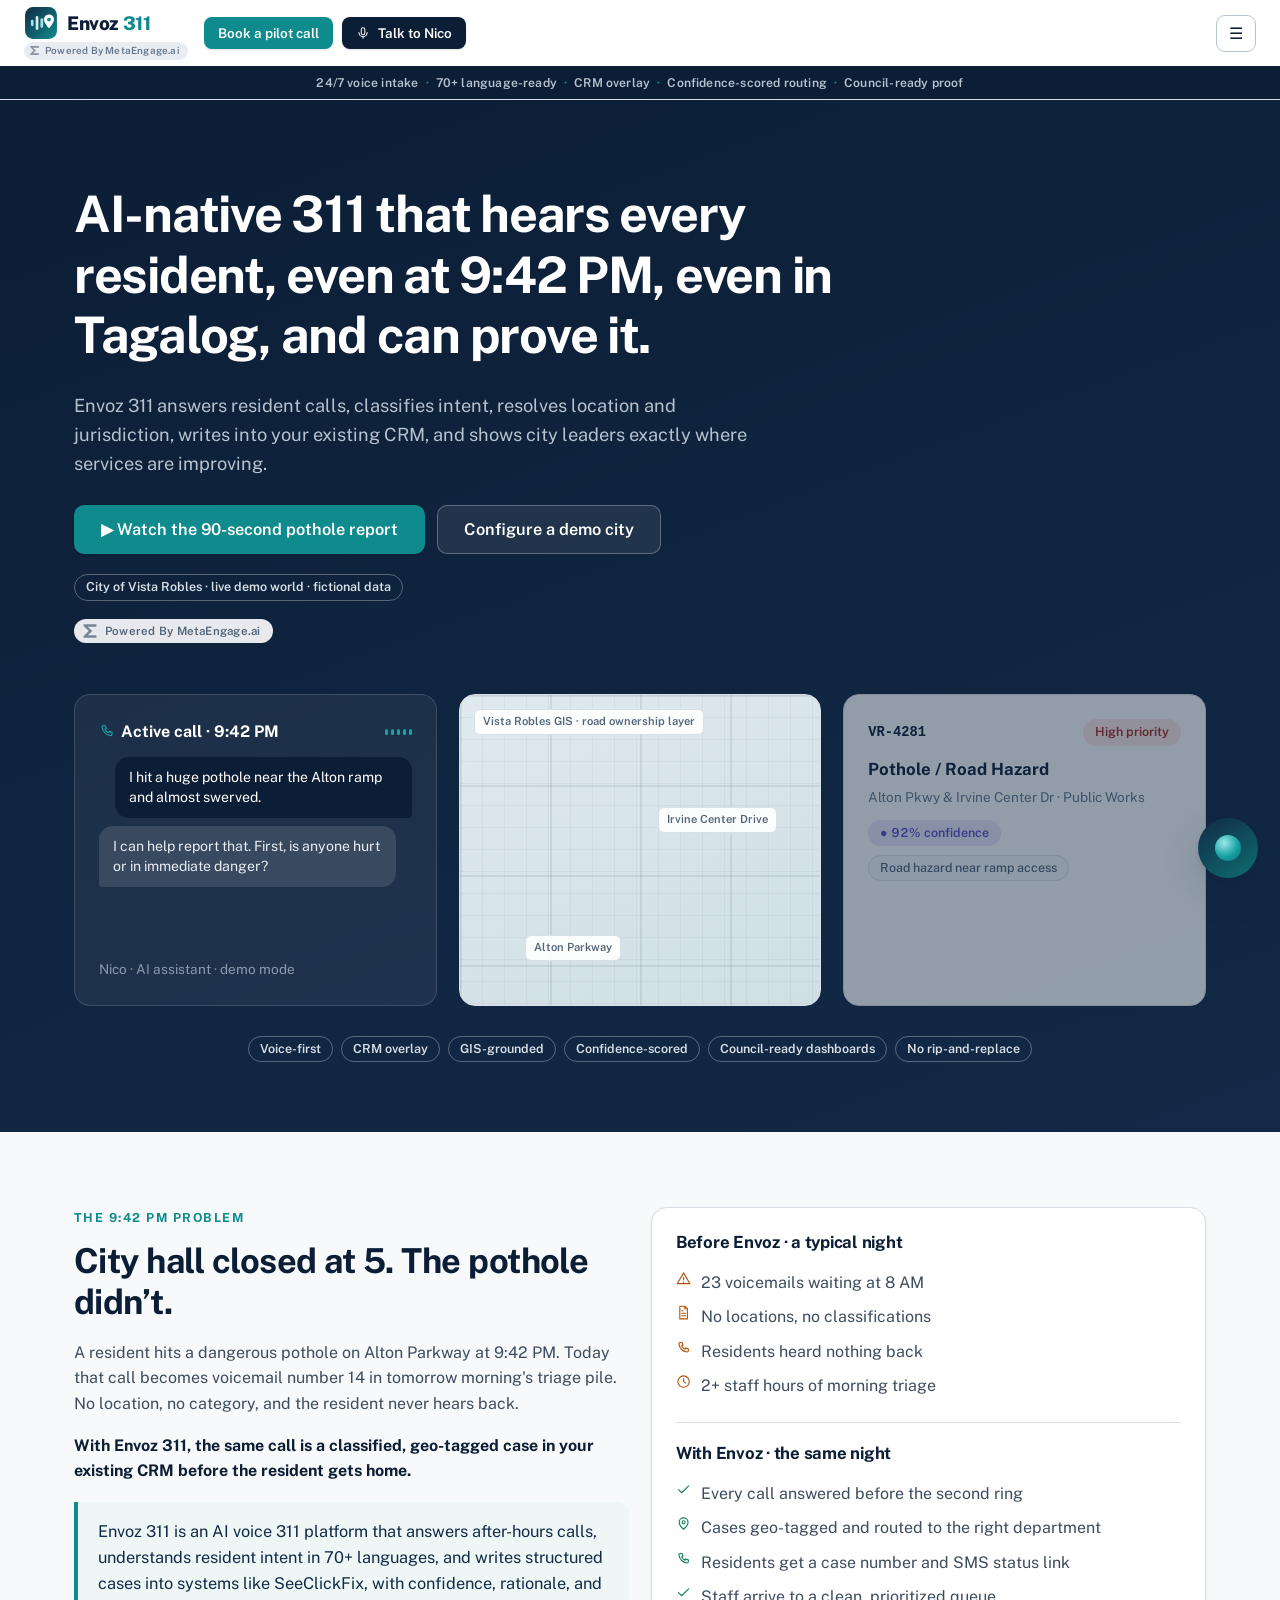
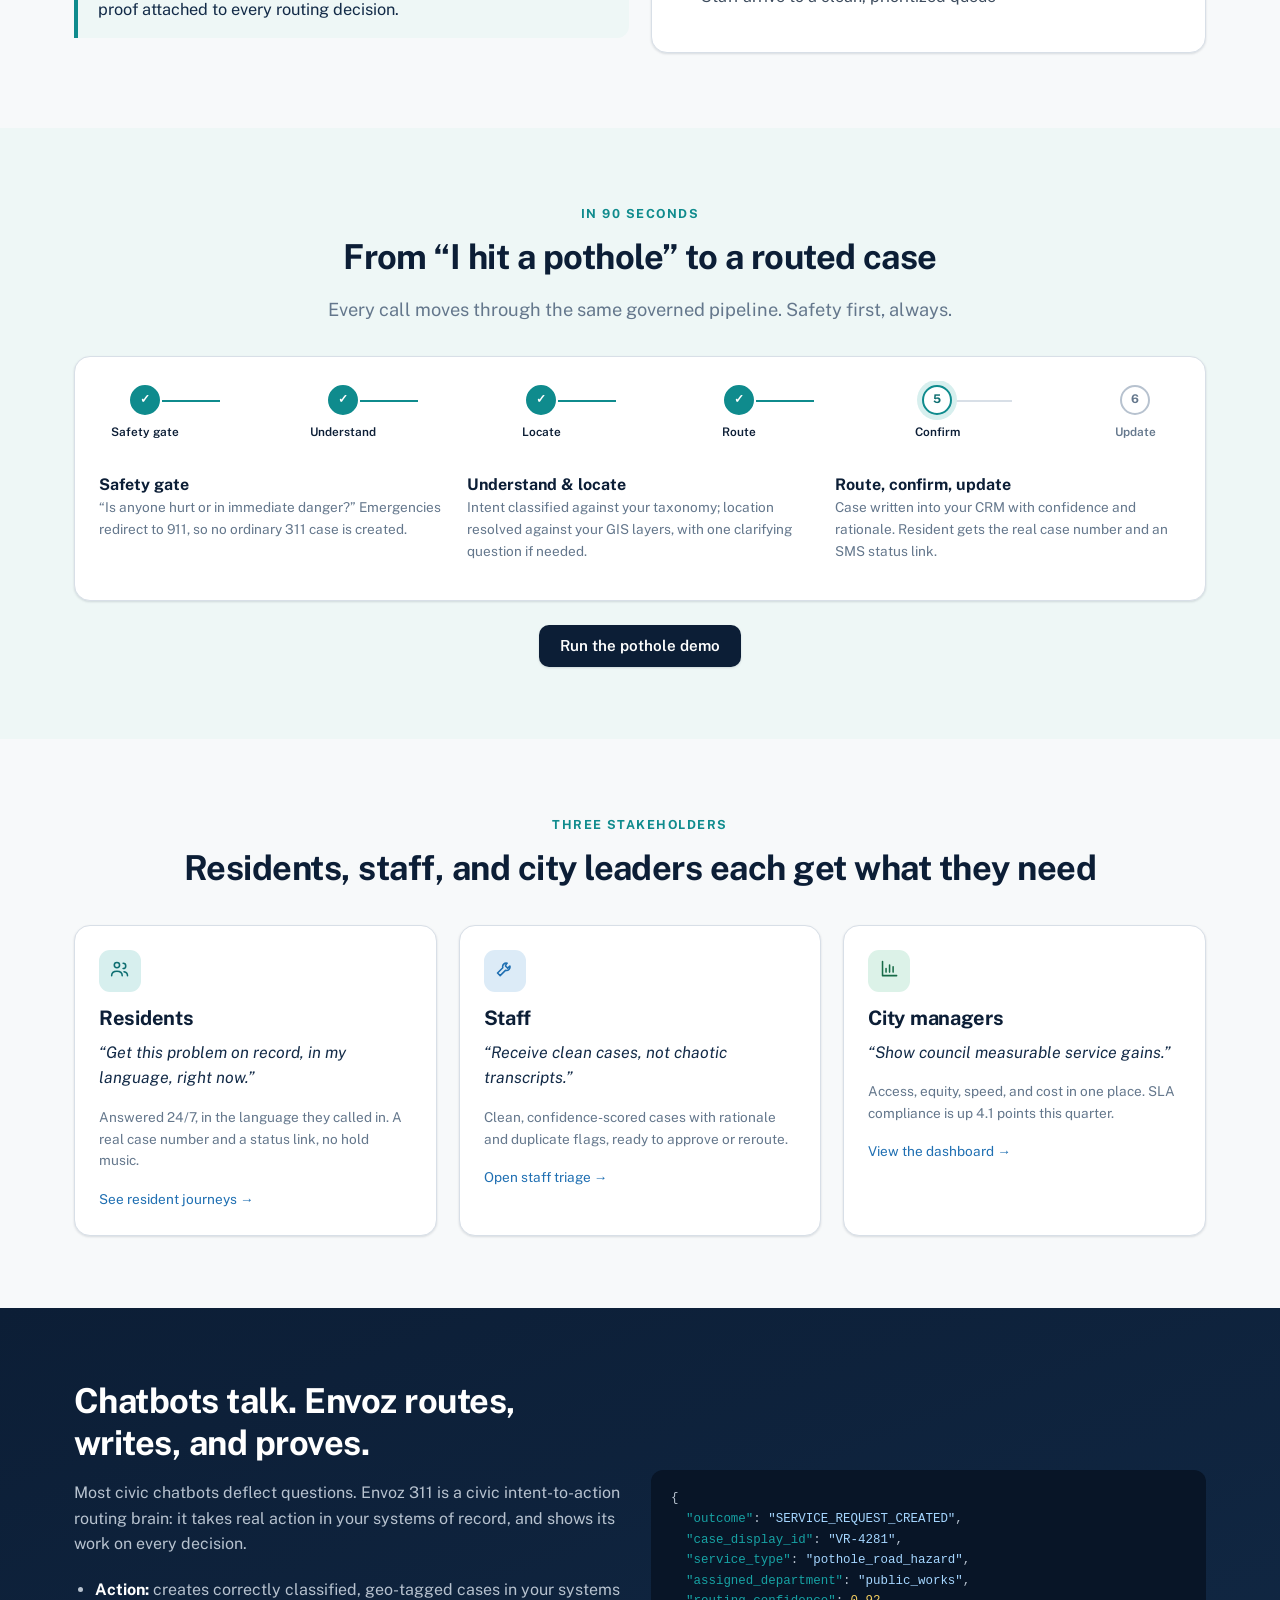
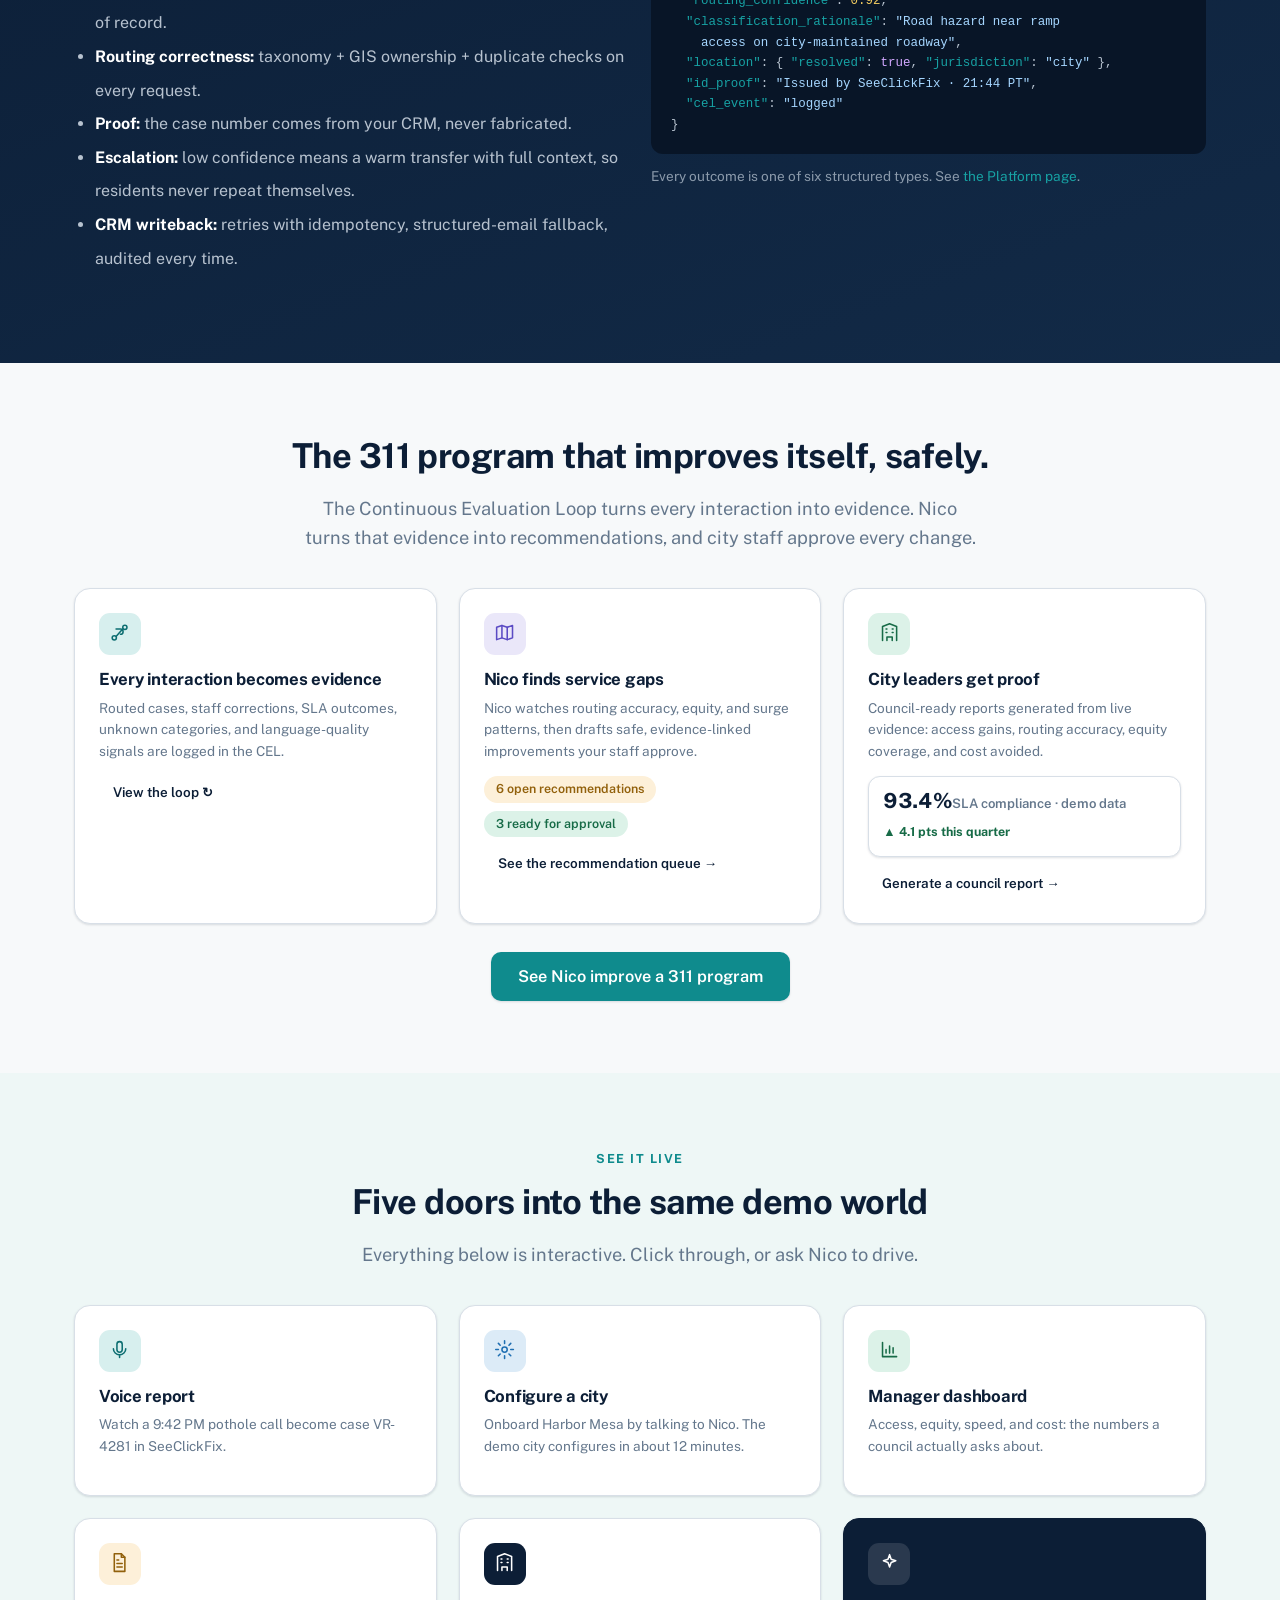
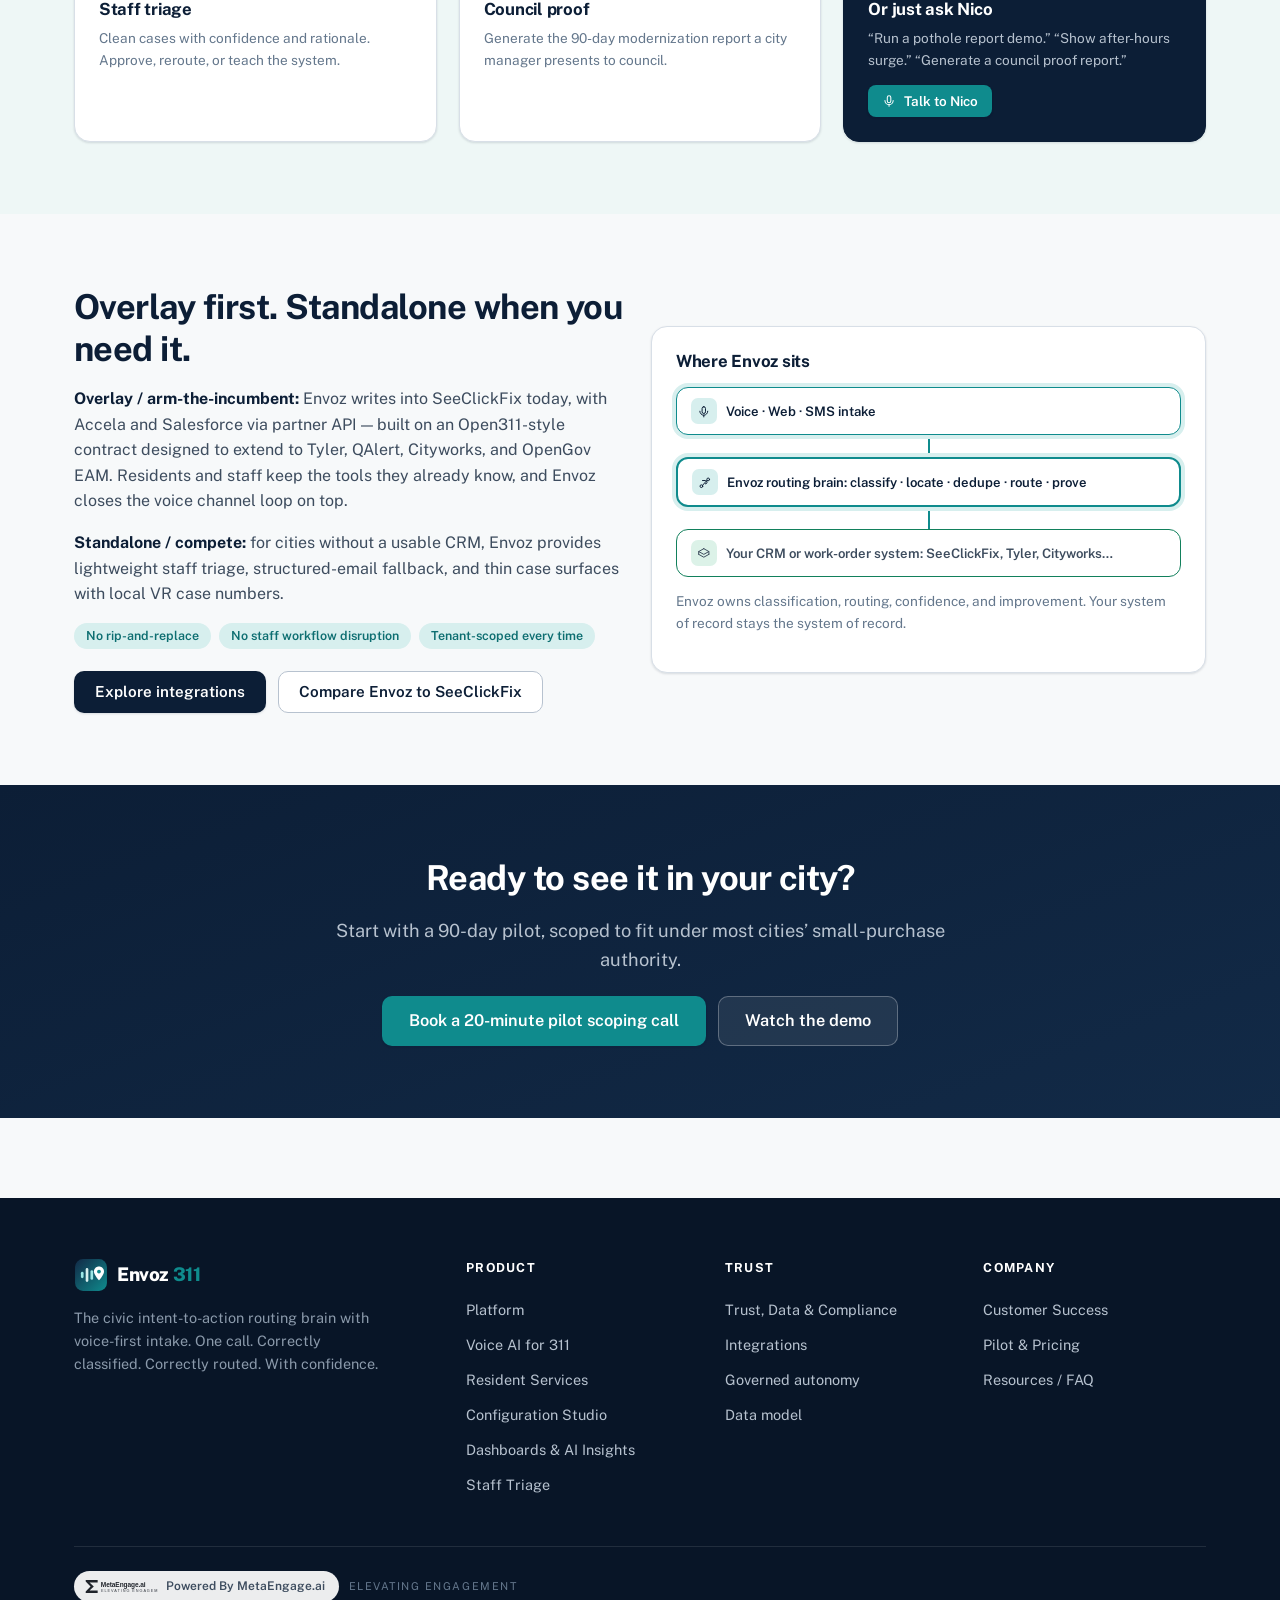
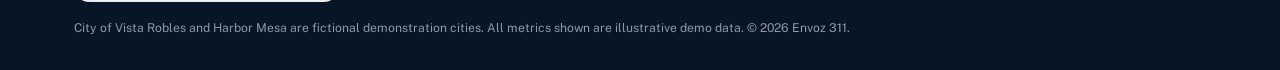
<file: index.html>
<!DOCTYPE html>
<html lang="en">
<head>
<meta charset="UTF-8">
<meta name="viewport" content="width=device-width, initial-scale=1.0">
<title>Envoz 311 — AI-Native 311 Voice Platform for Cities | Voice-to-Outcome 311</title>
<meta name="description" content="Envoz 311 is the AI voice 311 platform for cities: 24/7 multilingual voice intake, confidence-scored routing, CRM overlay for SeeClickFix and Open311 systems, and council-ready dashboards. One call. Correctly classified. Correctly routed. With confidence.">
<link rel="icon" type="image/svg+xml" href="assets/img/envoz-mark.svg">
<link rel="stylesheet" href="assets/css/main.css">
<script type="application/ld+json">
{
  "@context": "https://schema.org",
  "@type": "Organization",
  "name": "Envoz 311",
  "url": "https://envoz311.example.com/",
  "parentOrganization": { "@type": "Organization", "name": "MetaEngage.ai", "slogan": "Elevating Engagement" },
  "description": "Envoz 311 is an AI-native 311 platform for cities, counties, and local governments. Powered By MetaEngage.ai."
}
</script>
<script type="application/ld+json">
{
  "@context": "https://schema.org",
  "@type": "SoftwareApplication",
  "name": "Envoz 311 Platform",
  "applicationCategory": "GovernmentApplication",
  "operatingSystem": "Web",
  "description": "AI voice 311 platform: voice-to-outcome intake, AI-native 311 routing, 311 CRM overlay for SeeClickFix and Open311 systems, multilingual 311 voice, after-hours 311 automation, and city manager 311 dashboards.",
  "offers": { "@type": "Offer", "description": "90-day municipal pilot programs" }
}
</script>
<style>
  .marker-list li { display: flex; align-items: flex-start; gap: 10px; margin-bottom: 4px; }
  .li-ico { flex-shrink: 0; margin-top: 3px; display: inline-flex; font-size: 0.95em; }
  .li-ico.warn { color: var(--amber-600); }
  .li-ico.good { color: var(--green-600); }
  .hero-call-ico { display: inline-flex; vertical-align: -0.12em; margin-right: 6px; color: var(--teal-500); }
</style>
</head>
<body data-page="home" data-marketing="true">
<a class="skip-link" href="#main">Skip to content</a>
<div id="site-header"></div>

<main id="main">

  <!-- ================= HERO ================= -->
  <section class="section-dark grid-texture" style="padding:84px 0 70px;position:relative;overflow:hidden">
    <div class="container">
      <div style="max-width:820px">
        <h1>AI-native 311 that hears every resident, even at 9:42 PM, even in Tagalog, and can prove it.</h1>
        <p class="lede" style="margin-top:16px">Envoz 311 answers resident calls, classifies intent, resolves location and jurisdiction, writes into your existing CRM, and shows city leaders exactly where services are improving.</p>
        <div class="flex flex-wrap" style="margin-top:26px">
          <a class="btn btn-primary btn-lg" href="voice-ai.html?demo=pothole">▶ Watch the 90-second pothole report</a>
          <a class="btn btn-secondary btn-lg" href="configuration-studio.html?flow=harbor-mesa">Configure a demo city</a>
        </div>
        <span class="chip chip-outline on-dark" style="margin-top:20px;display:inline-block">City of Vista Robles · live demo world · fictional data</span>
        <div class="on-dark" style="margin-top:18px">
          <span class="powered-pill powered-pill-lg"><svg viewBox="0 0 100 100" xmlns="http://www.w3.org/2000/svg" aria-hidden="true"><path fill="currentColor" d="M10 8 L90 8 L90 24 L36 24 L64 50 L36 76 L90 76 L90 92 L10 92 L10 82 L42 50 L10 18 Z"/></svg><span>Powered By MetaEngage.ai</span></span>
        </div>
      </div>

      <!-- Split live demo -->
      <div class="grid grid-3 reveal" style="margin-top:48px;align-items:stretch">
        <!-- Left: active call -->
        <div class="card card-flat" style="background:rgba(255,255,255,.06);border-color:rgba(255,255,255,.14);color:var(--slate-300)">
          <div class="flex space-between" style="margin-bottom:12px">
            <strong style="color:#fff"><span class="hero-call-ico" data-icon="phone"></span>Active call · 9:42 PM</strong>
            <span class="nico-waveform speaking" aria-hidden="true"><span></span><span></span><span></span><span></span><span></span></span>
          </div>
          <div id="hero-call" style="display:flex;flex-direction:column;gap:8px;min-height:190px" aria-live="polite"></div>
          <div class="small" style="margin-top:12px;color:var(--slate-400)">Nico · AI assistant · demo mode</div>
        </div>
        <!-- Center: map -->
        <div class="map-panel" style="min-height:280px">
          <div class="map-grid" aria-hidden="true"></div>
          <div class="map-label" style="top:14px;left:14px">Vista Robles GIS · road ownership layer</div>
          <div class="map-label" style="bottom:44px;left:18%">Alton Parkway</div>
          <div class="map-label" style="top:36%;right:12%">Irvine Center Drive</div>
          <div id="hero-pin" class="map-pin" style="left:52%;top:56%;visibility:hidden"><span class="pin-head"></span></div>
          <div id="hero-pin-label" class="map-label" style="left:38%;top:62%;visibility:hidden;font-weight:700;color:var(--teal-700)">📍 Resolved · city-maintained</div>
        </div>
        <!-- Right: case card -->
        <div class="card" id="hero-case" style="opacity:.55;transition:opacity .5s">
          <div class="flex space-between">
            <strong class="mono" style="color:var(--navy-900)">VR-4281</strong>
            <span class="chip chip-red">High priority</span>
          </div>
          <p class="card-title" style="margin:10px 0 4px;font-weight:700;font-size:1.05rem;color:var(--ink)">Pothole / Road Hazard</p>
          <div class="small" style="color:var(--muted)">Alton Pkwy &amp; Irvine Center Dr · Public Works</div>
          <div class="chip-row" style="margin:12px 0">
            <span class="chip chip-confidence">● 92% confidence</span>
            <span class="chip chip-rationale">Road hazard near ramp access</span>
          </div>
          <div id="hero-proof" style="visibility:hidden"><div class="proof-strip"><span class="proof-icon" data-icon="check"></span>Case number issued by SeeClickFix at 9:44 PM</div></div>
        </div>
      </div>

      <!-- Credibility chips -->
      <div class="chip-row reveal" style="margin-top:30px;justify-content:center">
        <span class="chip chip-outline on-dark">Voice-first</span>
        <span class="chip chip-outline on-dark">CRM overlay</span>
        <span class="chip chip-outline on-dark">GIS-grounded</span>
        <span class="chip chip-outline on-dark">Confidence-scored</span>
        <span class="chip chip-outline on-dark">Council-ready dashboards</span>
        <span class="chip chip-outline on-dark">No rip-and-replace</span>
      </div>
    </div>
  </section>

  <!-- ================= 9:42 PM PROBLEM ================= -->
  <section class="section" id="problem">
    <div class="container grid grid-2" style="align-items:center">
      <div class="reveal">
        <span class="eyebrow">The 9:42 PM problem</span>
        <h2>City hall closed at 5. The pothole didn’t.</h2>
        <p>A resident hits a dangerous pothole on Alton Parkway at 9:42 PM. Today that call becomes voicemail number 14 in tomorrow morning's triage pile. No location, no category, and the resident never hears back.</p>
        <p><strong>With Envoz 311, the same call is a classified, geo-tagged case in your existing CRM before the resident gets home.</strong></p>
        <div class="answer-block">Envoz 311 is an AI voice 311 platform that answers after-hours calls, understands resident intent in 70+ languages, and writes structured cases into systems like SeeClickFix, with confidence, rationale, and proof attached to every routing decision.</div>
      </div>
      <div class="card reveal">
        <h3 style="font-size:1.05rem">Before Envoz · a typical night</h3>
        <ul class="marker-list" style="line-height:1.9;list-style:none;padding-left:0">
          <li><span class="li-ico warn" data-icon="warning"></span>23 voicemails waiting at 8 AM</li>
          <li><span class="li-ico warn" data-icon="doc"></span>No locations, no classifications</li>
          <li><span class="li-ico warn" data-icon="phone"></span>Residents heard nothing back</li>
          <li><span class="li-ico warn" data-icon="clock"></span>2+ staff hours of morning triage</li>
        </ul>
        <hr class="divider">
        <h3 style="font-size:1.05rem">With Envoz · the same night</h3>
        <ul class="marker-list" style="line-height:1.9;list-style:none;padding-left:0">
          <li><span class="li-ico good" data-icon="check"></span>Every call answered before the second ring</li>
          <li><span class="li-ico good" data-icon="pin"></span>Cases geo-tagged and routed to the right department</li>
          <li><span class="li-ico good" data-icon="phone"></span>Residents get a case number and SMS status link</li>
          <li><span class="li-ico good" data-icon="check"></span>Staff arrive to a clean, prioritized queue</li>
        </ul>
      </div>
    </div>
  </section>

  <!-- ================= 90 SECONDS ================= -->
  <section class="section section-aqua" id="ninety-seconds">
    <div class="container">
      <div class="center reveal">
        <span class="eyebrow">In 90 seconds</span>
        <h2>From “I hit a pothole” to a routed case</h2>
        <p class="lede">Every call moves through the same governed pipeline. Safety first, always.</p>
      </div>
      <div class="card reveal" style="margin-top:32px;overflow-x:auto">
        <div class="stepper" id="home-stepper" style="justify-content:space-between">
          <div class="step done"><span class="step-dot">✓</span><span class="step-label">Safety gate</span></div>
          <div class="step done"><span class="step-dot">✓</span><span class="step-label">Understand</span></div>
          <div class="step done"><span class="step-dot">✓</span><span class="step-label">Locate</span></div>
          <div class="step done"><span class="step-dot">✓</span><span class="step-label">Route</span></div>
          <div class="step active"><span class="step-dot">5</span><span class="step-label">Confirm</span></div>
          <div class="step"><span class="step-dot">6</span><span class="step-label">Update</span></div>
        </div>
        <div class="grid grid-3" style="margin-top:26px">
          <div><strong>Safety gate</strong><p class="small" style="color:var(--muted)">“Is anyone hurt or in immediate danger?” Emergencies redirect to 911, so no ordinary 311 case is created.</p></div>
          <div><strong>Understand &amp; locate</strong><p class="small" style="color:var(--muted)">Intent classified against your taxonomy; location resolved against your GIS layers, with one clarifying question if needed.</p></div>
          <div><strong>Route, confirm, update</strong><p class="small" style="color:var(--muted)">Case written into your CRM with confidence and rationale. Resident gets the real case number and an SMS status link.</p></div>
        </div>
      </div>
      <div class="center reveal" style="margin-top:24px">
        <a class="btn btn-navy" href="voice-ai.html?demo=pothole">Run the pothole demo</a>
      </div>
    </div>
  </section>

  <!-- ================= THREE STAKEHOLDERS ================= -->
  <section class="section" id="stakeholders">
    <div class="container">
      <div class="center reveal">
        <span class="eyebrow">Three stakeholders</span>
        <h2>Residents, staff, and city leaders each get what they need</h2>
      </div>
      <div class="grid grid-3" style="margin-top:36px">
        <div class="card card-hover reveal">
          <span class="icon-tile"><span class="i-tile-ico" data-icon="users"></span></span>
          <h3>Residents</h3>
          <p style="font-style:italic;color:var(--navy-800)">“Get this problem on record, in my language, right now.”</p>
          <p class="small" style="color:var(--muted)">Answered 24/7, in the language they called in. A real case number and a status link, no hold music.</p>
          <a href="voice-ai.html" class="small">See resident journeys →</a>
        </div>
        <div class="card card-hover reveal">
          <span class="icon-tile ocean"><span class="i-tile-ico" data-icon="wrench"></span></span>
          <h3>Staff</h3>
          <p style="font-style:italic;color:var(--navy-800)">“Receive clean cases, not chaotic transcripts.”</p>
          <p class="small" style="color:var(--muted)">Clean, confidence-scored cases with rationale and duplicate flags, ready to approve or reroute.</p>
          <a href="staff-triage.html" class="small">Open staff triage →</a>
        </div>
        <div class="card card-hover reveal">
          <span class="icon-tile green"><span class="i-tile-ico" data-icon="chart"></span></span>
          <h3>City managers</h3>
          <p style="font-style:italic;color:var(--navy-800)">“Show council measurable service gains.”</p>
          <p class="small" style="color:var(--muted)">Access, equity, speed, and cost in one place. SLA compliance is up 4.1 points this quarter.</p>
          <a href="dashboards.html" class="small">View the dashboard →</a>
        </div>
      </div>
    </div>
  </section>

  <!-- ================= NOT ANOTHER CHATBOT ================= -->
  <section class="section section-dark grid-texture" id="not-a-chatbot">
    <div class="container grid grid-2" style="align-items:center">
      <div class="reveal">
        <h2>Chatbots talk. Envoz routes, writes, and proves.</h2>
        <p>Most civic chatbots deflect questions. Envoz 311 is a civic intent-to-action routing brain: it takes real action in your systems of record, and shows its work on every decision.</p>
        <ul style="line-height:2.1">
          <li><strong>Action:</strong> creates correctly classified, geo-tagged cases in your systems of record.</li>
          <li><strong>Routing correctness:</strong> taxonomy + GIS ownership + duplicate checks on every request.</li>
          <li><strong>Proof:</strong> the case number comes from your CRM, never fabricated.</li>
          <li><strong>Escalation:</strong> low confidence means a warm transfer with full context, so residents never repeat themselves.</li>
          <li><strong>CRM writeback:</strong> retries with idempotency, structured-email fallback, audited every time.</li>
        </ul>
      </div>
      <div class="reveal">
        <div class="json-card" aria-label="Sample structured output">{
  <span class="k">"outcome"</span>: <span class="s">"SERVICE_REQUEST_CREATED"</span>,
  <span class="k">"case_display_id"</span>: <span class="s">"VR-4281"</span>,
  <span class="k">"service_type"</span>: <span class="s">"pothole_road_hazard"</span>,
  <span class="k">"assigned_department"</span>: <span class="s">"public_works"</span>,
  <span class="k">"routing_confidence"</span>: <span class="n">0.92</span>,
  <span class="k">"classification_rationale"</span>: <span class="s">"Road hazard near ramp
    access on city-maintained roadway"</span>,
  <span class="k">"location"</span>: { <span class="k">"resolved"</span>: <span class="b">true</span>, <span class="k">"jurisdiction"</span>: <span class="s">"city"</span> },
  <span class="k">"id_proof"</span>: <span class="s">"Issued by SeeClickFix · 21:44 PT"</span>,
  <span class="k">"cel_event"</span>: <span class="s">"logged"</span>
}</div>
        <p class="small" style="margin-top:12px;color:var(--slate-400)">Every outcome is one of six structured types. See <a href="platform.html" style="color:var(--teal-500)">the Platform page</a>.</p>
      </div>
    </div>
  </section>

  <!-- ================= IMPROVES EVERY WEEK ================= -->
  <section class="section" id="improvement-loop">
    <div class="container">
      <div class="center reveal">
        <h2>The 311 program that improves itself, safely.</h2>
        <p class="lede">The Continuous Evaluation Loop turns every interaction into evidence. Nico turns that evidence into recommendations, and city staff approve every change.</p>
      </div>
      <div class="grid grid-3" style="margin-top:36px">
        <div class="card card-hover reveal">
          <span class="icon-tile"><span class="i-tile-ico" data-icon="route"></span></span>
          <h3 style="font-size:1.05rem">Every interaction becomes evidence</h3>
          <p class="small" style="color:var(--muted)">Routed cases, staff corrections, SLA outcomes, unknown categories, and language-quality signals are logged in the CEL.</p>
          <button class="btn btn-ghost btn-sm" type="button" onclick="Envoz.openLoopModal()">View the loop ↻</button>
        </div>
        <div class="card card-hover reveal">
          <span class="icon-tile purple"><span class="i-tile-ico" data-icon="map"></span></span>
          <h3 style="font-size:1.05rem">Nico finds service gaps</h3>
          <p class="small" style="color:var(--muted)">Nico watches routing accuracy, equity, and surge patterns, then drafts safe, evidence-linked improvements your staff approve.</p>
          <div class="chip-row" style="margin:10px 0">
            <span class="chip chip-amber">6 open recommendations</span>
            <span class="chip chip-green">3 ready for approval</span>
          </div>
          <a class="btn btn-ghost btn-sm" href="dashboards.html?tab=agent">See the recommendation queue →</a>
        </div>
        <div class="card card-hover reveal">
          <span class="icon-tile green"><span class="i-tile-ico" data-icon="building"></span></span>
          <h3 style="font-size:1.05rem">City leaders get proof</h3>
          <p class="small" style="color:var(--muted)">Council-ready reports generated from live evidence: access gains, routing accuracy, equity coverage, and cost avoided.</p>
          <div class="kpi" style="padding:12px 14px;margin:10px 0"><span class="kpi-value" style="font-size:1.3rem">93.4%</span><span class="kpi-label">SLA compliance · demo data</span><span class="kpi-delta up">▲ 4.1 pts this quarter</span></div>
          <a class="btn btn-ghost btn-sm" href="dashboards.html?tab=council&generate=1">Generate a council report →</a>
        </div>
      </div>
      <div class="center reveal" style="margin-top:28px">
        <a class="btn btn-primary btn-lg" href="dashboards.html?tab=agent">See Nico improve a 311 program</a>
      </div>
    </div>
  </section>

  <!-- ================= SEE IT IN ACTION ================= -->
  <section class="section section-aqua" id="in-action">
    <div class="container">
      <div class="center reveal">
        <span class="eyebrow">See it live</span>
        <h2>Five doors into the same demo world</h2>
        <p class="lede">Everything below is interactive. Click through, or ask Nico to drive.</p>
      </div>
      <div class="grid grid-3" style="margin-top:36px">
        <a class="card card-hover reveal" href="voice-ai.html?demo=pothole" style="text-decoration:none;color:inherit">
          <span class="icon-tile"><span class="i-tile-ico" data-icon="mic"></span></span><h3 style="font-size:1.05rem">Voice report</h3>
          <p class="small" style="color:var(--muted)">Watch a 9:42 PM pothole call become case VR-4281 in SeeClickFix.</p>
        </a>
        <a class="card card-hover reveal" href="configuration-studio.html?flow=harbor-mesa" style="text-decoration:none;color:inherit">
          <span class="icon-tile ocean"><span class="i-tile-ico" data-icon="gear"></span></span><h3 style="font-size:1.05rem">Configure a city</h3>
          <p class="small" style="color:var(--muted)">Onboard Harbor Mesa by talking to Nico. The demo city configures in about 12 minutes.</p>
        </a>
        <a class="card card-hover reveal" href="dashboards.html" style="text-decoration:none;color:inherit">
          <span class="icon-tile green"><span class="i-tile-ico" data-icon="chart"></span></span><h3 style="font-size:1.05rem">Manager dashboard</h3>
          <p class="small" style="color:var(--muted)">Access, equity, speed, and cost: the numbers a council actually asks about.</p>
        </a>
        <a class="card card-hover reveal" href="staff-triage.html" style="text-decoration:none;color:inherit">
          <span class="icon-tile amber"><span class="i-tile-ico" data-icon="doc"></span></span><h3 style="font-size:1.05rem">Staff triage</h3>
          <p class="small" style="color:var(--muted)">Clean cases with confidence and rationale. Approve, reroute, or teach the system.</p>
        </a>
        <a class="card card-hover reveal" href="dashboards.html?tab=council&generate=1" style="text-decoration:none;color:inherit">
          <span class="icon-tile navy"><span class="i-tile-ico" data-icon="building"></span></span><h3 style="font-size:1.05rem">Council proof</h3>
          <p class="small" style="color:var(--muted)">Generate the 90-day modernization report a city manager presents to council.</p>
        </a>
        <div class="card reveal" style="background:var(--navy-900);color:var(--slate-300);border-color:var(--navy-900)">
          <span class="icon-tile" style="background:rgba(255,255,255,.12);color:#fff"><span class="i-tile-ico" data-icon="sparkle"></span></span>
          <h3 style="color:#fff;font-size:1.05rem">Or just ask Nico</h3>
          <p class="small">“Run a pothole report demo.” “Show after-hours surge.” “Generate a council proof report.”</p>
          <button class="btn btn-primary btn-sm" type="button" data-nico-open><span data-icon="mic"></span> Talk to Nico</button>
        </div>
      </div>
    </div>
  </section>

  <!-- ================= NOT ANOTHER CRM ================= -->
  <section class="section" id="overlay-first">
    <div class="container grid grid-2" style="align-items:center">
      <div class="reveal">
        <h2>Overlay first. Standalone when you need it.</h2>
        <p><strong>Overlay / arm-the-incumbent:</strong> Envoz writes into SeeClickFix today, with Accela and Salesforce via partner API — built on an Open311-style contract designed to extend to Tyler, QAlert, Cityworks, and OpenGov EAM. Residents and staff keep the tools they already know, and Envoz closes the voice channel loop on top.</p>
        <p><strong>Standalone / compete:</strong> for cities without a usable CRM, Envoz provides lightweight staff triage, structured-email fallback, and thin case surfaces with local VR case numbers.</p>
        <div class="chip-row" style="margin-top:14px">
          <span class="chip chip-teal">No rip-and-replace</span>
          <span class="chip chip-teal">No staff workflow disruption</span>
          <span class="chip chip-teal">Tenant-scoped every time</span>
        </div>
        <div style="margin-top:22px" class="flex flex-wrap">
          <a class="btn btn-navy" href="integrations.html">Explore integrations</a>
          <button class="btn btn-secondary" type="button" onclick="Envoz.openCompareModal()">Compare Envoz to SeeClickFix</button>
        </div>
      </div>
      <div class="card reveal">
        <h3 style="margin-bottom:16px;font-size:1.05rem">Where Envoz sits</h3>
        <div class="wf-node lit"><span class="wf-icon" data-icon="mic"></span>Voice · Web · SMS intake</div>
        <div class="wf-connector lit"></div>
        <div class="wf-node lit" style="border-width:2px"><span class="wf-icon" data-icon="route"></span>Envoz routing brain: classify · locate · dedupe · route · prove</div>
        <div class="wf-connector lit"></div>
        <div class="wf-node done"><span class="wf-icon" data-icon="layers"></span>Your CRM or work-order system: SeeClickFix, Tyler, Cityworks…</div>
        <p class="small" style="color:var(--muted);margin-top:14px">Envoz owns classification, routing, confidence, and improvement. Your system of record stays the system of record.</p>
      </div>
    </div>
  </section>

</main>

<div id="site-footer"></div>
<script src="assets/js/data.js"></script>
<script src="assets/js/shared.js"></script>
<script src="assets/js/pages/home.js"></script>
</body>
</html>
</file>
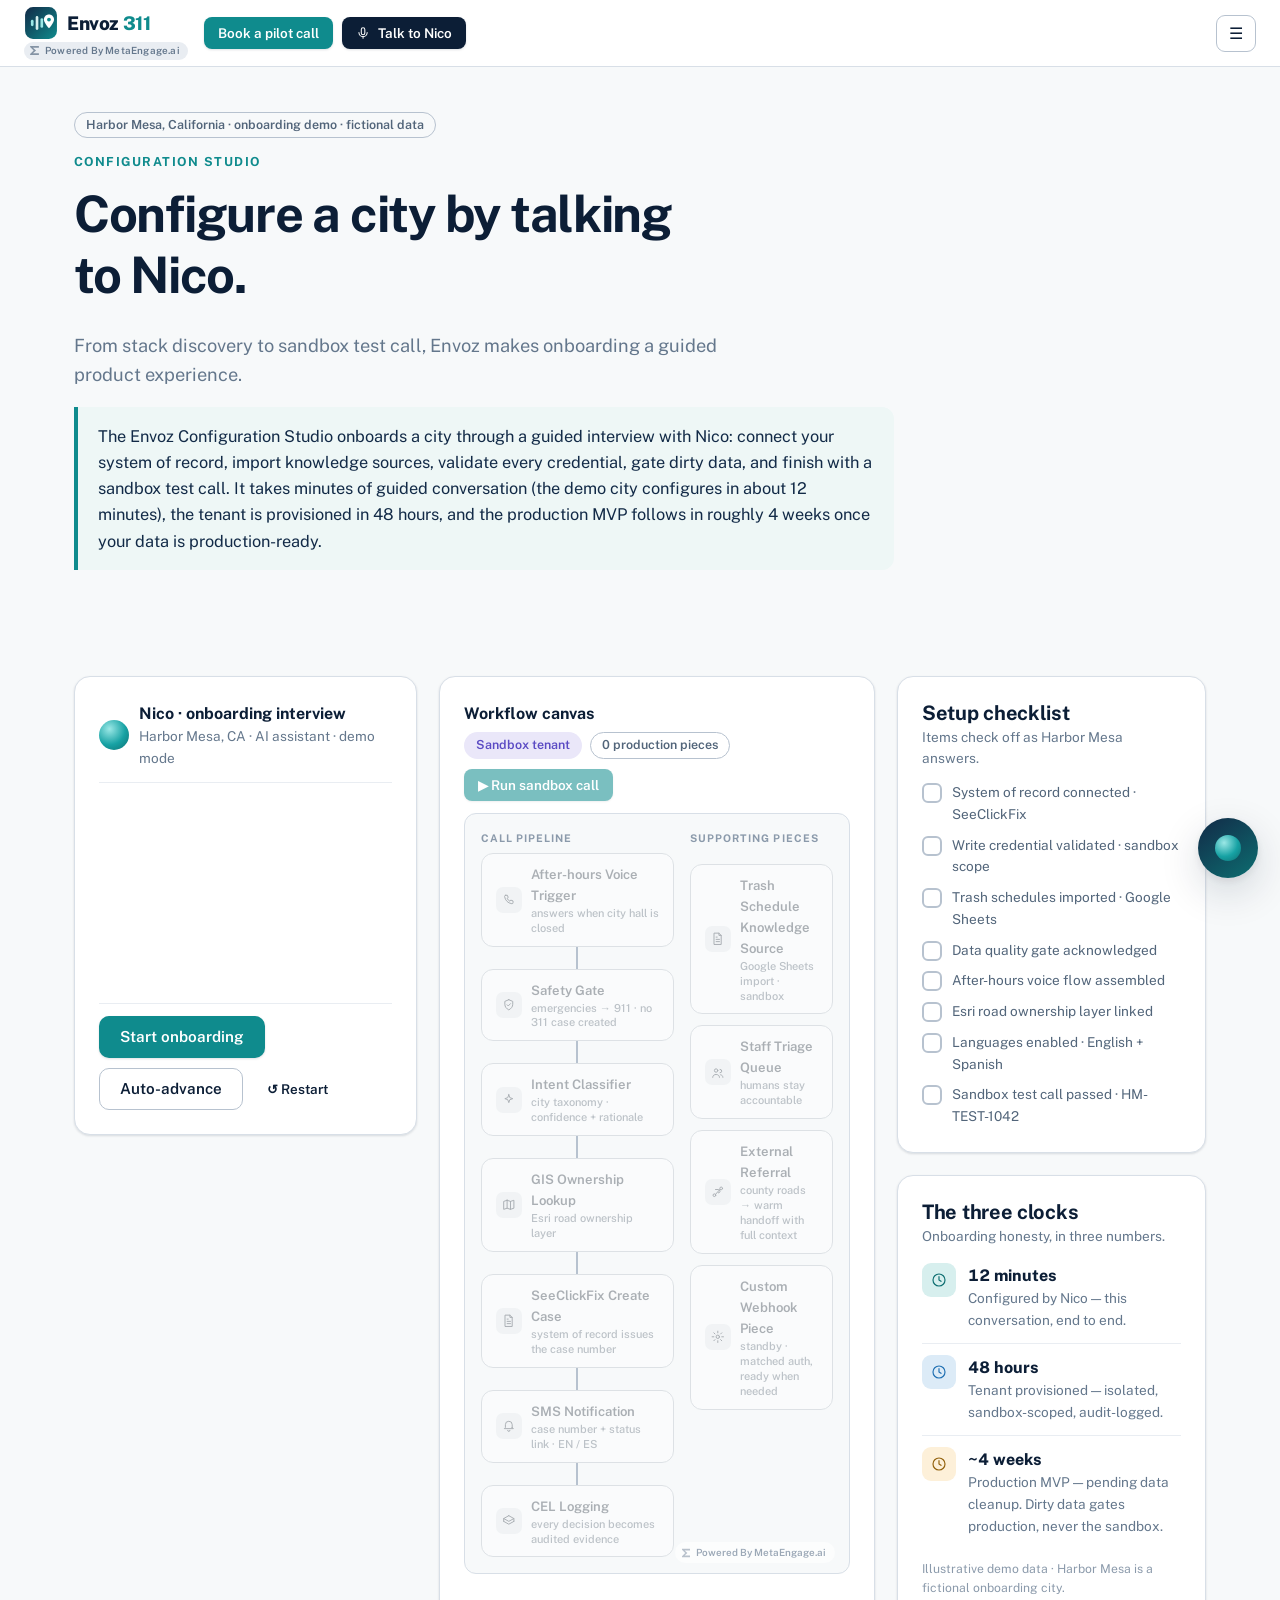
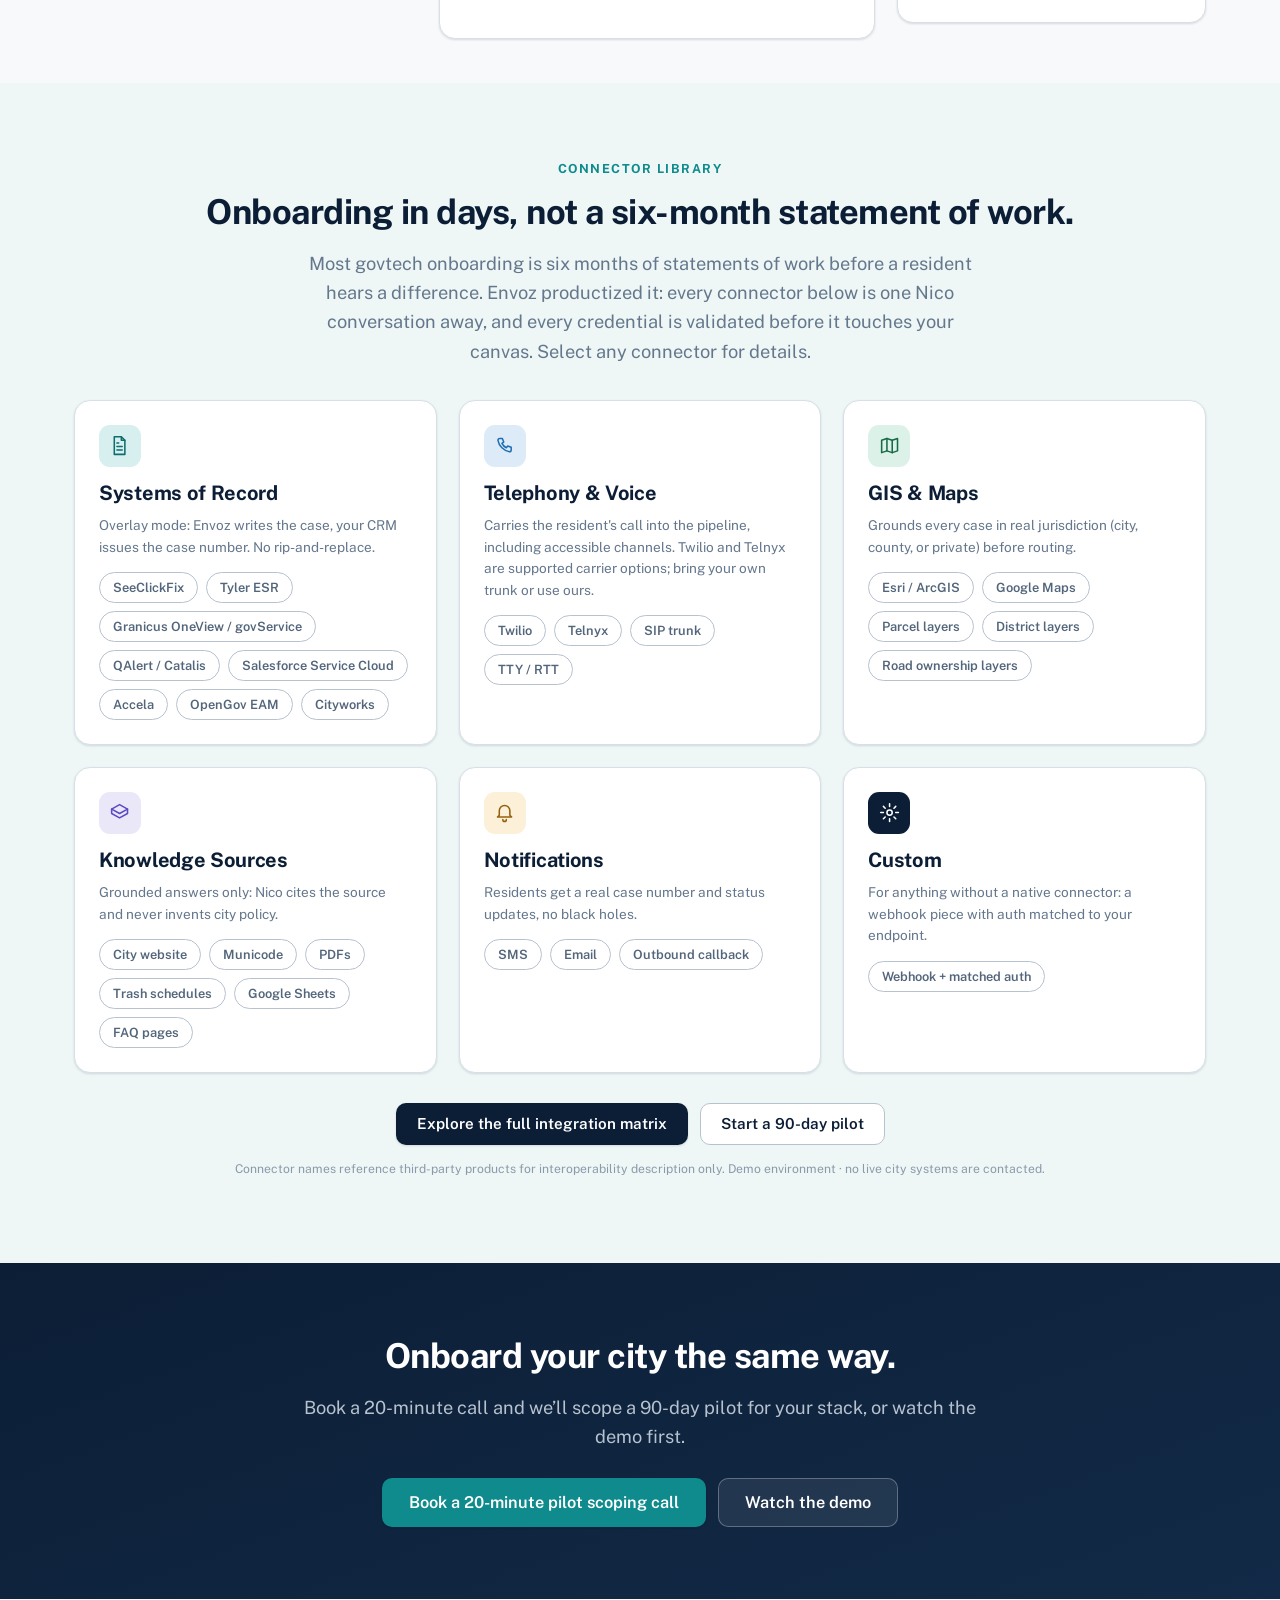
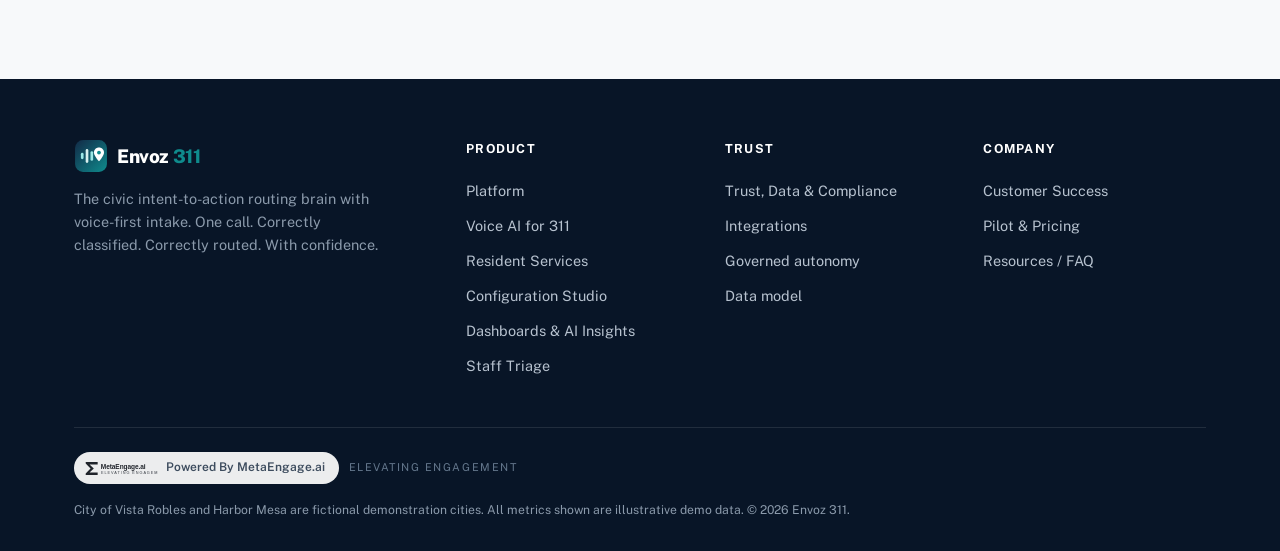
<file: configuration-studio.html>
<!DOCTYPE html>
<html lang="en">
<head>
<meta charset="UTF-8">
<meta name="viewport" content="width=device-width, initial-scale=1.0">
<title>Configuration Studio — Configure a City by Talking to Nico | Envoz 311</title>
<meta name="description" content="Onboard a city's 311 in a guided conversation with Nico: connect SeeClickFix, import trash schedules, validate credentials, gate dirty data, and run a sandbox test call. Minutes of guided conversation (the demo city configures in about 12 minutes), tenant provisioned in 48 hours, production MVP in about 4 weeks.">
<link rel="icon" type="image/svg+xml" href="assets/img/envoz-mark.svg">
<link rel="stylesheet" href="assets/css/main.css">
<script type="application/ld+json">
{
  "@context": "https://schema.org",
  "@type": "BreadcrumbList",
  "itemListElement": [
    { "@type": "ListItem", "position": 1, "name": "Home", "item": "https://envoz311.example.com/index.html" },
    { "@type": "ListItem", "position": 2, "name": "Configuration Studio", "item": "https://envoz311.example.com/configuration-studio.html" }
  ]
}
</script>
<style>
/* ---- Configuration Studio page-only styles ---- */
.studio-grid { display: grid; grid-template-columns: 1.02fr 1.3fr 0.92fr; gap: 22px; align-items: start; }
@media (max-width: 1120px) { .studio-grid { grid-template-columns: 1fr 1fr; } .studio-col-right { grid-column: 1 / -1; } }
@media (max-width: 760px) { .studio-grid { grid-template-columns: 1fr; } }

.convo-card { display: flex; flex-direction: column; }
.convo-head { display: flex; align-items: center; gap: 10px; padding-bottom: 12px; border-bottom: 1px solid var(--line-soft); }
.convo-head .orb {
  width: 30px; height: 30px; border-radius: 50%; flex-shrink: 0;
  background: radial-gradient(circle at 35% 30%, #9be8e6, var(--teal-500) 55%, var(--teal-700));
  animation: orbPulse 2.6s ease-in-out infinite;
}
.convo-transcript {
  display: flex; flex-direction: column; gap: 10px;
  min-height: 220px; max-height: 480px; overflow-y: auto;
  padding: 14px 2px; scrollbar-width: thin;
}
.convo-controls { display: flex; gap: 10px; flex-wrap: wrap; align-items: center; padding-top: 12px; border-top: 1px solid var(--line-soft); }
.convo-controls .btn[aria-pressed="true"] { background: var(--navy-900); color: #fff; }

.event-card {
  background: var(--offwhite); border: 1px solid var(--line); border-radius: 12px;
  padding: 12px; display: flex; flex-direction: column; gap: 10px;
  animation: bubbleIn 0.25s ease both; max-width: 96%;
}
.event-card p { margin: 0; }

.wf-canvas-card { position: relative; padding-bottom: 34px; }
.canvas-chrome { display: flex; align-items: center; justify-content: space-between; gap: 10px; flex-wrap: wrap; margin-bottom: 12px; }
.wf-canvas {
  position: relative; display: grid; grid-template-columns: 1.35fr 1fr; gap: 16px;
  background: var(--offwhite); border: 1px solid var(--line); border-radius: 12px; padding: 16px;
}
@media (max-width: 560px) { .wf-canvas { grid-template-columns: 1fr; } }
.wf-lane { display: flex; flex-direction: column; min-width: 0; }
.wf-lane-side { gap: 11px; }
.lane-label {
  font-size: 0.66rem; font-weight: 700; letter-spacing: 0.1em; text-transform: uppercase;
  color: var(--slate-400); margin-bottom: 6px;
}
.wf-node.dim { opacity: 0.42; filter: grayscale(0.4); }
.wf-sub { display: block; font-weight: 500; font-size: 0.69rem; color: var(--muted); line-height: 1.35; }
.wf-node.lit .wf-sub, .wf-node.done .wf-sub { color: var(--slate-500); }
@keyframes runPulse { from { box-shadow: 0 0 0 0 rgba(15, 139, 141, 0.5); } to { box-shadow: 0 0 0 14px rgba(15, 139, 141, 0); } }
.wf-node.run-hot { animation: runPulse 0.6s ease both; }
.run-status { min-height: 1.4em; margin-top: 10px; color: var(--teal-700); font-weight: 600; }

.sandbox-result {
  margin-top: 14px; background: var(--surface); border: 1px solid var(--line);
  border-radius: 12px; padding: 16px; animation: bubbleIn 0.3s ease both;
}

.ck-list { list-style: none; padding: 0; margin: 12px 0 0; display: flex; flex-direction: column; gap: 9px; }
.ck-item { display: flex; gap: 10px; align-items: flex-start; font-size: 0.85rem; color: var(--slate-600); transition: color 0.25s; }
.ck-box {
  width: 20px; height: 20px; border-radius: 6px; border: 2px solid var(--slate-300);
  flex-shrink: 0; display: flex; align-items: center; justify-content: center;
  font-size: 0.68rem; font-weight: 800; color: transparent; background: var(--surface);
  transition: all 0.25s; margin-top: 1px;
}
.ck-item.done { color: var(--navy-900); font-weight: 600; }
.ck-item.done .ck-box { background: var(--green-600); border-color: var(--green-600); color: #fff; }

.clock-row { display: flex; gap: 12px; align-items: flex-start; padding: 11px 0; border-bottom: 1px solid var(--line-soft); }
.clock-row:last-of-type { border-bottom: none; }
.clock-ico {
  width: 34px; height: 34px; border-radius: 9px; flex-shrink: 0;
  display: flex; align-items: center; justify-content: center;
  background: var(--teal-100); color: var(--teal-700); font-size: 1rem;
}
.clock-val { font-weight: 750; color: var(--navy-900); font-variant-numeric: tabular-nums; }

.conn-btn {
  appearance: none; font-family: var(--font); font-size: 0.8rem; font-weight: 600;
  padding: 7px 13px; border-radius: 999px; cursor: pointer;
  background: var(--surface); color: var(--slate-600); border: 1px solid var(--slate-300);
  transition: all 0.15s;
}
.conn-btn:hover { border-color: var(--teal-600); color: var(--teal-700); background: var(--aqua-50); }
</style>
</head>
<body data-page="configuration-studio" data-marketing="false">
<a class="skip-link" href="#main">Skip to content</a>
<div id="site-header"></div>

<main id="main">

  <!-- ================= INTRO ================= -->
  <section class="section-tight">
    <div class="container">
      <span class="chip chip-outline" style="margin-bottom:14px">Harbor Mesa, California · onboarding demo · fictional data</span>
      <span class="eyebrow" style="display:block">Configuration Studio</span>
      <h1 style="max-width:20ch">Configure a city by talking to Nico.</h1>
      <p class="lede">From stack discovery to sandbox test call, Envoz makes onboarding a guided product experience.</p>
      <div class="answer-block" style="max-width:820px">The Envoz Configuration Studio onboards a city through a guided interview with Nico: connect your system of record, import knowledge sources, validate every credential, gate dirty data, and finish with a sandbox test call. It takes minutes of guided conversation (the demo city configures in about 12 minutes), the tenant is provisioned in 48 hours, and the production MVP follows in roughly 4 weeks once your data is production-ready.</div>
    </div>
  </section>

  <!-- ================= THREE-PANEL STUDIO ================= -->
  <section class="section-tight" id="studio" aria-label="Harbor Mesa configuration studio">
    <div class="container">
      <div class="studio-grid">

        <!-- LEFT: Nico onboarding conversation -->
        <div class="card convo-card" aria-label="Nico onboarding interview">
          <div class="convo-head">
            <span class="orb" aria-hidden="true"></span>
            <div>
              <strong style="color:var(--navy-900)">Nico · onboarding interview</strong>
              <div class="small" style="color:var(--muted)">Harbor Mesa, CA · AI assistant · demo mode</div>
            </div>
          </div>
          <div class="convo-transcript" id="convo" role="log" aria-live="polite" aria-label="Onboarding conversation transcript"></div>
          <div class="convo-controls">
            <button class="btn btn-primary" type="button" id="btn-continue">Start onboarding</button>
            <button class="btn btn-secondary" type="button" id="btn-auto" aria-pressed="false">Auto-advance</button>
            <button class="btn btn-ghost btn-sm" type="button" id="btn-restart">↺ Restart</button>
          </div>
        </div>

        <!-- CENTER: live workflow canvas -->
        <div class="card wf-canvas-card" aria-label="Harbor Mesa workflow canvas">
          <div class="canvas-chrome">
            <div>
              <strong style="color:var(--navy-900)">Workflow canvas</strong>
              <div class="chip-row" style="margin-top:6px">
                <span class="chip chip-purple">Sandbox tenant</span>
                <span class="chip chip-outline">0 production pieces</span>
              </div>
            </div>
            <button class="btn btn-primary btn-sm" type="button" id="btn-run-sandbox" disabled aria-label="Run sandbox test call on the Harbor Mesa canvas">▶ Run sandbox call</button>
          </div>

          <div class="wf-canvas" id="wf-canvas">
            <div class="wf-lane" aria-label="Main call pipeline">
              <div class="lane-label">Call pipeline</div>
              <div class="wf-node dim" id="wf-voice"><span class="wf-icon" data-icon="phone"></span><span>After-hours Voice Trigger<span class="wf-sub">answers when city hall is closed</span></span></div>
              <div class="wf-connector" id="cx-1"></div>
              <div class="wf-node dim" id="wf-safety"><span class="wf-icon" data-icon="shield"></span><span>Safety Gate<span class="wf-sub">emergencies → 911 · no 311 case created</span></span></div>
              <div class="wf-connector" id="cx-2"></div>
              <div class="wf-node dim" id="wf-intent"><span class="wf-icon" data-icon="sparkle"></span><span>Intent Classifier<span class="wf-sub">city taxonomy · confidence + rationale</span></span></div>
              <div class="wf-connector" id="cx-3"></div>
              <div class="wf-node dim" id="wf-gis"><span class="wf-icon" data-icon="map"></span><span>GIS Ownership Lookup<span class="wf-sub">Esri road ownership layer</span></span></div>
              <div class="wf-connector" id="cx-4"></div>
              <div class="wf-node dim" id="wf-scf"><span class="wf-icon" data-icon="doc"></span><span>SeeClickFix Create Case<span class="wf-sub">system of record issues the case number</span></span></div>
              <div class="wf-connector" id="cx-5"></div>
              <div class="wf-node dim" id="wf-sms"><span class="wf-icon" data-icon="bell"></span><span>SMS Notification<span class="wf-sub">case number + status link · EN / ES</span></span></div>
              <div class="wf-connector" id="cx-6"></div>
              <div class="wf-node dim" id="wf-cel"><span class="wf-icon" data-icon="layers"></span><span>CEL Logging<span class="wf-sub">every decision becomes audited evidence</span></span></div>
            </div>
            <div class="wf-lane wf-lane-side" aria-label="Supporting pieces">
              <div class="lane-label">Supporting pieces</div>
              <div class="wf-node dim" id="wf-trash"><span class="wf-icon" data-icon="doc"></span><span>Trash Schedule Knowledge Source<span class="wf-sub">Google Sheets import · sandbox</span></span></div>
              <div class="wf-node dim" id="wf-triage"><span class="wf-icon" data-icon="users"></span><span>Staff Triage Queue<span class="wf-sub">humans stay accountable</span></span></div>
              <div class="wf-node dim" id="wf-referral"><span class="wf-icon" data-icon="route"></span><span>External Referral<span class="wf-sub">county roads → warm handoff with full context</span></span></div>
              <div class="wf-node dim" id="wf-webhook"><span class="wf-icon" data-icon="gear"></span><span>Custom Webhook Piece<span class="wf-sub">standby · matched auth, ready when needed</span></span></div>
            </div>
            <span class="infra-watermark"><svg viewBox="0 0 100 100" xmlns="http://www.w3.org/2000/svg" aria-hidden="true" focusable="false"><path fill="currentColor" d="M10 8 L90 8 L90 24 L36 24 L64 50 L36 76 L90 76 L90 92 L10 92 L10 82 L42 50 L10 18 Z"/></svg><span>Powered By MetaEngage.ai</span></span>
          </div>

          <div class="run-status small mono" id="run-status" aria-live="polite"></div>

          <div class="sandbox-result" id="sandbox-result" hidden>
            <div class="flex space-between" style="flex-wrap:wrap;gap:8px">
              <strong class="mono" style="color:var(--navy-900)">HM-TEST-1042</strong>
              <span class="chip chip-purple">Sandbox test case</span>
            </div>
            <div style="font-weight:650;color:var(--navy-900);margin-top:6px">Pothole / Road Hazard (test)</div>
            <div class="small" style="color:var(--muted)">Harbor Mesa Blvd &amp; 5th St · routed to Public Works · illustrative demo data</div>
            <div class="chip-row" style="margin-top:10px">
              <span class="chip chip-confidence">● 91% confidence</span>
              <span class="chip chip-source">Esri road ownership layer</span>
              <span class="chip chip-rationale">Road hazard on city-maintained segment</span>
            </div>
            <div class="audit-ribbon" style="margin-top:12px"><span data-icon="gear" aria-hidden="true"></span><span><strong style="color:#fff">Sandbox only · no public case created.</strong> Residents see nothing until Harbor Mesa turns production on.</span></div>
          </div>
        </div>

        <!-- RIGHT: checklist + three clocks -->
        <div class="studio-col-right" style="display:flex;flex-direction:column;gap:22px">
          <div class="card" aria-label="Setup checklist">
            <h3 style="margin-bottom:2px">Setup checklist</h3>
            <p class="small" style="color:var(--muted);margin:0">Items check off as Harbor Mesa answers.</p>
            <ul class="ck-list" id="checklist">
              <li class="ck-item" id="ck-sor"><span class="ck-box" data-icon="check" aria-hidden="true"></span><span>System of record connected · SeeClickFix <span class="visually-hidden ck-sr">· pending</span></span></li>
              <li class="ck-item" id="ck-token"><span class="ck-box" data-icon="check" aria-hidden="true"></span><span>Write credential validated · sandbox scope <span class="visually-hidden ck-sr">· pending</span></span></li>
              <li class="ck-item" id="ck-trash"><span class="ck-box" data-icon="check" aria-hidden="true"></span><span>Trash schedules imported · Google Sheets <span class="visually-hidden ck-sr">· pending</span></span></li>
              <li class="ck-item" id="ck-data"><span class="ck-box" data-icon="check" aria-hidden="true"></span><span>Data quality gate acknowledged <span class="visually-hidden ck-sr">· pending</span></span></li>
              <li class="ck-item" id="ck-voice"><span class="ck-box" data-icon="check" aria-hidden="true"></span><span>After-hours voice flow assembled <span class="visually-hidden ck-sr">· pending</span></span></li>
              <li class="ck-item" id="ck-gis"><span class="ck-box" data-icon="check" aria-hidden="true"></span><span>Esri road ownership layer linked <span class="visually-hidden ck-sr">· pending</span></span></li>
              <li class="ck-item" id="ck-lang"><span class="ck-box" data-icon="check" aria-hidden="true"></span><span>Languages enabled · English + Spanish <span class="visually-hidden ck-sr">· pending</span></span></li>
              <li class="ck-item" id="ck-test"><span class="ck-box" data-icon="check" aria-hidden="true"></span><span>Sandbox test call passed · HM-TEST-1042 <span class="visually-hidden ck-sr">· pending</span></span></li>
            </ul>
          </div>

          <div class="card" aria-label="The three onboarding clocks">
            <h3 style="margin-bottom:2px">The three clocks</h3>
            <p class="small" style="color:var(--muted);margin:0 0 4px">Onboarding honesty, in three numbers.</p>
            <div class="clock-row">
              <span class="clock-ico" data-icon="clock" aria-hidden="true"></span>
              <div><span class="clock-val">12 minutes</span><div class="small" style="color:var(--muted)">Configured by Nico — this conversation, end to end.</div></div>
            </div>
            <div class="clock-row">
              <span class="clock-ico" style="background:var(--ocean-100);color:var(--ocean-600)" data-icon="clock" aria-hidden="true"></span>
              <div><span class="clock-val">48 hours</span><div class="small" style="color:var(--muted)">Tenant provisioned — isolated, sandbox-scoped, audit-logged.</div></div>
            </div>
            <div class="clock-row">
              <span class="clock-ico" style="background:var(--amber-100);color:var(--amber-700)" data-icon="clock" aria-hidden="true"></span>
              <div><span class="clock-val">~4 weeks</span><div class="small" style="color:var(--muted)">Production MVP — pending data cleanup. Dirty data gates production, never the sandbox.</div></div>
            </div>
            <p class="disclaimer" style="margin:10px 0 0">Illustrative demo data · Harbor Mesa is a fictional onboarding city.</p>
          </div>
        </div>

      </div>
    </div>
  </section>

  <!-- ================= CONNECTOR LIBRARY ================= -->
  <section class="section section-aqua" id="connector-library">
    <div class="container">
      <div class="center reveal">
        <span class="eyebrow">Connector Library</span>
        <h2>Onboarding in days, not a six-month statement of work.</h2>
        <p class="lede">Most govtech onboarding is six months of statements of work before a resident hears a difference. Envoz productized it: every connector below is one Nico conversation away, and every credential is validated before it touches your canvas. Select any connector for details.</p>
      </div>

      <div class="grid grid-3" style="margin-top:34px">
        <div class="card card-hover reveal">
          <span class="icon-tile" data-icon="doc"></span>
          <h3>Systems of Record</h3>
          <p class="small" style="color:var(--muted)">Overlay mode: Envoz writes the case, your CRM issues the case number. No rip-and-replace.</p>
          <div class="chip-row">
            <button class="conn-btn" type="button" data-conn="SeeClickFix">SeeClickFix</button>
            <button class="conn-btn" type="button" data-conn="Tyler ESR">Tyler ESR</button>
            <button class="conn-btn" type="button" data-conn="Granicus OneView / govService">Granicus OneView / govService</button>
            <button class="conn-btn" type="button" data-conn="QAlert / Catalis">QAlert / Catalis</button>
            <button class="conn-btn" type="button" data-conn="Salesforce Service Cloud">Salesforce Service Cloud</button>
            <button class="conn-btn" type="button" data-conn="Accela">Accela</button>
            <button class="conn-btn" type="button" data-conn="OpenGov EAM">OpenGov EAM</button>
            <button class="conn-btn" type="button" data-conn="Cityworks">Cityworks</button>
          </div>
        </div>

        <div class="card card-hover reveal">
          <span class="icon-tile ocean" data-icon="phone"></span>
          <h3>Telephony &amp; Voice</h3>
          <p class="small" style="color:var(--muted)">Carries the resident's call into the pipeline, including accessible channels. Twilio and Telnyx are supported carrier options; bring your own trunk or use ours.</p>
          <div class="chip-row">
            <button class="conn-btn" type="button" data-conn="Twilio">Twilio</button>
            <button class="conn-btn" type="button" data-conn="Telnyx">Telnyx</button>
            <button class="conn-btn" type="button" data-conn="SIP trunk">SIP trunk</button>
            <button class="conn-btn" type="button" data-conn="TTY/RTT">TTY / RTT</button>
          </div>
        </div>

        <div class="card card-hover reveal">
          <span class="icon-tile green" data-icon="map"></span>
          <h3>GIS &amp; Maps</h3>
          <p class="small" style="color:var(--muted)">Grounds every case in real jurisdiction (city, county, or private) before routing.</p>
          <div class="chip-row">
            <button class="conn-btn" type="button" data-conn="Esri / ArcGIS">Esri / ArcGIS</button>
            <button class="conn-btn" type="button" data-conn="Google Maps">Google Maps</button>
            <button class="conn-btn" type="button" data-conn="Parcel layers">Parcel layers</button>
            <button class="conn-btn" type="button" data-conn="District layers">District layers</button>
            <button class="conn-btn" type="button" data-conn="Road ownership layers">Road ownership layers</button>
          </div>
        </div>

        <div class="card card-hover reveal">
          <span class="icon-tile purple" data-icon="layers"></span>
          <h3>Knowledge Sources</h3>
          <p class="small" style="color:var(--muted)">Grounded answers only: Nico cites the source and never invents city policy.</p>
          <div class="chip-row">
            <button class="conn-btn" type="button" data-conn="City website">City website</button>
            <button class="conn-btn" type="button" data-conn="Municode">Municode</button>
            <button class="conn-btn" type="button" data-conn="PDFs">PDFs</button>
            <button class="conn-btn" type="button" data-conn="Trash schedules">Trash schedules</button>
            <button class="conn-btn" type="button" data-conn="Google Sheets">Google Sheets</button>
            <button class="conn-btn" type="button" data-conn="FAQ pages">FAQ pages</button>
          </div>
        </div>

        <div class="card card-hover reveal">
          <span class="icon-tile amber" data-icon="bell"></span>
          <h3>Notifications</h3>
          <p class="small" style="color:var(--muted)">Residents get a real case number and status updates, no black holes.</p>
          <div class="chip-row">
            <button class="conn-btn" type="button" data-conn="SMS">SMS</button>
            <button class="conn-btn" type="button" data-conn="Email">Email</button>
            <button class="conn-btn" type="button" data-conn="Outbound callback">Outbound callback</button>
          </div>
        </div>

        <div class="card card-hover reveal">
          <span class="icon-tile navy" data-icon="gear"></span>
          <h3>Custom</h3>
          <p class="small" style="color:var(--muted)">For anything without a native connector: a webhook piece with auth matched to your endpoint.</p>
          <div class="chip-row">
            <button class="conn-btn" type="button" data-conn="Webhook + matched auth">Webhook + matched auth</button>
          </div>
        </div>
      </div>

      <div class="center reveal" style="margin-top:30px">
        <div class="flex flex-wrap" style="justify-content:center">
          <a class="btn btn-navy" href="integrations.html">Explore the full integration matrix</a>
          <a class="btn btn-secondary" href="pilot-pricing.html">Start a 90-day pilot</a>
        </div>
        <p class="disclaimer" style="margin-top:14px">Connector names reference third-party products for interoperability description only. Demo environment · no live city systems are contacted.</p>
      </div>
    </div>
  </section>

  <!-- ================= CLOSING PILOT CTA ================= -->
  <section class="section section-dark grid-texture">
    <div class="container center">
      <div class="reveal">
        <h2>Onboard your city the same way.</h2>
        <p class="lede" style="margin:0 auto">Book a 20-minute call and we’ll scope a 90-day pilot for your stack, or watch the demo first.</p>
        <div class="flex flex-wrap" style="margin-top:26px;justify-content:center">
          <button class="btn btn-primary btn-lg" type="button" data-pilot-open data-tier="Mid-size city pilot">Book a 20-minute pilot scoping call</button>
          <a class="btn btn-secondary btn-lg" href="voice-ai.html?demo=pothole">Watch the demo</a>
        </div>
      </div>
    </div>
  </section>

</main>

<div id="site-footer"></div>
<script src="assets/js/data.js"></script>
<script src="assets/js/shared.js"></script>
<script src="assets/js/pages/configuration-studio.js"></script>
</body>
</html>
</file>
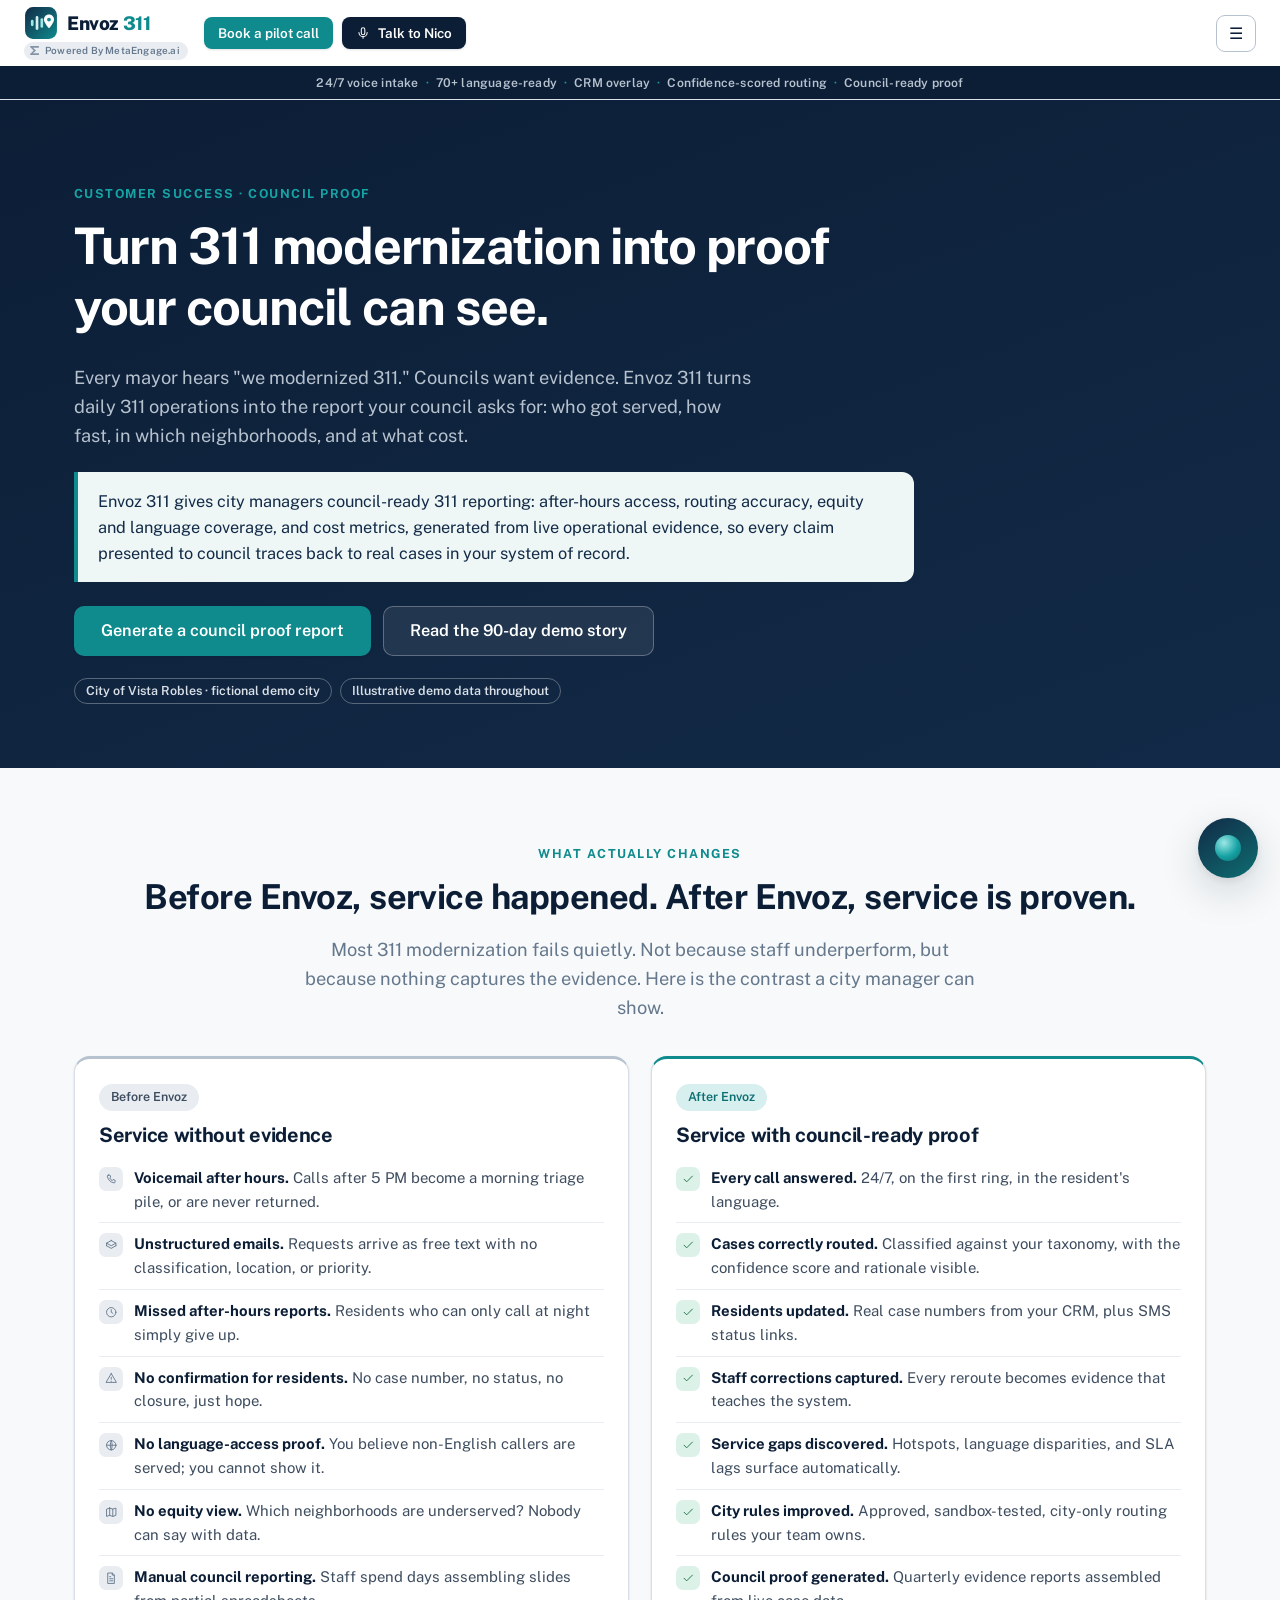
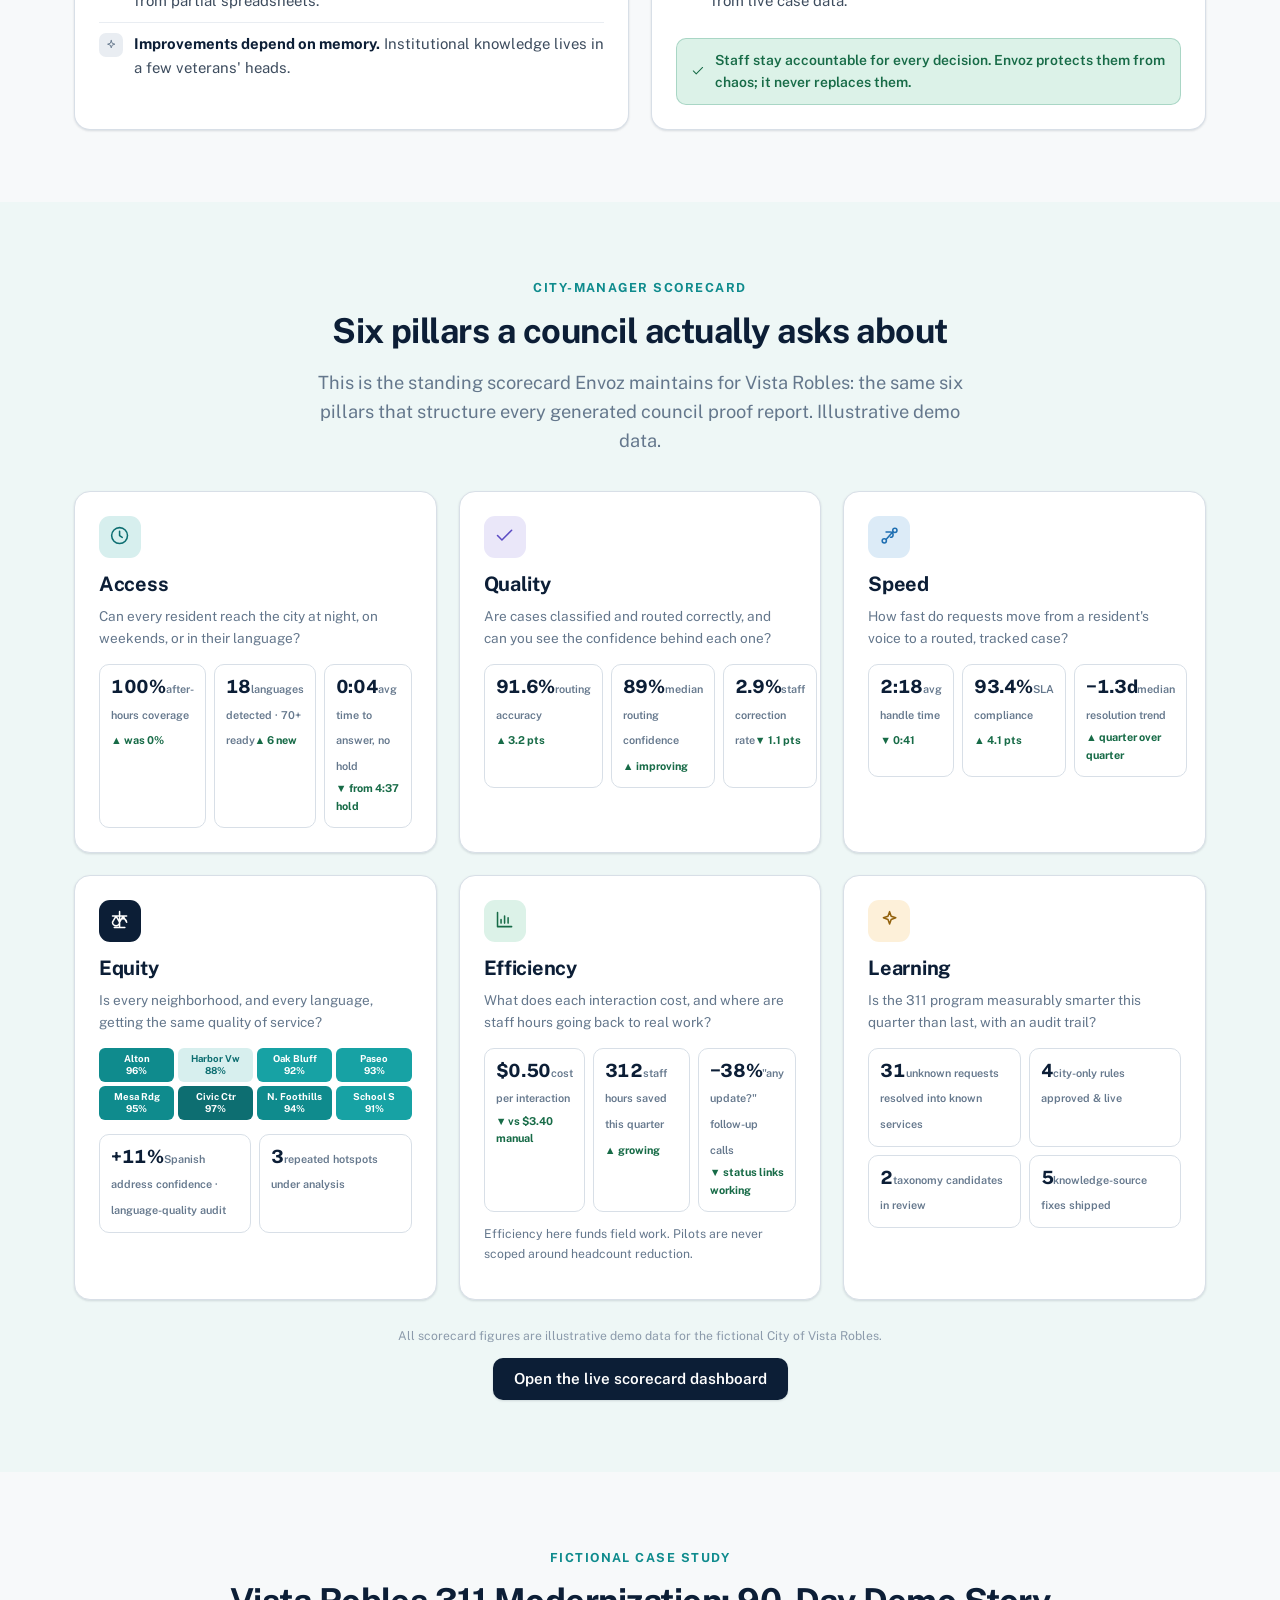
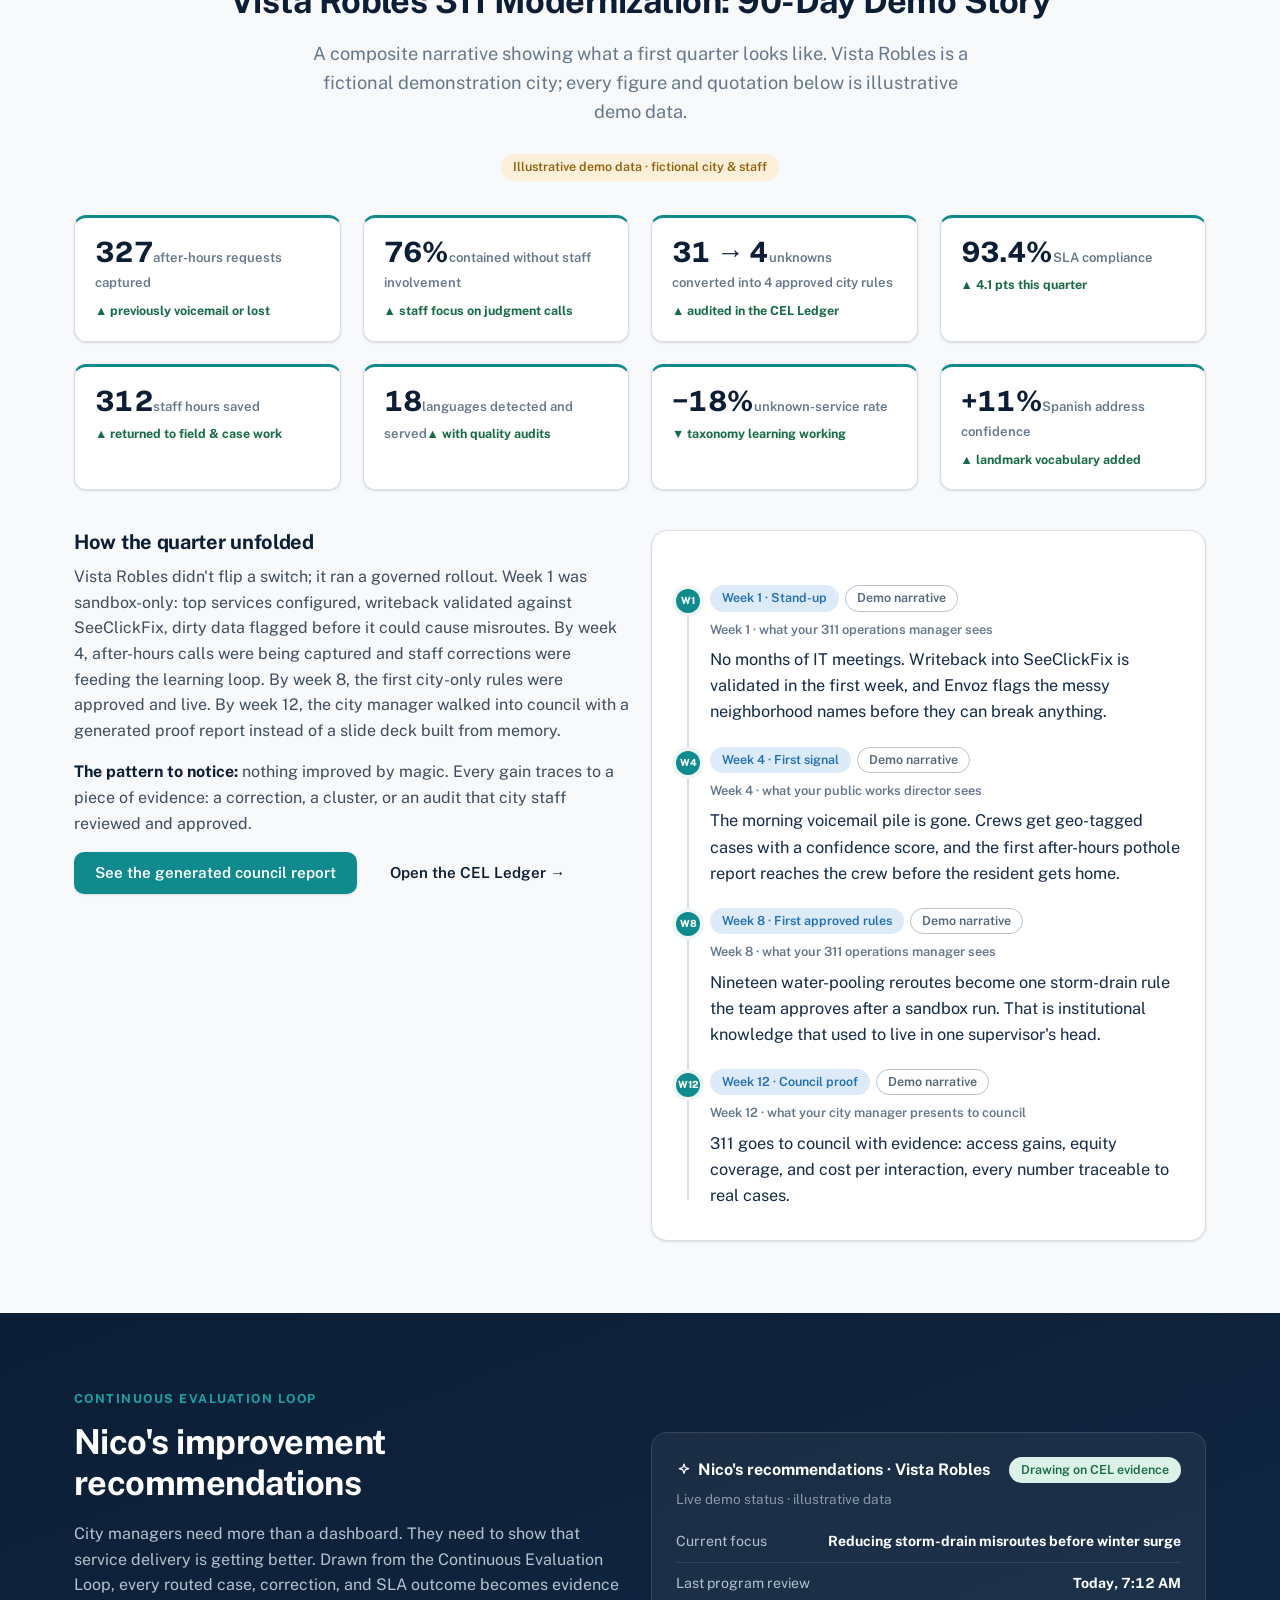
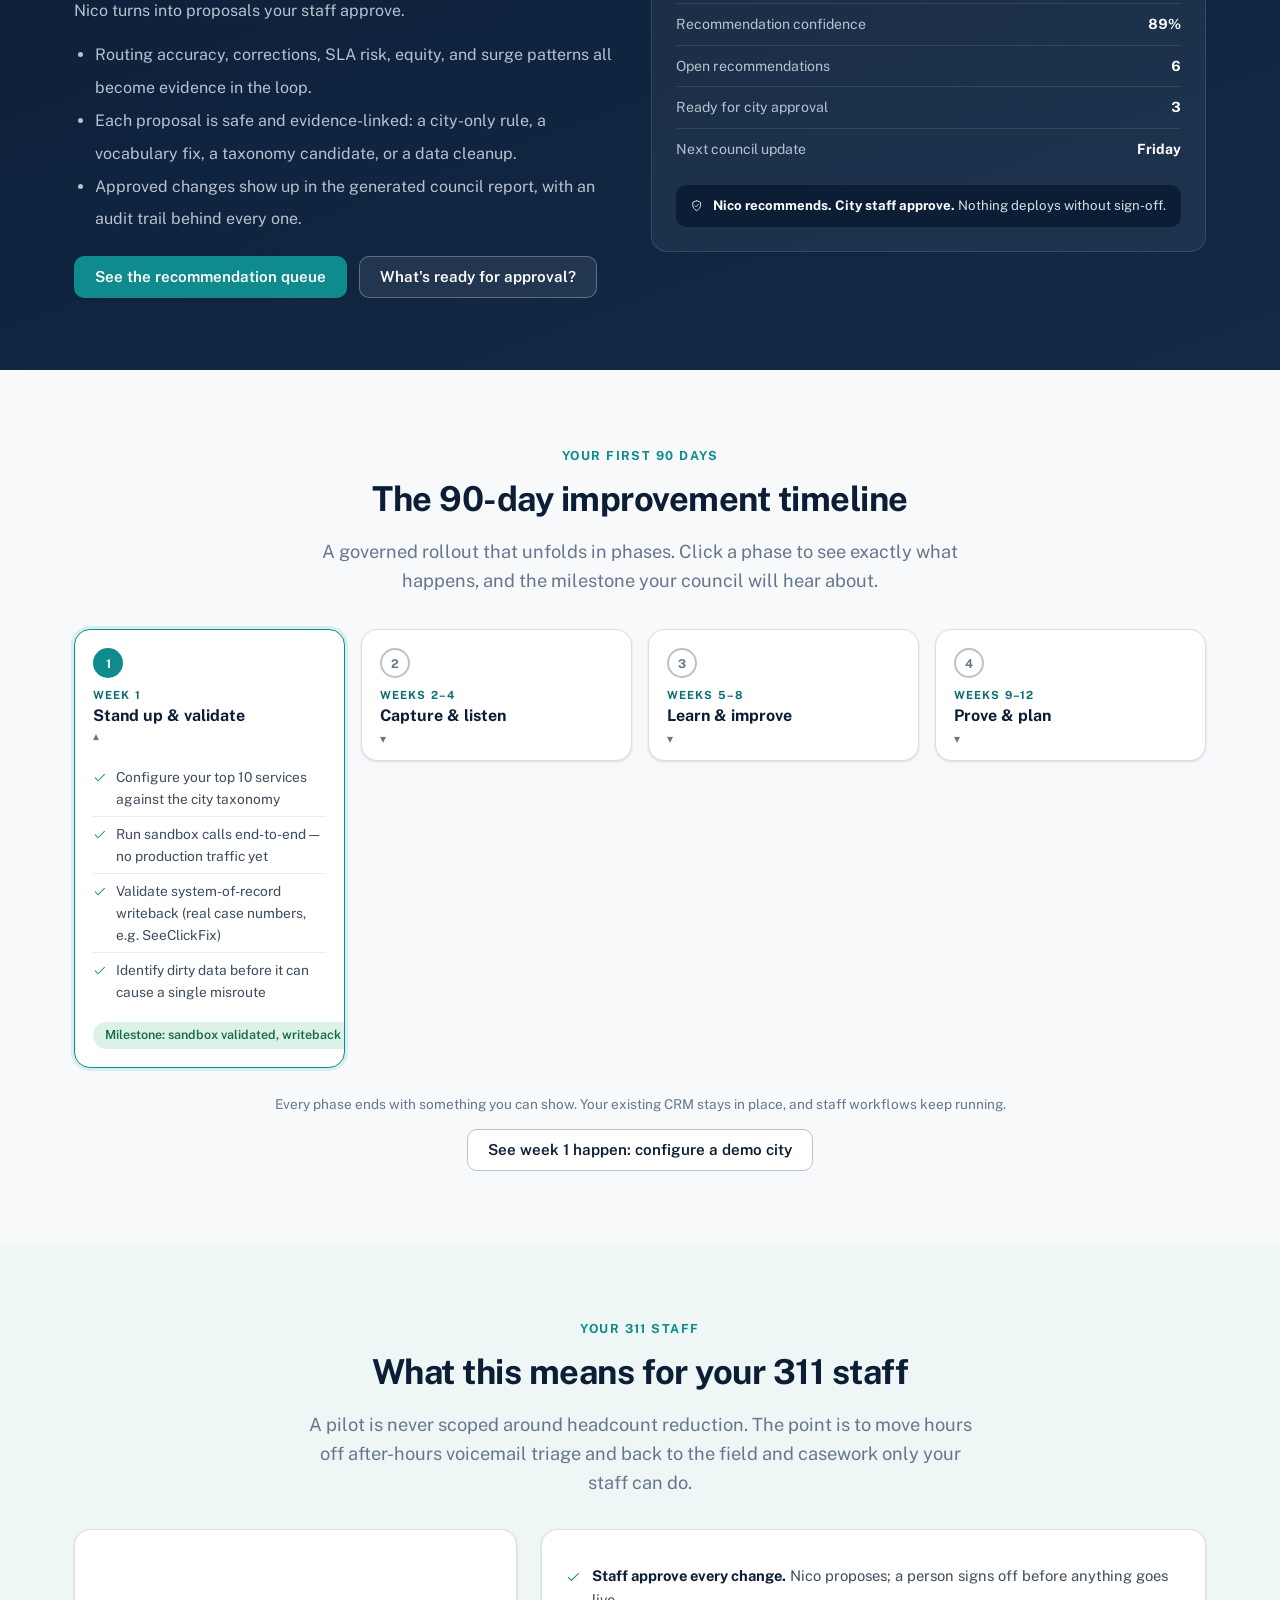
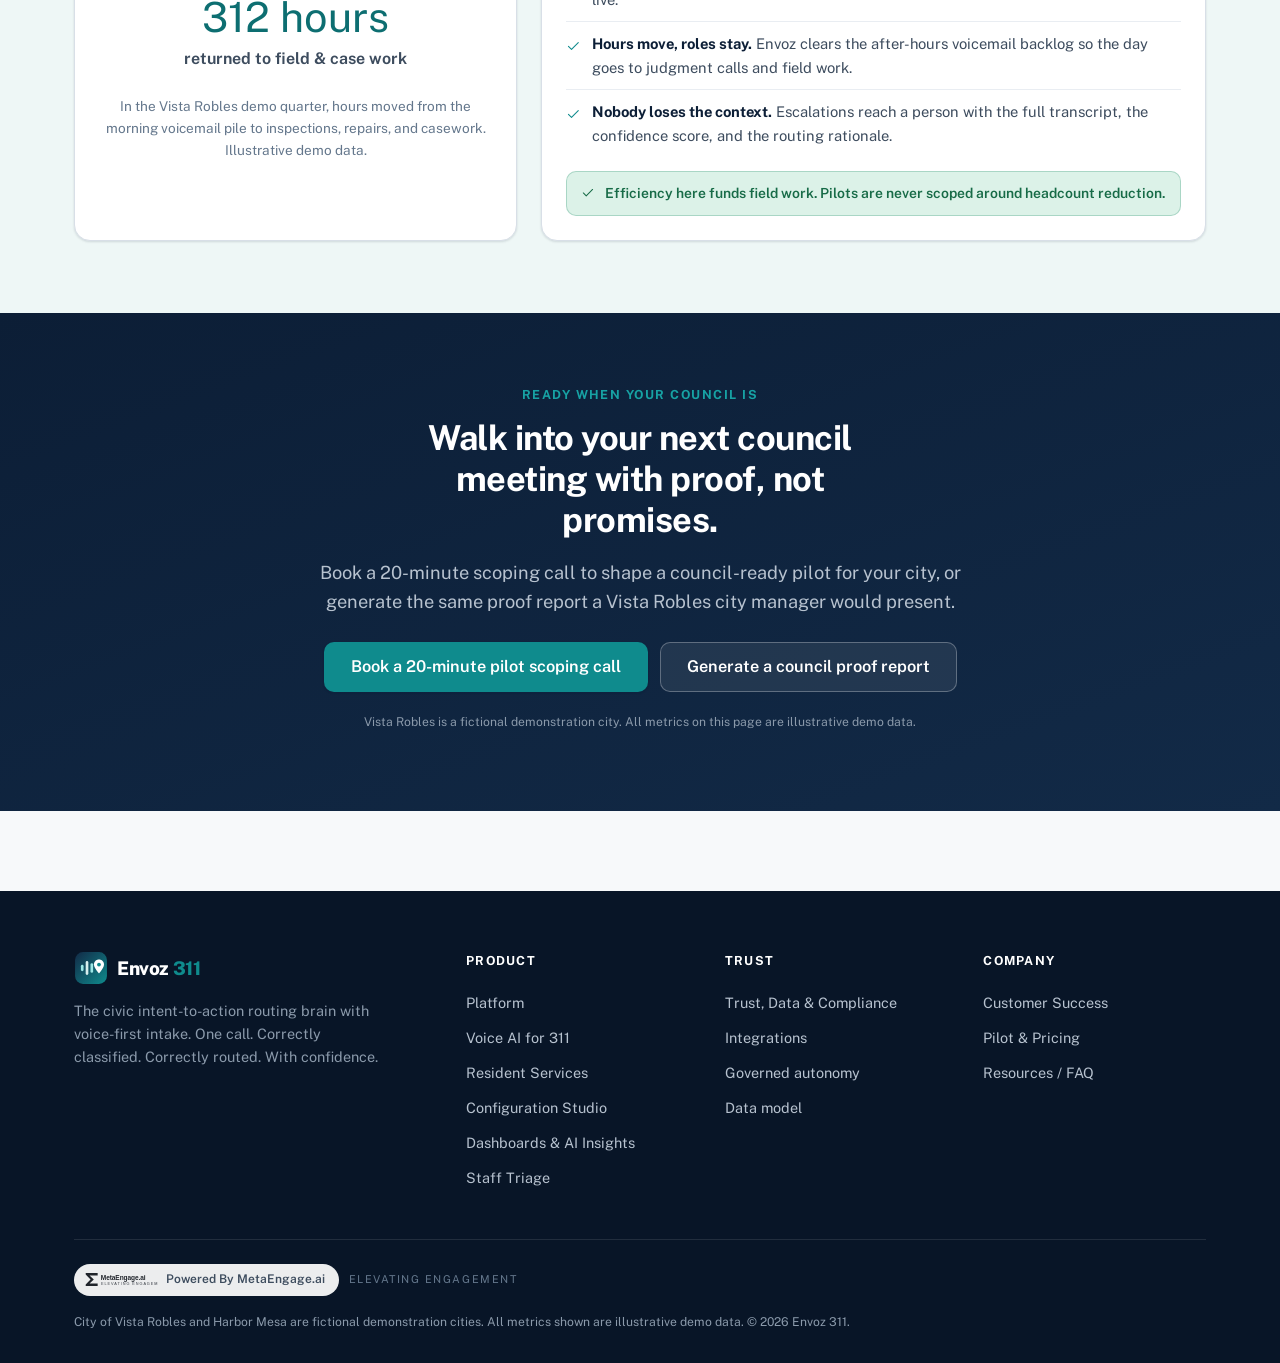
<file: customer-success.html>
<!DOCTYPE html>
<html lang="en">
<head>
<meta charset="UTF-8">
<meta name="viewport" content="width=device-width, initial-scale=1.0">
<title>Customer Success — Council-Ready 311 Reporting &amp; Proof | Envoz 311</title>
<meta name="description" content="Envoz 311 turns 311 modernization into council-ready 311 reporting: a city manager scorecard for access, quality, speed, equity, efficiency, and learning, plus a 90-day improvement timeline and generated council proof reports. Illustrative demo data.">
<link rel="icon" type="image/svg+xml" href="assets/img/envoz-mark.svg">
<link rel="stylesheet" href="assets/css/main.css">
<script type="application/ld+json">
{
  "@context": "https://schema.org",
  "@type": "BreadcrumbList",
  "itemListElement": [
    { "@type": "ListItem", "position": 1, "name": "Home", "item": "https://envoz311.example.com/index.html" },
    { "@type": "ListItem", "position": 2, "name": "Customer Success / Council Proof", "item": "https://envoz311.example.com/customer-success.html" }
  ]
}
</script>
<style>
/* ---- page-specific styles: customer-success ---- */

/* Before / After contrast cards */
.ba-card { position: relative; }
.ba-card ul { list-style: none; padding: 0; margin: 0; }
.ba-card li { display: flex; gap: 11px; align-items: flex-start; padding: 9px 0; border-bottom: 1px solid var(--line-soft); font-size: 0.93rem; }
.ba-card li:last-child { border-bottom: none; }
.ba-ico { flex-shrink: 0; width: 24px; height: 24px; border-radius: 7px; display: inline-flex; align-items: center; justify-content: center; font-size: 0.78rem; margin-top: 1px; }
.ba-before .ba-ico { background: var(--slate-100); color: var(--slate-500); }
.ba-after .ba-ico { background: var(--green-100); color: var(--green-700); }
.ba-before { border-top: 3px solid var(--slate-300); }
.ba-after { border-top: 3px solid var(--teal-600); }

/* Scorecard pillar cards */
.pillar-kpis { display: grid; grid-template-columns: 1fr 1fr 1fr; gap: 8px; margin-top: 14px; }
.pillar-kpis .kpi { padding: 10px 11px; box-shadow: none; border-radius: 10px; }
.pillar-kpis .kpi .kpi-value { font-size: 1.14rem; }
.pillar-kpis .kpi .kpi-label { font-size: 0.68rem; line-height: 1.3; }
.pillar-kpis .kpi .kpi-delta { font-size: 0.68rem; margin-top: 3px; }
@media (max-width: 1080px) { .pillar-kpis { grid-template-columns: 1fr 1fr; } }

/* Equity heatmap thumbnail */
.heat-thumb { display: grid; grid-template-columns: repeat(4, 1fr); gap: 4px; margin-top: 14px; }
.heat-thumb .heat-cell { min-height: 34px; font-size: 0.6rem; padding: 2px 4px; text-align: center; line-height: 1.25; }

/* 90-day story arc (pull-quotes) */
.arc { position: relative; padding-left: 34px; margin-top: 30px; }
.arc::before { content: ""; position: absolute; left: 11px; top: 8px; bottom: 8px; width: 2px; background: var(--slate-200); }
.arc-item { position: relative; margin-bottom: 22px; }
.arc-item:last-child { margin-bottom: 0; }
.arc-dot { position: absolute; left: -34px; top: 4px; width: 24px; height: 24px; border-radius: 50%; background: var(--teal-600); color: #fff; display: flex; align-items: center; justify-content: center; font-size: 0.62rem; font-weight: 800; box-shadow: 0 0 0 4px var(--aqua-50); }
.arc-quote { font-size: 1.02rem; color: var(--navy-800); font-style: italic; margin: 6px 0 8px; }
.arc-who { font-size: 0.8rem; font-weight: 600; color: var(--muted); }

/* 90-day improvement timeline (interactive phases) */
.phase-grid { display: grid; grid-template-columns: repeat(4, 1fr); gap: 16px; margin-top: 34px; align-items: start; }
@media (max-width: 980px) { .phase-grid { grid-template-columns: repeat(2, 1fr); } }
@media (max-width: 640px) { .phase-grid { grid-template-columns: 1fr; } }
.phase-card { background: var(--surface); border: 1px solid var(--line); border-radius: var(--r-lg); box-shadow: var(--shadow-sm); overflow: hidden; transition: border-color 0.2s, box-shadow 0.2s; }
.phase-card.open { border-color: var(--teal-600); box-shadow: 0 0 0 3px var(--teal-100), var(--shadow-sm); }
.phase-head { appearance: none; width: 100%; background: none; border: none; font-family: var(--font); text-align: left; cursor: pointer; padding: 18px 18px 14px; display: flex; flex-direction: column; gap: 4px; }
.phase-head:hover { background: var(--aqua-50); }
.phase-dot { width: 30px; height: 30px; border-radius: 50%; border: 2px solid var(--slate-300); background: var(--surface); color: var(--slate-500); display: flex; align-items: center; justify-content: center; font-size: 0.76rem; font-weight: 700; margin-bottom: 6px; transition: all 0.25s; }
.phase-card.open .phase-dot { background: var(--teal-600); border-color: var(--teal-600); color: #fff; }
.phase-when { font-size: 0.7rem; font-weight: 700; letter-spacing: 0.1em; text-transform: uppercase; color: var(--teal-700); }
.phase-title { font-size: 1rem; font-weight: 700; color: var(--navy-900); line-height: 1.3; }
.phase-caret { font-size: 0.78rem; color: var(--muted); transition: transform 0.2s; }
.phase-card.open .phase-caret { transform: rotate(180deg); }
.phase-panel { padding: 0 18px 18px; }
.phase-panel[hidden] { display: none; }
.phase-panel ul { list-style: none; padding: 0; margin: 0 0 12px; }
.phase-panel li { display: flex; gap: 9px; align-items: flex-start; padding: 6px 0; font-size: 0.86rem; color: var(--body); border-bottom: 1px solid var(--line-soft); }
.phase-panel li:last-child { border-bottom: none; }
.phase-panel li .tick { color: var(--teal-600); flex-shrink: 0; margin-top: 1px; }

/* What this means for your staff — asymmetric pair (grid rhythm variation) */
.staff-grid { display: grid; grid-template-columns: 1fr 1.5fr; gap: 24px; align-items: stretch; margin-top: 32px; }
@media (max-width: 820px) { .staff-grid { grid-template-columns: 1fr; } }
.staff-stat { display: flex; flex-direction: column; justify-content: center; text-align: center; }
.staff-list { list-style: none; padding: 0; margin: 0; }
.staff-list li { display: flex; gap: 11px; align-items: flex-start; padding: 10px 0; border-bottom: 1px solid var(--line-soft); font-size: 0.92rem; }
.staff-list li:last-child { border-bottom: none; }
.staff-list .tick { color: var(--teal-600); flex-shrink: 0; margin-top: 2px; }

/* Agent stat rows */
.agent-stat { display: flex; justify-content: space-between; gap: 14px; padding: 9px 0; border-bottom: 1px solid rgba(255,255,255,0.1); font-size: 0.88rem; }
.agent-stat:last-child { border-bottom: none; }
.agent-stat .v { font-weight: 700; color: #fff; font-variant-numeric: tabular-nums; text-align: right; }

/* CTA band */
.cta-band { text-align: center; padding: 68px 0; }
</style>
</head>
<body data-page="customer-success" data-marketing="true">
<a class="skip-link" href="#main">Skip to content</a>
<div id="site-header"></div>

<main id="main">

  <!-- ================= HERO ================= -->
  <section class="section-dark grid-texture" style="padding:80px 0 64px">
    <div class="container">
      <div style="max-width:840px">
        <span class="eyebrow">Customer success · Council proof</span>
        <h1>Turn 311 modernization into proof your council can see.</h1>
        <p class="lede" style="margin-top:14px">Every mayor hears "we modernized 311." Councils want evidence. Envoz 311 turns daily 311 operations into the report your council asks for: who got served, how fast, in which neighborhoods, and at what cost.</p>
        <div class="answer-block" style="margin-top:22px">Envoz 311 gives city managers council-ready 311 reporting: after-hours access, routing accuracy, equity and language coverage, and cost metrics, generated from live operational evidence, so every claim presented to council traces back to real cases in your system of record.</div>
        <div class="flex flex-wrap" style="margin-top:24px">
          <a class="btn btn-primary btn-lg" href="dashboards.html?tab=council&amp;generate=1">Generate a council proof report</a>
          <a class="btn btn-secondary btn-lg" href="#case-study">Read the 90-day demo story</a>
        </div>
        <div class="chip-row" style="margin-top:22px">
          <span class="chip chip-outline on-dark">City of Vista Robles · fictional demo city</span>
          <span class="chip chip-outline on-dark">Illustrative demo data throughout</span>
        </div>
      </div>
    </div>
  </section>

  <!-- ================= BEFORE / AFTER ================= -->
  <section class="section" id="before-after">
    <div class="container">
      <div class="center reveal">
        <span class="eyebrow">What actually changes</span>
        <h2>Before Envoz, service happened. After Envoz, service is proven.</h2>
        <p class="lede">Most 311 modernization fails quietly. Not because staff underperform, but because nothing captures the evidence. Here is the contrast a city manager can show.</p>
      </div>
      <div class="grid grid-2" style="margin-top:34px;align-items:stretch">
        <div class="card ba-card ba-before reveal">
          <span class="chip">Before Envoz</span>
          <h3 style="margin-top:12px">Service without evidence</h3>
          <ul style="margin-top:8px">
            <li><span class="ba-ico" data-icon="phone"></span><span><strong>Voicemail after hours.</strong> Calls after 5 PM become a morning triage pile, or are never returned.</span></li>
            <li><span class="ba-ico" data-icon="layers"></span><span><strong>Unstructured emails.</strong> Requests arrive as free text with no classification, location, or priority.</span></li>
            <li><span class="ba-ico" data-icon="clock"></span><span><strong>Missed after-hours reports.</strong> Residents who can only call at night simply give up.</span></li>
            <li><span class="ba-ico" data-icon="warning"></span><span><strong>No confirmation for residents.</strong> No case number, no status, no closure, just hope.</span></li>
            <li><span class="ba-ico" data-icon="globe"></span><span><strong>No language-access proof.</strong> You believe non-English callers are served; you cannot show it.</span></li>
            <li><span class="ba-ico" data-icon="map"></span><span><strong>No equity view.</strong> Which neighborhoods are underserved? Nobody can say with data.</span></li>
            <li><span class="ba-ico" data-icon="doc"></span><span><strong>Manual council reporting.</strong> Staff spend days assembling slides from partial spreadsheets.</span></li>
            <li><span class="ba-ico" data-icon="sparkle"></span><span><strong>Improvements depend on memory.</strong> Institutional knowledge lives in a few veterans' heads.</span></li>
          </ul>
        </div>
        <div class="card ba-card ba-after reveal">
          <span class="chip chip-teal">After Envoz</span>
          <h3 style="margin-top:12px">Service with council-ready proof</h3>
          <ul style="margin-top:8px">
            <li><span class="ba-ico" data-icon="check"></span><span><strong>Every call answered.</strong> 24/7, on the first ring, in the resident's language.</span></li>
            <li><span class="ba-ico" data-icon="check"></span><span><strong>Cases correctly routed.</strong> Classified against your taxonomy, with the confidence score and rationale visible.</span></li>
            <li><span class="ba-ico" data-icon="check"></span><span><strong>Residents updated.</strong> Real case numbers from your CRM, plus SMS status links.</span></li>
            <li><span class="ba-ico" data-icon="check"></span><span><strong>Staff corrections captured.</strong> Every reroute becomes evidence that teaches the system.</span></li>
            <li><span class="ba-ico" data-icon="check"></span><span><strong>Service gaps discovered.</strong> Hotspots, language disparities, and SLA lags surface automatically.</span></li>
            <li><span class="ba-ico" data-icon="check"></span><span><strong>City rules improved.</strong> Approved, sandbox-tested, city-only routing rules your team owns.</span></li>
            <li><span class="ba-ico" data-icon="check"></span><span><strong>Council proof generated.</strong> Quarterly evidence reports assembled from live case data.</span></li>
          </ul>
          <div class="proof-strip" style="margin-top:16px"><span class="proof-icon" data-icon="check"></span>Staff stay accountable for every decision. Envoz protects them from chaos; it never replaces them.</div>
        </div>
      </div>
    </div>
  </section>

  <!-- ================= CITY MANAGER SCORECARD ================= -->
  <section class="section section-aqua" id="scorecard">
    <div class="container">
      <div class="center reveal">
        <span class="eyebrow">City-manager scorecard</span>
        <h2>Six pillars a council actually asks about</h2>
        <p class="lede">This is the standing scorecard Envoz maintains for Vista Robles: the same six pillars that structure every generated council proof report. Illustrative demo data.</p>
      </div>
      <div class="grid grid-3" style="margin-top:36px">

        <div class="card card-hover reveal">
          <span class="icon-tile"><span class="i-tile-ico" data-icon="clock"></span></span>
          <h3>Access</h3>
          <p class="small" style="color:var(--muted)">Can every resident reach the city at night, on weekends, or in their language?</p>
          <div class="pillar-kpis">
            <div class="kpi"><span class="kpi-value">100%</span><span class="kpi-label">after-hours coverage</span><span class="kpi-delta up">▲ was 0%</span></div>
            <div class="kpi"><span class="kpi-value">18</span><span class="kpi-label">languages detected · 70+ ready</span><span class="kpi-delta up">▲ 6 new</span></div>
            <div class="kpi"><span class="kpi-value">0:04</span><span class="kpi-label">avg time to answer, no hold</span><span class="kpi-delta up">▼ from 4:37 hold</span></div>
          </div>
        </div>

        <div class="card card-hover reveal">
          <span class="icon-tile purple"><span class="i-tile-ico" data-icon="check"></span></span>
          <h3>Quality</h3>
          <p class="small" style="color:var(--muted)">Are cases classified and routed correctly, and can you see the confidence behind each one?</p>
          <div class="pillar-kpis">
            <div class="kpi"><span class="kpi-value">91.6%</span><span class="kpi-label">routing accuracy</span><span class="kpi-delta up">▲ 3.2 pts</span></div>
            <div class="kpi"><span class="kpi-value">89%</span><span class="kpi-label">median routing confidence</span><span class="kpi-delta up">▲ improving</span></div>
            <div class="kpi"><span class="kpi-value">2.9%</span><span class="kpi-label">staff correction rate</span><span class="kpi-delta up">▼ 1.1 pts</span></div>
          </div>
        </div>

        <div class="card card-hover reveal">
          <span class="icon-tile ocean"><span class="i-tile-ico" data-icon="route"></span></span>
          <h3>Speed</h3>
          <p class="small" style="color:var(--muted)">How fast do requests move from a resident's voice to a routed, tracked case?</p>
          <div class="pillar-kpis">
            <div class="kpi"><span class="kpi-value">2:18</span><span class="kpi-label">avg handle time</span><span class="kpi-delta up">▼ 0:41</span></div>
            <div class="kpi"><span class="kpi-value">93.4%</span><span class="kpi-label">SLA compliance</span><span class="kpi-delta up">▲ 4.1 pts</span></div>
            <div class="kpi"><span class="kpi-value">−1.3d</span><span class="kpi-label">median resolution trend</span><span class="kpi-delta up">▲ quarter over quarter</span></div>
          </div>
        </div>

        <div class="card card-hover reveal">
          <span class="icon-tile navy"><span class="i-tile-ico" data-icon="scale"></span></span>
          <h3>Equity</h3>
          <p class="small" style="color:var(--muted)">Is every neighborhood, and every language, getting the same quality of service?</p>
          <div class="heat-thumb" role="img" aria-label="Neighborhood service-coverage heatmap thumbnail: SLA compliance by neighborhood, from 88 percent in Harbor View to 97 percent in Civic Center. Illustrative demo data.">
            <div class="heat-cell" style="background:var(--teal-600);color:#fff" title="Alton District · 96% SLA">Alton<br>96%</div>
            <div class="heat-cell" style="background:var(--teal-100);color:var(--teal-700)" title="Harbor View · 88% SLA · parks lag flagged">Harbor Vw<br>88%</div>
            <div class="heat-cell" style="background:var(--teal-500);color:#fff" title="Oak Bluff · 92% SLA">Oak Bluff<br>92%</div>
            <div class="heat-cell" style="background:var(--teal-500);color:#fff" title="Paseo Market Corridor · 93% SLA">Paseo<br>93%</div>
            <div class="heat-cell" style="background:var(--teal-600);color:#fff" title="Mesa Ridge · 95% SLA">Mesa Rdg<br>95%</div>
            <div class="heat-cell" style="background:var(--teal-700);color:#fff" title="Civic Center · 97% SLA">Civic Ctr<br>97%</div>
            <div class="heat-cell" style="background:var(--teal-600);color:#fff" title="North Foothills · 94% SLA">N. Foothills<br>94%</div>
            <div class="heat-cell" style="background:var(--teal-500);color:#fff" title="School Zone South · 91% SLA">School S<br>91%</div>
          </div>
          <div class="pillar-kpis" style="grid-template-columns:1fr 1fr">
            <div class="kpi"><span class="kpi-value">+11%</span><span class="kpi-label">Spanish address confidence · language-quality audit</span></div>
            <div class="kpi"><span class="kpi-value">3</span><span class="kpi-label">repeated hotspots under analysis</span></div>
          </div>
        </div>

        <div class="card card-hover reveal">
          <span class="icon-tile green"><span class="i-tile-ico" data-icon="chart"></span></span>
          <h3>Efficiency</h3>
          <p class="small" style="color:var(--muted)">What does each interaction cost, and where are staff hours going back to real work?</p>
          <div class="pillar-kpis">
            <div class="kpi"><span class="kpi-value">$0.50</span><span class="kpi-label">cost per interaction</span><span class="kpi-delta up">▼ vs $3.40 manual</span></div>
            <div class="kpi"><span class="kpi-value">312</span><span class="kpi-label">staff hours saved this quarter</span><span class="kpi-delta up">▲ growing</span></div>
            <div class="kpi"><span class="kpi-value">−38%</span><span class="kpi-label">"any update?" follow-up calls</span><span class="kpi-delta up">▼ status links working</span></div>
          </div>
          <p class="small" style="color:var(--muted);margin-top:12px;font-size:0.76rem">Efficiency here funds field work. Pilots are never scoped around headcount reduction.</p>
        </div>

        <div class="card card-hover reveal">
          <span class="icon-tile amber"><span class="i-tile-ico" data-icon="sparkle"></span></span>
          <h3>Learning</h3>
          <p class="small" style="color:var(--muted)">Is the 311 program measurably smarter this quarter than last, with an audit trail?</p>
          <div class="pillar-kpis" style="grid-template-columns:1fr 1fr">
            <div class="kpi"><span class="kpi-value">31</span><span class="kpi-label">unknown requests resolved into known services</span></div>
            <div class="kpi"><span class="kpi-value">4</span><span class="kpi-label">city-only rules approved &amp; live</span></div>
            <div class="kpi"><span class="kpi-value">2</span><span class="kpi-label">taxonomy candidates in review</span></div>
            <div class="kpi"><span class="kpi-value">5</span><span class="kpi-label">knowledge-source fixes shipped</span></div>
          </div>
        </div>

      </div>
      <div class="center reveal" style="margin-top:26px">
        <p class="disclaimer">All scorecard figures are illustrative demo data for the fictional City of Vista Robles.</p>
        <a class="btn btn-navy" href="dashboards.html?tab=performance">Open the live scorecard dashboard</a>
      </div>
    </div>
  </section>

  <!-- ================= 90-DAY CASE STUDY ================= -->
  <section class="section" id="case-study">
    <div class="container">
      <div class="center reveal">
        <span class="eyebrow">Fictional case study</span>
        <h2>Vista Robles 311 Modernization: 90-Day Demo Story</h2>
        <p class="lede">A composite narrative showing what a first quarter looks like. Vista Robles is a fictional demonstration city; every figure and quotation below is illustrative demo data.</p>
        <span class="chip chip-amber" style="margin-top:10px">Illustrative demo data · fictional city &amp; staff</span>
      </div>

      <div class="grid grid-4 reveal" style="margin-top:34px">
        <div class="kpi kpi-accent"><span class="kpi-value">327</span><span class="kpi-label">after-hours requests captured</span><span class="kpi-delta up">▲ previously voicemail or lost</span></div>
        <div class="kpi kpi-accent"><span class="kpi-value">76%</span><span class="kpi-label">contained without staff involvement</span><span class="kpi-delta up">▲ staff focus on judgment calls</span></div>
        <div class="kpi kpi-accent"><span class="kpi-value">31 → 4</span><span class="kpi-label">unknowns converted into 4 approved city rules</span><span class="kpi-delta up">▲ audited in the CEL Ledger</span></div>
        <div class="kpi kpi-accent"><span class="kpi-value">93.4%</span><span class="kpi-label">SLA compliance</span><span class="kpi-delta up">▲ 4.1 pts this quarter</span></div>
        <div class="kpi kpi-accent"><span class="kpi-value">312</span><span class="kpi-label">staff hours saved</span><span class="kpi-delta up">▲ returned to field &amp; case work</span></div>
        <div class="kpi kpi-accent"><span class="kpi-value">18</span><span class="kpi-label">languages detected and served</span><span class="kpi-delta up">▲ with quality audits</span></div>
        <div class="kpi kpi-accent"><span class="kpi-value">−18%</span><span class="kpi-label">unknown-service rate</span><span class="kpi-delta up">▼ taxonomy learning working</span></div>
        <div class="kpi kpi-accent"><span class="kpi-value">+11%</span><span class="kpi-label">Spanish address confidence</span><span class="kpi-delta up">▲ landmark vocabulary added</span></div>
      </div>

      <div class="grid grid-2" style="margin-top:40px;align-items:start">
        <div class="reveal">
          <h3>How the quarter unfolded</h3>
          <p>Vista Robles didn't flip a switch; it ran a governed rollout. Week 1 was sandbox-only: top services configured, writeback validated against SeeClickFix, dirty data flagged before it could cause misroutes. By week 4, after-hours calls were being captured and staff corrections were feeding the learning loop. By week 8, the first city-only rules were approved and live. By week 12, the city manager walked into council with a generated proof report instead of a slide deck built from memory.</p>
          <p><strong>The pattern to notice:</strong> nothing improved by magic. Every gain traces to a piece of evidence: a correction, a cluster, or an audit that city staff reviewed and approved.</p>
          <div class="flex flex-wrap" style="margin-top:16px">
            <a class="btn btn-primary" href="dashboards.html?tab=council&amp;generate=1">See the generated council report</a>
            <a class="btn btn-ghost" href="dashboards.html?tab=cel">Open the CEL Ledger →</a>
          </div>
        </div>
        <div class="card reveal">
          <div class="arc">
            <div class="arc-item">
              <span class="arc-dot">W1</span>
              <div class="flex flex-wrap" style="gap:6px">
                <span class="chip chip-ocean">Week 1 · Stand-up</span>
                <span class="chip chip-outline">Demo narrative</span>
              </div>
              <p class="arc-who" style="margin:8px 0 4px">Week 1 · what your 311 operations manager sees</p>
              <p class="arc-quote" style="font-style:normal">No months of IT meetings. Writeback into SeeClickFix is validated in the first week, and Envoz flags the messy neighborhood names before they can break anything.</p>
            </div>
            <div class="arc-item">
              <span class="arc-dot">W4</span>
              <div class="flex flex-wrap" style="gap:6px">
                <span class="chip chip-ocean">Week 4 · First signal</span>
                <span class="chip chip-outline">Demo narrative</span>
              </div>
              <p class="arc-who" style="margin:8px 0 4px">Week 4 · what your public works director sees</p>
              <p class="arc-quote" style="font-style:normal">The morning voicemail pile is gone. Crews get geo-tagged cases with a confidence score, and the first after-hours pothole report reaches the crew before the resident gets home.</p>
            </div>
            <div class="arc-item">
              <span class="arc-dot">W8</span>
              <div class="flex flex-wrap" style="gap:6px">
                <span class="chip chip-ocean">Week 8 · First approved rules</span>
                <span class="chip chip-outline">Demo narrative</span>
              </div>
              <p class="arc-who" style="margin:8px 0 4px">Week 8 · what your 311 operations manager sees</p>
              <p class="arc-quote" style="font-style:normal">Nineteen water-pooling reroutes become one storm-drain rule the team approves after a sandbox run. That is institutional knowledge that used to live in one supervisor's head.</p>
            </div>
            <div class="arc-item">
              <span class="arc-dot">W12</span>
              <div class="flex flex-wrap" style="gap:6px">
                <span class="chip chip-ocean">Week 12 · Council proof</span>
                <span class="chip chip-outline">Demo narrative</span>
              </div>
              <p class="arc-who" style="margin:8px 0 4px">Week 12 · what your city manager presents to council</p>
              <p class="arc-quote" style="font-style:normal">311 goes to council with evidence: access gains, equity coverage, and cost per interaction, every number traceable to real cases.</p>
            </div>
          </div>
        </div>
      </div>
    </div>
  </section>

  <!-- ================= ALWAYS-ON IMPROVEMENT AGENT ================= -->
  <section class="section section-dark grid-texture" id="improvement-agent">
    <div class="container grid grid-2" style="align-items:center">
      <div class="reveal">
        <span class="eyebrow">Continuous Evaluation Loop</span>
        <h2>Nico's improvement recommendations</h2>
        <p>City managers need more than a dashboard. They need to show that service delivery is getting better. Drawn from the Continuous Evaluation Loop, every routed case, correction, and SLA outcome becomes evidence Nico turns into proposals your staff approve.</p>
        <ul style="line-height:2.05">
          <li>Routing accuracy, corrections, SLA risk, equity, and surge patterns all become evidence in the loop.</li>
          <li>Each proposal is safe and evidence-linked: a city-only rule, a vocabulary fix, a taxonomy candidate, or a data cleanup.</li>
          <li>Approved changes show up in the generated council report, with an audit trail behind every one.</li>
        </ul>
        <div class="flex flex-wrap" style="margin-top:20px">
          <a class="btn btn-primary" href="dashboards.html?tab=agent">See the recommendation queue</a>
          <a class="btn btn-secondary" href="dashboards.html?tab=agent&amp;filter=ready">What's ready for approval?</a>
        </div>
      </div>
      <div class="card-dark reveal" aria-label="Nico improvement recommendations status panel (demo)">
        <div class="flex space-between" style="margin-bottom:6px">
          <strong style="color:#fff"><span data-icon="sparkle" style="margin-right:6px"></span>Nico's recommendations · Vista Robles</strong>
          <span class="chip chip-green" id="agent-status">Drawing on CEL evidence</span>
        </div>
        <p class="small" style="color:var(--slate-400);margin-bottom:10px">Live demo status · illustrative data</p>
        <div id="agent-stats"></div>
        <div class="audit-ribbon" style="margin-top:16px"><span data-icon="shield"></span><span><strong style="color:#fff">Nico recommends. City staff approve.</strong> Nothing deploys without sign-off.</span></div>
      </div>
    </div>
  </section>

  <!-- ================= 90-DAY IMPROVEMENT TIMELINE ================= -->
  <section class="section" id="timeline">
    <div class="container">
      <div class="center reveal">
        <span class="eyebrow">Your first 90 days</span>
        <h2>The 90-day improvement timeline</h2>
        <p class="lede">A governed rollout that unfolds in phases. Click a phase to see exactly what happens, and the milestone your council will hear about.</p>
      </div>
      <div class="phase-grid reveal" id="phase-grid"><!-- phases rendered by page JS --></div>
      <div class="center reveal" style="margin-top:26px">
        <p class="small" style="color:var(--muted)">Every phase ends with something you can show. Your existing CRM stays in place, and staff workflows keep running.</p>
        <a class="btn btn-secondary" href="configuration-studio.html?flow=harbor-mesa">See week 1 happen: configure a demo city</a>
      </div>
    </div>
  </section>

  <!-- ================= WHAT THIS MEANS FOR YOUR STAFF ================= -->
  <section class="section section-aqua" id="staff">
    <div class="container">
      <div class="center reveal">
        <span class="eyebrow">Your 311 staff</span>
        <h2>What this means for your 311 staff</h2>
        <p class="lede">A pilot is never scoped around headcount reduction. The point is to move hours off after-hours voicemail triage and back to the field and casework only your staff can do.</p>
      </div>
      <div class="staff-grid reveal">
        <div class="card staff-stat">
          <span class="kpi-value" style="font-size:2.6rem;color:var(--teal-700);line-height:1.05">312 hours</span>
          <p style="margin-top:8px;font-weight:650">returned to field &amp; case work</p>
          <p class="small" style="color:var(--muted);margin-top:8px">In the Vista Robles demo quarter, hours moved from the morning voicemail pile to inspections, repairs, and casework. Illustrative demo data.</p>
        </div>
        <div class="card">
          <ul class="staff-list">
            <li><span class="tick" data-icon="check"></span><span><strong>Staff approve every change.</strong> Nico proposes; a person signs off before anything goes live.</span></li>
            <li><span class="tick" data-icon="check"></span><span><strong>Hours move, roles stay.</strong> Envoz clears the after-hours voicemail backlog so the day goes to judgment calls and field work.</span></li>
            <li><span class="tick" data-icon="check"></span><span><strong>Nobody loses the context.</strong> Escalations reach a person with the full transcript, the confidence score, and the routing rationale.</span></li>
          </ul>
          <div class="proof-strip" style="margin-top:14px"><span class="proof-icon" data-icon="check"></span>Efficiency here funds field work. Pilots are never scoped around headcount reduction.</div>
        </div>
      </div>
    </div>
  </section>

  <!-- ================= CTA BAND ================= -->
  <section class="section-dark grid-texture cta-band">
    <div class="container">
      <span class="eyebrow">Ready when your council is</span>
      <h2 style="max-width:24ch;margin-left:auto;margin-right:auto">Walk into your next council meeting with proof, not promises.</h2>
      <p class="lede" style="margin:14px auto 0">Book a 20-minute scoping call to shape a council-ready pilot for your city, or generate the same proof report a Vista Robles city manager would present.</p>
      <div class="flex flex-wrap" style="margin-top:26px;justify-content:center;gap:12px">
        <button class="btn btn-primary btn-lg" type="button" data-pilot-open data-tier="Mid-size city pilot">Book a 20-minute pilot scoping call</button>
        <a class="btn btn-secondary btn-lg" href="dashboards.html?tab=council&amp;generate=1">Generate a council proof report</a>
      </div>
      <p class="disclaimer" style="margin-top:20px">Vista Robles is a fictional demonstration city. All metrics on this page are illustrative demo data.</p>
    </div>
  </section>

</main>

<div id="site-footer"></div>
<script src="assets/js/data.js"></script>
<script src="assets/js/shared.js"></script>
<script src="assets/js/pages/customer-success.js"></script>
</body>
</html>
</file>
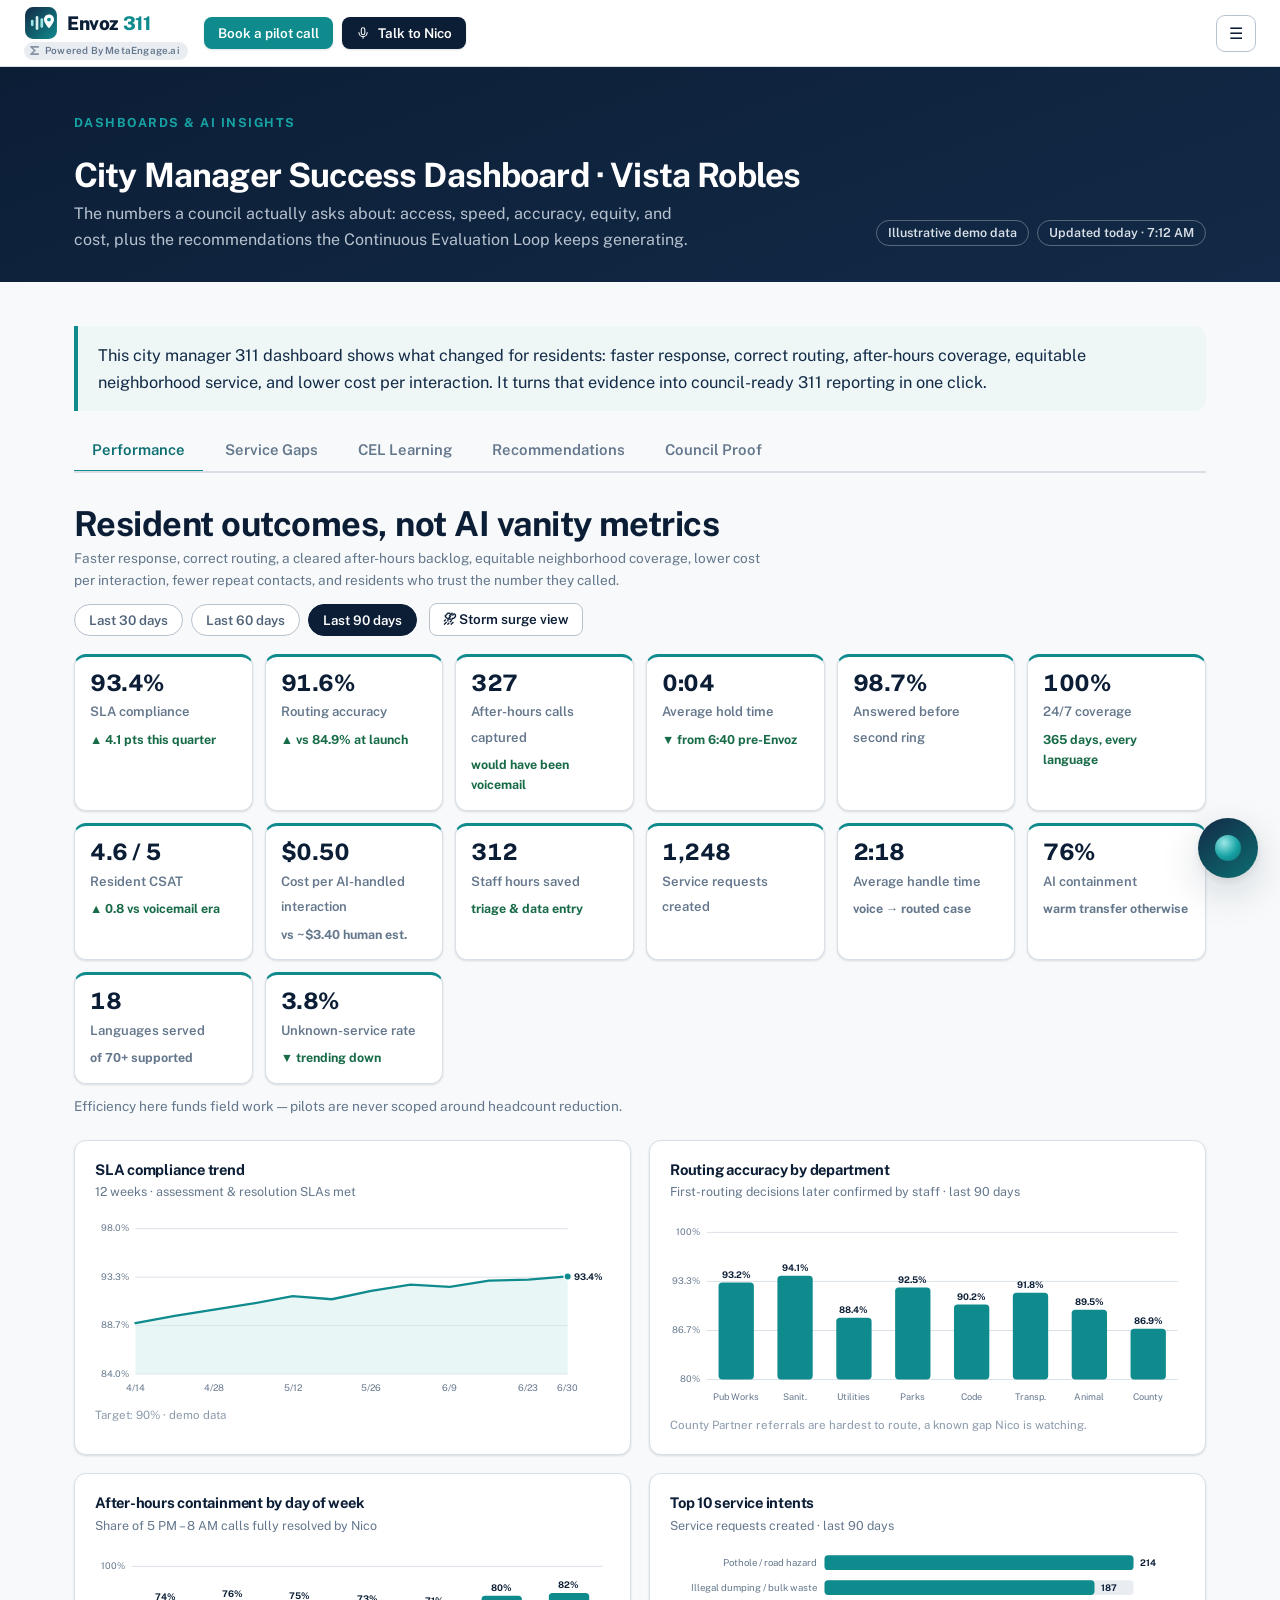
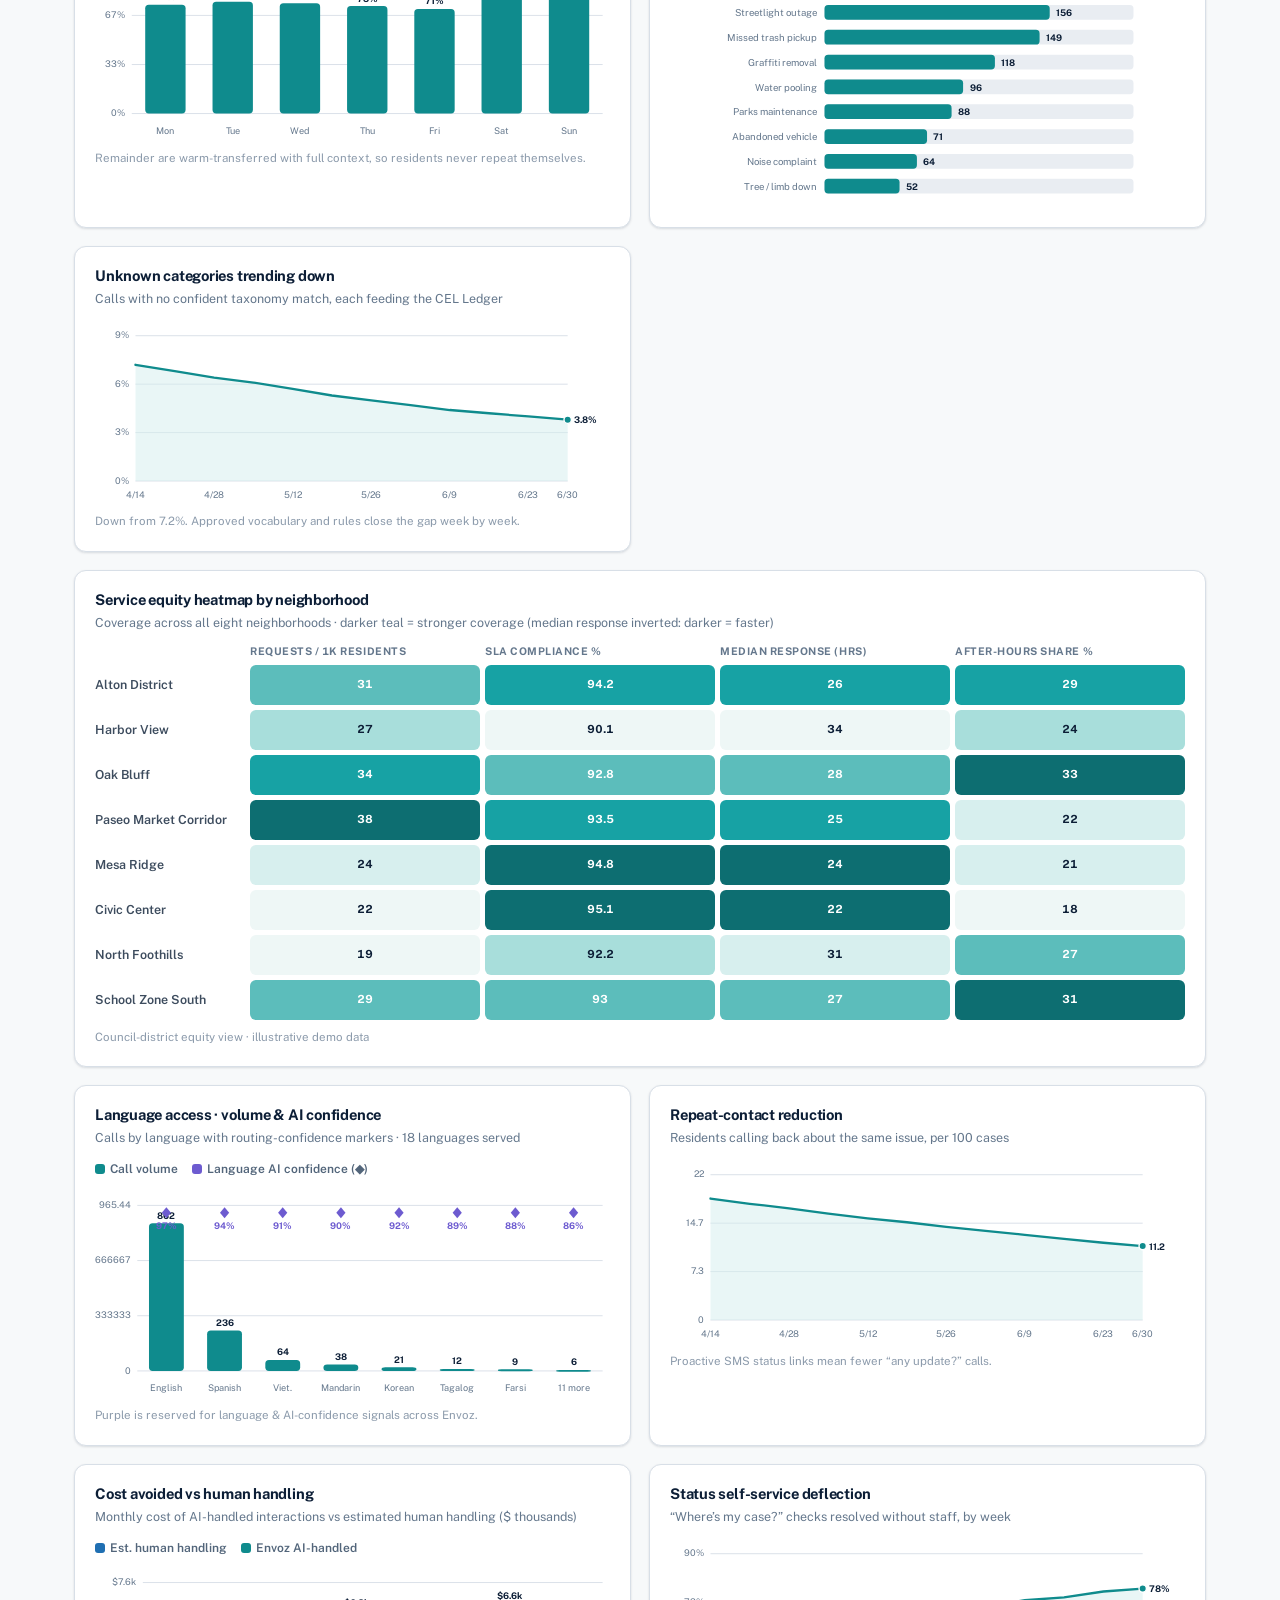
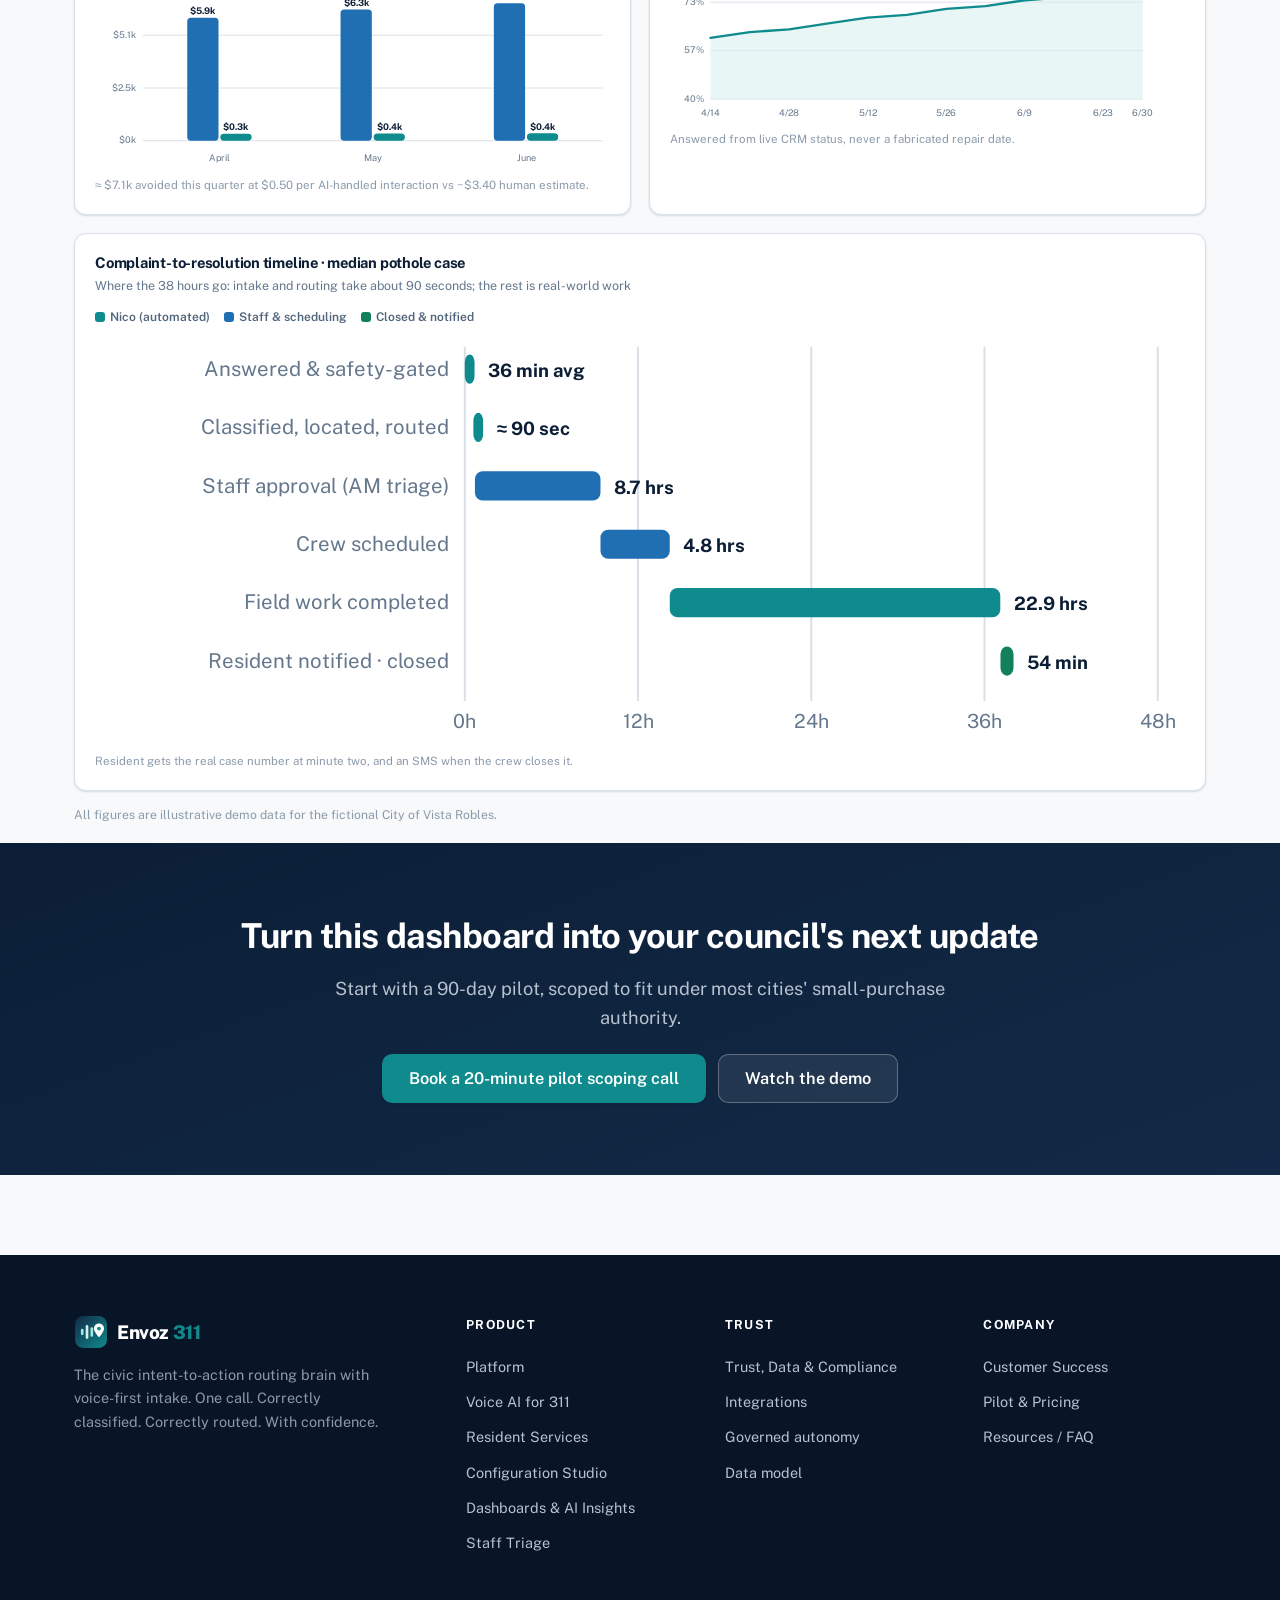
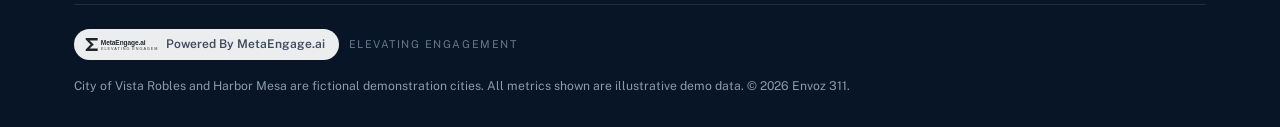
<file: dashboards.html>
<!DOCTYPE html>
<html lang="en">
<head>
<meta charset="UTF-8">
<meta name="viewport" content="width=device-width, initial-scale=1.0">
<title>Dashboards &amp; AI Insights — City Manager 311 Dashboard | Envoz 311</title>
<meta name="description" content="The city manager 311 dashboard for Vista Robles: response speed, routing accuracy, equity coverage, after-hours capture, cost avoided, AI-discovered service gaps, and council-ready 311 reporting — generated from live demo evidence.">
<link rel="icon" type="image/svg+xml" href="assets/img/envoz-mark.svg">
<link rel="stylesheet" href="assets/css/main.css">
<script type="application/ld+json">
{
  "@context": "https://schema.org",
  "@type": "BreadcrumbList",
  "itemListElement": [
    { "@type": "ListItem", "position": 1, "name": "Home", "item": "https://envoz311.example.com/index.html" },
    { "@type": "ListItem", "position": 2, "name": "Dashboards & AI Insights", "item": "https://envoz311.example.com/dashboards.html" }
  ]
}
</script>
<style>
/* ---- Dashboards page-only styles ---- */
.dash-hero{padding:42px 0 30px}
.dash-hero h1{font-size:clamp(1.5rem,2.8vw,2.1rem);margin:10px 0 6px}
.dash-hero .lede{font-size:1rem;margin-bottom:0}
.tab-panel{padding:30px 0 6px}
.panel-head{max-width:70ch}
.kpi-grid{display:grid;grid-template-columns:repeat(auto-fill,minmax(158px,1fr));gap:12px;margin-top:18px}
.kpi-grid .kpi{padding:13px 15px}
.kpi-grid .kpi-value{font-size:1.42rem}
.range-pills{display:flex;gap:8px;flex-wrap:wrap;align-items:center}
.surge-banner{display:flex;gap:12px;align-items:center;flex-wrap:wrap;background:linear-gradient(120deg,#5f3404,#92610c);color:#fff;border:1px solid var(--amber-600);border-radius:12px;padding:13px 18px;font-weight:600;margin:16px 0 2px;animation:proofReveal .5s ease both}
.surge-banner .chip{background:rgba(255,255,255,.16);color:#fff;border-color:transparent}
.chart-grid{display:grid;grid-template-columns:repeat(2,1fr);gap:18px;margin-top:22px}
@media(max-width:880px){.chart-grid{grid-template-columns:1fr}}
.chart-span{grid-column:1/-1}
.chart-legend{display:flex;gap:14px;flex-wrap:wrap;font-size:.75rem;font-weight:600;color:var(--slate-600);margin:0 0 8px}
.lg-swatch{display:inline-block;width:10px;height:10px;border-radius:3px;margin-right:5px;vertical-align:-1px}
.chart-note{font-size:.72rem;color:var(--slate-400);margin-top:8px}
.heat-grid{display:grid;gap:5px;margin-top:10px;font-variant-numeric:tabular-nums}
.heat-head{font-size:.66rem;font-weight:700;color:var(--muted);text-transform:uppercase;letter-spacing:.05em;display:flex;align-items:flex-end;padding-bottom:2px;line-height:1.25}
.heat-rowlab{font-size:.78rem;font-weight:600;color:var(--slate-700);display:flex;align-items:center;gap:6px}
.heat-cell.hot{outline:2px solid var(--amber-600);outline-offset:1px}
.gap-status{margin-top:12px;display:flex;flex-wrap:wrap;gap:8px;align-items:center}
.counter-grid{display:grid;grid-template-columns:repeat(auto-fill,minmax(168px,1fr));gap:12px;margin-top:18px}
.ledger-detail>td{background:var(--aqua-50);font-size:.85rem}
.ledger-toggle{appearance:none;background:none;border:none;cursor:pointer;font-family:var(--mono);font-size:.82rem;color:var(--ocean-600);padding:2px 4px;border-radius:6px;font-weight:600}
.ledger-toggle:hover{background:var(--ocean-100)}
.chip-cloud{display:flex;flex-wrap:wrap;gap:8px;margin-top:12px}
.rec-card{cursor:pointer}
.rec-title-btn{appearance:none;background:none;border:none;padding:0;font:inherit;font-weight:700;font-size:1.02rem;color:var(--navy-900);cursor:pointer;text-align:left;line-height:1.3}
.rec-title-btn:hover{color:var(--teal-700)}
.rec-meta{display:flex;flex-wrap:wrap;gap:6px 14px;font-size:.8rem;color:var(--muted);margin:10px 0}
.agent-stats{display:grid;grid-template-columns:repeat(auto-fit,minmax(150px,1fr));gap:10px;margin-top:16px}
.agent-orb{width:46px;height:46px;border-radius:50%;flex-shrink:0;background:radial-gradient(circle at 35% 30%,#9be8e6,var(--teal-500) 55%,var(--teal-700));animation:orbPulse 2.6s ease-in-out infinite}
.boundary-cols{display:grid;grid-template-columns:1fr 1fr;gap:18px;margin-top:14px}
@media(max-width:720px){.boundary-cols{grid-template-columns:1fr}}
.boundary-cols ul{margin:8px 0 0;line-height:1.9}
.drawer .d-section{margin:16px 0 0;padding-top:14px;border-top:1px solid var(--line-soft)}
.d-label{font-size:.7rem;font-weight:700;text-transform:uppercase;letter-spacing:.08em;color:var(--muted);margin-bottom:6px}
.d-highlight{outline:3px solid var(--teal-500);outline-offset:4px;border-radius:8px;transition:outline-color 1s ease}
.sbx-track{height:8px;border-radius:6px;background:var(--slate-100);overflow:hidden;margin:10px 0}
.sbx-bar{height:100%;width:0;background:var(--teal-600);border-radius:6px;transition:width .3s ease}
.audit-list{list-style:none;padding:0;margin:0;font-size:.83rem}
.audit-list li{padding:6px 0;border-bottom:1px dashed var(--line-soft);display:flex;gap:10px}
.audit-list .mono{color:var(--teal-700)}
.toast{position:fixed;left:50%;bottom:26px;transform:translateX(-50%);background:var(--navy-900);color:#fff;font-size:.85rem;font-weight:600;padding:11px 18px;border-radius:10px;box-shadow:var(--shadow-lg);z-index:300;animation:bubbleIn .25s ease;max-width:min(480px,90vw);text-align:center}
.report-section{opacity:0;transform:translateY(14px);transition:opacity .45s ease,transform .45s ease;margin-top:16px}
.report-section.built{opacity:1;transform:none}
.stat-row{display:grid;grid-template-columns:repeat(auto-fit,minmax(150px,1fr));gap:10px;margin:12px 0}
.stat-callout{background:var(--aqua-50);border:1px solid var(--teal-100);border-radius:10px;padding:11px 14px}
.stat-callout .v{font-size:1.28rem;font-weight:750;color:var(--navy-900);font-variant-numeric:tabular-nums;line-height:1.2}
.stat-callout .l{font-size:.74rem;color:var(--muted);font-weight:600;margin-top:2px}
.report-shell{position:relative}
#council-report .report-section h3{margin-bottom:4px}
.build-status{display:flex;align-items:center;gap:10px;font-size:.85rem;font-weight:600;color:var(--teal-700)}
.build-dot{width:9px;height:9px;border-radius:50%;background:var(--teal-600);animation:orbPulse 1.2s infinite}
</style>
</head>
<body data-page="dashboards" data-marketing="false">
<a class="skip-link" href="#main">Skip to content</a>
<div id="site-header"></div>

<main id="main">

  <!-- ============ Compact hero ============ -->
  <section class="section-dark grid-texture dash-hero">
    <div class="container">
      <span class="eyebrow">Dashboards &amp; AI Insights</span>
      <div class="flex space-between flex-wrap" style="align-items:flex-end">
        <div style="max-width:760px">
          <h1>City Manager Success Dashboard · Vista Robles</h1>
          <p class="lede">The numbers a council actually asks about: access, speed, accuracy, equity, and cost, plus the recommendations the Continuous Evaluation Loop keeps generating.</p>
        </div>
        <div class="chip-row" style="margin-bottom:6px">
          <span class="chip chip-outline on-dark">Illustrative demo data</span>
          <span class="chip chip-outline on-dark">Updated today · 7:12 AM</span>
        </div>
      </div>
    </div>
  </section>

  <!-- ============ Answer block + tabs ============ -->
  <section class="section-tight" style="padding-bottom:0">
    <div class="container">
      <div class="answer-block" style="margin-top:0">This city manager 311 dashboard shows what changed for residents: faster response, correct routing, after-hours coverage, equitable neighborhood service, and lower cost per interaction. It turns that evidence into council-ready 311 reporting in one click.</div>
      <div class="tabs" role="tablist" aria-label="Dashboard views" id="dash-tabs">
        <button class="tab" role="tab" type="button" id="tab-performance" data-tab="performance" aria-controls="panel-performance" aria-selected="true">Performance</button>
        <button class="tab" role="tab" type="button" id="tab-gaps" data-tab="gaps" aria-controls="panel-gaps" aria-selected="false" tabindex="-1">Service Gaps</button>
        <button class="tab" role="tab" type="button" id="tab-cel" data-tab="cel" aria-controls="panel-cel" aria-selected="false" tabindex="-1">CEL Learning</button>
        <button class="tab" role="tab" type="button" id="tab-agent" data-tab="agent" aria-controls="panel-agent" aria-selected="false" tabindex="-1">Recommendations</button>
        <button class="tab" role="tab" type="button" id="tab-council" data-tab="council" aria-controls="panel-council" aria-selected="false" tabindex="-1">Council Proof</button>
      </div>
    </div>
  </section>

  <!-- ============ TAB 1 · Performance ============ -->
  <section class="tab-panel" role="tabpanel" id="panel-performance" aria-labelledby="tab-performance">
    <div class="container">
      <div class="flex space-between flex-wrap">
        <div class="panel-head">
          <h2 style="margin-bottom:4px">Resident outcomes, not AI vanity metrics</h2>
          <p class="small" style="color:var(--muted);margin-bottom:0">Faster response, correct routing, a cleared after-hours backlog, equitable neighborhood coverage, lower cost per interaction, fewer repeat contacts, and residents who trust the number they called.</p>
        </div>
        <div class="flex flex-wrap" style="align-items:center">
          <div class="range-pills" role="group" aria-label="Time range" id="range-pills">
            <button class="filter-pill" type="button" data-range="30" aria-pressed="false">Last 30 days</button>
            <button class="filter-pill" type="button" data-range="60" aria-pressed="false">Last 60 days</button>
            <button class="filter-pill" type="button" data-range="90" aria-pressed="true">Last 90 days</button>
          </div>
          <button class="btn btn-secondary btn-sm" type="button" id="surge-toggle" aria-pressed="false">⛈ Storm surge view</button>
        </div>
      </div>
      <div id="surge-banner" hidden></div>
      <div class="kpi-grid" id="kpi-grid" aria-live="polite"></div>
      <p class="small" style="color:var(--muted);margin:12px 0 0;max-width:70ch">Efficiency here funds field work — pilots are never scoped around headcount reduction.</p>
      <div class="chart-grid" id="perf-charts"></div>
      <p class="disclaimer" style="margin-top:14px">All figures are illustrative demo data for the fictional City of Vista Robles.</p>
    </div>
  </section>

  <!-- ============ TAB 2 · Service Gaps ============ -->
  <section class="tab-panel" role="tabpanel" id="panel-gaps" aria-labelledby="tab-gaps" hidden>
    <div class="container">
      <div class="panel-head">
        <h2 style="margin-bottom:4px">AI-discovered service gaps</h2>
        <p class="small" style="color:var(--muted)">Nico watches every routed case, staff correction, and unknown category, then surfaces the gaps worth fixing with evidence and a one-click next step. Nothing changes in production without approval.</p>
      </div>
      <div class="grid grid-2" id="gap-cards" style="margin-top:22px"></div>
    </div>
  </section>

  <!-- ============ TAB 3 · CEL Learning ============ -->
  <section class="tab-panel" role="tabpanel" id="panel-cel" aria-labelledby="tab-cel" hidden>
    <div class="container">
      <div class="panel-head">
        <h2 style="margin-bottom:4px">CEL Ledger · what the system learned</h2>
        <p class="small" style="color:var(--muted)">Every correction, unknown phrase, and connector hiccup becomes a logged learning signal. This quarter’s tally, and the ledger behind it.</p>
      </div>
      <div class="counter-grid" id="cel-counters"></div>

      <h3 style="margin:34px 0 6px">CEL Ledger</h3>
      <p class="small" style="color:var(--muted);margin-bottom:14px">Click any row for the full evidence and audit trail.</p>
      <div class="table-wrap" id="ledger-wrap"></div>

      <div class="card" id="cel-loop-card" style="margin-top:30px;position:relative">
        <div class="flex space-between flex-wrap">
          <div>
            <h3 style="margin-bottom:4px">The Continuous Evaluation Loop, illustrated</h3>
            <p class="small" style="color:var(--muted)">An illustration, not a spec'd process: how a 9:42 PM phone call becomes an approved, audited improvement to your 311 program.</p>
          </div>
          <button class="btn btn-secondary btn-sm" type="button" id="loop-replay">↻ Replay the loop</button>
        </div>
        <div id="cel-loop-host" style="margin-top:14px"></div>
        <div class="infra-watermark"><svg viewBox="0 0 100 100" xmlns="http://www.w3.org/2000/svg" aria-hidden="true"><path fill="currentColor" d="M10 8 L90 8 L90 24 L36 24 L64 50 L36 76 L90 76 L90 92 L10 92 L10 82 L42 50 L10 18 Z"/></svg><span>Powered By MetaEngage.ai</span></div>
      </div>
    </div>
  </section>

  <!-- ============ TAB 4 · Improvement recommendations ============ -->
  <section class="tab-panel" role="tabpanel" id="panel-agent" aria-labelledby="tab-agent" hidden>
    <div class="container">
      <div class="panel-head">
        <h2 style="margin-bottom:4px">Nico's improvement recommendations · Vista Robles</h2>
        <p class="small" style="color:var(--muted)">Drawn from the Continuous Evaluation Loop: every routed case, correction, and SLA outcome becomes evidence Nico turns into proposals your staff approve. <strong>Autonomous where safe. Approval-gated where civic trust matters.</strong></p>
      </div>

      <div class="card" id="agent-card" style="margin-top:22px"></div>

      <h3 style="margin:32px 0 4px">What Nico watches</h3>
      <div class="chip-cloud" id="agent-monitors" role="list"></div>

      <div class="flex space-between flex-wrap" style="margin:34px 0 4px;align-items:flex-end">
        <h3 style="margin:0">This week’s improvement plan</h3>
        <div class="range-pills" role="group" aria-label="Filter recommendations" id="rec-filters">
          <button class="filter-pill" type="button" data-filter="all" aria-pressed="true">All</button>
          <button class="filter-pill" type="button" data-filter="ready" aria-pressed="false">Ready for approval</button>
          <button class="filter-pill" type="button" data-filter="open" aria-pressed="false">Open</button>
          <button class="filter-pill" type="button" data-filter="approved" aria-pressed="false">Approved</button>
        </div>
      </div>
      <p class="small" style="color:var(--muted);margin-bottom:14px">Click a recommendation to see evidence, sample cases, sandbox results, and the approval flow.</p>
      <div class="grid grid-2" id="rec-cards"></div>

      <div class="card" style="margin-top:30px;border-top:3px solid var(--navy-900)">
        <h3 style="margin-bottom:2px">Autonomy boundaries</h3>
        <p class="small" style="color:var(--muted)">Governed autonomy is the product. These boundaries are enforced in the platform, not just promised.</p>
        <div class="boundary-cols">
          <div>
            <span class="chip chip-teal">Nico CAN, autonomously</span>
            <ul class="small">
              <li>Monitor routing accuracy, SLA risk, equity, and language quality</li>
              <li>Analyze correction trends and surge patterns across every interaction</li>
              <li>Draft rules, vocabulary, and taxonomy proposals with evidence attached</li>
              <li>Simulate and run sandbox tests against historical cases</li>
              <li>Prepare council reports and improvement summaries</li>
              <li>Create <em>proposed</em> configuration changes for review</li>
            </ul>
          </div>
          <div>
            <span class="chip chip-red">Nico CANNOT</span>
            <ul class="small">
              <li>Silently change production routing</li>
              <li>Fabricate case numbers or resolution dates</li>
              <li>Change the global taxonomy from one city’s correction</li>
              <li>Deploy any production change without city approval</li>
            </ul>
          </div>
        </div>
        <div class="audit-ribbon" style="margin-top:16px"><span data-icon="shield"></span><span><strong style="color:#fff">Production changes require city approval.</strong> Every approval is logged to the Continuous Evaluation Loop.</span></div>
      </div>
    </div>
  </section>

  <!-- ============ TAB 5 · Council Proof ============ -->
  <section class="tab-panel" role="tabpanel" id="panel-council" aria-labelledby="tab-council" hidden>
    <div class="container">
      <div class="grid grid-2" style="align-items:center">
        <div class="panel-head">
          <h2 style="margin-bottom:4px">Council-ready proof, generated from evidence</h2>
          <p class="small" style="color:var(--muted)">Every number in this report traces back to a logged interaction, a routed case, or an approved change. No hand-assembled slide decks the night before the council meeting.</p>
          <button class="btn btn-primary btn-lg" type="button" id="generate-report" style="margin-top:14px"><span data-icon="doc"></span> Generate council-ready proof report</button>
        </div>
        <div class="card card-flat" style="background:var(--aqua-50);border-color:var(--teal-100)">
          <h4>What the report covers</h4>
          <ul class="small" style="line-height:2;color:var(--slate-600)">
            <li>Executive summary &amp; resident access gains</li>
            <li>Operational performance, equity &amp; language access</li>
            <li>Cost savings and service gaps discovered</li>
            <li>Next-quarter recommendations</li>
          </ul>
        </div>
      </div>
      <div class="report-shell" id="council-report" aria-live="polite" style="margin-top:10px"></div>
    </div>
  </section>

</main>

<!-- ============ Closing pilot CTA band ============ -->
<section class="section section-dark grid-texture">
  <div class="container center">
    <h2>Turn this dashboard into your council's next update</h2>
    <p class="lede" style="margin:0 auto 22px">Start with a 90-day pilot, scoped to fit under most cities' small-purchase authority.</p>
    <div class="flex flex-wrap" style="justify-content:center;gap:12px">
      <button class="btn btn-primary btn-lg" type="button" data-pilot-open>Book a 20-minute pilot scoping call</button>
      <a class="btn btn-secondary btn-lg" href="voice-ai.html?demo=pothole">Watch the demo</a>
    </div>
  </div>
</section>

<div id="site-footer"></div>
<script src="assets/js/data.js"></script>
<script src="assets/js/shared.js"></script>
<script src="assets/js/pages/dashboards.js"></script>
</body>
</html>
</file>
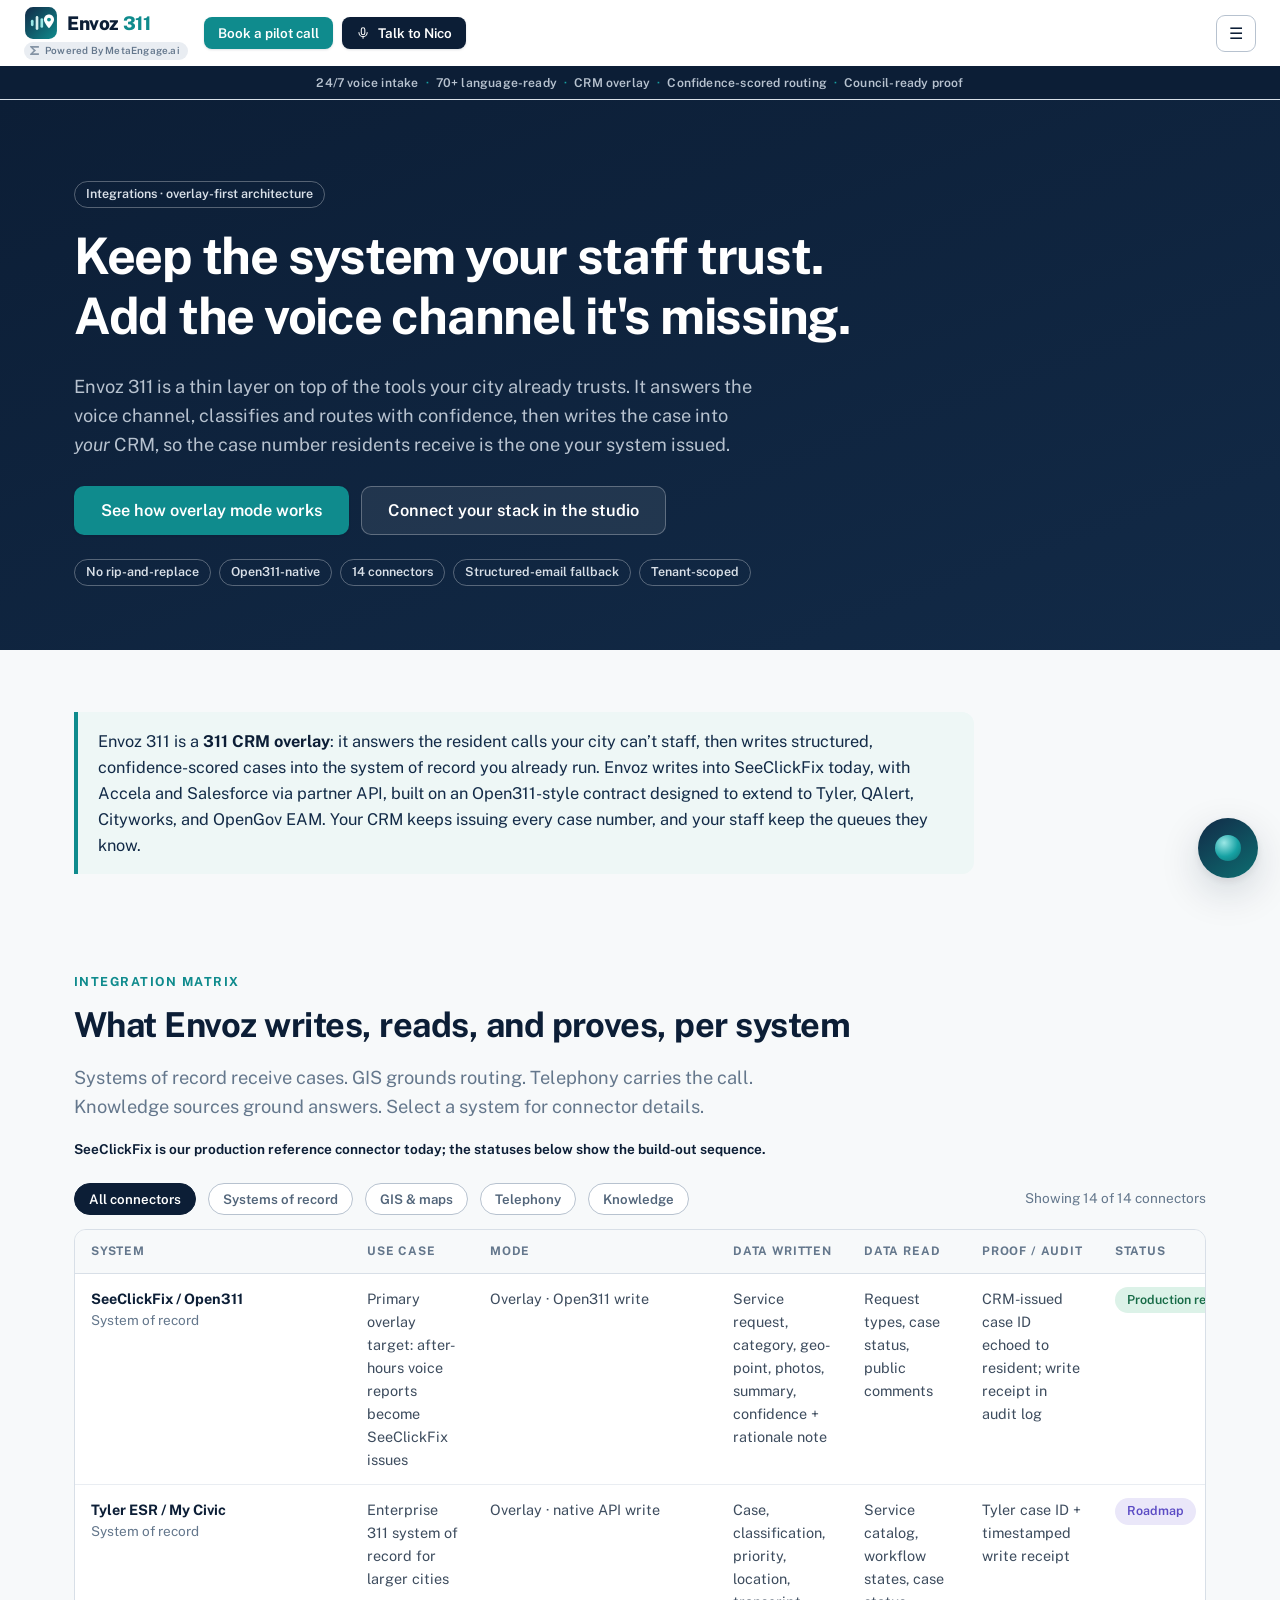
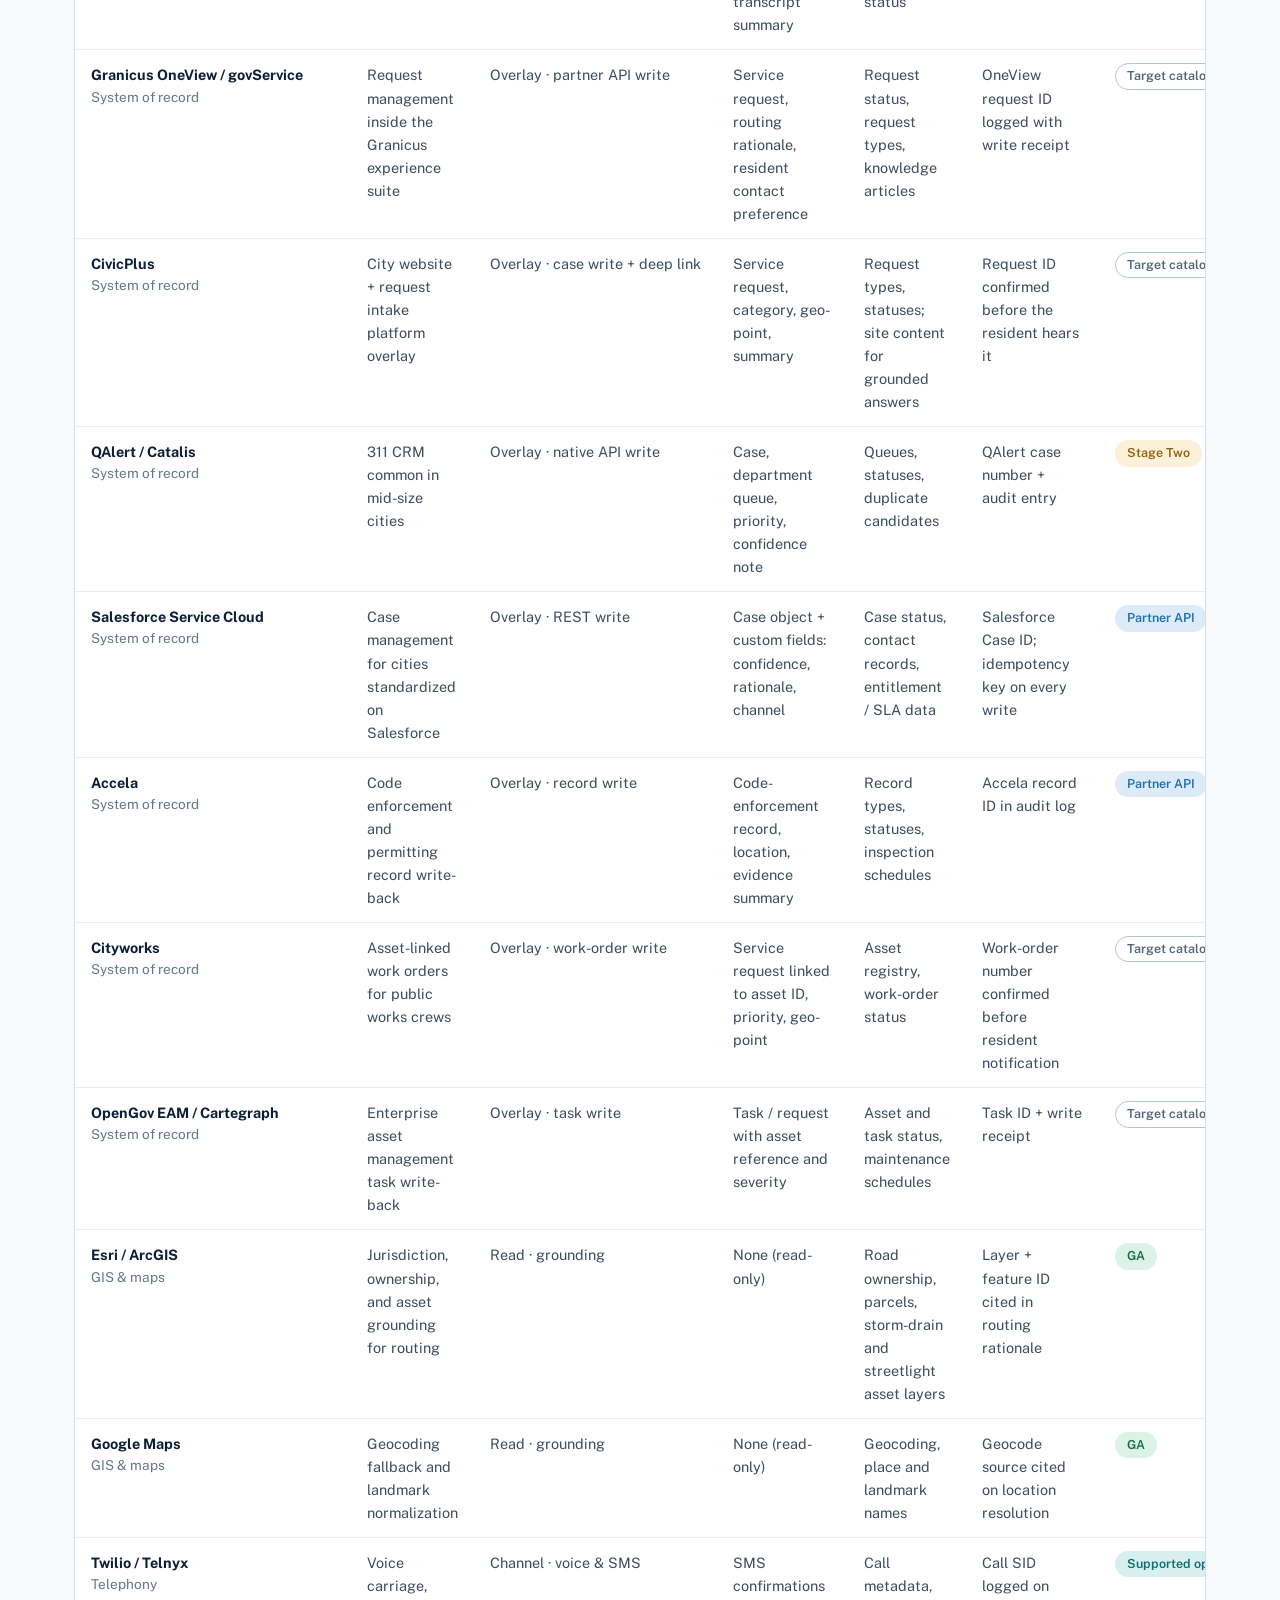
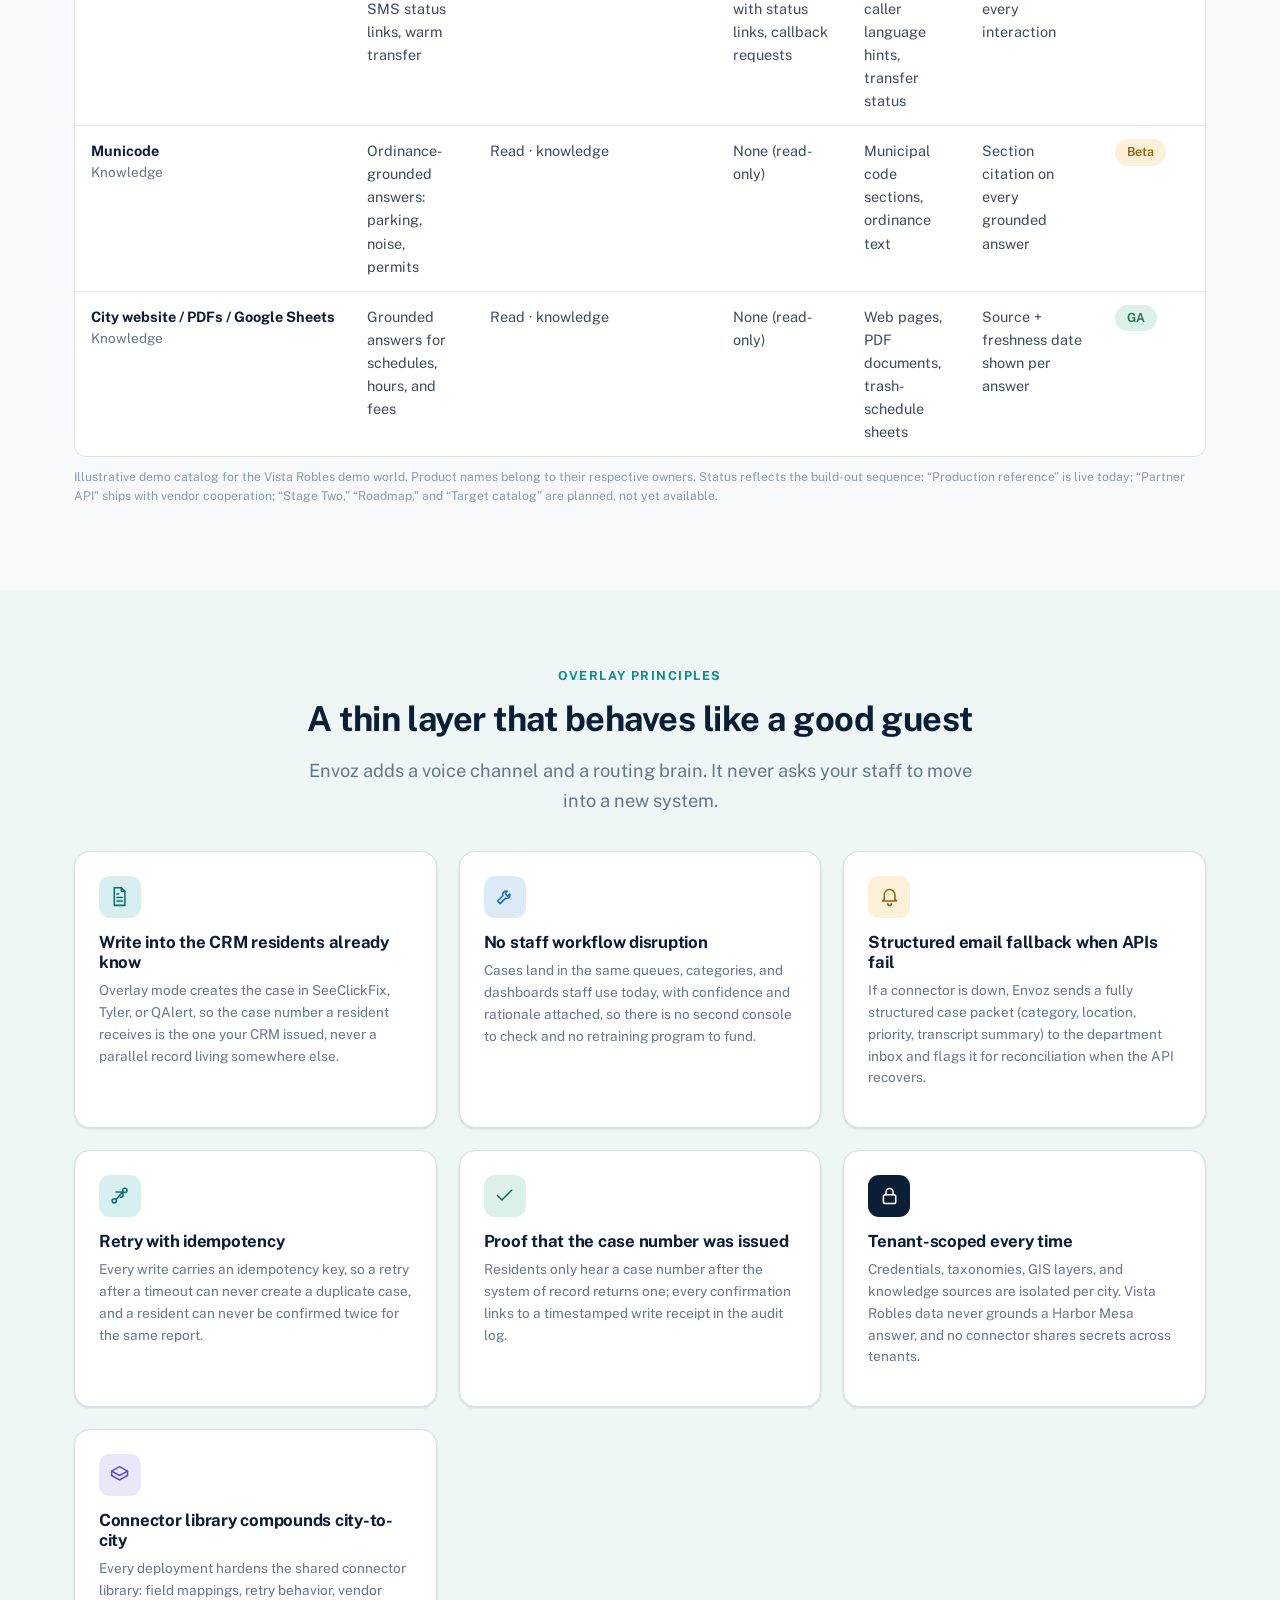
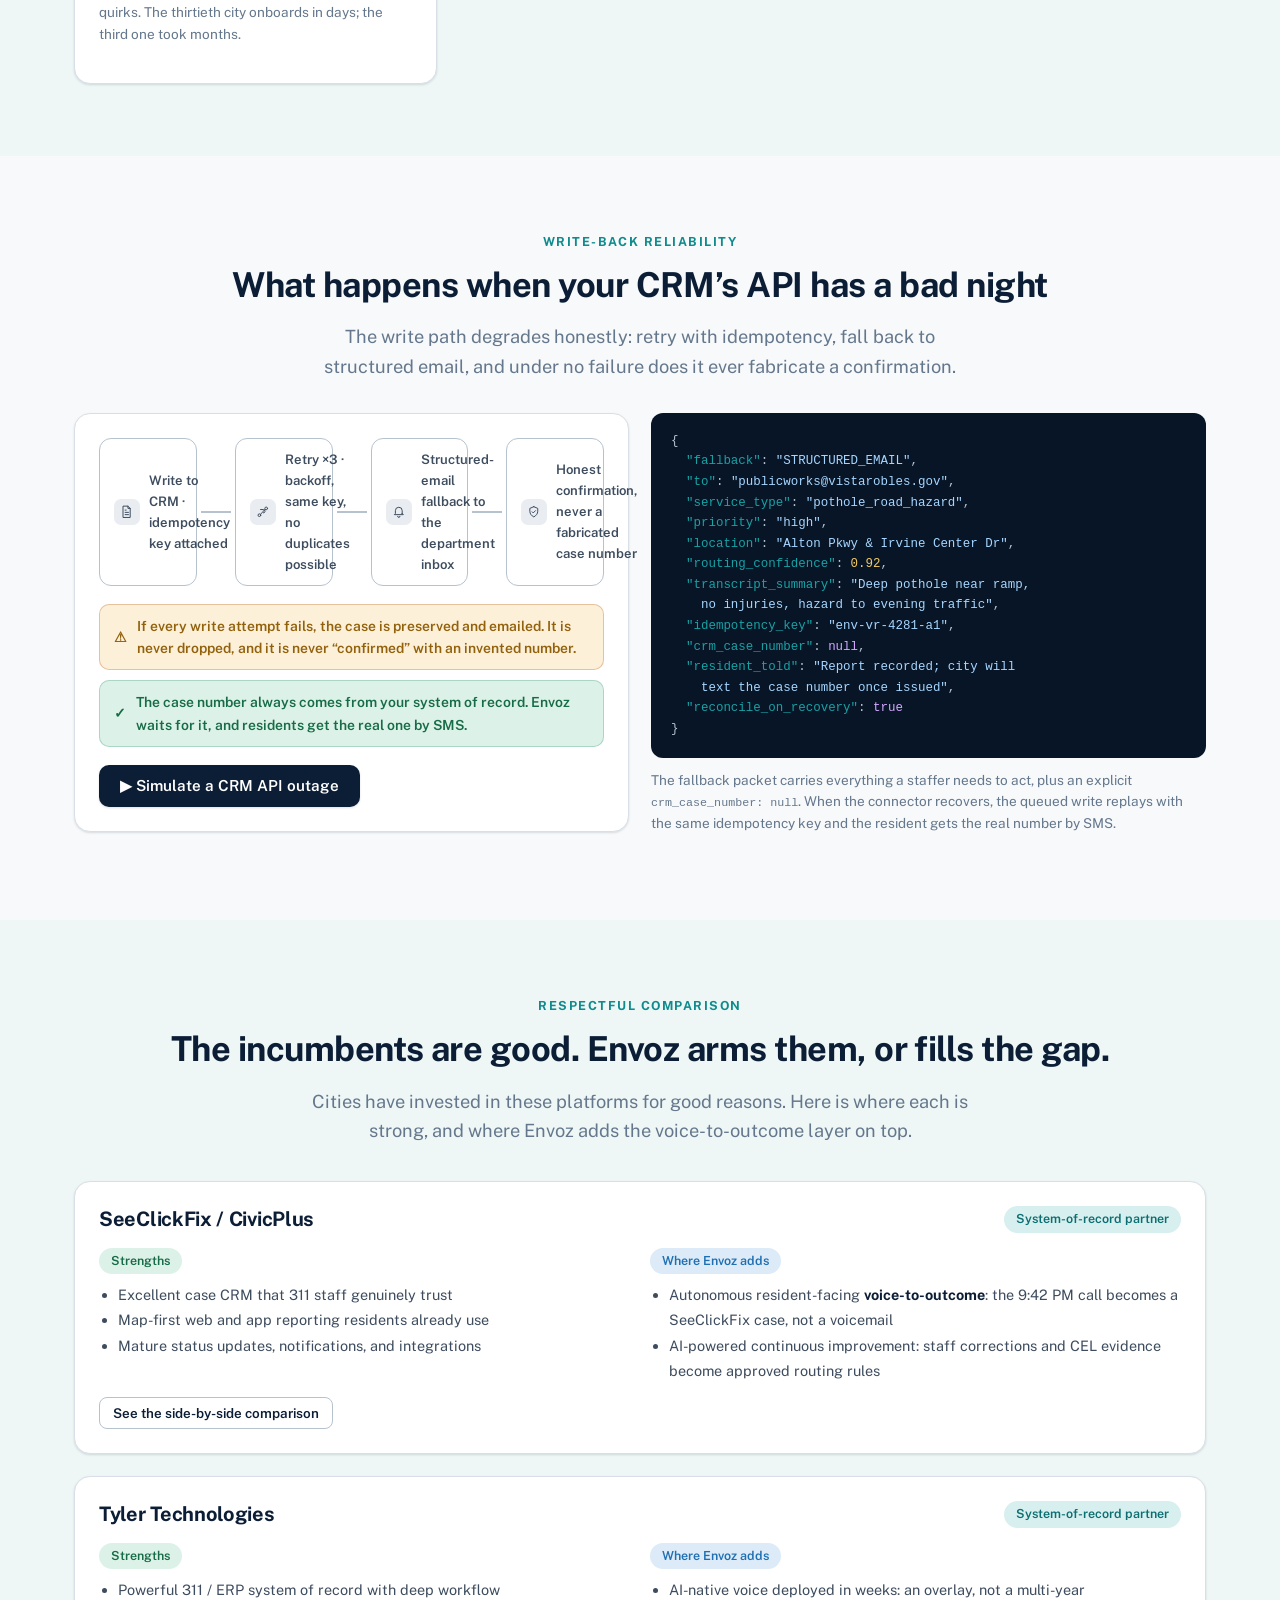
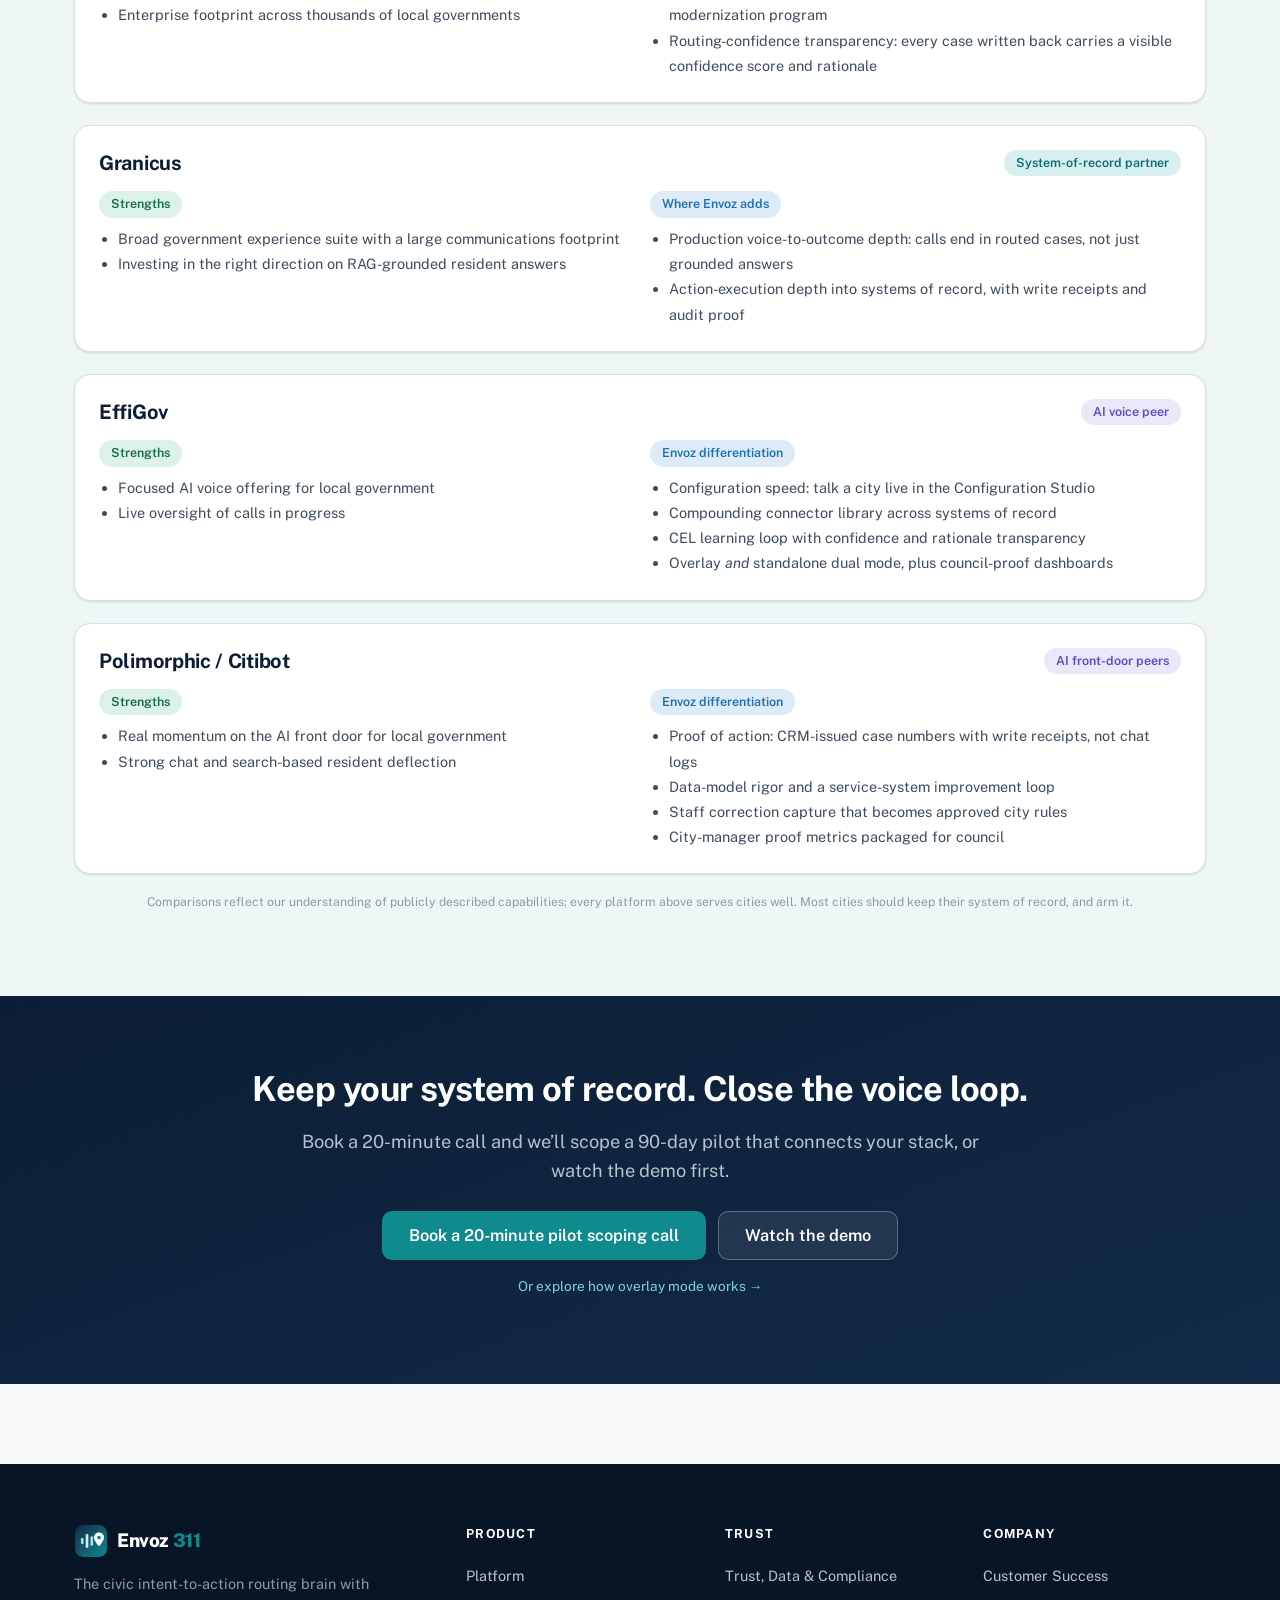
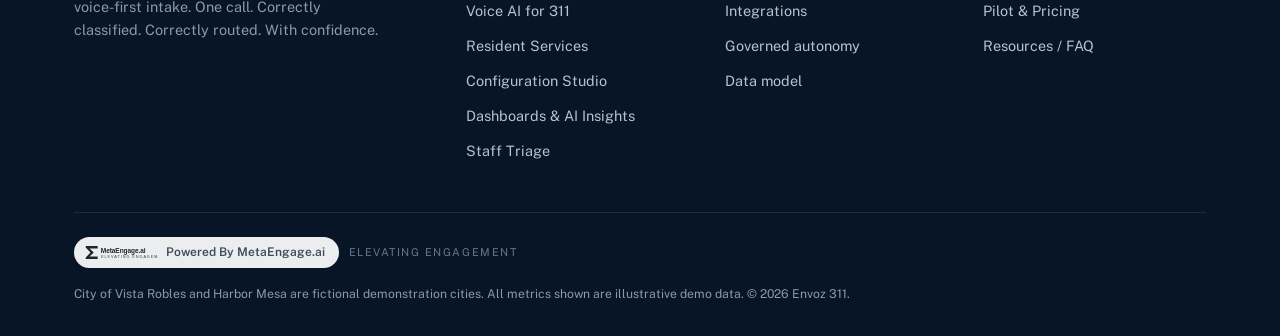
<file: integrations.html>
<!DOCTYPE html>
<html lang="en">
<head>
<meta charset="UTF-8">
<meta name="viewport" content="width=device-width, initial-scale=1.0">
<title>Integrations — 311 CRM Overlay for SeeClickFix, Tyler, Salesforce &amp; More | Envoz 311</title>
<meta name="description" content="Envoz 311 is a thin overlay that answers the voice channel and writes cases into SeeClickFix today, with Accela and Salesforce via partner API, on an Open311-style contract built to extend to Tyler, QAlert, Cityworks, and OpenGov EAM. Keep your system of record; close the voice loop.">
<link rel="icon" type="image/svg+xml" href="assets/img/envoz-mark.svg">
<link rel="stylesheet" href="assets/css/main.css">
<script type="application/ld+json">
{
  "@context": "https://schema.org",
  "@type": "BreadcrumbList",
  "itemListElement": [
    { "@type": "ListItem", "position": 1, "name": "Home", "item": "https://envoz311.example.com/index.html" },
    { "@type": "ListItem", "position": 2, "name": "Integrations", "item": "https://envoz311.example.com/integrations.html" }
  ]
}
</script>
<style>
/* page-specific styles only */
#matrix-table { min-width: 1080px; }
#matrix-table td:first-child { white-space: nowrap; }
.matrix-sys-btn {
  appearance: none; background: none; border: none; padding: 0;
  font-family: var(--font); font-size: inherit; font-weight: 700;
  color: var(--navy-900); cursor: pointer; text-align: left;
}
.matrix-sys-btn:hover { color: var(--teal-700); text-decoration: underline; }
.compare-cols { display: grid; grid-template-columns: 1fr 1fr; gap: 20px; margin-top: 14px; }
.compare-cols ul { margin: 8px 0 0; line-height: 1.75; font-size: 0.9rem; }
@media (max-width: 720px) { .compare-cols { grid-template-columns: 1fr; } }
.relia-flow { display: flex; align-items: stretch; }
.relia-flow .wf-node { flex: 1; min-width: 0; }
.hconn { width: 30px; height: 2px; background: var(--slate-300); margin: auto 4px; flex-shrink: 0; transition: background 0.3s; }
.hconn.lit { background: var(--teal-600); }
@media (max-width: 860px) {
  .relia-flow { flex-direction: column; }
  .hconn { width: 2px; height: 20px; margin: 0 auto; }
}
</style>
</head>
<body data-page="integrations" data-marketing="true">
<a class="skip-link" href="#main">Skip to content</a>
<div id="site-header"></div>

<main id="main">

  <!-- ================= HERO ================= -->
  <section class="section-dark grid-texture" style="padding:80px 0 64px">
    <div class="container">
      <div style="max-width:840px">
        <span class="chip chip-outline on-dark" style="margin-bottom:18px">Integrations · overlay-first architecture</span>
        <h1>Keep the system your staff trust. Add the voice channel it's missing.</h1>
        <p class="lede" style="margin-top:16px">Envoz 311 is a thin layer on top of the tools your city already trusts. It answers the voice channel, classifies and routes with confidence, then writes the case into <em>your</em> CRM, so the case number residents receive is the one your system issued.</p>
        <div class="flex flex-wrap" style="margin-top:26px">
          <a class="btn btn-primary btn-lg" href="platform.html">See how overlay mode works</a>
          <a class="btn btn-secondary btn-lg" href="configuration-studio.html">Connect your stack in the studio</a>
        </div>
        <div class="chip-row" style="margin-top:24px">
          <span class="chip chip-outline on-dark">No rip-and-replace</span>
          <span class="chip chip-outline on-dark">Open311-native</span>
          <span class="chip chip-outline on-dark">14 connectors</span>
          <span class="chip chip-outline on-dark">Structured-email fallback</span>
          <span class="chip chip-outline on-dark">Tenant-scoped</span>
        </div>
      </div>
    </div>
  </section>

  <!-- ================= ANSWER BLOCK ================= -->
  <section class="section-tight">
    <div class="container">
      <div class="answer-block reveal" style="max-width:900px">Envoz 311 is a <strong>311 CRM overlay</strong>: it answers the resident calls your city can’t staff, then writes structured, confidence-scored cases into the system of record you already run. Envoz writes into SeeClickFix today, with Accela and Salesforce via partner API, built on an Open311-style contract designed to extend to Tyler, QAlert, Cityworks, and OpenGov EAM. Your CRM keeps issuing every case number, and your staff keep the queues they know.</div>
    </div>
  </section>

  <!-- ================= INTEGRATION MATRIX ================= -->
  <section class="section" id="matrix" style="padding-top:32px">
    <div class="container">
      <div class="reveal">
        <span class="eyebrow">Integration matrix</span>
        <h2>What Envoz writes, reads, and proves, per system</h2>
        <p class="lede">Systems of record receive cases. GIS grounds routing. Telephony carries the call. Knowledge sources ground answers. Select a system for connector details.</p>
        <p class="small" style="margin-top:10px;font-weight:650;color:var(--navy-900)">SeeClickFix is our production reference connector today; the statuses below show the build-out sequence.</p>
      </div>
      <div class="flex flex-wrap reveal" role="group" aria-label="Filter connectors by category" style="margin:22px 0 14px">
        <button class="filter-pill" type="button" data-cat="all" aria-pressed="true">All connectors</button>
        <button class="filter-pill" type="button" data-cat="record" aria-pressed="false">Systems of record</button>
        <button class="filter-pill" type="button" data-cat="gis" aria-pressed="false">GIS &amp; maps</button>
        <button class="filter-pill" type="button" data-cat="tel" aria-pressed="false">Telephony</button>
        <button class="filter-pill" type="button" data-cat="knowledge" aria-pressed="false">Knowledge</button>
        <span class="small" id="matrix-count" style="color:var(--muted);margin-left:auto" aria-live="polite"></span>
      </div>
      <div class="table-wrap reveal">
        <table class="data-table" id="matrix-table">
          <thead>
            <tr>
              <th scope="col">System</th>
              <th scope="col">Use case</th>
              <th scope="col">Mode</th>
              <th scope="col">Data written</th>
              <th scope="col">Data read</th>
              <th scope="col">Proof / audit</th>
              <th scope="col">Status</th>
            </tr>
          </thead>
          <tbody id="matrix-body"><!-- rendered by integrations.js --></tbody>
        </table>
      </div>
      <p class="disclaimer" style="margin-top:10px">Illustrative demo catalog for the Vista Robles demo world. Product names belong to their respective owners. Status reflects the build-out sequence: “Production reference” is live today; “Partner API” ships with vendor cooperation; “Stage Two,” “Roadmap,” and “Target catalog” are planned, not yet available.</p>
    </div>
  </section>

  <!-- ================= FEATURE CARDS ================= -->
  <section class="section section-aqua" id="overlay-principles">
    <div class="container">
      <div class="center reveal">
        <span class="eyebrow">Overlay principles</span>
        <h2>A thin layer that behaves like a good guest</h2>
        <p class="lede">Envoz adds a voice channel and a routing brain. It never asks your staff to move into a new system.</p>
      </div>
      <div class="grid grid-3" style="margin-top:36px">
        <div class="card card-hover reveal">
          <span class="icon-tile" data-icon="doc"></span>
          <h4>Write into the CRM residents already know</h4>
          <p class="small" style="color:var(--muted)">Overlay mode creates the case in SeeClickFix, Tyler, or QAlert, so the case number a resident receives is the one your CRM issued, never a parallel record living somewhere else.</p>
        </div>
        <div class="card card-hover reveal">
          <span class="icon-tile ocean" data-icon="wrench"></span>
          <h4>No staff workflow disruption</h4>
          <p class="small" style="color:var(--muted)">Cases land in the same queues, categories, and dashboards staff use today, with confidence and rationale attached, so there is no second console to check and no retraining program to fund.</p>
        </div>
        <div class="card card-hover reveal">
          <span class="icon-tile amber" data-icon="bell"></span>
          <h4>Structured email fallback when APIs fail</h4>
          <p class="small" style="color:var(--muted)">If a connector is down, Envoz sends a fully structured case packet (category, location, priority, transcript summary) to the department inbox and flags it for reconciliation when the API recovers.</p>
        </div>
        <div class="card card-hover reveal">
          <span class="icon-tile" data-icon="route"></span>
          <h4>Retry with idempotency</h4>
          <p class="small" style="color:var(--muted)">Every write carries an idempotency key, so a retry after a timeout can never create a duplicate case, and a resident can never be confirmed twice for the same report.</p>
        </div>
        <div class="card card-hover reveal">
          <span class="icon-tile green" data-icon="check"></span>
          <h4>Proof that the case number was issued</h4>
          <p class="small" style="color:var(--muted)">Residents only hear a case number after the system of record returns one; every confirmation links to a timestamped write receipt in the audit log.</p>
        </div>
        <div class="card card-hover reveal">
          <span class="icon-tile navy" data-icon="lock"></span>
          <h4>Tenant-scoped every time</h4>
          <p class="small" style="color:var(--muted)">Credentials, taxonomies, GIS layers, and knowledge sources are isolated per city. Vista Robles data never grounds a Harbor Mesa answer, and no connector shares secrets across tenants.</p>
        </div>
        <div class="card card-hover reveal">
          <span class="icon-tile purple" data-icon="layers"></span>
          <h4>Connector library compounds city-to-city</h4>
          <p class="small" style="color:var(--muted)">Every deployment hardens the shared connector library: field mappings, retry behavior, vendor quirks. The thirtieth city onboards in days; the third one took months.</p>
        </div>
      </div>
    </div>
  </section>

  <!-- ================= WRITE-BACK RELIABILITY ================= -->
  <section class="section" id="reliability">
    <div class="container">
      <div class="center reveal">
        <span class="eyebrow">Write-back reliability</span>
        <h2>What happens when your CRM’s API has a bad night</h2>
        <p class="lede">The write path degrades honestly: retry with idempotency, fall back to structured email, and under no failure does it ever fabricate a confirmation.</p>
      </div>
      <div class="grid grid-2" style="margin-top:32px;align-items:start">
        <div class="card reveal">
          <div class="relia-flow" aria-label="Write-back reliability pipeline">
            <div class="wf-node" id="rn-write"><span class="wf-icon" data-icon="doc"></span>Write to CRM · idempotency key attached</div>
            <div class="hconn" id="rc-1"></div>
            <div class="wf-node" id="rn-retry"><span class="wf-icon" data-icon="route"></span>Retry ×3 · backoff, same key, no duplicates possible</div>
            <div class="hconn" id="rc-2"></div>
            <div class="wf-node" id="rn-fallback"><span class="wf-icon" data-icon="bell"></span>Structured-email fallback to the department inbox</div>
            <div class="hconn" id="rc-3"></div>
            <div class="wf-node" id="rn-honest"><span class="wf-icon" data-icon="shield"></span>Honest confirmation, never a fabricated case number</div>
          </div>
          <div id="relia-status" aria-live="polite" style="margin-top:18px;display:flex;flex-direction:column;gap:10px">
            <div class="caution-strip"><span aria-hidden="true">⚠</span>If every write attempt fails, the case is preserved and emailed. It is never dropped, and it is never “confirmed” with an invented number.</div>
            <div class="proof-strip"><span class="proof-icon">✓</span>The case number always comes from your system of record. Envoz waits for it, and residents get the real one by SMS.</div>
          </div>
          <div style="margin-top:18px">
            <button class="btn btn-navy" type="button" id="relia-run">▶ Simulate a CRM API outage</button>
          </div>
        </div>
        <div class="reveal">
          <div class="json-card" aria-label="Structured-email fallback packet">{
  <span class="k">"fallback"</span>: <span class="s">"STRUCTURED_EMAIL"</span>,
  <span class="k">"to"</span>: <span class="s">"publicworks@vistarobles.gov"</span>,
  <span class="k">"service_type"</span>: <span class="s">"pothole_road_hazard"</span>,
  <span class="k">"priority"</span>: <span class="s">"high"</span>,
  <span class="k">"location"</span>: <span class="s">"Alton Pkwy &amp; Irvine Center Dr"</span>,
  <span class="k">"routing_confidence"</span>: <span class="n">0.92</span>,
  <span class="k">"transcript_summary"</span>: <span class="s">"Deep pothole near ramp,
    no injuries, hazard to evening traffic"</span>,
  <span class="k">"idempotency_key"</span>: <span class="s">"env-vr-4281-a1"</span>,
  <span class="k">"crm_case_number"</span>: <span class="b">null</span>,
  <span class="k">"resident_told"</span>: <span class="s">"Report recorded; city will
    text the case number once issued"</span>,
  <span class="k">"reconcile_on_recovery"</span>: <span class="b">true</span>
}</div>
          <p class="small" style="margin-top:12px;color:var(--muted)">The fallback packet carries everything a staffer needs to act, plus an explicit <code>crm_case_number: null</code>. When the connector recovers, the queued write replays with the same idempotency key and the resident gets the real number by SMS.</p>
        </div>
      </div>
    </div>
  </section>

  <!-- ================= RESPECTFUL COMPARISON ================= -->
  <section class="section section-aqua" id="comparison">
    <div class="container">
      <div class="center reveal">
        <span class="eyebrow">Respectful comparison</span>
        <h2>The incumbents are good. Envoz arms them, or fills the gap.</h2>
        <p class="lede">Cities have invested in these platforms for good reasons. Here is where each is strong, and where Envoz adds the voice-to-outcome layer on top.</p>
      </div>

      <div class="grid" style="margin-top:36px;grid-template-columns:1fr">
        <div class="card reveal">
          <div class="flex flex-wrap space-between">
            <h3 style="margin:0">SeeClickFix / CivicPlus</h3>
            <span class="chip chip-teal">System-of-record partner</span>
          </div>
          <div class="compare-cols">
            <div>
              <span class="chip chip-green">Strengths</span>
              <ul>
                <li>Excellent case CRM that 311 staff genuinely trust</li>
                <li>Map-first web and app reporting residents already use</li>
                <li>Mature status updates, notifications, and integrations</li>
              </ul>
            </div>
            <div>
              <span class="chip chip-ocean">Where Envoz adds</span>
              <ul>
                <li>Autonomous resident-facing <strong>voice-to-outcome</strong>: the 9:42 PM call becomes a SeeClickFix case, not a voicemail</li>
                <li>AI-powered continuous improvement: staff corrections and CEL evidence become approved routing rules</li>
              </ul>
            </div>
          </div>
          <div class="flex flex-wrap" style="margin-top:14px">
            <button class="btn btn-secondary btn-sm" type="button" onclick="Envoz.openCompareModal()">See the side-by-side comparison</button>
          </div>
        </div>

        <div class="card reveal">
          <div class="flex flex-wrap space-between">
            <h3 style="margin:0">Tyler Technologies</h3>
            <span class="chip chip-teal">System-of-record partner</span>
          </div>
          <div class="compare-cols">
            <div>
              <span class="chip chip-green">Strengths</span>
              <ul>
                <li>Powerful 311 / ERP system of record with deep workflow</li>
                <li>Enterprise footprint across thousands of local governments</li>
              </ul>
            </div>
            <div>
              <span class="chip chip-ocean">Where Envoz adds</span>
              <ul>
                <li>AI-native voice deployed in weeks: an overlay, not a multi-year modernization program</li>
                <li>Routing-confidence transparency: every case written back carries a visible confidence score and rationale</li>
              </ul>
            </div>
          </div>
        </div>

        <div class="card reveal">
          <div class="flex flex-wrap space-between">
            <h3 style="margin:0">Granicus</h3>
            <span class="chip chip-teal">System-of-record partner</span>
          </div>
          <div class="compare-cols">
            <div>
              <span class="chip chip-green">Strengths</span>
              <ul>
                <li>Broad government experience suite with a large communications footprint</li>
                <li>Investing in the right direction on RAG-grounded resident answers</li>
              </ul>
            </div>
            <div>
              <span class="chip chip-ocean">Where Envoz adds</span>
              <ul>
                <li>Production voice-to-outcome depth: calls end in routed cases, not just grounded answers</li>
                <li>Action-execution depth into systems of record, with write receipts and audit proof</li>
              </ul>
            </div>
          </div>
        </div>

        <div class="card reveal">
          <div class="flex flex-wrap space-between">
            <h3 style="margin:0">EffiGov</h3>
            <span class="chip chip-purple">AI voice peer</span>
          </div>
          <div class="compare-cols">
            <div>
              <span class="chip chip-green">Strengths</span>
              <ul>
                <li>Focused AI voice offering for local government</li>
                <li>Live oversight of calls in progress</li>
              </ul>
            </div>
            <div>
              <span class="chip chip-ocean">Envoz differentiation</span>
              <ul>
                <li>Configuration speed: talk a city live in the Configuration Studio</li>
                <li>Compounding connector library across systems of record</li>
                <li>CEL learning loop with confidence and rationale transparency</li>
                <li>Overlay <em>and</em> standalone dual mode, plus council-proof dashboards</li>
              </ul>
            </div>
          </div>
        </div>

        <div class="card reveal">
          <div class="flex flex-wrap space-between">
            <h3 style="margin:0">Polimorphic / Citibot</h3>
            <span class="chip chip-purple">AI front-door peers</span>
          </div>
          <div class="compare-cols">
            <div>
              <span class="chip chip-green">Strengths</span>
              <ul>
                <li>Real momentum on the AI front door for local government</li>
                <li>Strong chat and search-based resident deflection</li>
              </ul>
            </div>
            <div>
              <span class="chip chip-ocean">Envoz differentiation</span>
              <ul>
                <li>Proof of action: CRM-issued case numbers with write receipts, not chat logs</li>
                <li>Data-model rigor and a service-system improvement loop</li>
                <li>Staff correction capture that becomes approved city rules</li>
                <li>City-manager proof metrics packaged for council</li>
              </ul>
            </div>
          </div>
        </div>
      </div>

      <p class="disclaimer center" style="margin-top:18px">Comparisons reflect our understanding of publicly described capabilities; every platform above serves cities well. Most cities should keep their system of record, and arm it.</p>
    </div>
  </section>

  <!-- ================= CLOSING PILOT CTA ================= -->
  <section class="section section-dark grid-texture">
    <div class="container center">
      <div class="reveal">
        <h2>Keep your system of record. Close the voice loop.</h2>
        <p class="lede" style="margin:0 auto">Book a 20-minute call and we’ll scope a 90-day pilot that connects your stack, or watch the demo first.</p>
        <div class="flex flex-wrap" style="margin-top:26px;justify-content:center">
          <button class="btn btn-primary btn-lg" type="button" data-pilot-open data-tier="Mid-size city pilot">Book a 20-minute pilot scoping call</button>
          <a class="btn btn-secondary btn-lg" href="voice-ai.html?demo=pothole">Watch the demo</a>
        </div>
        <p class="small" style="margin-top:16px"><a href="platform.html" style="color:var(--teal-300,#7fd4d1)">Or explore how overlay mode works →</a></p>
      </div>
    </div>
  </section>

</main>

<div id="site-footer"></div>
<script src="assets/js/data.js"></script>
<script src="assets/js/shared.js"></script>
<script src="assets/js/pages/integrations.js"></script>
</body>
</html>
</file>
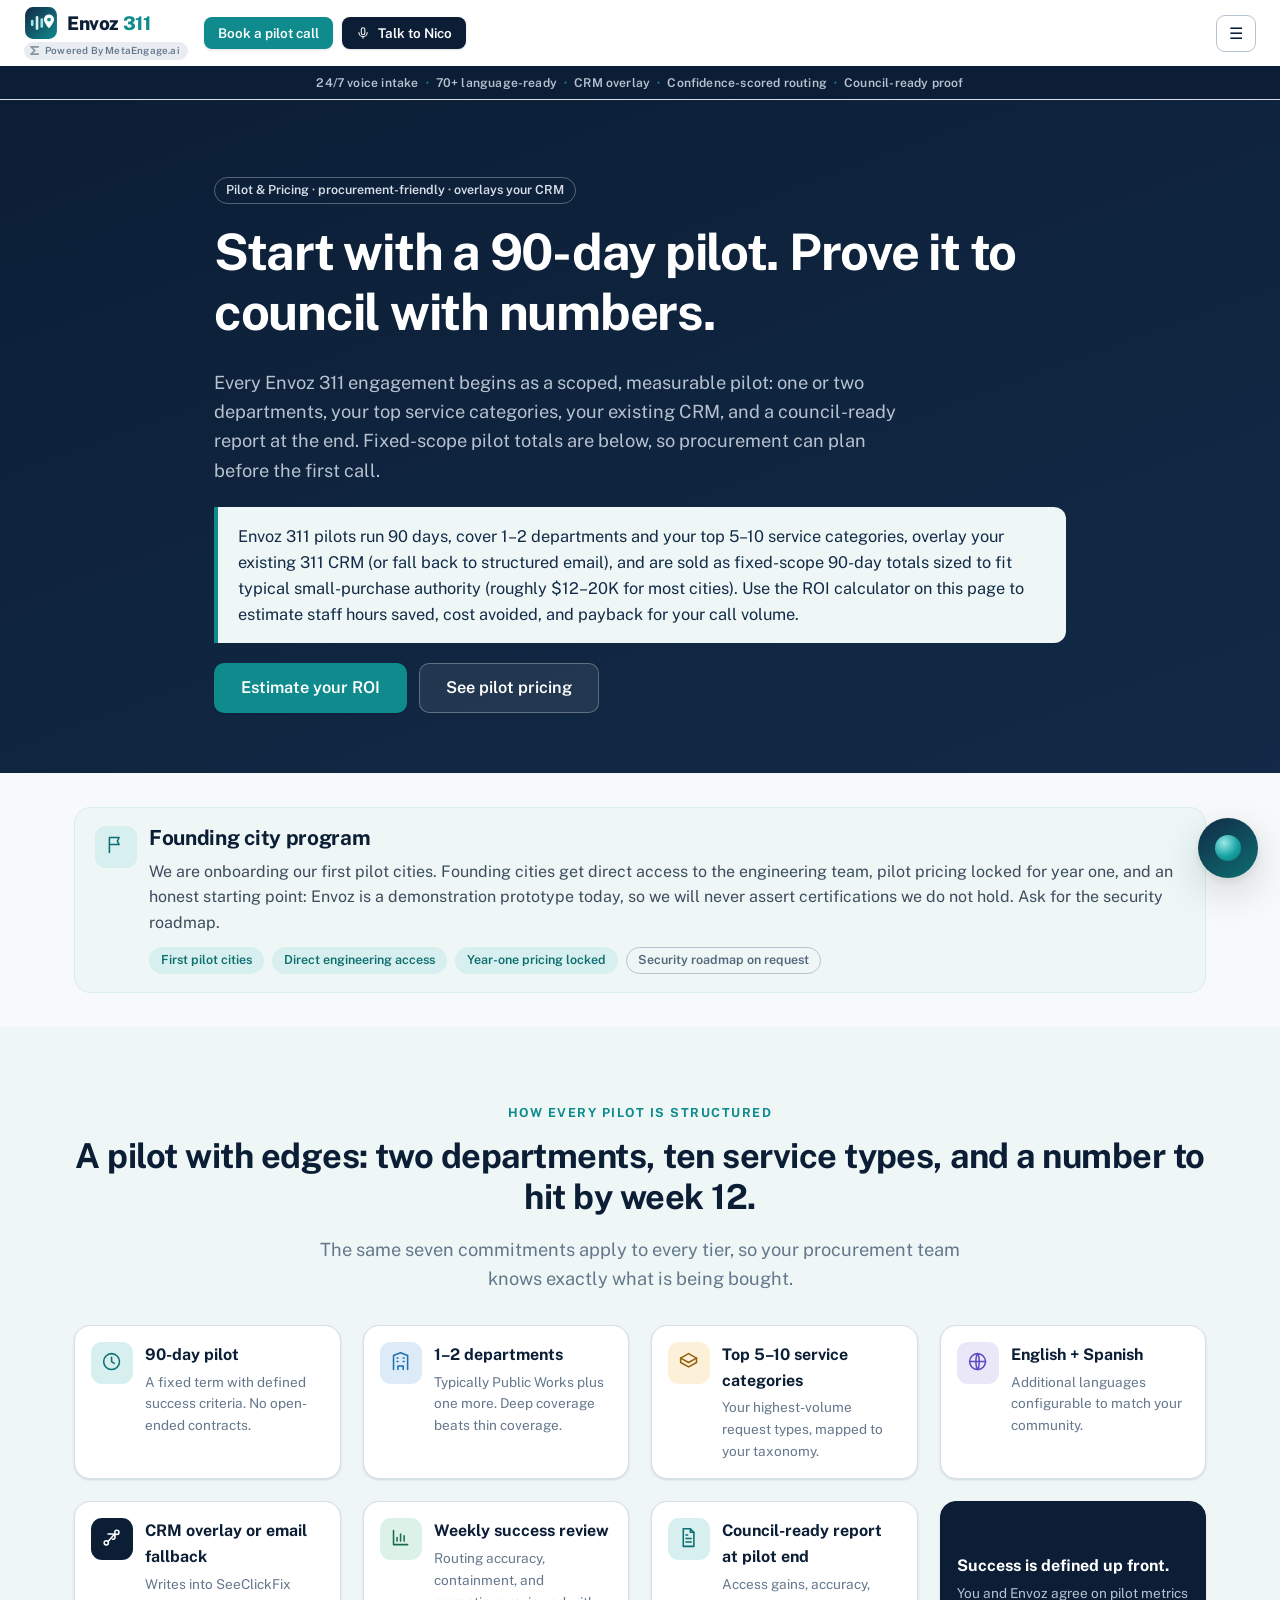
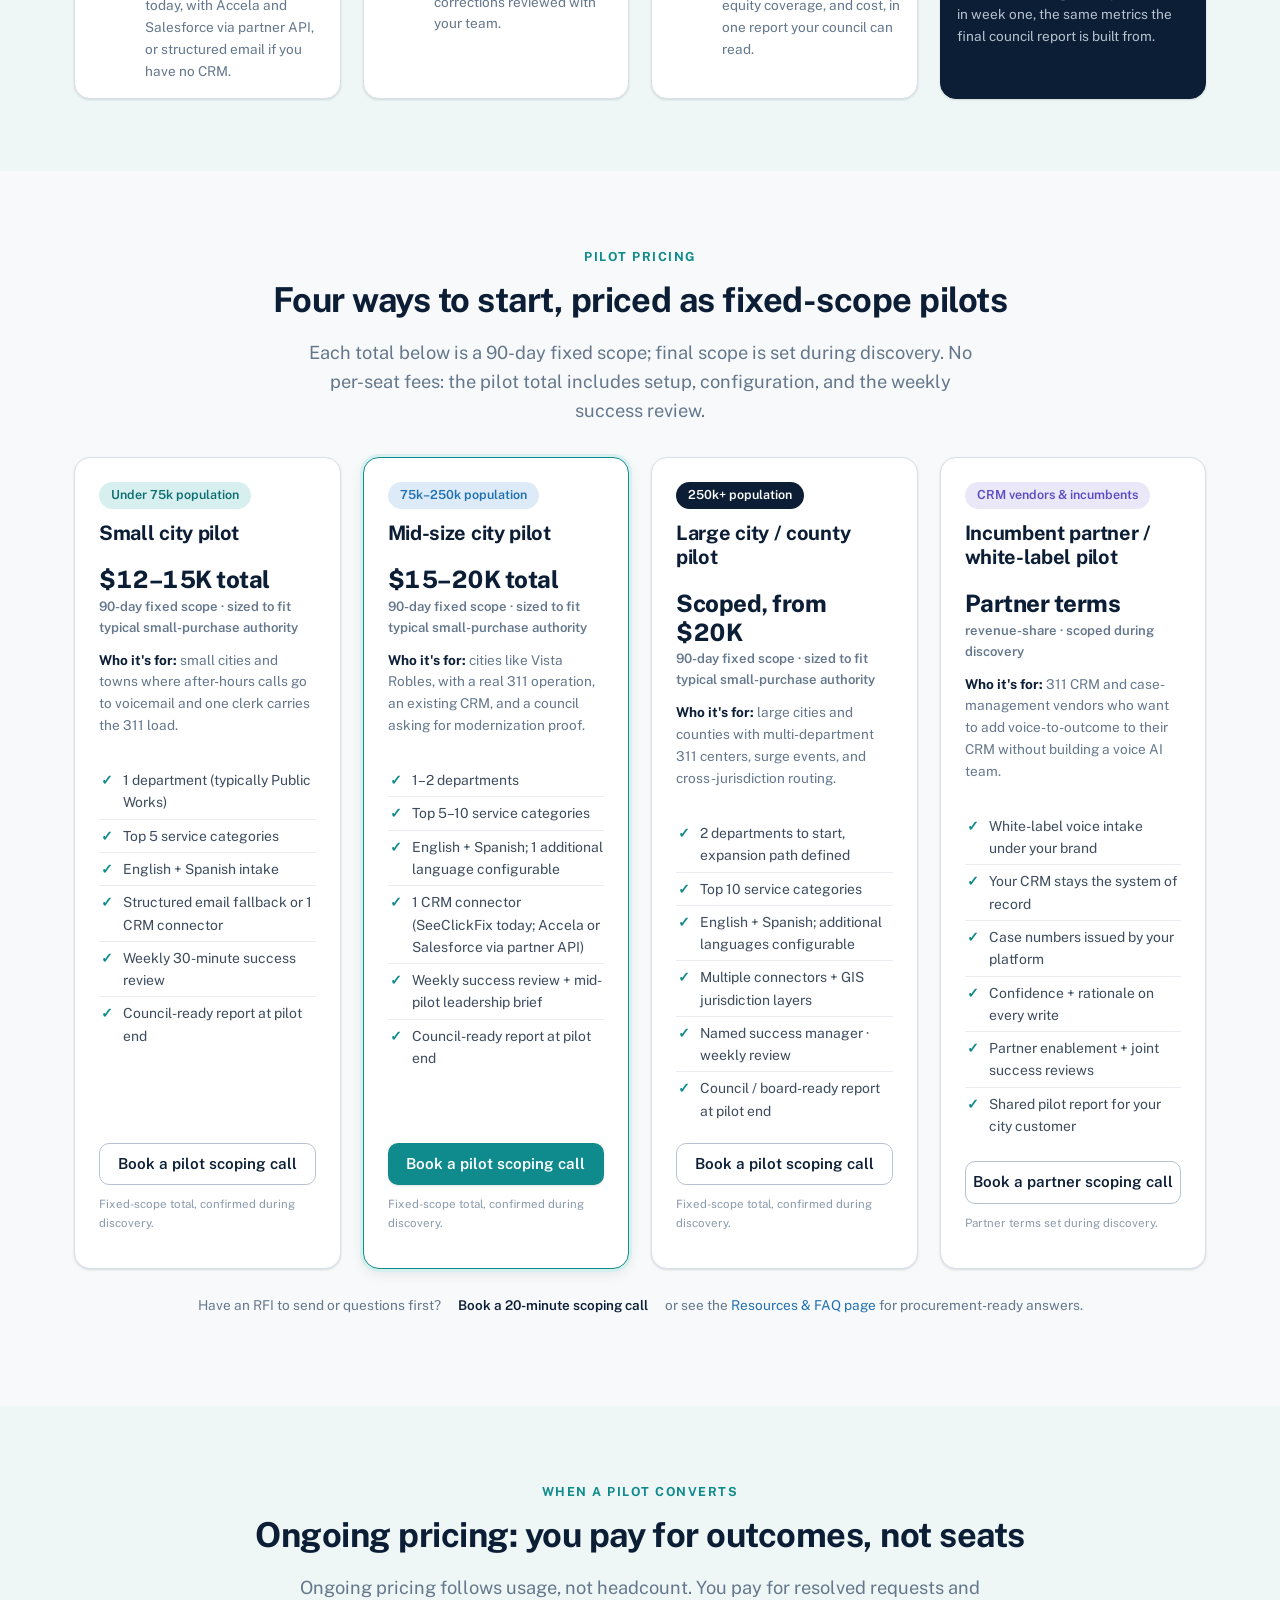
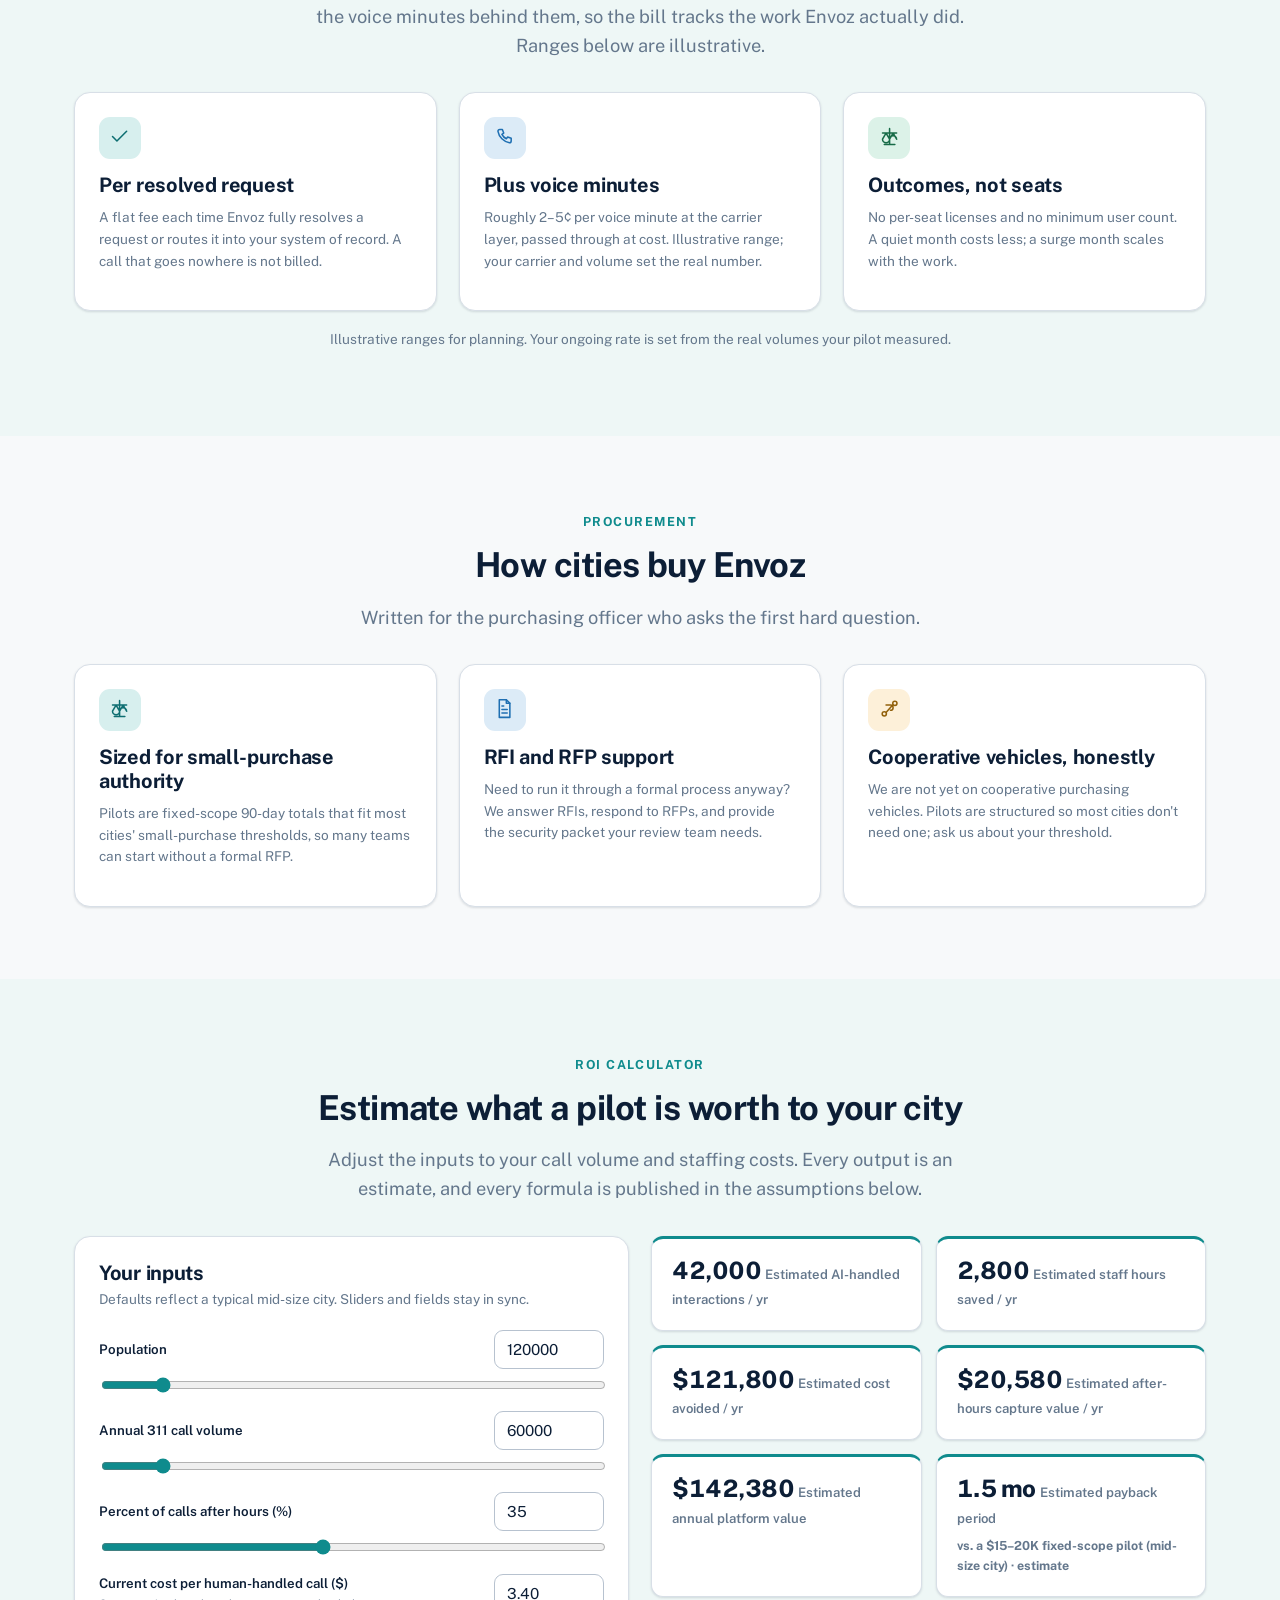
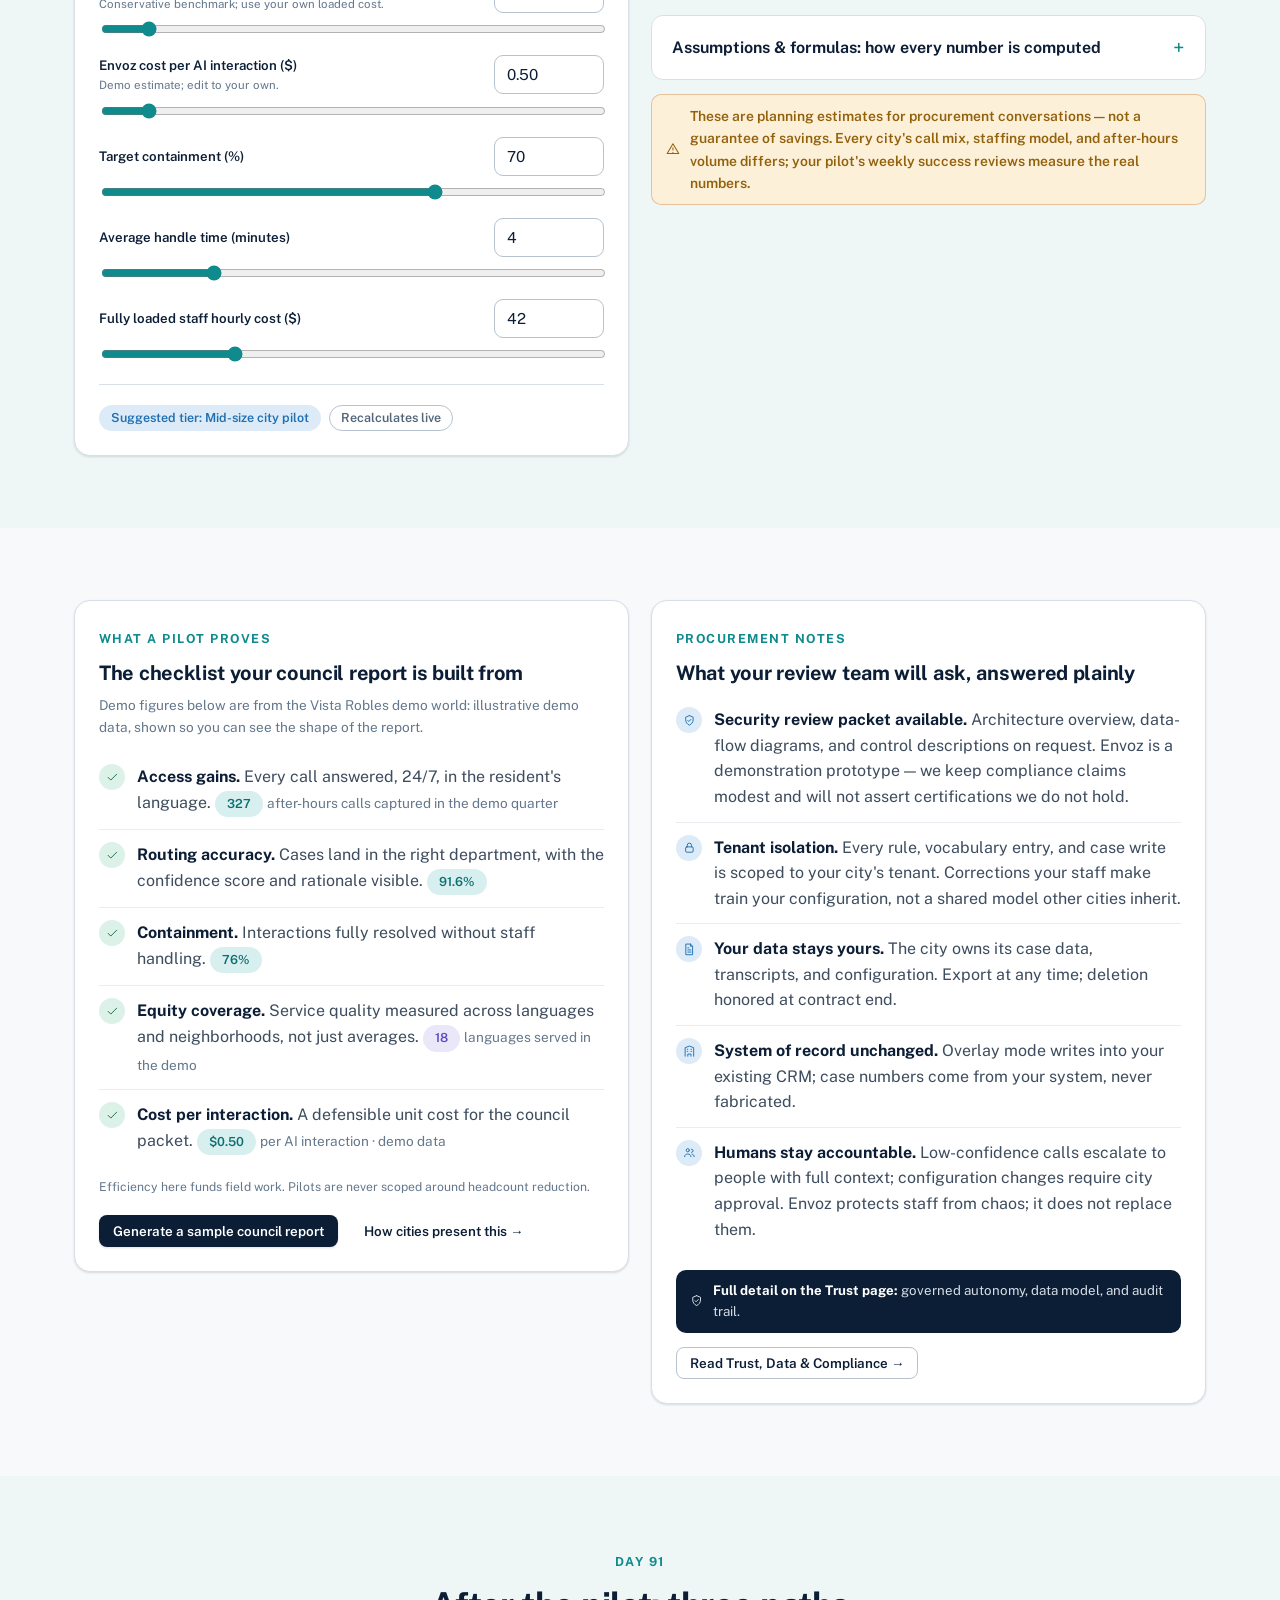
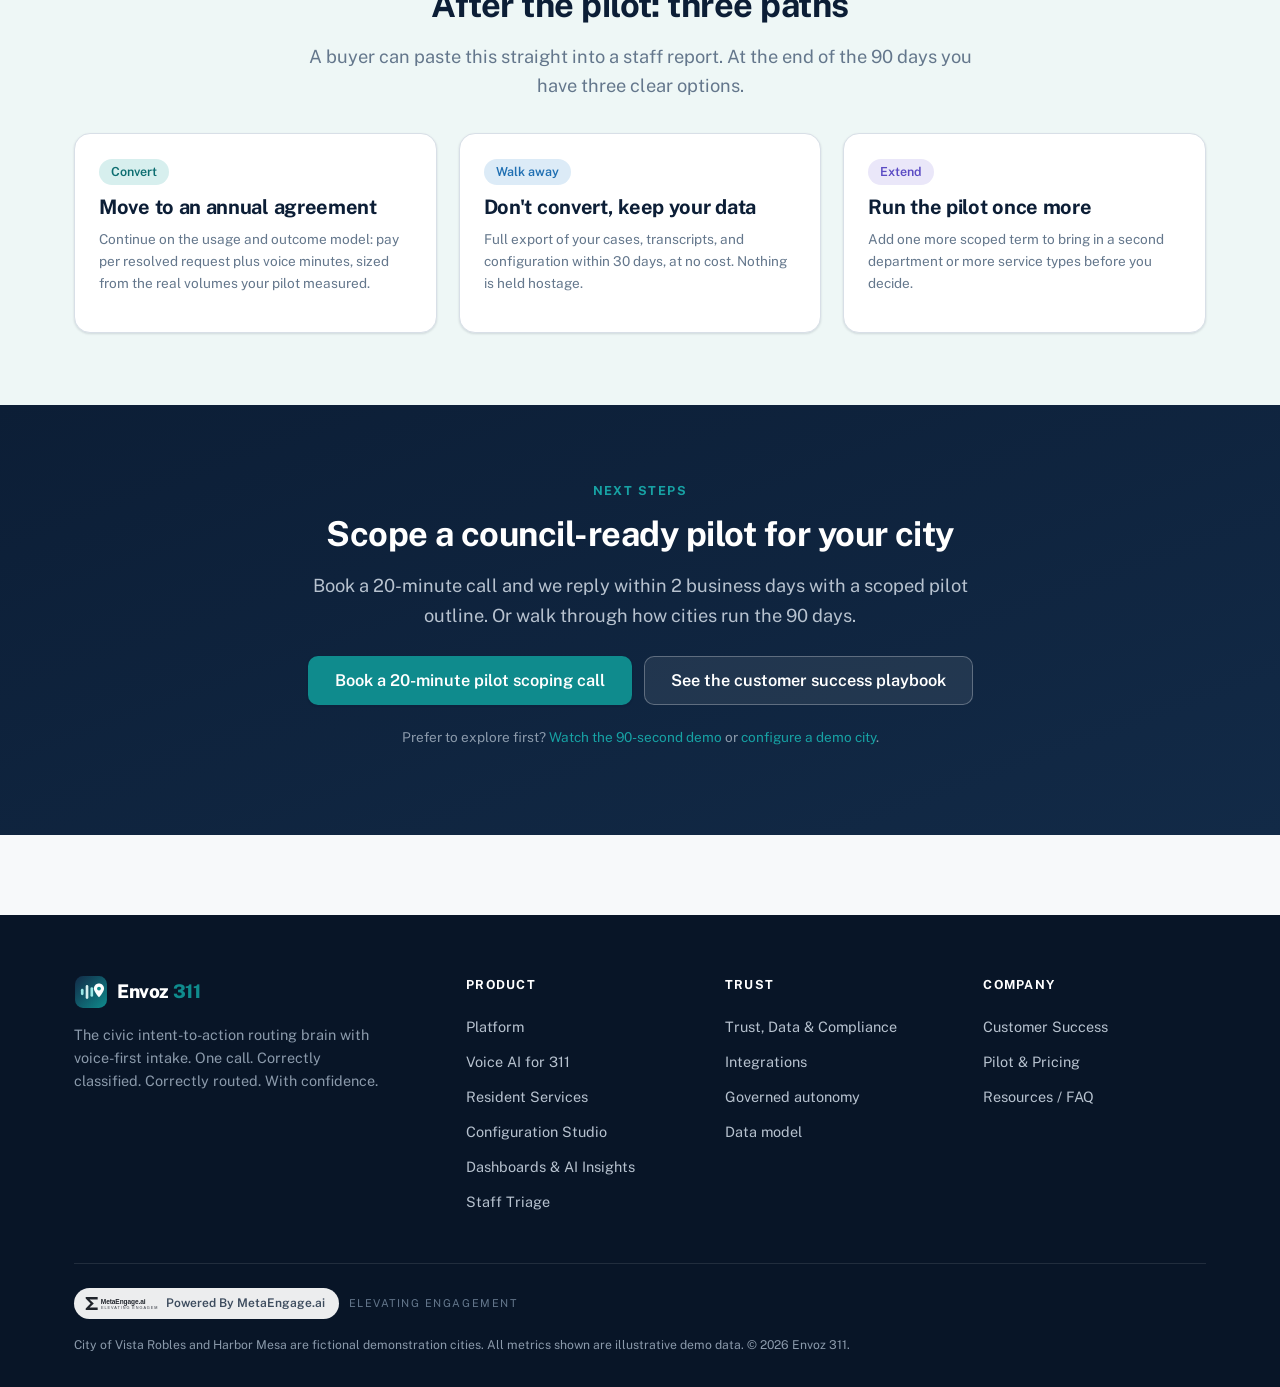
<file: pilot-pricing.html>
<!DOCTYPE html>
<html lang="en">
<head>
<meta charset="UTF-8">
<meta name="viewport" content="width=device-width, initial-scale=1.0">
<title>Pilot &amp; Pricing — 90-Day 311 Pilot Programs &amp; ROI Calculator | Envoz 311</title>
<meta name="description" content="Procurement-friendly 90-day Envoz 311 pilots: fixed-scope 90-day pilot totals for small, mid-size, and large cities, an interactive 311 ROI calculator, and after-hours 311 automation that overlays your existing CRM.">
<link rel="icon" type="image/svg+xml" href="assets/img/envoz-mark.svg">
<link rel="stylesheet" href="assets/css/main.css">
<script type="application/ld+json">
{
  "@context": "https://schema.org",
  "@type": "BreadcrumbList",
  "itemListElement": [
    { "@type": "ListItem", "position": 1, "name": "Home", "item": "https://envoz311.example.com/index.html" },
    { "@type": "ListItem", "position": 2, "name": "Pilot & Pricing", "item": "https://envoz311.example.com/pilot-pricing.html" }
  ]
}
</script>
<style>
/* page-specific styles only */
.pilot-band-card { display: flex; align-items: flex-start; gap: 12px; }
.pilot-band-card .icon-tile { margin-bottom: 0; }
.pricing-card { display: flex; flex-direction: column; }
.pricing-card .price-range {
  font-size: 1.5rem; font-weight: 750; color: var(--navy-900);
  letter-spacing: -0.02em; font-variant-numeric: tabular-nums; line-height: 1.2; margin: 10px 0 2px;
}
.pricing-card .price-unit { font-size: 0.82rem; font-weight: 600; color: var(--muted); }
.pricing-card ul.included { list-style: none; padding: 0; margin: 14px 0 0; font-size: 0.87rem; }
.pricing-card ul.included li { padding: 5px 0 5px 24px; position: relative; border-bottom: 1px solid var(--line-soft); }
.pricing-card ul.included li:last-child { border-bottom: none; }
.pricing-card ul.included li::before { content: "✓"; position: absolute; left: 2px; color: var(--teal-600); font-weight: 700; }
.pricing-card .card-footer { margin-top: auto; padding-top: 16px; }
.pricing-card.tier-recommended { border-color: var(--teal-600); box-shadow: 0 0 0 3px var(--teal-100), var(--shadow-md); }
.pricing-card .estimate-note { font-size: 0.72rem; color: var(--slate-400); margin-top: 10px; }
.roi-row { display: grid; grid-template-columns: 1fr 110px; gap: 10px 14px; align-items: center; margin-bottom: 16px; }
.roi-row .field-label { margin-bottom: 0; }
.roi-row input[type="range"] { grid-column: 1 / -1; margin-top: -2px; }
.roi-out-grid { display: grid; grid-template-columns: repeat(2, 1fr); gap: 14px; }
@media (max-width: 640px) { .roi-out-grid { grid-template-columns: 1fr; } }
.roi-out-grid .kpi .kpi-value { font-size: 1.5rem; }
details.assumptions {
  background: var(--surface); border: 1px solid var(--line); border-radius: var(--r-md);
  margin-top: 18px; overflow: hidden;
}
details.assumptions summary {
  cursor: pointer; font-weight: 650; color: var(--navy-900); padding: 15px 20px;
  list-style: none; display: flex; justify-content: space-between; align-items: center; gap: 12px;
}
details.assumptions summary::-webkit-details-marker { display: none; }
details.assumptions summary::after { content: "+"; font-size: 1.3rem; color: var(--teal-600); font-weight: 400; }
details.assumptions[open] summary::after { content: "–"; }
details.assumptions .assumptions-body { padding: 0 20px 18px; font-size: 0.87rem; }
details.assumptions .assumptions-body li { margin-bottom: 6px; }
.check-list { list-style: none; padding: 0; margin: 0; }
.check-list li {
  display: flex; gap: 12px; align-items: flex-start; padding: 12px 0;
  border-bottom: 1px solid var(--line-soft);
}
.check-list li:last-child { border-bottom: none; }
.check-list .check-dot {
  width: 26px; height: 26px; border-radius: 50%; flex-shrink: 0;
  background: var(--green-100); color: var(--green-700);
  display: flex; align-items: center; justify-content: center; font-size: 0.8rem; font-weight: 700;
}
</style>
</head>
<body data-page="pilot-pricing" data-marketing="true">
<a class="skip-link" href="#main">Skip to content</a>
<div id="site-header"></div>

<main id="main">

  <!-- ================= HERO ================= -->
  <section class="section-dark grid-texture" style="padding:76px 0 60px">
    <div class="container" style="max-width:900px">
      <span class="chip chip-outline on-dark" style="margin-bottom:18px">Pilot &amp; Pricing · procurement-friendly · overlays your CRM</span>
      <h1>Start with a 90-day pilot. Prove it to council with numbers.</h1>
      <p class="lede" style="margin-top:14px">Every Envoz 311 engagement begins as a scoped, measurable pilot: one or two departments, your top service categories, your existing CRM, and a council-ready report at the end. Fixed-scope pilot totals are below, so procurement can plan before the first call.</p>
      <div class="answer-block" style="margin-top:22px">Envoz 311 pilots run 90 days, cover 1–2 departments and your top 5–10 service categories, overlay your existing 311 CRM (or fall back to structured email), and are sold as fixed-scope 90-day totals sized to fit typical small-purchase authority (roughly $12–20K for most cities). Use the ROI calculator on this page to estimate staff hours saved, cost avoided, and payback for your call volume.</div>
      <div class="flex flex-wrap" style="margin-top:20px">
        <a class="btn btn-primary btn-lg" href="#roi-calculator">Estimate your ROI</a>
        <a class="btn btn-secondary btn-lg" href="#pilot-tiers">See pilot pricing</a>
      </div>
    </div>
  </section>

  <!-- ================= FOUNDING CITY PROGRAM ================= -->
  <section class="section" style="padding:34px 0" id="founding-city">
    <div class="container">
      <div class="tinted-panel teal reveal pilot-band-card" style="align-items:flex-start">
        <span class="icon-tile"><span class="i-tile-ico" data-icon="flag"></span></span>
        <div>
          <h2 style="margin:0 0 8px;font-size:1.3rem">Founding city program</h2>
          <p style="margin:0">We are onboarding our first pilot cities. Founding cities get direct access to the engineering team, pilot pricing locked for year one, and an honest starting point: Envoz is a demonstration prototype today, so we will never assert certifications we do not hold. Ask for the security roadmap.</p>
          <div class="chip-row" style="margin-top:12px">
            <span class="chip chip-teal">First pilot cities</span>
            <span class="chip chip-teal">Direct engineering access</span>
            <span class="chip chip-teal">Year-one pricing locked</span>
            <span class="chip chip-outline">Security roadmap on request</span>
          </div>
        </div>
      </div>
    </div>
  </section>

  <!-- ================= PILOT STRUCTURE ================= -->
  <section class="section section-aqua" id="pilot-structure">
    <div class="container">
      <div class="center reveal">
        <span class="eyebrow">How every pilot is structured</span>
        <h2>A pilot with edges: two departments, ten service types, and a number to hit by week 12.</h2>
        <p class="lede">The same seven commitments apply to every tier, so your procurement team knows exactly what is being bought.</p>
      </div>
      <div class="grid grid-4" style="margin-top:32px">
        <div class="card card-pad-sm card-hover reveal pilot-band-card">
          <span class="icon-tile"><span class="i-tile-ico" data-icon="clock"></span></span>
          <div><strong>90-day pilot</strong><p class="small" style="color:var(--muted);margin:4px 0 0">A fixed term with defined success criteria. No open-ended contracts.</p></div>
        </div>
        <div class="card card-pad-sm card-hover reveal pilot-band-card">
          <span class="icon-tile ocean"><span class="i-tile-ico" data-icon="building"></span></span>
          <div><strong>1–2 departments</strong><p class="small" style="color:var(--muted);margin:4px 0 0">Typically Public Works plus one more. Deep coverage beats thin coverage.</p></div>
        </div>
        <div class="card card-pad-sm card-hover reveal pilot-band-card">
          <span class="icon-tile amber"><span class="i-tile-ico" data-icon="layers"></span></span>
          <div><strong>Top 5–10 service categories</strong><p class="small" style="color:var(--muted);margin:4px 0 0">Your highest-volume request types, mapped to your taxonomy.</p></div>
        </div>
        <div class="card card-pad-sm card-hover reveal pilot-band-card">
          <span class="icon-tile purple"><span class="i-tile-ico" data-icon="globe"></span></span>
          <div><strong>English + Spanish</strong><p class="small" style="color:var(--muted);margin:4px 0 0">Additional languages configurable to match your community.</p></div>
        </div>
        <div class="card card-pad-sm card-hover reveal pilot-band-card">
          <span class="icon-tile navy"><span class="i-tile-ico" data-icon="route"></span></span>
          <div><strong>CRM overlay or email fallback</strong><p class="small" style="color:var(--muted);margin:4px 0 0">Writes into SeeClickFix today, with Accela and Salesforce via partner API, or structured email if you have no CRM.</p></div>
        </div>
        <div class="card card-pad-sm card-hover reveal pilot-band-card">
          <span class="icon-tile green"><span class="i-tile-ico" data-icon="chart"></span></span>
          <div><strong>Weekly success review</strong><p class="small" style="color:var(--muted);margin:4px 0 0">Routing accuracy, containment, and corrections reviewed with your team.</p></div>
        </div>
        <div class="card card-pad-sm card-hover reveal pilot-band-card">
          <span class="icon-tile"><span class="i-tile-ico" data-icon="doc"></span></span>
          <div><strong>Council-ready report at pilot end</strong><p class="small" style="color:var(--muted);margin:4px 0 0">Access gains, accuracy, equity coverage, and cost, in one report your council can read.</p></div>
        </div>
        <div class="card card-pad-sm reveal" style="background:var(--navy-900);border-color:var(--navy-900);color:var(--slate-300);display:flex;flex-direction:column;justify-content:center">
          <strong style="color:#fff">Success is defined up front.</strong>
          <p class="small" style="margin:4px 0 0">You and Envoz agree on pilot metrics in week one, the same metrics the final council report is built from.</p>
        </div>
      </div>
    </div>
  </section>

  <!-- ================= FOUR PILOT TIERS ================= -->
  <section class="section" id="pilot-tiers">
    <div class="container">
      <div class="center reveal">
        <span class="eyebrow">Pilot pricing</span>
        <h2>Four ways to start, priced as fixed-scope pilots</h2>
        <p class="lede">Each total below is a 90-day fixed scope; final scope is set during discovery. No per-seat fees: the pilot total includes setup, configuration, and the weekly success review.</p>
      </div>

      <div class="grid grid-4" style="margin-top:32px;align-items:stretch">

        <!-- Small city -->
        <div class="card card-hover pricing-card reveal" id="tier-small">
          <span class="chip chip-teal" style="align-self:flex-start">Under 75k population</span>
          <h3 style="margin-top:12px">Small city pilot</h3>
          <div class="price-range">$12–15K total</div>
          <span class="price-unit">90-day fixed scope · sized to fit typical small-purchase authority</span>
          <p class="small" style="color:var(--muted);margin-top:12px"><strong>Who it's for:</strong> small cities and towns where after-hours calls go to voicemail and one clerk carries the 311 load.</p>
          <ul class="included">
            <li>1 department (typically Public Works)</li>
            <li>Top 5 service categories</li>
            <li>English + Spanish intake</li>
            <li>Structured email fallback or 1 CRM connector</li>
            <li>Weekly 30-minute success review</li>
            <li>Council-ready report at pilot end</li>
          </ul>
          <div class="card-footer">
            <button class="btn btn-secondary" style="width:100%;justify-content:center" type="button" data-pilot-open data-tier="Small city pilot">Book a pilot scoping call</button>
            <p class="estimate-note">Fixed-scope total, confirmed during discovery.</p>
          </div>
        </div>

        <!-- Mid-size city -->
        <div class="card card-hover pricing-card reveal" id="tier-mid">
          <span class="chip chip-ocean" style="align-self:flex-start">75k–250k population</span>
          <h3 style="margin-top:12px">Mid-size city pilot</h3>
          <div class="price-range">$15–20K total</div>
          <span class="price-unit">90-day fixed scope · sized to fit typical small-purchase authority</span>
          <p class="small" style="color:var(--muted);margin-top:12px"><strong>Who it's for:</strong> cities like Vista Robles, with a real 311 operation, an existing CRM, and a council asking for modernization proof.</p>
          <ul class="included">
            <li>1–2 departments</li>
            <li>Top 5–10 service categories</li>
            <li>English + Spanish; 1 additional language configurable</li>
            <li>1 CRM connector (SeeClickFix today; Accela or Salesforce via partner API)</li>
            <li>Weekly success review + mid-pilot leadership brief</li>
            <li>Council-ready report at pilot end</li>
          </ul>
          <div class="card-footer">
            <button class="btn btn-primary" style="width:100%;justify-content:center" type="button" data-pilot-open data-tier="Mid-size city pilot">Book a pilot scoping call</button>
            <p class="estimate-note">Fixed-scope total, confirmed during discovery.</p>
          </div>
        </div>

        <!-- Large city / county -->
        <div class="card card-hover pricing-card reveal" id="tier-large">
          <span class="chip chip-navy" style="align-self:flex-start">250k+ population</span>
          <h3 style="margin-top:12px">Large city / county pilot</h3>
          <div class="price-range">Scoped, from $20K</div>
          <span class="price-unit">90-day fixed scope · sized to fit typical small-purchase authority</span>
          <p class="small" style="color:var(--muted);margin-top:12px"><strong>Who it's for:</strong> large cities and counties with multi-department 311 centers, surge events, and cross-jurisdiction routing.</p>
          <ul class="included">
            <li>2 departments to start, expansion path defined</li>
            <li>Top 10 service categories</li>
            <li>English + Spanish; additional languages configurable</li>
            <li>Multiple connectors + GIS jurisdiction layers</li>
            <li>Named success manager · weekly review</li>
            <li>Council / board-ready report at pilot end</li>
          </ul>
          <div class="card-footer">
            <button class="btn btn-secondary" style="width:100%;justify-content:center" type="button" data-pilot-open data-tier="Large city / county pilot">Book a pilot scoping call</button>
            <p class="estimate-note">Fixed-scope total, confirmed during discovery.</p>
          </div>
        </div>

        <!-- Incumbent partner -->
        <div class="card card-hover pricing-card reveal" id="tier-partner">
          <span class="chip chip-purple" style="align-self:flex-start">CRM vendors &amp; incumbents</span>
          <h3 style="margin-top:12px">Incumbent partner / white-label pilot</h3>
          <div class="price-range">Partner terms</div>
          <span class="price-unit">revenue-share · scoped during discovery</span>
          <p class="small" style="color:var(--muted);margin-top:12px"><strong>Who it's for:</strong> 311 CRM and case-management vendors who want to add voice-to-outcome to their CRM without building a voice AI team.</p>
          <ul class="included">
            <li>White-label voice intake under your brand</li>
            <li>Your CRM stays the system of record</li>
            <li>Case numbers issued by your platform</li>
            <li>Confidence + rationale on every write</li>
            <li>Partner enablement + joint success reviews</li>
            <li>Shared pilot report for your city customer</li>
          </ul>
          <div class="card-footer">
            <button class="btn btn-secondary" style="width:100%;justify-content:center" type="button" data-pilot-open data-tier="Incumbent partner / white-label pilot">Book a partner scoping call</button>
            <p class="estimate-note">Partner terms set during discovery.</p>
          </div>
        </div>
      </div>

      <p class="small center reveal" style="color:var(--muted);margin-top:20px">Have an RFI to send or questions first? <button class="btn btn-ghost btn-sm" type="button" data-pilot-open>Book a 20-minute scoping call</button> or see the <a href="resources.html">Resources &amp; FAQ page</a> for procurement-ready answers.</p>
    </div>
  </section>

  <!-- ================= ONGOING PRICING ================= -->
  <section class="section section-aqua" id="ongoing-pricing">
    <div class="container">
      <div class="center reveal">
        <span class="eyebrow">When a pilot converts</span>
        <h2>Ongoing pricing: you pay for outcomes, not seats</h2>
        <p class="lede">Ongoing pricing follows usage, not headcount. You pay for resolved requests and the voice minutes behind them, so the bill tracks the work Envoz actually did. Ranges below are illustrative.</p>
      </div>
      <div class="grid grid-3 reveal" style="margin-top:32px">
        <div class="card">
          <span class="icon-tile"><span class="i-tile-ico" data-icon="check"></span></span>
          <h3>Per resolved request</h3>
          <p class="small" style="color:var(--muted)">A flat fee each time Envoz fully resolves a request or routes it into your system of record. A call that goes nowhere is not billed.</p>
        </div>
        <div class="card">
          <span class="icon-tile ocean"><span class="i-tile-ico" data-icon="phone"></span></span>
          <h3>Plus voice minutes</h3>
          <p class="small" style="color:var(--muted)">Roughly 2–5¢ per voice minute at the carrier layer, passed through at cost. Illustrative range; your carrier and volume set the real number.</p>
        </div>
        <div class="card">
          <span class="icon-tile green"><span class="i-tile-ico" data-icon="scale"></span></span>
          <h3>Outcomes, not seats</h3>
          <p class="small" style="color:var(--muted)">No per-seat licenses and no minimum user count. A quiet month costs less; a surge month scales with the work.</p>
        </div>
      </div>
      <p class="small center reveal" style="color:var(--muted);margin-top:18px">Illustrative ranges for planning. Your ongoing rate is set from the real volumes your pilot measured.</p>
    </div>
  </section>

  <!-- ================= HOW CITIES BUY ENVOZ ================= -->
  <section class="section" id="how-to-buy">
    <div class="container">
      <div class="center reveal">
        <span class="eyebrow">Procurement</span>
        <h2>How cities buy Envoz</h2>
        <p class="lede">Written for the purchasing officer who asks the first hard question.</p>
      </div>
      <div class="grid grid-3 reveal" style="margin-top:32px">
        <div class="card">
          <span class="icon-tile"><span class="i-tile-ico" data-icon="scale"></span></span>
          <h3>Sized for small-purchase authority</h3>
          <p class="small" style="color:var(--muted)">Pilots are fixed-scope 90-day totals that fit most cities' small-purchase thresholds, so many teams can start without a formal RFP.</p>
        </div>
        <div class="card">
          <span class="icon-tile ocean"><span class="i-tile-ico" data-icon="doc"></span></span>
          <h3>RFI and RFP support</h3>
          <p class="small" style="color:var(--muted)">Need to run it through a formal process anyway? We answer RFIs, respond to RFPs, and provide the security packet your review team needs.</p>
        </div>
        <div class="card">
          <span class="icon-tile amber"><span class="i-tile-ico" data-icon="route"></span></span>
          <h3>Cooperative vehicles, honestly</h3>
          <p class="small" style="color:var(--muted)">We are not yet on cooperative purchasing vehicles. Pilots are structured so most cities don't need one; ask us about your threshold.</p>
        </div>
      </div>
    </div>
  </section>

  <!-- ================= ROI CALCULATOR ================= -->
  <section class="section section-aqua" id="roi-calculator">
    <div class="container">
      <div class="center reveal">
        <span class="eyebrow">ROI calculator</span>
        <h2>Estimate what a pilot is worth to your city</h2>
        <p class="lede">Adjust the inputs to your call volume and staffing costs. Every output is an estimate, and every formula is published in the assumptions below.</p>
      </div>

      <div class="grid grid-2" style="margin-top:32px;align-items:start">

        <!-- Inputs -->
        <div class="card reveal">
          <h3 style="margin-bottom:4px">Your inputs</h3>
          <p class="small" style="color:var(--muted);margin-bottom:20px">Defaults reflect a typical mid-size city. Sliders and fields stay in sync.</p>
          <form id="roi-form">
            <div class="roi-row">
              <label class="field-label" for="in-pop">Population</label>
              <input type="number" id="in-pop" min="10000" max="1000000" step="1000" value="120000" inputmode="numeric">
              <input type="range" id="rg-pop" min="10000" max="1000000" step="5000" value="120000" aria-label="Population slider">
            </div>
            <div class="roi-row">
              <label class="field-label" for="in-volume">Annual 311 call volume</label>
              <input type="number" id="in-volume" min="1000" max="500000" step="500" value="60000" inputmode="numeric">
              <input type="range" id="rg-volume" min="5000" max="500000" step="1000" value="60000" aria-label="Annual 311 call volume slider">
            </div>
            <div class="roi-row">
              <label class="field-label" for="in-afterhours">Percent of calls after hours (%)</label>
              <input type="number" id="in-afterhours" min="0" max="80" step="1" value="35" inputmode="numeric">
              <input type="range" id="rg-afterhours" min="0" max="80" step="1" value="35" aria-label="Percent after-hours slider">
            </div>
            <div class="roi-row">
              <label class="field-label" for="in-costcall">Current cost per human-handled call ($)<span style="display:block;color:var(--muted);font-weight:400;font-size:0.72rem">Conservative benchmark; use your own loaded cost.</span></label>
              <input type="number" id="in-costcall" min="1" max="30" step="0.10" value="3.40" inputmode="decimal">
              <input type="range" id="rg-costcall" min="1" max="30" step="0.10" value="3.4" aria-label="Cost per human-handled call slider">
            </div>
            <div class="roi-row">
              <label class="field-label" for="in-costenvoz">Envoz cost per AI interaction ($)<span style="display:block;color:var(--muted);font-weight:400;font-size:0.72rem">Demo estimate; edit to your own.</span></label>
              <input type="number" id="in-costenvoz" min="0.1" max="5" step="0.05" value="0.50" inputmode="decimal">
              <input type="range" id="rg-costenvoz" min="0.1" max="5" step="0.05" value="0.5" aria-label="Envoz cost per AI interaction slider">
            </div>
            <div class="roi-row">
              <label class="field-label" for="in-containment">Target containment (%)</label>
              <input type="number" id="in-containment" min="30" max="90" step="1" value="70" inputmode="numeric">
              <input type="range" id="rg-containment" min="30" max="90" step="1" value="70" aria-label="Target containment slider">
            </div>
            <div class="roi-row">
              <label class="field-label" for="in-handle">Average handle time (minutes)</label>
              <input type="number" id="in-handle" min="1" max="15" step="0.5" value="4" inputmode="decimal">
              <input type="range" id="rg-handle" min="1" max="15" step="0.5" value="4" aria-label="Average handle time slider">
            </div>
            <div class="roi-row" style="margin-bottom:4px">
              <label class="field-label" for="in-hourly">Fully loaded staff hourly cost ($)</label>
              <input type="number" id="in-hourly" min="15" max="120" step="1" value="42" inputmode="numeric">
              <input type="range" id="rg-hourly" min="15" max="120" step="1" value="42" aria-label="Staff hourly cost slider">
            </div>
          </form>
          <hr class="divider">
          <div class="chip-row" aria-live="polite">
            <span class="chip chip-ocean" id="tier-chip">Suggested tier: Mid-size city pilot</span>
            <span class="chip chip-outline">Recalculates live</span>
          </div>
        </div>

        <!-- Outputs -->
        <div class="reveal">
          <div class="roi-out-grid" aria-live="polite">
            <div class="kpi kpi-accent">
              <span class="kpi-value" id="out-handled">—</span>
              <span class="kpi-label">Estimated AI-handled interactions / yr</span>
            </div>
            <div class="kpi kpi-accent">
              <span class="kpi-value" id="out-hours">—</span>
              <span class="kpi-label">Estimated staff hours saved / yr</span>
            </div>
            <div class="kpi kpi-accent">
              <span class="kpi-value" id="out-avoided">—</span>
              <span class="kpi-label">Estimated cost avoided / yr</span>
            </div>
            <div class="kpi kpi-accent">
              <span class="kpi-value" id="out-afterhours">—</span>
              <span class="kpi-label">Estimated after-hours capture value / yr</span>
            </div>
            <div class="kpi kpi-accent">
              <span class="kpi-value" id="out-value">—</span>
              <span class="kpi-label">Estimated annual platform value</span>
            </div>
            <div class="kpi kpi-accent">
              <span class="kpi-value" id="out-payback">—</span>
              <span class="kpi-label">Estimated payback period</span>
              <span class="kpi-delta neutral" id="payback-assumption">vs. fixed-scope pilot total</span>
            </div>
          </div>

          <details class="assumptions" id="roi-assumptions">
            <summary>Assumptions &amp; formulas: how every number is computed</summary>
            <div class="assumptions-body">
              <ul>
                <li><strong>AI-handled interactions / yr</strong> = annual call volume × target containment. Containment means fully resolved by Envoz with no human handling.</li>
                <li><strong>Staff hours saved / yr</strong> = AI-handled interactions × average handle time ÷ 60.</li>
                <li><strong>Cost avoided / yr</strong> = AI-handled interactions × (your cost per human-handled call − the Envoz cost per AI interaction you set above). The $0.50 default is a demo estimate from the Vista Robles demo world; edit it to your own loaded number.</li>
                <li><strong>After-hours capture value / yr</strong> = call volume × percent after-hours × containment × (handle time ÷ 60) × staff hourly cost × 50%. We assume half of after-hours calls would otherwise become next-morning voicemail triage work at your staff hourly cost; the other half we conservatively assume would be re-dialed during business hours and are already counted in cost avoided.</li>
                <li><strong>Annual platform value</strong> = cost avoided + after-hours capture value.</li>
                <li><strong>Payback period (months)</strong> = fixed-scope pilot total ÷ annual platform value, expressed in months. The pilot total follows your population input: about $13,500 (small, under 75k), $17,500 (mid-size, 75k–250k), or from $20,000 (large, 250k+). Your actual pilot is a one-time 90-day fixed scope set during discovery.</li>
                <li>No value is assigned to resident satisfaction, equity coverage, or council reporting — real benefits we deliberately leave out of the math.</li>
              </ul>
            </div>
          </details>

          <div class="caution-strip" style="margin-top:14px">
            <span data-icon="warning"></span>
            <span>These are planning estimates for procurement conversations — not a guarantee of savings. Every city's call mix, staffing model, and after-hours volume differs; your pilot's weekly success reviews measure the real numbers.</span>
          </div>
        </div>
      </div>
    </div>
  </section>

  <!-- ================= WHAT A PILOT PROVES + PROCUREMENT NOTES ================= -->
  <section class="section" id="pilot-proof">
    <div class="container grid grid-2" style="align-items:start">
      <div class="card reveal">
        <span class="eyebrow">What a pilot proves</span>
        <h3>The checklist your council report is built from</h3>
        <p class="small" style="color:var(--muted)">Demo figures below are from the Vista Robles demo world: illustrative demo data, shown so you can see the shape of the report.</p>
        <ul class="check-list">
          <li><span class="check-dot" data-icon="check"></span><span><strong>Access gains.</strong> Every call answered, 24/7, in the resident's language. <span class="chip chip-teal" data-metric="afterHoursCaptured">327</span> <span class="small" style="color:var(--muted)">after-hours calls captured in the demo quarter</span></span></li>
          <li><span class="check-dot" data-icon="check"></span><span><strong>Routing accuracy.</strong> Cases land in the right department, with the confidence score and rationale visible. <span class="chip chip-teal" data-metric="routingAccuracy">91.6%</span></span></li>
          <li><span class="check-dot" data-icon="check"></span><span><strong>Containment.</strong> Interactions fully resolved without staff handling. <span class="chip chip-teal" data-metric="containment">76%</span></span></li>
          <li><span class="check-dot" data-icon="check"></span><span><strong>Equity coverage.</strong> Service quality measured across languages and neighborhoods, not just averages. <span class="chip chip-purple" data-metric="languages">18</span> <span class="small" style="color:var(--muted)">languages served in the demo</span></span></li>
          <li><span class="check-dot" data-icon="check"></span><span><strong>Cost per interaction.</strong> A defensible unit cost for the council packet. <span class="chip chip-teal" data-metric="costPerInteraction">$0.50</span> <span class="small" style="color:var(--muted)">per AI interaction · demo data</span></span></li>
        </ul>
        <p class="small" style="color:var(--muted);margin-top:10px;font-size:0.76rem">Efficiency here funds field work. Pilots are never scoped around headcount reduction.</p>
        <div class="flex flex-wrap" style="margin-top:18px">
          <a class="btn btn-navy btn-sm" href="dashboards.html?tab=council&amp;generate=1">Generate a sample council report</a>
          <a class="btn btn-ghost btn-sm" href="customer-success.html">How cities present this →</a>
        </div>
      </div>

      <div class="card reveal">
        <span class="eyebrow">Procurement notes</span>
        <h3>What your review team will ask, answered plainly</h3>
        <ul class="check-list">
          <li><span class="check-dot" style="background:var(--ocean-100);color:var(--ocean-600)" data-icon="shield"></span><span><strong>Security review packet available.</strong> Architecture overview, data-flow diagrams, and control descriptions on request. Envoz is a demonstration prototype — we keep compliance claims modest and will not assert certifications we do not hold.</span></li>
          <li><span class="check-dot" style="background:var(--ocean-100);color:var(--ocean-600)" data-icon="lock"></span><span><strong>Tenant isolation.</strong> Every rule, vocabulary entry, and case write is scoped to your city's tenant. Corrections your staff make train your configuration, not a shared model other cities inherit.</span></li>
          <li><span class="check-dot" style="background:var(--ocean-100);color:var(--ocean-600)" data-icon="doc"></span><span><strong>Your data stays yours.</strong> The city owns its case data, transcripts, and configuration. Export at any time; deletion honored at contract end.</span></li>
          <li><span class="check-dot" style="background:var(--ocean-100);color:var(--ocean-600)" data-icon="building"></span><span><strong>System of record unchanged.</strong> Overlay mode writes into your existing CRM; case numbers come from your system, never fabricated.</span></li>
          <li><span class="check-dot" style="background:var(--ocean-100);color:var(--ocean-600)" data-icon="users"></span><span><strong>Humans stay accountable.</strong> Low-confidence calls escalate to people with full context; configuration changes require city approval. Envoz protects staff from chaos; it does not replace them.</span></li>
        </ul>
        <div class="audit-ribbon" style="margin-top:16px"><span data-icon="shield"></span><span><strong style="color:#fff">Full detail on the Trust page:</strong> governed autonomy, data model, and audit trail.</span></div>
        <div style="margin-top:14px"><a class="btn btn-secondary btn-sm" href="trust.html">Read Trust, Data &amp; Compliance →</a></div>
      </div>
    </div>
  </section>

  <!-- ================= AFTER THE PILOT — THREE PATHS ================= -->
  <section class="section section-aqua" id="post-pilot">
    <div class="container">
      <div class="center reveal">
        <span class="eyebrow">Day 91</span>
        <h2>After the pilot: three paths</h2>
        <p class="lede">A buyer can paste this straight into a staff report. At the end of the 90 days you have three clear options.</p>
      </div>
      <div class="grid grid-3 reveal" style="margin-top:32px">
        <div class="card">
          <span class="chip chip-teal">Convert</span>
          <h3 style="margin-top:10px">Move to an annual agreement</h3>
          <p class="small" style="color:var(--muted)">Continue on the usage and outcome model: pay per resolved request plus voice minutes, sized from the real volumes your pilot measured.</p>
        </div>
        <div class="card">
          <span class="chip chip-ocean">Walk away</span>
          <h3 style="margin-top:10px">Don't convert, keep your data</h3>
          <p class="small" style="color:var(--muted)">Full export of your cases, transcripts, and configuration within 30 days, at no cost. Nothing is held hostage.</p>
        </div>
        <div class="card">
          <span class="chip chip-purple">Extend</span>
          <h3 style="margin-top:10px">Run the pilot once more</h3>
          <p class="small" style="color:var(--muted)">Add one more scoped term to bring in a second department or more service types before you decide.</p>
        </div>
      </div>
    </div>
  </section>

  <!-- ================= CTA BAND ================= -->
  <section class="section section-dark grid-texture">
    <div class="container center">
      <div class="reveal">
        <span class="eyebrow">Next steps</span>
        <h2>Scope a council-ready pilot for your city</h2>
        <p class="lede" style="margin:0 auto 26px">Book a 20-minute call and we reply within 2 business days with a scoped pilot outline. Or walk through how cities run the 90 days.</p>
        <div class="flex flex-wrap" style="justify-content:center;gap:12px">
          <button class="btn btn-primary btn-lg" type="button" data-pilot-open data-tier="Mid-size city pilot">Book a 20-minute pilot scoping call</button>
          <a class="btn btn-secondary btn-lg" href="customer-success.html">See the customer success playbook</a>
        </div>
        <p class="small" style="margin-top:22px;color:var(--slate-400)">Prefer to explore first? <a href="voice-ai.html?demo=pothole" style="color:var(--teal-500)">Watch the 90-second demo</a> or <a href="configuration-studio.html?flow=harbor-mesa" style="color:var(--teal-500)">configure a demo city</a>.</p>
      </div>
    </div>
  </section>

</main>

<div id="site-footer"></div>
<script src="assets/js/data.js"></script>
<script src="assets/js/shared.js"></script>
<script src="assets/js/pages/pilot-pricing.js"></script>
</body>
</html>
</file>
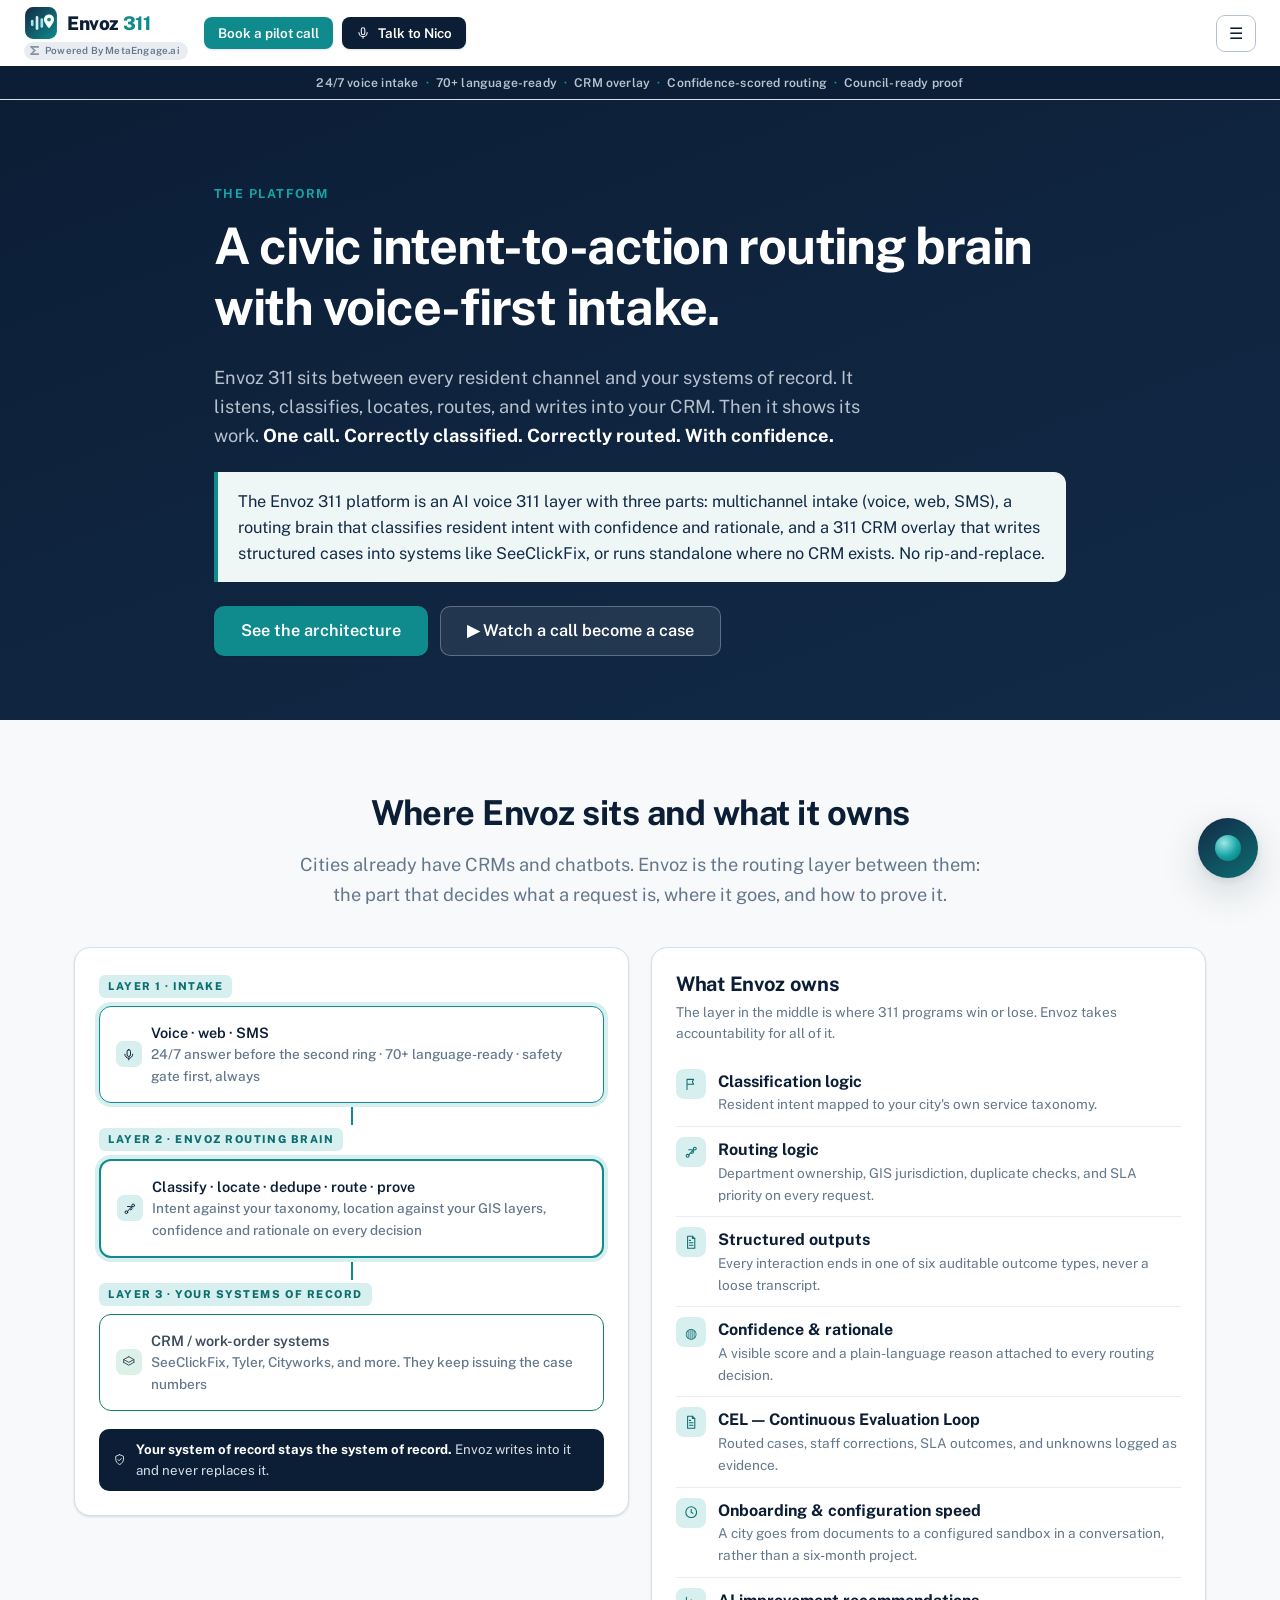
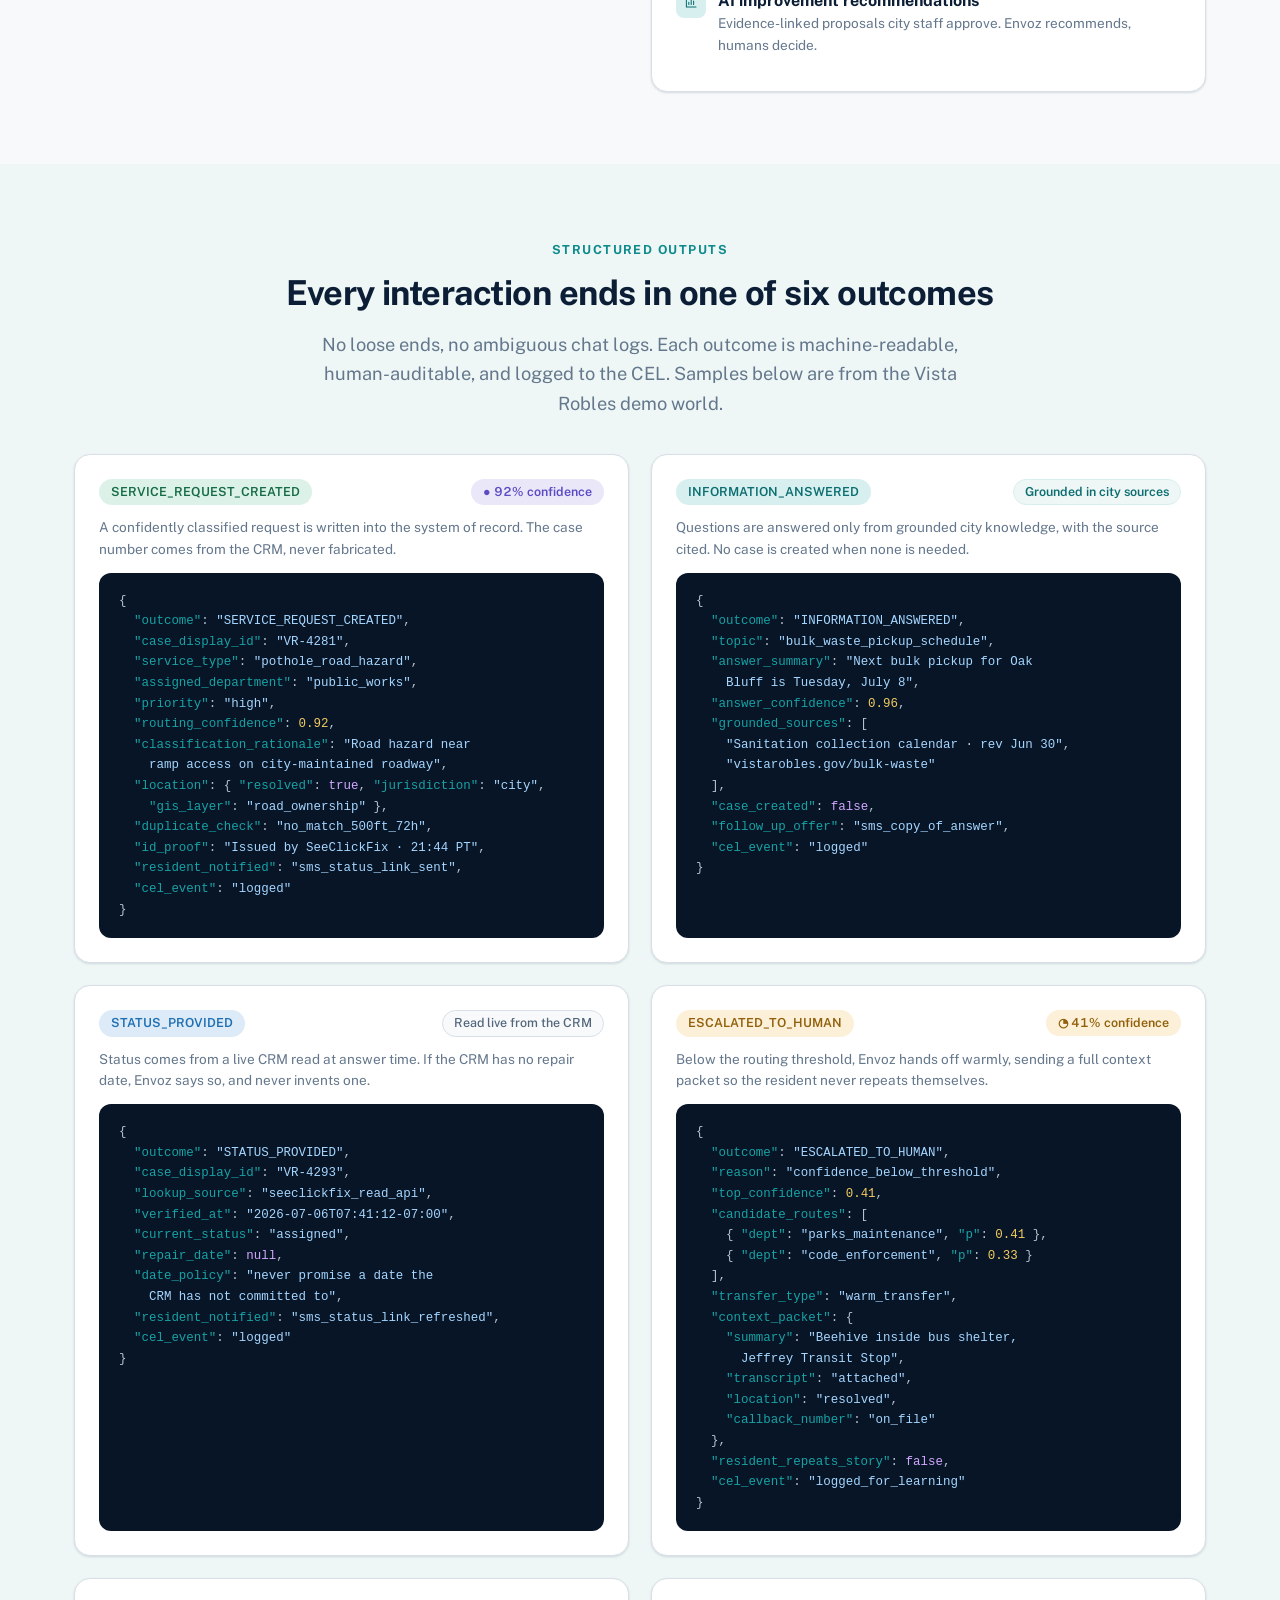
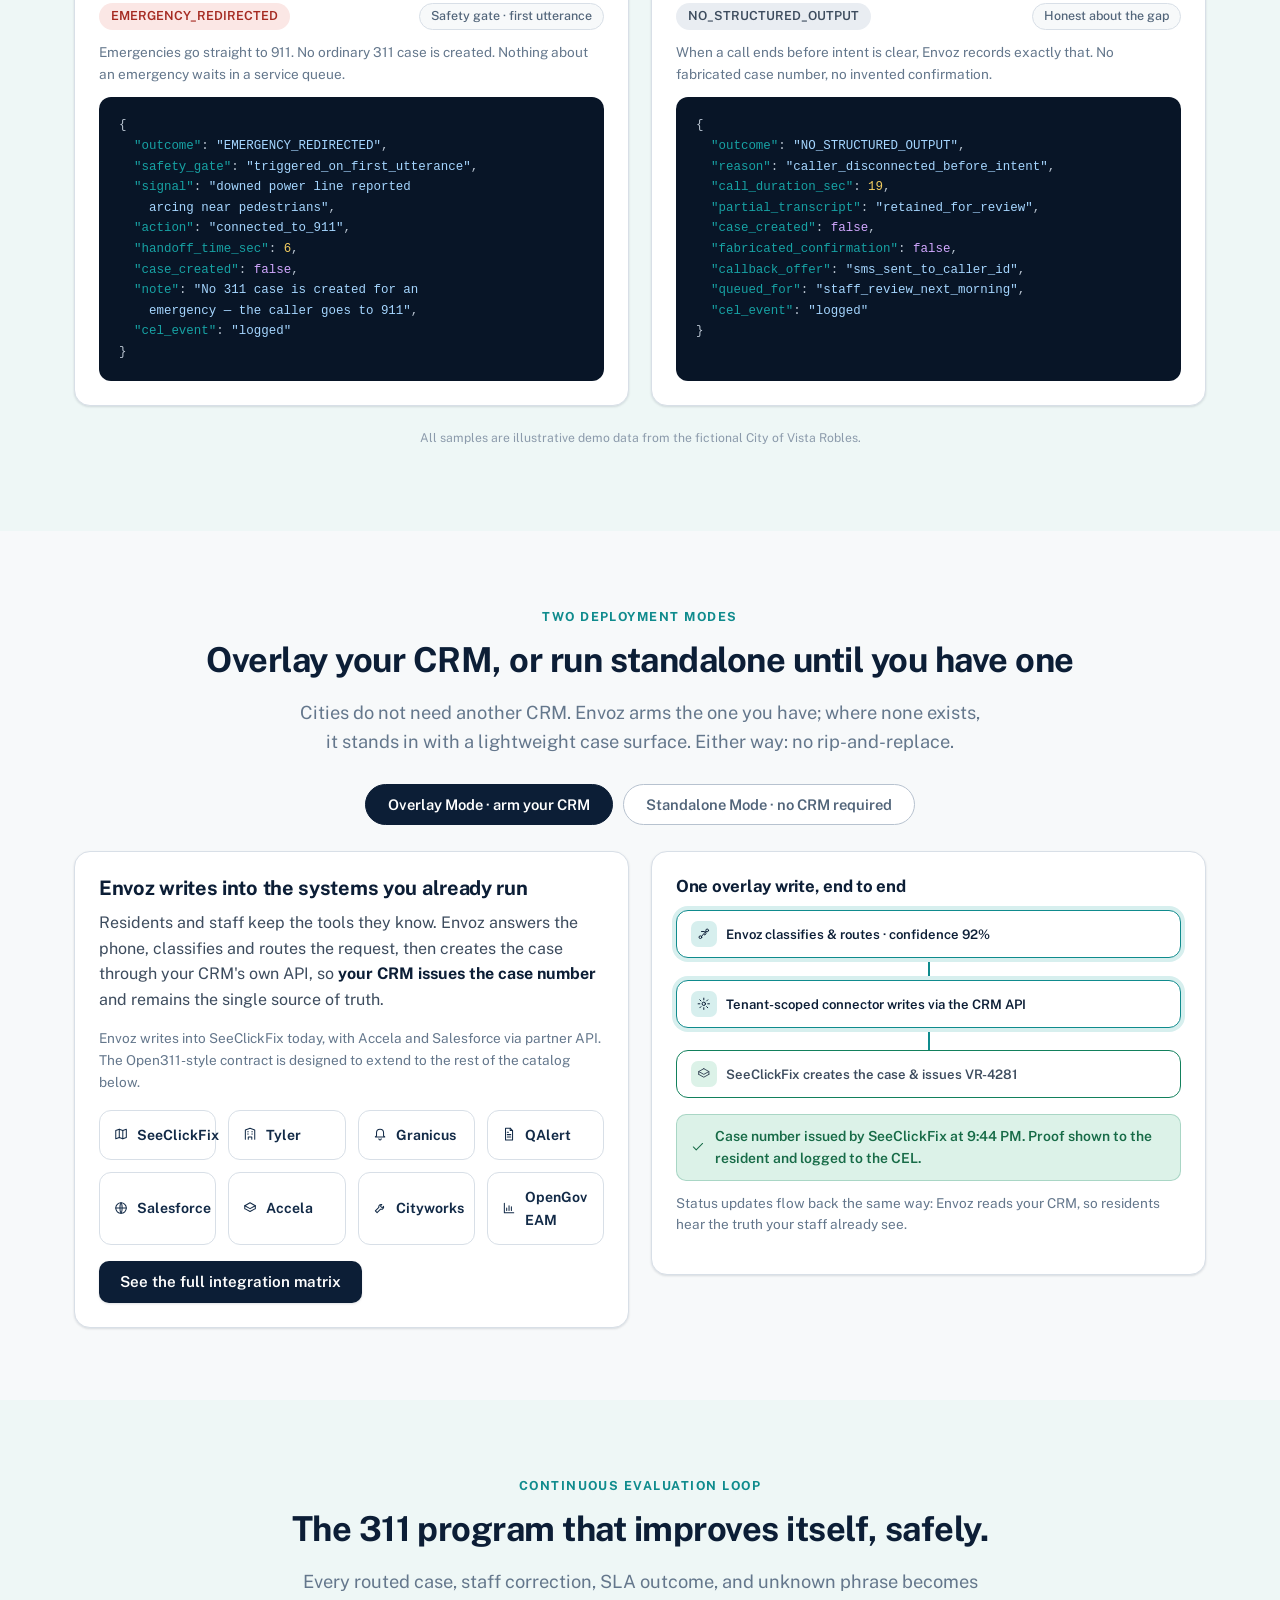
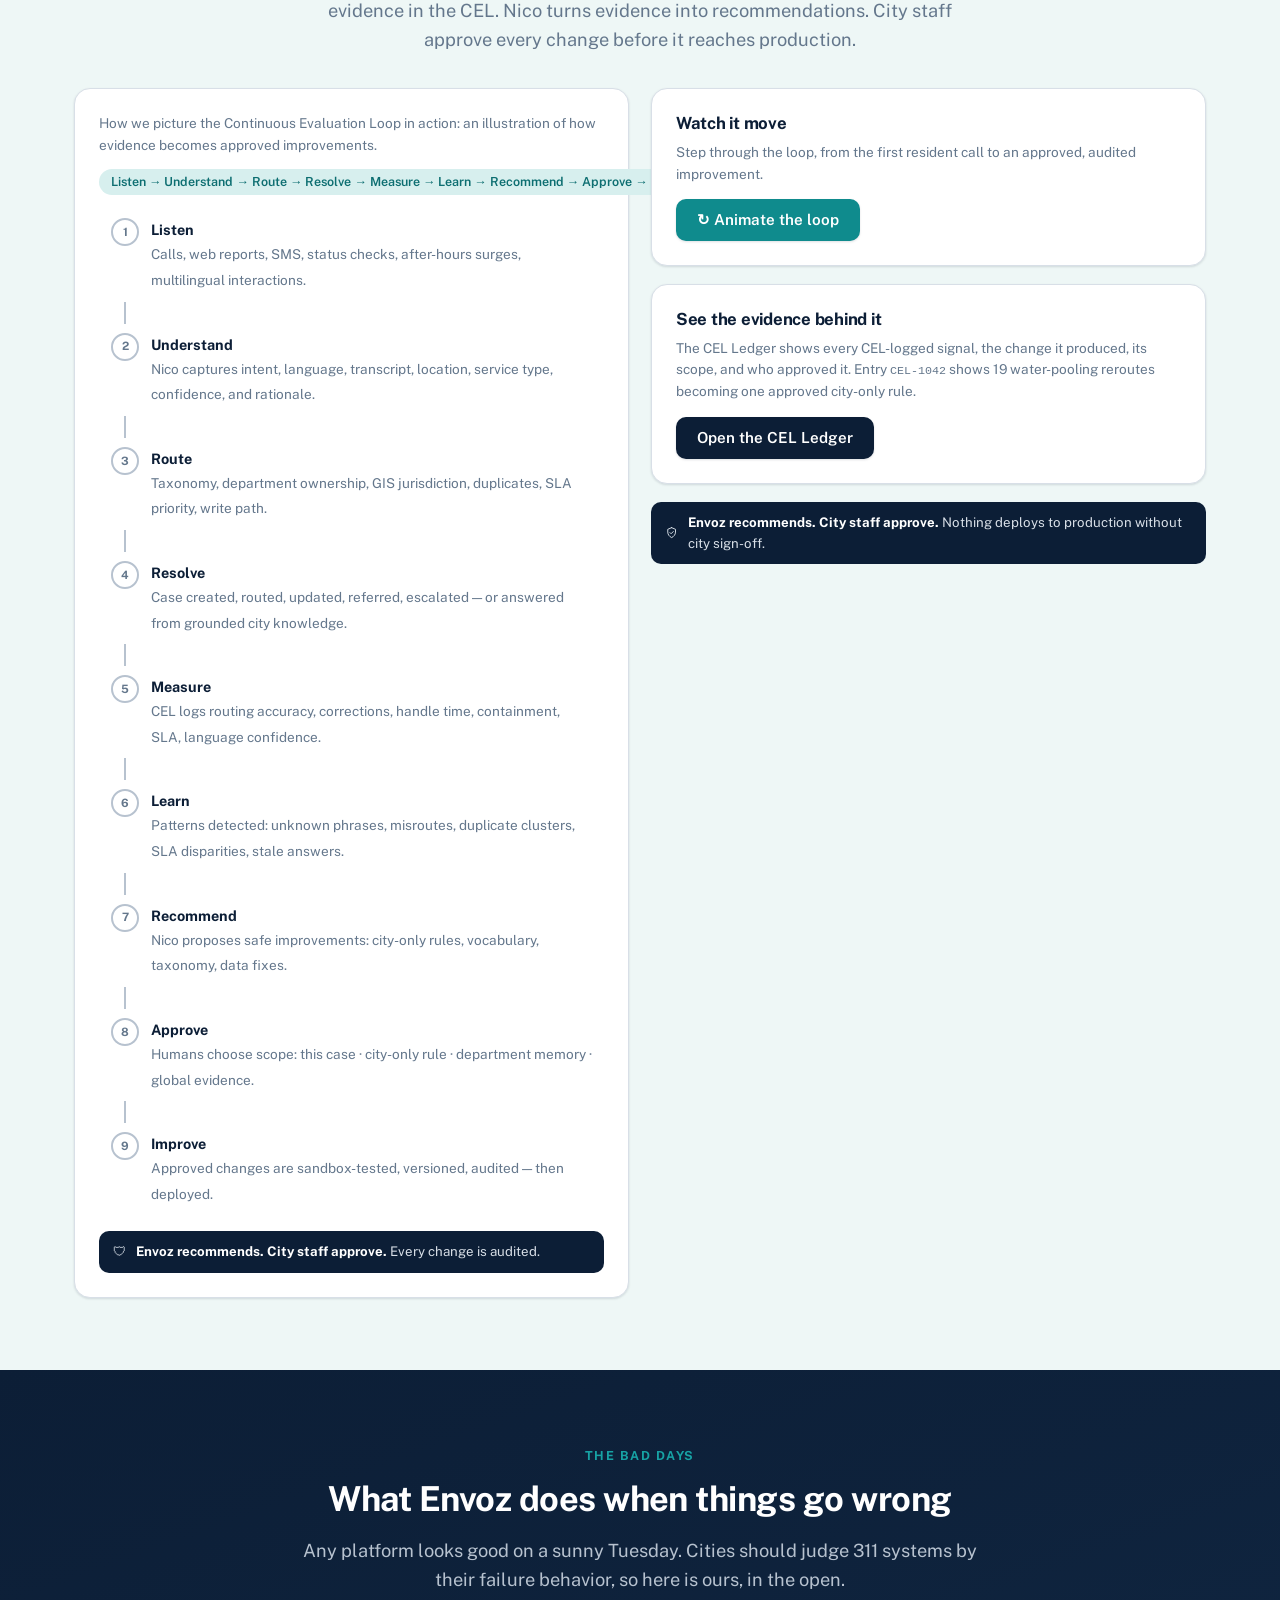
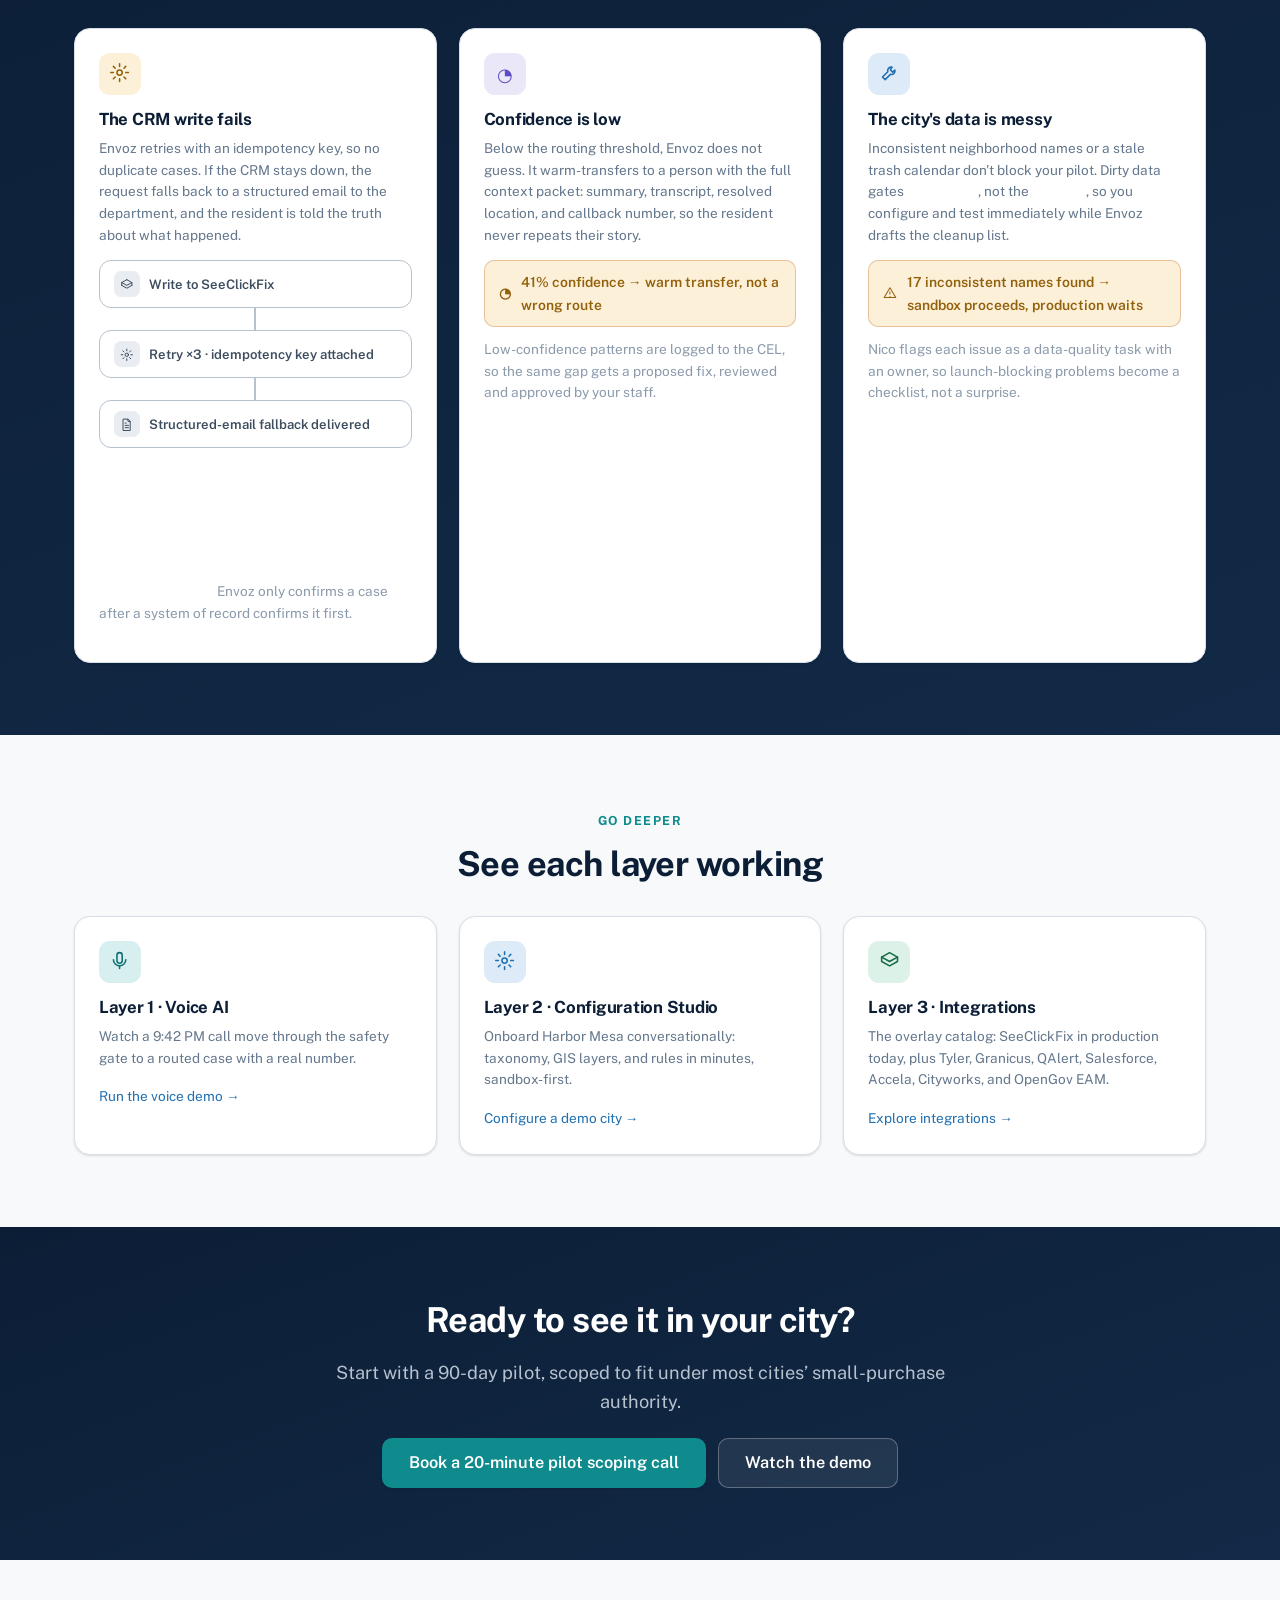
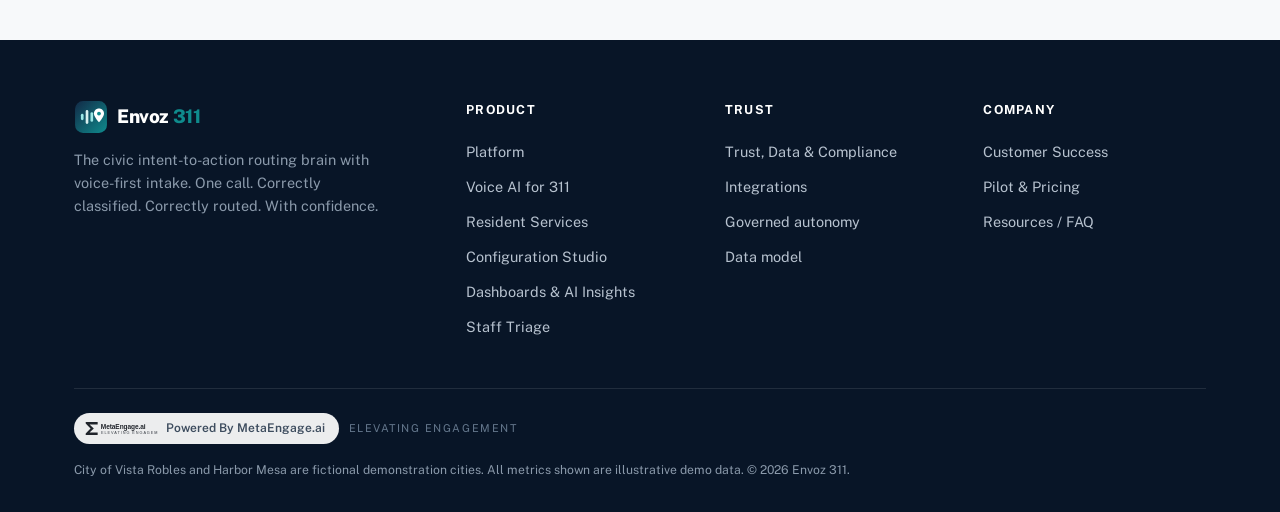
<file: platform.html>
<!DOCTYPE html>
<html lang="en">
<head>
<meta charset="UTF-8">
<meta name="viewport" content="width=device-width, initial-scale=1.0">
<title>Platform — Civic Intent-to-Action Routing Brain | Envoz 311</title>
<meta name="description" content="How the Envoz 311 platform works: voice-first intake, an AI routing brain with confidence-scored classification, six structured outcomes, a 311 CRM overlay for SeeClickFix and Open311 systems, standalone fallback, and the Continuous Evaluation Loop.">
<link rel="icon" type="image/svg+xml" href="assets/img/envoz-mark.svg">
<link rel="stylesheet" href="assets/css/main.css">
<script type="application/ld+json">
{
  "@context": "https://schema.org",
  "@type": "BreadcrumbList",
  "itemListElement": [
    { "@type": "ListItem", "position": 1, "name": "Home", "item": "https://envoz311.example.com/index.html" },
    { "@type": "ListItem", "position": 2, "name": "Platform", "item": "https://envoz311.example.com/platform.html" }
  ]
}
</script>
<style>
/* ---- Platform page only ---- */
.layer-tag {
  display: inline-block; font-size: .68rem; font-weight: 800; letter-spacing: .14em;
  text-transform: uppercase; color: var(--teal-700); background: var(--teal-100);
  border-radius: 6px; padding: 3px 9px; margin-bottom: 8px;
}
.arch-layer { position: relative; }
.arch-layer .wf-node { padding: 14px 16px; font-size: .9rem; }
.owns-row { display: flex; gap: 12px; align-items: flex-start; padding: 10px 0; border-bottom: 1px solid var(--line-soft); }
.owns-row:last-child { border-bottom: none; }
.owns-row .owns-icon {
  width: 30px; height: 30px; border-radius: 8px; flex-shrink: 0; font-size: .9rem;
  background: var(--teal-100); color: var(--teal-700);
  display: flex; align-items: center; justify-content: center;
}
.outcome-card { display: flex; flex-direction: column; gap: 12px; }
.outcome-card .json-card { flex: 1; }
.mode-toggle { display: flex; gap: 10px; flex-wrap: wrap; justify-content: center; }
.mode-toggle .filter-pill { font-size: .92rem; padding: 11px 22px; }
.mode-panel[hidden] { display: none; }
.sys-grid { display: grid; grid-template-columns: repeat(4, 1fr); gap: 12px; }
@media (max-width: 860px) { .sys-grid { grid-template-columns: repeat(2, 1fr); } }
.sys-tile {
  background: var(--surface); border: 1px solid var(--line); border-radius: var(--r-md);
  padding: 13px 14px; font-weight: 650; font-size: .88rem; color: var(--navy-800);
  display: flex; align-items: center; gap: 9px;
}
.sys-tile .small { font-weight: 500; color: var(--muted); display: block; }
.drill-stage .wf-node { margin-top: 0; }
</style>
</head>
<body data-page="platform" data-marketing="true">
<a class="skip-link" href="#main">Skip to content</a>
<div id="site-header"></div>

<main id="main">

  <!-- ================= HERO ================= -->
  <section class="section-dark grid-texture" style="padding:80px 0 64px">
    <div class="container" style="max-width:900px">
      <span class="eyebrow">The platform</span>
      <h1>A civic intent-to-action routing brain with voice-first intake.</h1>
      <p class="lede" style="margin-top:14px">Envoz 311 sits between every resident channel and your systems of record. It listens, classifies, locates, routes, and writes into your CRM. Then it shows its work. <strong>One call. Correctly classified. Correctly routed. With confidence.</strong></p>
      <div class="answer-block" style="margin-top:22px">The Envoz 311 platform is an AI voice 311 layer with three parts: multichannel intake (voice, web, SMS), a routing brain that classifies resident intent with confidence and rationale, and a 311 CRM overlay that writes structured cases into systems like SeeClickFix, or runs standalone where no CRM exists. No rip-and-replace.</div>
      <div class="flex flex-wrap" style="margin-top:24px">
        <a class="btn btn-primary btn-lg" href="#architecture">See the architecture</a>
        <a class="btn btn-secondary btn-lg" href="voice-ai.html?demo=pothole">▶ Watch a call become a case</a>
      </div>
    </div>
  </section>

  <!-- ================= ARCHITECTURE ================= -->
  <section class="section" id="architecture">
    <div class="container">
      <div class="center reveal">
        <h2>Where Envoz sits and what it owns</h2>
        <p class="lede">Cities already have CRMs and chatbots. Envoz is the routing layer between them: the part that decides what a request is, where it goes, and how to prove it.</p>
      </div>

      <div class="grid grid-2" style="margin-top:38px;align-items:start">
        <!-- Layer stack -->
        <div class="card reveal">
          <div class="arch-layer">
            <span class="layer-tag">Layer 1 · Intake</span>
            <div class="wf-node lit"><span class="wf-icon" data-icon="mic"></span>
              <span>Voice · web · SMS<span class="small" style="display:block;font-weight:500;color:var(--muted)">24/7 answer before the second ring · 70+ language-ready · safety gate first, always</span></span>
            </div>
          </div>
          <div class="wf-connector lit"></div>
          <div class="arch-layer">
            <span class="layer-tag">Layer 2 · Envoz routing brain</span>
            <div class="wf-node lit" style="border-width:2.5px"><span class="wf-icon" data-icon="route"></span>
              <span>Classify · locate · dedupe · route · prove<span class="small" style="display:block;font-weight:500;color:var(--muted)">Intent against your taxonomy, location against your GIS layers, confidence and rationale on every decision</span></span>
            </div>
          </div>
          <div class="wf-connector lit"></div>
          <div class="arch-layer">
            <span class="layer-tag">Layer 3 · Your systems of record</span>
            <div class="wf-node done"><span class="wf-icon" data-icon="layers"></span>
              <span>CRM / work-order systems<span class="small" style="display:block;font-weight:500;color:var(--muted)">SeeClickFix, Tyler, Cityworks, and more. They keep issuing the case numbers</span></span>
            </div>
          </div>
          <div class="audit-ribbon" style="margin-top:18px"><span data-icon="shield"></span><span><strong style="color:#fff">Your system of record stays the system of record.</strong> Envoz writes into it and never replaces it.</span></div>
        </div>

        <!-- What Envoz owns -->
        <div class="card reveal">
          <h3 style="margin-bottom:6px">What Envoz owns</h3>
          <p class="small" style="color:var(--muted)">The layer in the middle is where 311 programs win or lose. Envoz takes accountability for all of it.</p>
          <div class="owns-row"><span class="owns-icon" data-icon="flag"></span><span><strong>Classification logic</strong><span class="small" style="display:block;color:var(--muted)">Resident intent mapped to your city's own service taxonomy.</span></span></div>
          <div class="owns-row"><span class="owns-icon" data-icon="route"></span><span><strong>Routing logic</strong><span class="small" style="display:block;color:var(--muted)">Department ownership, GIS jurisdiction, duplicate checks, and SLA priority on every request.</span></span></div>
          <div class="owns-row"><span class="owns-icon" data-icon="doc"></span><span><strong>Structured outputs</strong><span class="small" style="display:block;color:var(--muted)">Every interaction ends in one of six auditable outcome types, never a loose transcript.</span></span></div>
          <div class="owns-row"><span class="owns-icon">◍</span><span><strong>Confidence &amp; rationale</strong><span class="small" style="display:block;color:var(--muted)">A visible score and a plain-language reason attached to every routing decision.</span></span></div>
          <div class="owns-row"><span class="owns-icon" data-icon="doc"></span><span><strong>CEL — Continuous Evaluation Loop</strong><span class="small" style="display:block;color:var(--muted)">Routed cases, staff corrections, SLA outcomes, and unknowns logged as evidence.</span></span></div>
          <div class="owns-row"><span class="owns-icon" data-icon="clock"></span><span><strong>Onboarding &amp; configuration speed</strong><span class="small" style="display:block;color:var(--muted)">A city goes from documents to a configured sandbox in a conversation, rather than a six-month project.</span></span></div>
          <div class="owns-row"><span class="owns-icon" data-icon="chart"></span><span><strong>AI improvement recommendations</strong><span class="small" style="display:block;color:var(--muted)">Evidence-linked proposals city staff approve. Envoz recommends, humans decide.</span></span></div>
        </div>
      </div>
    </div>
  </section>

  <!-- ================= STRUCTURED OUTPUTS ================= -->
  <section class="section section-aqua" id="outputs">
    <div class="container">
      <div class="center reveal">
        <span class="eyebrow">Structured outputs</span>
        <h2>Every interaction ends in one of six outcomes</h2>
        <p class="lede">No loose ends, no ambiguous chat logs. Each outcome is machine-readable, human-auditable, and logged to the CEL. Samples below are from the Vista Robles demo world.</p>
      </div>

      <div class="grid grid-2" style="margin-top:36px">

        <div class="card outcome-card reveal">
          <div class="flex space-between flex-wrap">
            <span class="chip chip-green">SERVICE_REQUEST_CREATED</span>
            <span class="chip chip-confidence">● 92% confidence</span>
          </div>
          <p class="small" style="margin:0;color:var(--muted)">A confidently classified request is written into the system of record. The case number comes from the CRM, never fabricated.</p>
          <div class="json-card" aria-label="Sample SERVICE_REQUEST_CREATED output">{
  <span class="k">"outcome"</span>: <span class="s">"SERVICE_REQUEST_CREATED"</span>,
  <span class="k">"case_display_id"</span>: <span class="s">"VR-4281"</span>,
  <span class="k">"service_type"</span>: <span class="s">"pothole_road_hazard"</span>,
  <span class="k">"assigned_department"</span>: <span class="s">"public_works"</span>,
  <span class="k">"priority"</span>: <span class="s">"high"</span>,
  <span class="k">"routing_confidence"</span>: <span class="n">0.92</span>,
  <span class="k">"classification_rationale"</span>: <span class="s">"Road hazard near
    ramp access on city-maintained roadway"</span>,
  <span class="k">"location"</span>: { <span class="k">"resolved"</span>: <span class="b">true</span>, <span class="k">"jurisdiction"</span>: <span class="s">"city"</span>,
    <span class="k">"gis_layer"</span>: <span class="s">"road_ownership"</span> },
  <span class="k">"duplicate_check"</span>: <span class="s">"no_match_500ft_72h"</span>,
  <span class="k">"id_proof"</span>: <span class="s">"Issued by SeeClickFix · 21:44 PT"</span>,
  <span class="k">"resident_notified"</span>: <span class="s">"sms_status_link_sent"</span>,
  <span class="k">"cel_event"</span>: <span class="s">"logged"</span>
}</div>
        </div>

        <div class="card outcome-card reveal">
          <div class="flex space-between flex-wrap">
            <span class="chip chip-teal">INFORMATION_ANSWERED</span>
            <span class="chip chip-source">Grounded in city sources</span>
          </div>
          <p class="small" style="margin:0;color:var(--muted)">Questions are answered only from grounded city knowledge, with the source cited. No case is created when none is needed.</p>
          <div class="json-card" aria-label="Sample INFORMATION_ANSWERED output">{
  <span class="k">"outcome"</span>: <span class="s">"INFORMATION_ANSWERED"</span>,
  <span class="k">"topic"</span>: <span class="s">"bulk_waste_pickup_schedule"</span>,
  <span class="k">"answer_summary"</span>: <span class="s">"Next bulk pickup for Oak
    Bluff is Tuesday, July 8"</span>,
  <span class="k">"answer_confidence"</span>: <span class="n">0.96</span>,
  <span class="k">"grounded_sources"</span>: [
    <span class="s">"Sanitation collection calendar · rev Jun 30"</span>,
    <span class="s">"vistarobles.gov/bulk-waste"</span>
  ],
  <span class="k">"case_created"</span>: <span class="b">false</span>,
  <span class="k">"follow_up_offer"</span>: <span class="s">"sms_copy_of_answer"</span>,
  <span class="k">"cel_event"</span>: <span class="s">"logged"</span>
}</div>
        </div>

        <div class="card outcome-card reveal">
          <div class="flex space-between flex-wrap">
            <span class="chip chip-ocean">STATUS_PROVIDED</span>
            <span class="chip chip-rationale">Read live from the CRM</span>
          </div>
          <p class="small" style="margin:0;color:var(--muted)">Status comes from a live CRM read at answer time. If the CRM has no repair date, Envoz says so, and never invents one.</p>
          <div class="json-card" aria-label="Sample STATUS_PROVIDED output">{
  <span class="k">"outcome"</span>: <span class="s">"STATUS_PROVIDED"</span>,
  <span class="k">"case_display_id"</span>: <span class="s">"VR-4293"</span>,
  <span class="k">"lookup_source"</span>: <span class="s">"seeclickfix_read_api"</span>,
  <span class="k">"verified_at"</span>: <span class="s">"2026-07-06T07:41:12-07:00"</span>,
  <span class="k">"current_status"</span>: <span class="s">"assigned"</span>,
  <span class="k">"repair_date"</span>: <span class="b">null</span>,
  <span class="k">"date_policy"</span>: <span class="s">"never promise a date the
    CRM has not committed to"</span>,
  <span class="k">"resident_notified"</span>: <span class="s">"sms_status_link_refreshed"</span>,
  <span class="k">"cel_event"</span>: <span class="s">"logged"</span>
}</div>
        </div>

        <div class="card outcome-card reveal">
          <div class="flex space-between flex-wrap">
            <span class="chip chip-amber">ESCALATED_TO_HUMAN</span>
            <span class="chip chip-confidence low">◔ 41% confidence</span>
          </div>
          <p class="small" style="margin:0;color:var(--muted)">Below the routing threshold, Envoz hands off warmly, sending a full context packet so the resident never repeats themselves.</p>
          <div class="json-card" aria-label="Sample ESCALATED_TO_HUMAN output">{
  <span class="k">"outcome"</span>: <span class="s">"ESCALATED_TO_HUMAN"</span>,
  <span class="k">"reason"</span>: <span class="s">"confidence_below_threshold"</span>,
  <span class="k">"top_confidence"</span>: <span class="n">0.41</span>,
  <span class="k">"candidate_routes"</span>: [
    { <span class="k">"dept"</span>: <span class="s">"parks_maintenance"</span>, <span class="k">"p"</span>: <span class="n">0.41</span> },
    { <span class="k">"dept"</span>: <span class="s">"code_enforcement"</span>, <span class="k">"p"</span>: <span class="n">0.33</span> }
  ],
  <span class="k">"transfer_type"</span>: <span class="s">"warm_transfer"</span>,
  <span class="k">"context_packet"</span>: {
    <span class="k">"summary"</span>: <span class="s">"Beehive inside bus shelter,
      Jeffrey Transit Stop"</span>,
    <span class="k">"transcript"</span>: <span class="s">"attached"</span>,
    <span class="k">"location"</span>: <span class="s">"resolved"</span>,
    <span class="k">"callback_number"</span>: <span class="s">"on_file"</span>
  },
  <span class="k">"resident_repeats_story"</span>: <span class="b">false</span>,
  <span class="k">"cel_event"</span>: <span class="s">"logged_for_learning"</span>
}</div>
        </div>

        <div class="card outcome-card reveal">
          <div class="flex space-between flex-wrap">
            <span class="chip chip-red">EMERGENCY_REDIRECTED</span>
            <span class="chip chip-rationale">Safety gate · first utterance</span>
          </div>
          <p class="small" style="margin:0;color:var(--muted)">Emergencies go straight to 911. No ordinary 311 case is created. Nothing about an emergency waits in a service queue.</p>
          <div class="json-card" aria-label="Sample EMERGENCY_REDIRECTED output">{
  <span class="k">"outcome"</span>: <span class="s">"EMERGENCY_REDIRECTED"</span>,
  <span class="k">"safety_gate"</span>: <span class="s">"triggered_on_first_utterance"</span>,
  <span class="k">"signal"</span>: <span class="s">"downed power line reported
    arcing near pedestrians"</span>,
  <span class="k">"action"</span>: <span class="s">"connected_to_911"</span>,
  <span class="k">"handoff_time_sec"</span>: <span class="n">6</span>,
  <span class="k">"case_created"</span>: <span class="b">false</span>,
  <span class="k">"note"</span>: <span class="s">"No 311 case is created for an
    emergency — the caller goes to 911"</span>,
  <span class="k">"cel_event"</span>: <span class="s">"logged"</span>
}</div>
        </div>

        <div class="card outcome-card reveal">
          <div class="flex space-between flex-wrap">
            <span class="chip">NO_STRUCTURED_OUTPUT</span>
            <span class="chip chip-rationale">Honest about the gap</span>
          </div>
          <p class="small" style="margin:0;color:var(--muted)">When a call ends before intent is clear, Envoz records exactly that. No fabricated case number, no invented confirmation.</p>
          <div class="json-card" aria-label="Sample NO_STRUCTURED_OUTPUT output">{
  <span class="k">"outcome"</span>: <span class="s">"NO_STRUCTURED_OUTPUT"</span>,
  <span class="k">"reason"</span>: <span class="s">"caller_disconnected_before_intent"</span>,
  <span class="k">"call_duration_sec"</span>: <span class="n">19</span>,
  <span class="k">"partial_transcript"</span>: <span class="s">"retained_for_review"</span>,
  <span class="k">"case_created"</span>: <span class="b">false</span>,
  <span class="k">"fabricated_confirmation"</span>: <span class="b">false</span>,
  <span class="k">"callback_offer"</span>: <span class="s">"sms_sent_to_caller_id"</span>,
  <span class="k">"queued_for"</span>: <span class="s">"staff_review_next_morning"</span>,
  <span class="k">"cel_event"</span>: <span class="s">"logged"</span>
}</div>
        </div>

      </div>
      <p class="center disclaimer reveal" style="margin-top:22px">All samples are illustrative demo data from the fictional City of Vista Robles.</p>
    </div>
  </section>

  <!-- ================= DEPLOYMENT MODES ================= -->
  <section class="section" id="deployment">
    <div class="container">
      <div class="center reveal">
        <span class="eyebrow">Two deployment modes</span>
        <h2>Overlay your CRM, or run standalone until you have one</h2>
        <p class="lede">Cities do not need another CRM. Envoz arms the one you have; where none exists, it stands in with a lightweight case surface. Either way: no rip-and-replace.</p>
      </div>

      <div class="mode-toggle reveal" style="margin-top:28px" role="tablist" aria-label="Deployment mode">
        <button class="filter-pill" type="button" role="tab" id="tab-overlay" aria-selected="true" aria-controls="panel-overlay">Overlay Mode · arm your CRM</button>
        <button class="filter-pill" type="button" role="tab" id="tab-standalone" aria-selected="false" aria-controls="panel-standalone">Standalone Mode · no CRM required</button>
      </div>

      <!-- Overlay panel -->
      <div class="mode-panel" id="panel-overlay" role="tabpanel" aria-labelledby="tab-overlay" style="margin-top:26px">
        <div class="grid grid-2" style="align-items:start">
          <div class="card">
            <h3>Envoz writes into the systems you already run</h3>
            <p>Residents and staff keep the tools they know. Envoz answers the phone, classifies and routes the request, then creates the case through your CRM's own API, so <strong>your CRM issues the case number</strong> and remains the single source of truth.</p>
            <p class="small" style="color:var(--muted);margin-top:2px">Envoz writes into SeeClickFix today, with Accela and Salesforce via partner API. The Open311-style contract is designed to extend to the rest of the catalog below.</p>
            <div class="sys-grid" style="margin:16px 0">
              <div class="sys-tile"><span data-icon="map"></span> SeeClickFix</div>
              <div class="sys-tile"><span data-icon="building"></span> Tyler</div>
              <div class="sys-tile"><span data-icon="bell"></span> Granicus</div>
              <div class="sys-tile"><span data-icon="doc"></span> QAlert</div>
              <div class="sys-tile"><span data-icon="globe"></span> Salesforce</div>
              <div class="sys-tile"><span data-icon="layers"></span> Accela</div>
              <div class="sys-tile"><span data-icon="wrench"></span> Cityworks</div>
              <div class="sys-tile"><span data-icon="chart"></span> OpenGov EAM</div>
            </div>
            <a class="btn btn-navy" href="integrations.html">See the full integration matrix</a>
          </div>
          <div class="card">
            <h4 style="margin-bottom:14px">One overlay write, end to end</h4>
            <div class="wf-node lit"><span class="wf-icon" data-icon="route"></span>Envoz classifies &amp; routes · confidence 92%</div>
            <div class="wf-connector lit"></div>
            <div class="wf-node lit"><span class="wf-icon" data-icon="gear"></span>Tenant-scoped connector writes via the CRM API</div>
            <div class="wf-connector lit"></div>
            <div class="wf-node done"><span class="wf-icon" data-icon="layers"></span>SeeClickFix creates the case &amp; issues VR-4281</div>
            <div class="proof-strip" style="margin-top:16px"><span class="proof-icon" data-icon="check"></span>Case number issued by SeeClickFix at 9:44 PM. Proof shown to the resident and logged to the CEL.</div>
            <p class="small" style="color:var(--muted);margin-top:12px">Status updates flow back the same way: Envoz reads your CRM, so residents hear the truth your staff already see.</p>
          </div>
        </div>
      </div>

      <!-- Standalone panel -->
      <div class="mode-panel" id="panel-standalone" role="tabpanel" aria-labelledby="tab-standalone" style="margin-top:26px" hidden>
        <div class="grid grid-2" style="align-items:start">
          <div class="card">
            <h3>Full 311 intake, even with no CRM at all</h3>
            <p>Many smaller cities run 311 on voicemail and shared inboxes. Standalone Mode gives them structured intake on day one, and a clean upgrade path to Overlay Mode if they adopt a CRM later.</p>
            <div class="owns-row"><span class="owns-icon" data-icon="doc"></span><span><strong>Structured email fallback</strong><span class="small" style="display:block;color:var(--muted)">Every request delivered to the right department inbox as a structured, classified packet the team can act on.</span></span></div>
            <div class="owns-row"><span class="owns-icon" data-icon="layers"></span><span><strong>Lightweight staff triage</strong><span class="small" style="display:block;color:var(--muted)">A simple queue where staff approve, reroute, or close, with confidence and rationale on each case.</span></span></div>
            <div class="owns-row"><span class="owns-icon" data-icon="check"></span><span><strong>Thin case surface with local case numbers</strong><span class="small" style="display:block;color:var(--muted)">Envoz issues a local VR-series case number and a status link the resident can actually use.</span></span></div>
            <div class="owns-row"><span class="owns-icon" data-icon="shield"></span><span><strong>Status &amp; audit tracking</strong><span class="small" style="display:block;color:var(--muted)">Every state change is timestamped and audit-logged, the same evidence trail as Overlay Mode.</span></span></div>
            <a class="btn btn-navy" href="staff-triage.html" style="margin-top:14px">Open the staff triage console</a>
          </div>
          <div class="card">
            <h4 style="margin-bottom:14px">A standalone case, end to end</h4>
            <div class="wf-node lit"><span class="wf-icon" data-icon="route"></span>Envoz classifies &amp; routes · confidence 89%</div>
            <div class="wf-connector lit"></div>
            <div class="wf-node lit"><span class="wf-icon" data-icon="check"></span>Local case VR-4330 created on the thin case surface</div>
            <div class="wf-connector lit"></div>
            <div class="wf-node done"><span class="wf-icon" data-icon="doc"></span>Structured packet emailed to Transportation triage</div>
            <div class="proof-strip" style="margin-top:16px"><span class="proof-icon" data-icon="check"></span>Resident receives case VR-4330 and an SMS status link · every step audit-logged.</div>
            <p class="small" style="color:var(--muted);margin-top:12px">Adopt a CRM later? Overlay Mode takes over the write path, and the resident experience doesn't change.</p>
          </div>
        </div>
      </div>
    </div>
  </section>

  <!-- ================= IMPROVEMENT LOOP ================= -->
  <section class="section section-aqua" id="improvement-loop">
    <div class="container">
      <div class="center reveal">
        <span class="eyebrow">Continuous Evaluation Loop</span>
        <h2>The 311 program that improves itself, safely.</h2>
        <p class="lede">Every routed case, staff correction, SLA outcome, and unknown phrase becomes evidence in the CEL. Nico turns evidence into recommendations. City staff approve every change before it reaches production.</p>
      </div>
      <div class="grid grid-2" style="margin-top:34px;align-items:start">
        <div class="card reveal">
          <div id="loop-host"></div>
        </div>
        <div class="reveal">
          <div class="card">
            <h3 style="font-size:1.05rem">Watch it move</h3>
            <p class="small" style="color:var(--muted)">Step through the loop, from the first resident call to an approved, audited improvement.</p>
            <button class="btn btn-primary" type="button" id="animate-loop-btn" aria-label="Animate the Continuous Evaluation Loop">↻ Animate the loop</button>
          </div>
          <div class="card" style="margin-top:18px">
            <h3 style="font-size:1.05rem">See the evidence behind it</h3>
            <p class="small" style="color:var(--muted)">The CEL Ledger shows every CEL-logged signal, the change it produced, its scope, and who approved it. Entry <span class="mono">CEL-1042</span> shows 19 water-pooling reroutes becoming one approved city-only rule.</p>
            <a class="btn btn-navy" href="dashboards.html?tab=cel">Open the CEL Ledger</a>
          </div>
          <div class="audit-ribbon" style="margin-top:18px"><span data-icon="shield"></span><span><strong style="color:#fff">Envoz recommends. City staff approve.</strong> Nothing deploys to production without city sign-off.</span></div>
        </div>
      </div>
    </div>
  </section>

  <!-- ================= BAD-DAY BEHAVIORS ================= -->
  <section class="section section-dark grid-texture" id="bad-day">
    <div class="container">
      <div class="center reveal">
        <span class="eyebrow">The bad days</span>
        <h2>What Envoz does when things go wrong</h2>
        <p class="lede">Any platform looks good on a sunny Tuesday. Cities should judge 311 systems by their failure behavior, so here is ours, in the open.</p>
      </div>
      <div class="grid grid-3" style="margin-top:34px">
        <div class="card reveal">
          <span class="icon-tile amber"><span class="i-tile-ico" data-icon="gear"></span></span>
          <h3 style="font-size:1.05rem">The CRM write fails</h3>
          <p class="small" style="color:var(--muted)">Envoz retries with an idempotency key, so no duplicate cases. If the CRM stays down, the request falls back to a structured email to the department, and the resident is told the truth about what happened.</p>
          <div class="drill-stage" id="drill-stage" style="display:flex;flex-direction:column;margin:12px 0">
            <div class="wf-node" id="drill-write"><span class="wf-icon" data-icon="layers"></span>Write to SeeClickFix</div>
            <div class="wf-connector" id="drill-c1"></div>
            <div class="wf-node" id="drill-retry"><span class="wf-icon" data-icon="gear"></span>Retry ×3 · idempotency key attached</div>
            <div class="wf-connector" id="drill-c2"></div>
            <div class="wf-node" id="drill-fallback"><span class="wf-icon" data-icon="doc"></span>Structured-email fallback delivered</div>
          </div>
          <div id="drill-proof" style="visibility:hidden"><div class="proof-strip"><span class="proof-icon" data-icon="check"></span>Fallback delivered &amp; audit-logged · no duplicate case, no false confirmation</div></div>
          <button class="btn btn-secondary btn-sm" type="button" id="drill-btn" style="margin-top:12px" aria-label="Run the write-back failure drill animation">▶ Run the failure drill</button>
          <p class="small" style="margin-top:10px;color:var(--slate-400)"><strong style="color:#fff">Never fabricated:</strong> Envoz only confirms a case after a system of record confirms it first.</p>
        </div>
        <div class="card reveal">
          <span class="icon-tile purple">◔</span>
          <h3 style="font-size:1.05rem">Confidence is low</h3>
          <p class="small" style="color:var(--muted)">Below the routing threshold, Envoz does not guess. It warm-transfers to a person with the full context packet: summary, transcript, resolved location, and callback number, so the resident never repeats their story.</p>
          <div class="caution-strip" style="margin:12px 0"><span>◔</span>41% confidence → warm transfer, not a wrong route</div>
          <p class="small" style="color:var(--slate-400)">Low-confidence patterns are logged to the CEL, so the same gap gets a proposed fix, reviewed and approved by your staff.</p>
          <a class="btn btn-secondary btn-sm" href="voice-ai.html#escalation">See a warm transfer →</a>
        </div>
        <div class="card reveal">
          <span class="icon-tile ocean"><span class="i-tile-ico" data-icon="wrench"></span></span>
          <h3 style="font-size:1.05rem">The city's data is messy</h3>
          <p class="small" style="color:var(--muted)">Inconsistent neighborhood names or a stale trash calendar don't block your pilot. Dirty data gates <strong style="color:#fff">production</strong>, not the <strong style="color:#fff">sandbox</strong>, so you configure and test immediately while Envoz drafts the cleanup list.</p>
          <div class="caution-strip" style="margin:12px 0"><span data-icon="warning"></span>17 inconsistent names found → sandbox proceeds, production waits</div>
          <p class="small" style="color:var(--slate-400)">Nico flags each issue as a data-quality task with an owner, so launch-blocking problems become a checklist, not a surprise.</p>
          <a class="btn btn-secondary btn-sm" href="configuration-studio.html?flow=harbor-mesa">Watch onboarding handle it →</a>
        </div>
      </div>
    </div>
  </section>

  <!-- ================= NEXT STEPS ================= -->
  <section class="section" id="next-steps">
    <div class="container">
      <div class="center reveal">
        <span class="eyebrow">Go deeper</span>
        <h2>See each layer working</h2>
      </div>
      <div class="grid grid-3" style="margin-top:32px">
        <a class="card card-hover reveal" href="voice-ai.html?demo=pothole" style="text-decoration:none;color:inherit">
          <span class="icon-tile"><span class="i-tile-ico" data-icon="mic"></span></span>
          <h3 style="font-size:1.05rem">Layer 1 · Voice AI</h3>
          <p class="small" style="color:var(--muted)">Watch a 9:42 PM call move through the safety gate to a routed case with a real number.</p>
          <span class="small" style="color:var(--link)">Run the voice demo →</span>
        </a>
        <a class="card card-hover reveal" href="configuration-studio.html?flow=harbor-mesa" style="text-decoration:none;color:inherit">
          <span class="icon-tile ocean"><span class="i-tile-ico" data-icon="gear"></span></span>
          <h3 style="font-size:1.05rem">Layer 2 · Configuration Studio</h3>
          <p class="small" style="color:var(--muted)">Onboard Harbor Mesa conversationally: taxonomy, GIS layers, and rules in minutes, sandbox-first.</p>
          <span class="small" style="color:var(--link)">Configure a demo city →</span>
        </a>
        <a class="card card-hover reveal" href="integrations.html" style="text-decoration:none;color:inherit">
          <span class="icon-tile green"><span class="i-tile-ico" data-icon="layers"></span></span>
          <h3 style="font-size:1.05rem">Layer 3 · Integrations</h3>
          <p class="small" style="color:var(--muted)">The overlay catalog: SeeClickFix in production today, plus Tyler, Granicus, QAlert, Salesforce, Accela, Cityworks, and OpenGov EAM.</p>
          <span class="small" style="color:var(--link)">Explore integrations →</span>
        </a>
      </div>
    </div>
  </section>

</main>

<div id="site-footer"></div>
<script src="assets/js/data.js"></script>
<script src="assets/js/shared.js"></script>
<script src="assets/js/pages/platform.js"></script>
</body>
</html>
</file>
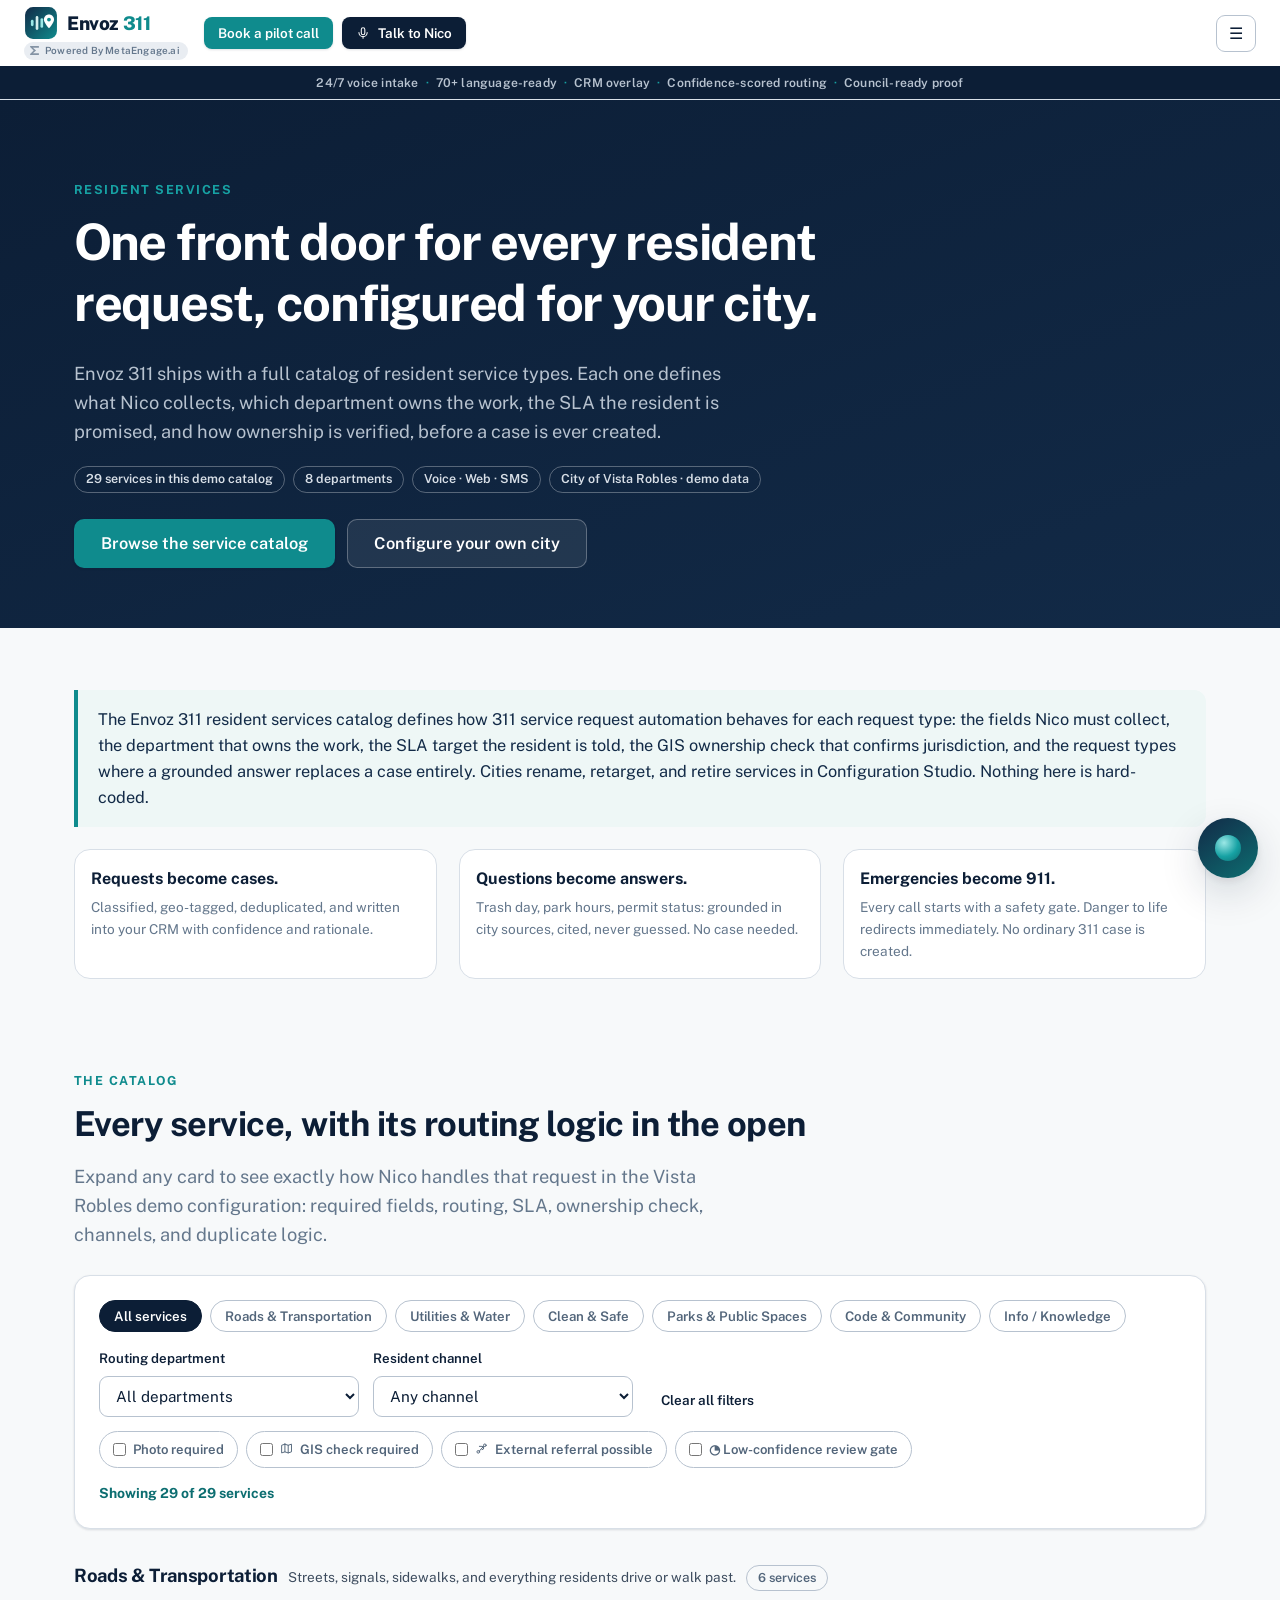
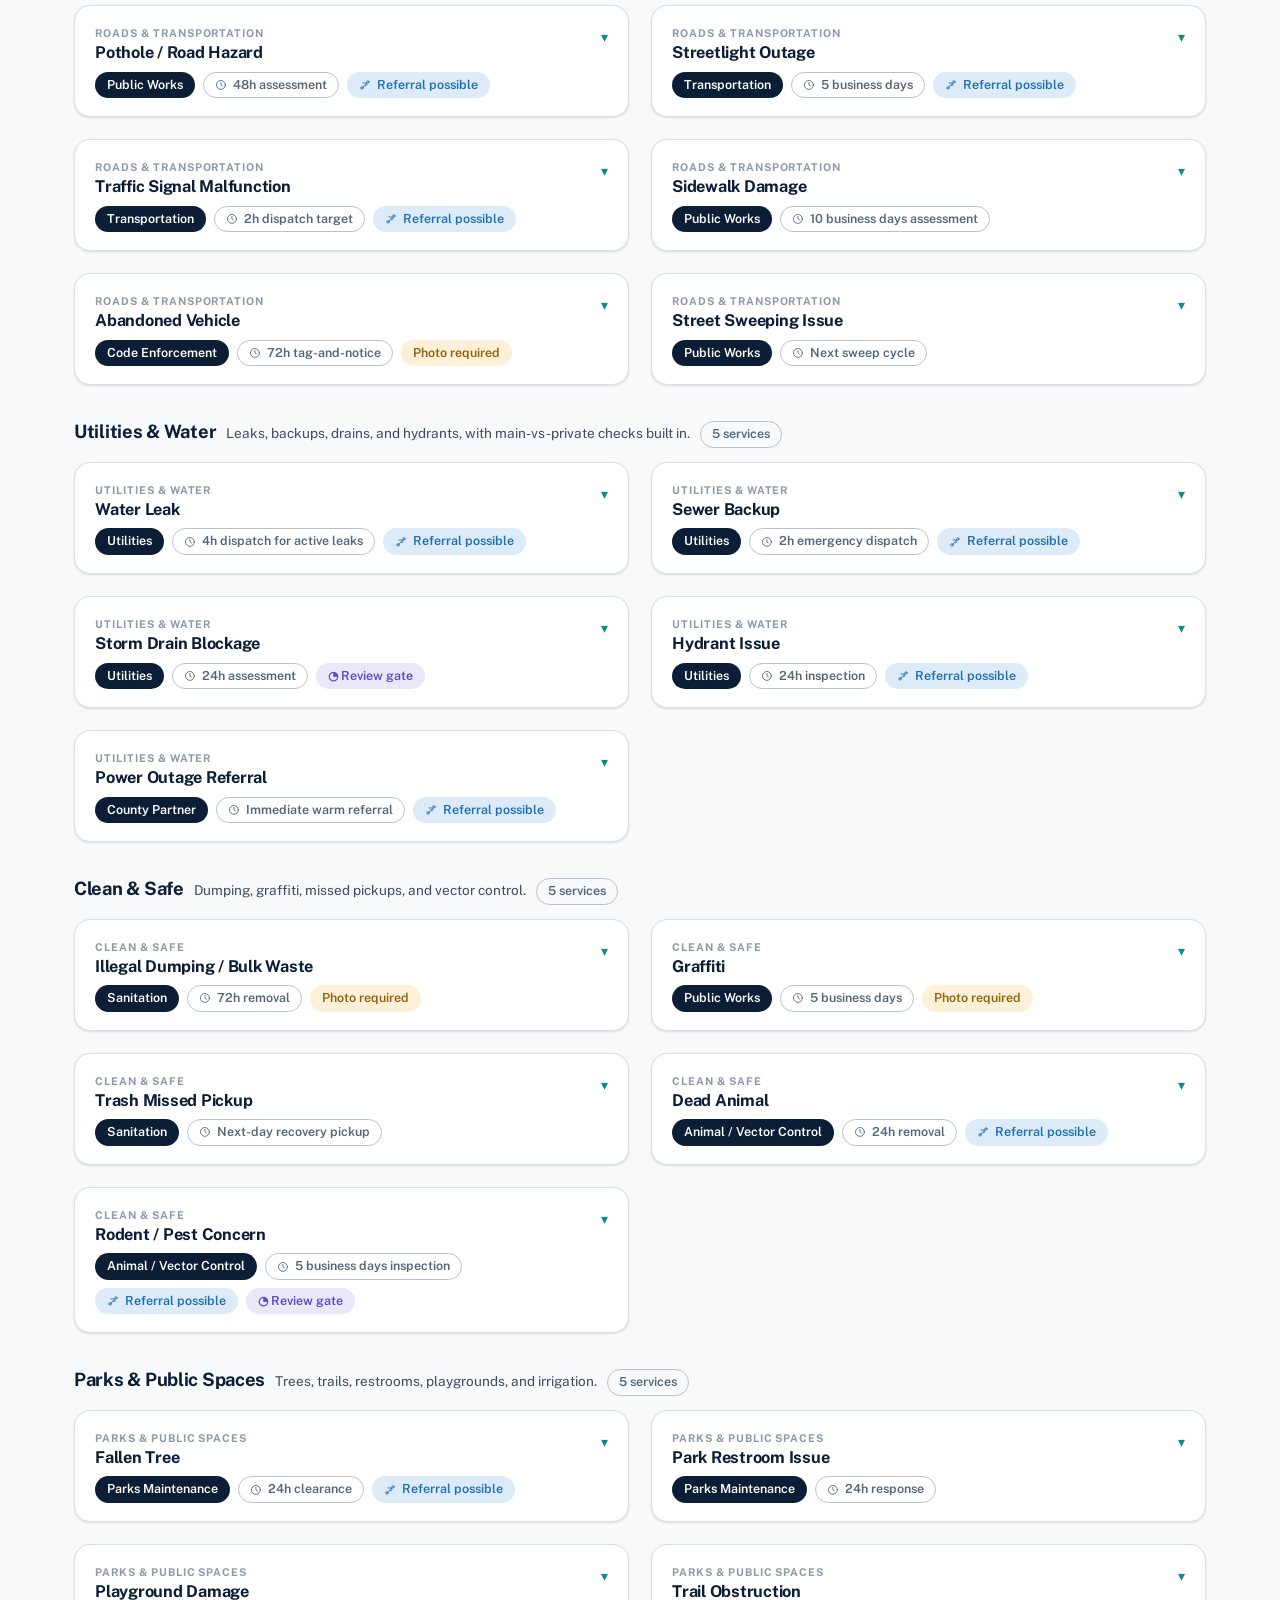
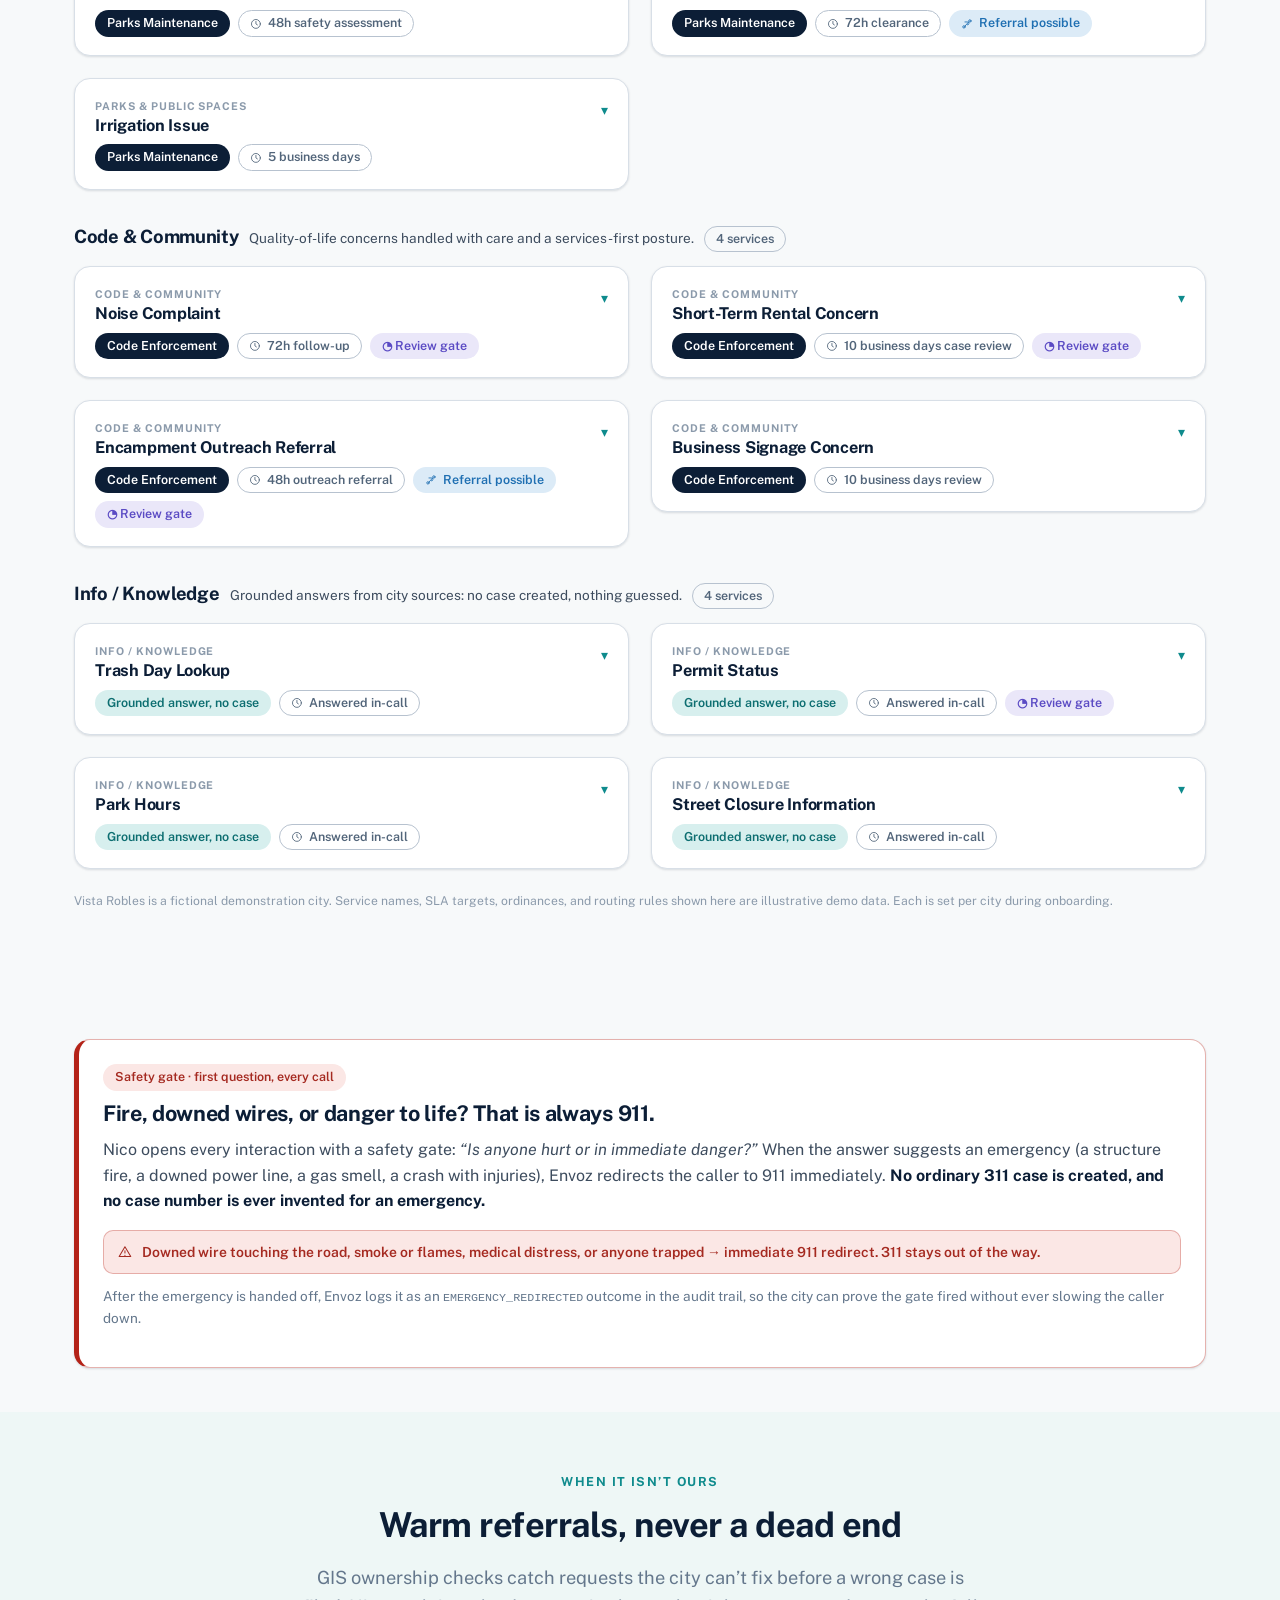
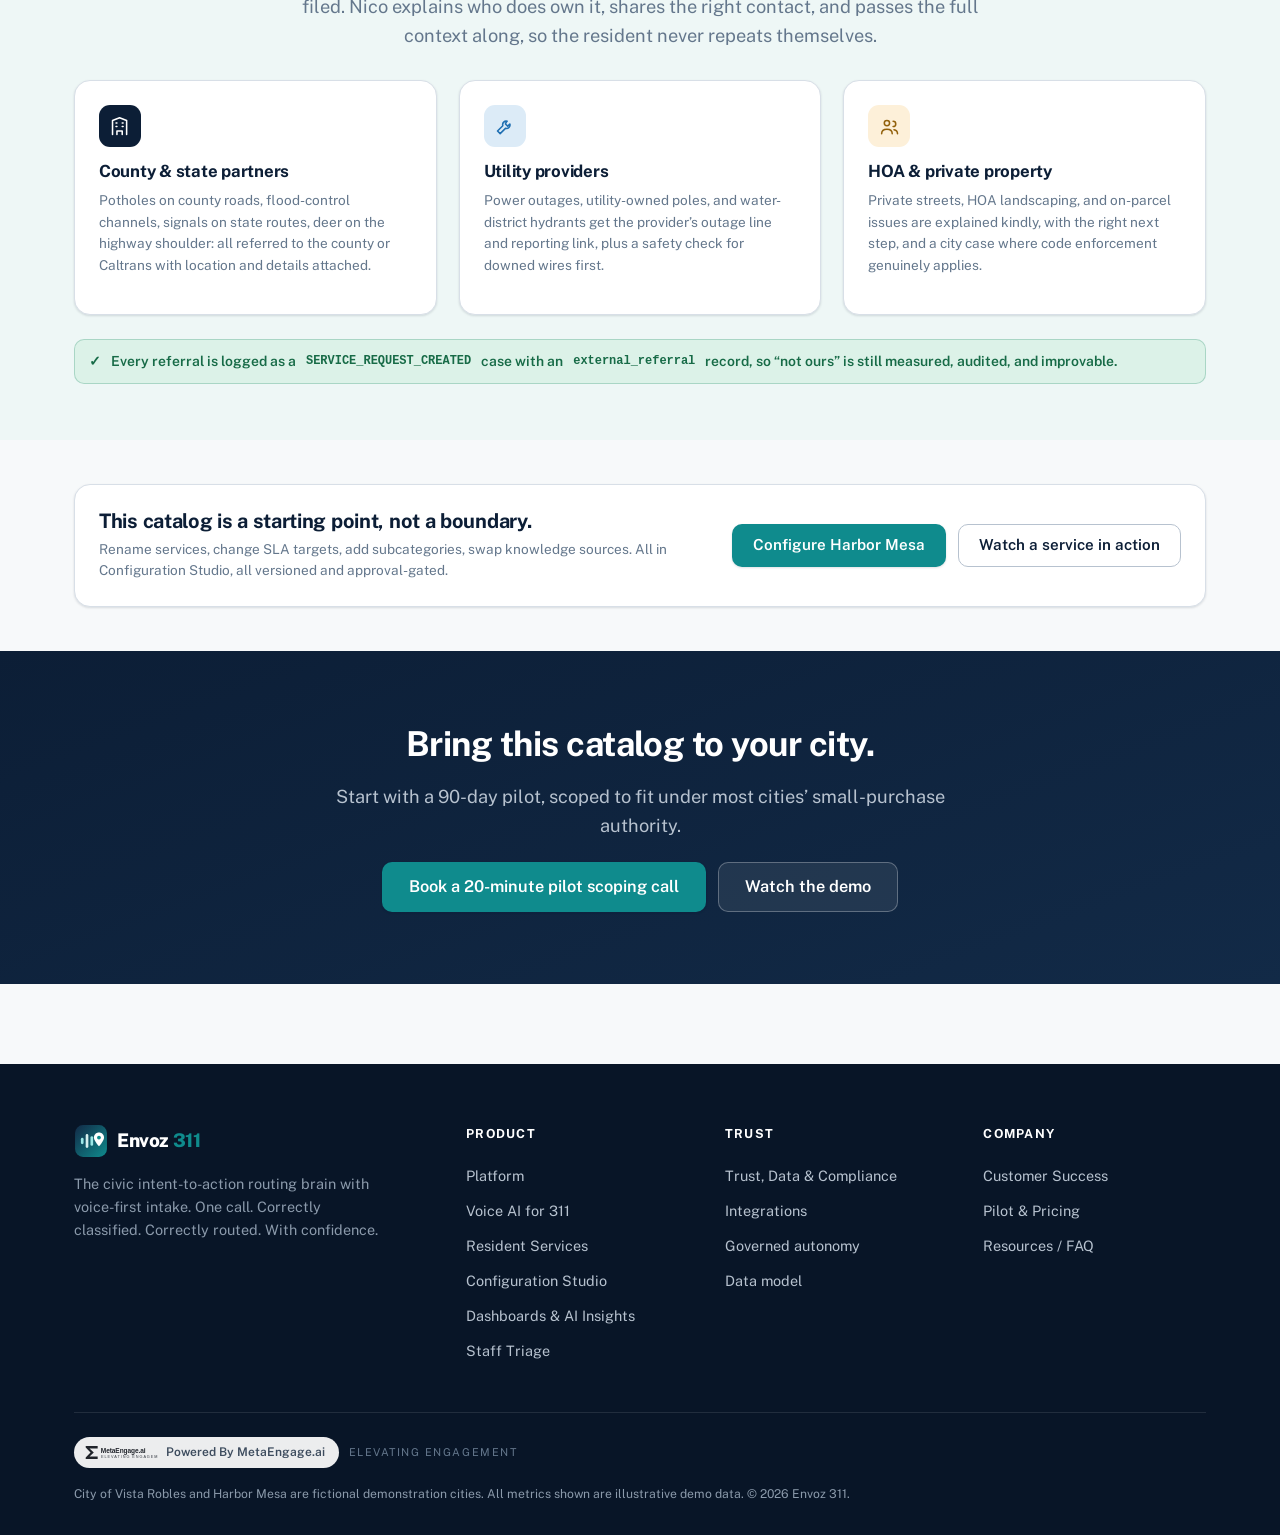
<file: resident-services.html>
<!DOCTYPE html>
<html lang="en">
<head>
<meta charset="UTF-8">
<meta name="viewport" content="width=device-width, initial-scale=1.0">
<title>Resident Services Catalog — 311 Service Request Automation | Envoz 311</title>
<meta name="description" content="Browse the configurable Envoz 311 resident services catalog: 29 demo service types with required fields, department routing, SLA targets, GIS ownership checks, and grounded knowledge answers — 311 service request automation, tuned per city.">
<link rel="icon" type="image/svg+xml" href="assets/img/envoz-mark.svg">
<link rel="stylesheet" href="assets/css/main.css">
<script type="application/ld+json">
{
  "@context": "https://schema.org",
  "@type": "BreadcrumbList",
  "itemListElement": [
    { "@type": "ListItem", "position": 1, "name": "Home", "item": "https://envoz311.example.com/index.html" },
    { "@type": "ListItem", "position": 2, "name": "Resident Services", "item": "https://envoz311.example.com/resident-services.html" }
  ]
}
</script>
<style>
/* ---- Resident Services page-only styles ---- */
.svc-filter-row { display: flex; flex-wrap: wrap; gap: 14px; align-items: flex-end; margin-top: 16px; }
.svc-filter-row .field { flex: 1; min-width: 200px; max-width: 260px; }
.svc-toggles { display: flex; flex-wrap: wrap; gap: 8px; margin-top: 14px; }
.svc-toggle {
  display: inline-flex; align-items: center; gap: 7px;
  font-size: 0.82rem; font-weight: 600; color: var(--slate-600);
  cursor: pointer; padding: 7px 13px; border: 1px solid var(--slate-300);
  border-radius: 999px; background: var(--surface); transition: all 0.15s;
}
.svc-toggle:hover { border-color: var(--teal-600); color: var(--teal-700); }
.svc-toggle input { accent-color: var(--teal-600); margin: 0; width: auto; }
.svc-toggle.on { background: var(--navy-900); border-color: var(--navy-900); color: #fff; }
.svc-count { margin-top: 14px; font-size: 0.87rem; font-weight: 700; color: var(--teal-700); }
.svc-cat-head { display: flex; align-items: baseline; gap: 10px; flex-wrap: wrap; margin: 36px 0 14px; }
.svc-cat-head h3 { font-size: 1.15rem; margin: 0; }
.svc-card { padding: 0; overflow: hidden; align-self: start; }
.svc-head {
  appearance: none; width: 100%; text-align: left; background: none; border: none;
  font-family: var(--font); cursor: pointer; padding: 18px 20px;
  display: flex; gap: 12px; align-items: flex-start; justify-content: space-between;
}
.svc-head:hover { background: var(--aqua-50); }
.svc-kicker { font-size: 0.67rem; font-weight: 700; letter-spacing: 0.09em; text-transform: uppercase; color: var(--slate-400); }
.svc-head h4 { font-size: 1.02rem; margin: 3px 0 9px; }
.svc-caret { flex-shrink: 0; color: var(--teal-600); font-size: 0.9rem; margin-top: 4px; transition: transform 0.2s; }
.svc-head[aria-expanded="true"] .svc-caret { transform: rotate(180deg); }
.svc-body { padding: 4px 20px 20px; border-top: 1px solid var(--line-soft); }
.svc-body dl { margin: 0; }
.svc-row { display: grid; grid-template-columns: 148px 1fr; gap: 8px; padding: 9px 0; border-bottom: 1px dashed var(--line-soft); font-size: 0.87rem; }
.svc-row:last-child { border-bottom: none; }
.svc-row dt { font-size: 0.7rem; font-weight: 700; text-transform: uppercase; letter-spacing: 0.06em; color: var(--muted); padding-top: 3px; }
.svc-row dd { margin: 0; color: var(--body); }
.svc-prompt {
  font-style: italic; color: var(--navy-800); background: var(--aqua-50);
  border-left: 3px solid var(--teal-600); border-radius: 0 8px 8px 0;
  padding: 8px 12px; margin: 0;
}
.svc-empty { text-align: center; padding: 44px 20px; }
.emergency-card { border: 1px solid rgba(180, 35, 24, 0.35); border-left: 5px solid var(--red-600); }
@media (max-width: 560px) { .svc-row { grid-template-columns: 1fr; } }
</style>
</head>
<body data-page="resident-services" data-marketing="true">
<a class="skip-link" href="#main">Skip to content</a>
<div id="site-header"></div>

<main id="main">

  <!-- ================= HERO ================= -->
  <section class="section-dark grid-texture" style="padding:76px 0 60px">
    <div class="container">
      <div style="max-width:840px">
        <span class="eyebrow">Resident Services</span>
        <h1>One front door for every resident request, configured for your city.</h1>
        <p class="lede" style="margin-top:14px">Envoz 311 ships with a full catalog of resident service types. Each one defines what Nico collects, which department owns the work, the SLA the resident is promised, and how ownership is verified, before a case is ever created.</p>
        <div class="chip-row" style="margin-top:20px">
          <span class="chip chip-outline on-dark">29 services in this demo catalog</span>
          <span class="chip chip-outline on-dark">8 departments</span>
          <span class="chip chip-outline on-dark">Voice · Web · SMS</span>
          <span class="chip chip-outline on-dark">City of Vista Robles · demo data</span>
        </div>
        <div class="flex flex-wrap" style="margin-top:26px">
          <a class="btn btn-primary btn-lg" href="#catalog">Browse the service catalog</a>
          <a class="btn btn-secondary btn-lg" href="configuration-studio.html">Configure your own city</a>
        </div>
      </div>
    </div>
  </section>

  <!-- ================= ANSWER BLOCK ================= -->
  <section class="section-tight">
    <div class="container">
      <div class="answer-block reveal">The Envoz 311 resident services catalog defines how 311 service request automation behaves for each request type: the fields Nico must collect, the department that owns the work, the SLA target the resident is told, the GIS ownership check that confirms jurisdiction, and the request types where a grounded answer replaces a case entirely. Cities rename, retarget, and retire services in Configuration Studio. Nothing here is hard-coded.</div>
      <div class="grid grid-3 reveal" style="margin-top:22px">
        <div class="card card-pad-sm card-flat"><strong>Requests become cases.</strong><p class="small" style="color:var(--muted);margin:6px 0 0">Classified, geo-tagged, deduplicated, and written into your CRM with confidence and rationale.</p></div>
        <div class="card card-pad-sm card-flat"><strong>Questions become answers.</strong><p class="small" style="color:var(--muted);margin:6px 0 0">Trash day, park hours, permit status: grounded in city sources, cited, never guessed. No case needed.</p></div>
        <div class="card card-pad-sm card-flat"><strong>Emergencies become 911.</strong><p class="small" style="color:var(--muted);margin:6px 0 0">Every call starts with a safety gate. Danger to life redirects immediately. No ordinary 311 case is created.</p></div>
      </div>
    </div>
  </section>

  <!-- ================= CATALOG ================= -->
  <section class="section" id="catalog" style="padding-top:44px">
    <div class="container">
      <div class="reveal">
        <span class="eyebrow">The catalog</span>
        <h2>Every service, with its routing logic in the open</h2>
        <p class="lede">Expand any card to see exactly how Nico handles that request in the Vista Robles demo configuration: required fields, routing, SLA, ownership check, channels, and duplicate logic.</p>
      </div>

      <div class="card reveal" role="region" aria-label="Service catalog filters" style="margin-top:26px">
        <div class="chip-row" id="cat-pills" role="group" aria-label="Filter services by category"></div>
        <div class="svc-filter-row">
          <div class="field">
            <label class="field-label" for="f-dept">Routing department</label>
            <select id="f-dept"></select>
          </div>
          <div class="field">
            <label class="field-label" for="f-channel">Resident channel</label>
            <select id="f-channel">
              <option value="any">Any channel</option>
              <option value="Voice">Voice</option>
              <option value="Web">Web</option>
              <option value="SMS">SMS</option>
            </select>
          </div>
          <button class="btn btn-ghost btn-sm" type="button" id="f-clear">Clear all filters</button>
        </div>
        <div class="svc-toggles" role="group" aria-label="Filter services by attribute">
          <label class="svc-toggle"><input type="checkbox" id="f-photo"> Photo required</label>
          <label class="svc-toggle"><input type="checkbox" id="f-gis"><span data-icon="map" aria-hidden="true"></span> GIS check required</label>
          <label class="svc-toggle"><input type="checkbox" id="f-referral"><span data-icon="route" aria-hidden="true"></span> External referral possible</label>
          <label class="svc-toggle"><input type="checkbox" id="f-review">◔ Low-confidence review gate</label>
        </div>
        <div class="svc-count" id="svc-count" aria-live="polite"></div>
      </div>

      <div id="svc-catalog"></div>

      <div class="card svc-empty" id="svc-empty" hidden>
        <h3>No services match those filters</h3>
        <p class="small" style="color:var(--muted)">Try removing a toggle or widening the category. Every one of the 29 demo services is still here.</p>
        <button class="btn btn-secondary btn-sm" type="button" id="svc-empty-clear">Clear all filters</button>
      </div>

      <p class="disclaimer" style="margin-top:22px">Vista Robles is a fictional demonstration city. Service names, SLA targets, ordinances, and routing rules shown here are illustrative demo data. Each is set per city during onboarding.</p>
    </div>
  </section>

  <!-- ================= EMERGENCY HANDLING ================= -->
  <section class="section-tight" id="emergencies" aria-labelledby="emergency-heading">
    <div class="container">
      <div class="card emergency-card reveal">
        <div class="chip-row" style="margin-bottom:10px"><span class="chip chip-red">Safety gate · first question, every call</span></div>
        <h2 id="emergency-heading" style="font-size:1.35rem">Fire, downed wires, or danger to life? That is always 911.</h2>
        <p>Nico opens every interaction with a safety gate: <em>“Is anyone hurt or in immediate danger?”</em> When the answer suggests an emergency (a structure fire, a downed power line, a gas smell, a crash with injuries), Envoz redirects the caller to 911 immediately. <strong>No ordinary 311 case is created, and no case number is ever invented for an emergency.</strong></p>
        <div class="safety-strip"><span data-icon="warning" aria-hidden="true"></span><span>Downed wire touching the road, smoke or flames, medical distress, or anyone trapped → immediate 911 redirect. 311 stays out of the way.</span></div>
        <p class="small" style="color:var(--muted);margin-top:12px">After the emergency is handed off, Envoz logs it as an <span class="mono">EMERGENCY_REDIRECTED</span> outcome in the audit trail, so the city can prove the gate fired without ever slowing the caller down.</p>
      </div>
    </div>
  </section>

  <!-- ================= EXTERNAL REFERRALS ================= -->
  <section class="section section-aqua" id="referrals" style="padding:56px 0">
    <div class="container">
      <div class="center reveal">
        <span class="eyebrow">When it isn’t ours</span>
        <h2>Warm referrals, never a dead end</h2>
        <p class="lede">GIS ownership checks catch requests the city can’t fix before a wrong case is filed. Nico explains who does own it, shares the right contact, and passes the full context along, so the resident never repeats themselves.</p>
      </div>
      <div class="grid grid-3" style="margin-top:30px">
        <div class="card card-hover reveal">
          <span class="icon-tile navy" data-icon="building"></span>
          <h4>County &amp; state partners</h4>
          <p class="small" style="color:var(--muted)">Potholes on county roads, flood-control channels, signals on state routes, deer on the highway shoulder: all referred to the county or Caltrans with location and details attached.</p>
        </div>
        <div class="card card-hover reveal">
          <span class="icon-tile ocean" data-icon="wrench"></span>
          <h4>Utility providers</h4>
          <p class="small" style="color:var(--muted)">Power outages, utility-owned poles, and water-district hydrants get the provider’s outage line and reporting link, plus a safety check for downed wires first.</p>
        </div>
        <div class="card card-hover reveal">
          <span class="icon-tile amber" data-icon="users"></span>
          <h4>HOA &amp; private property</h4>
          <p class="small" style="color:var(--muted)">Private streets, HOA landscaping, and on-parcel issues are explained kindly, with the right next step, and a city case where code enforcement genuinely applies.</p>
        </div>
      </div>
      <div class="proof-strip reveal" style="margin-top:24px"><span class="proof-icon">✓</span>Every referral is logged as a <span class="mono">SERVICE_REQUEST_CREATED</span> case with an <span class="mono">external_referral</span> record, so “not ours” is still measured, audited, and improvable.</div>
    </div>
  </section>

  <!-- ================= CLOSING CTA ================= -->
  <section class="section-tight">
    <div class="container">
      <div class="card reveal" style="display:flex;flex-wrap:wrap;gap:18px;align-items:center;justify-content:space-between">
        <div style="max-width:60ch">
          <h3 style="margin-bottom:6px">This catalog is a starting point, not a boundary.</h3>
          <p class="small" style="color:var(--muted);margin:0">Rename services, change SLA targets, add subcategories, swap knowledge sources. All in Configuration Studio, all versioned and approval-gated.</p>
        </div>
        <div class="flex flex-wrap">
          <a class="btn btn-primary" href="configuration-studio.html?flow=harbor-mesa">Configure Harbor Mesa</a>
          <a class="btn btn-secondary" href="voice-ai.html?demo=pothole">Watch a service in action</a>
        </div>
      </div>
    </div>
  </section>

  <!-- ================= CLOSING PILOT CTA ================= -->
  <section class="section section-dark grid-texture">
    <div class="container center">
      <h2>Bring this catalog to your city.</h2>
      <p class="lede" style="margin:0 auto 22px">Start with a 90-day pilot, scoped to fit under most cities’ small-purchase authority.</p>
      <div class="flex flex-wrap" style="justify-content:center;gap:12px">
        <button class="btn btn-primary btn-lg" type="button" data-pilot-open data-tier="Mid-size city pilot">Book a 20-minute pilot scoping call</button>
        <a class="btn btn-secondary btn-lg" href="voice-ai.html?demo=pothole">Watch the demo</a>
      </div>
    </div>
  </section>

</main>

<div id="site-footer"></div>
<script src="assets/js/data.js"></script>
<script src="assets/js/shared.js"></script>
<script src="assets/js/pages/resident-services.js"></script>
</body>
</html>
</file>
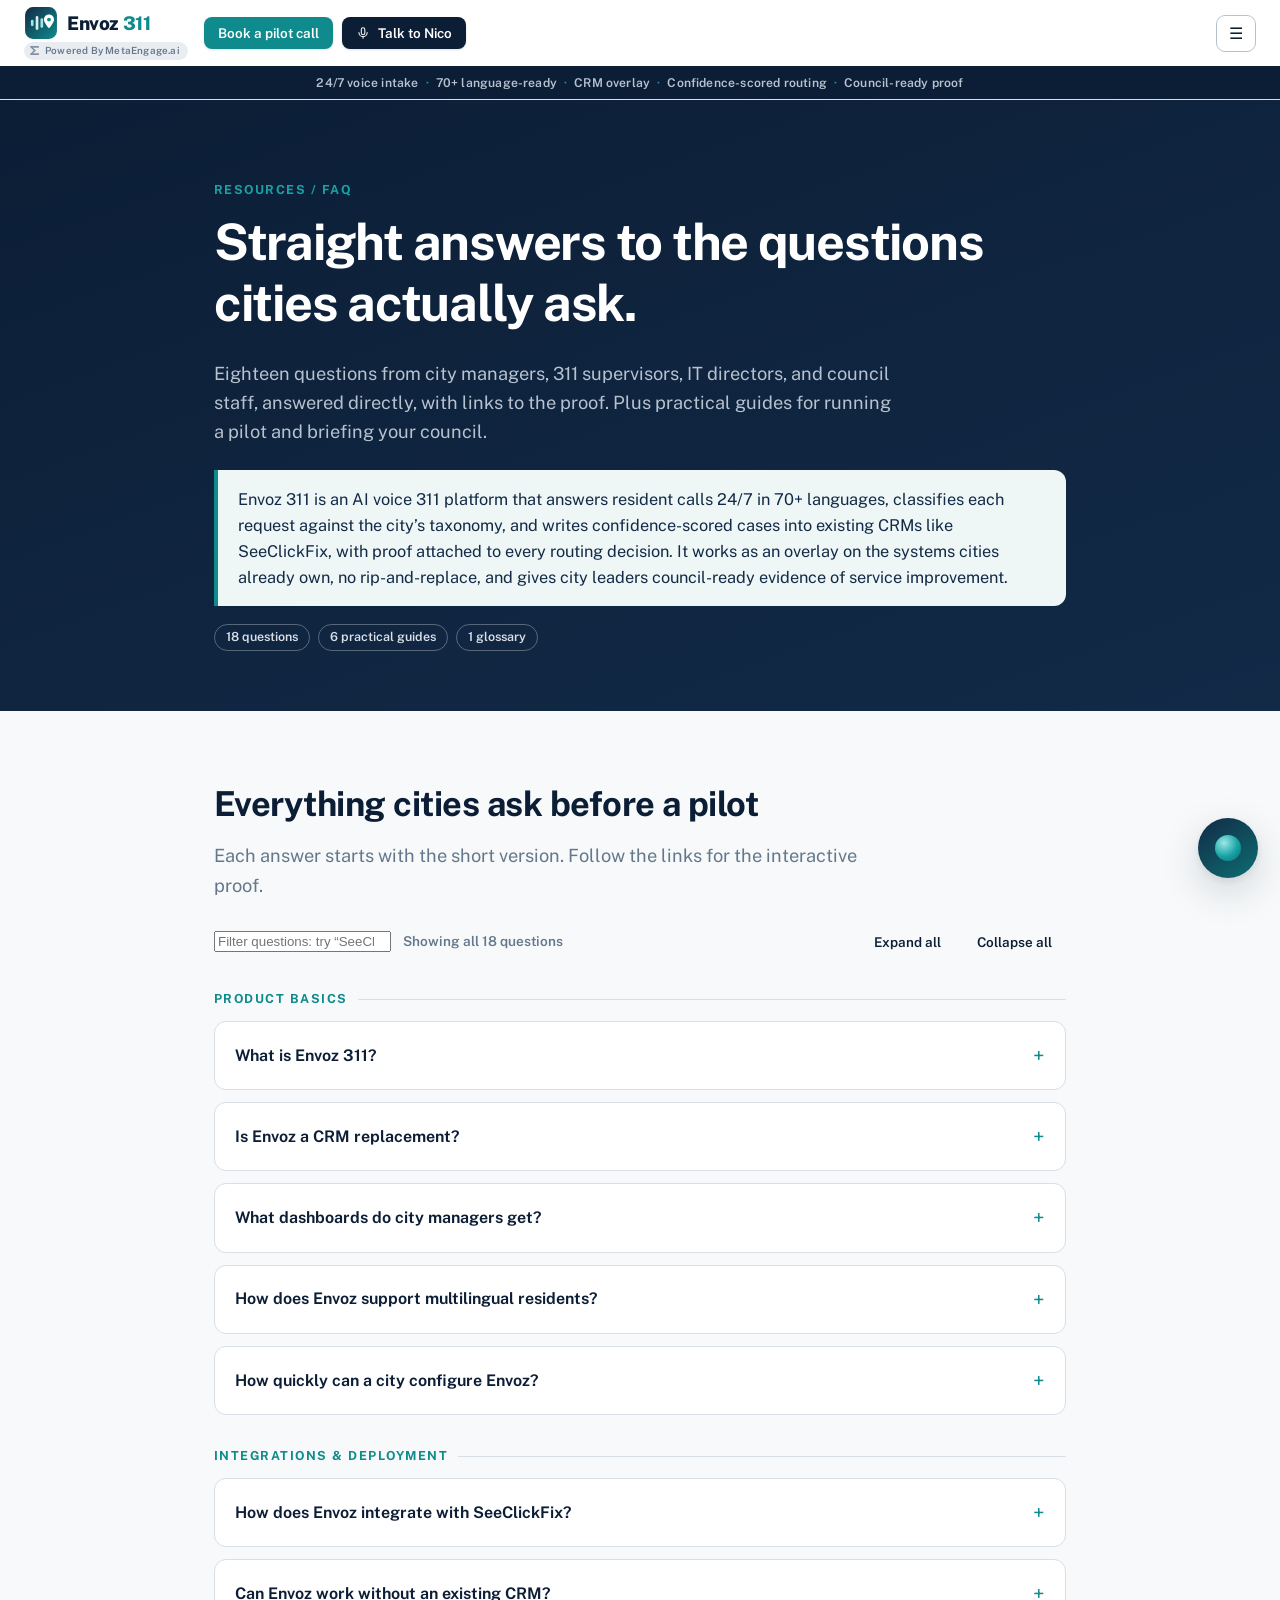
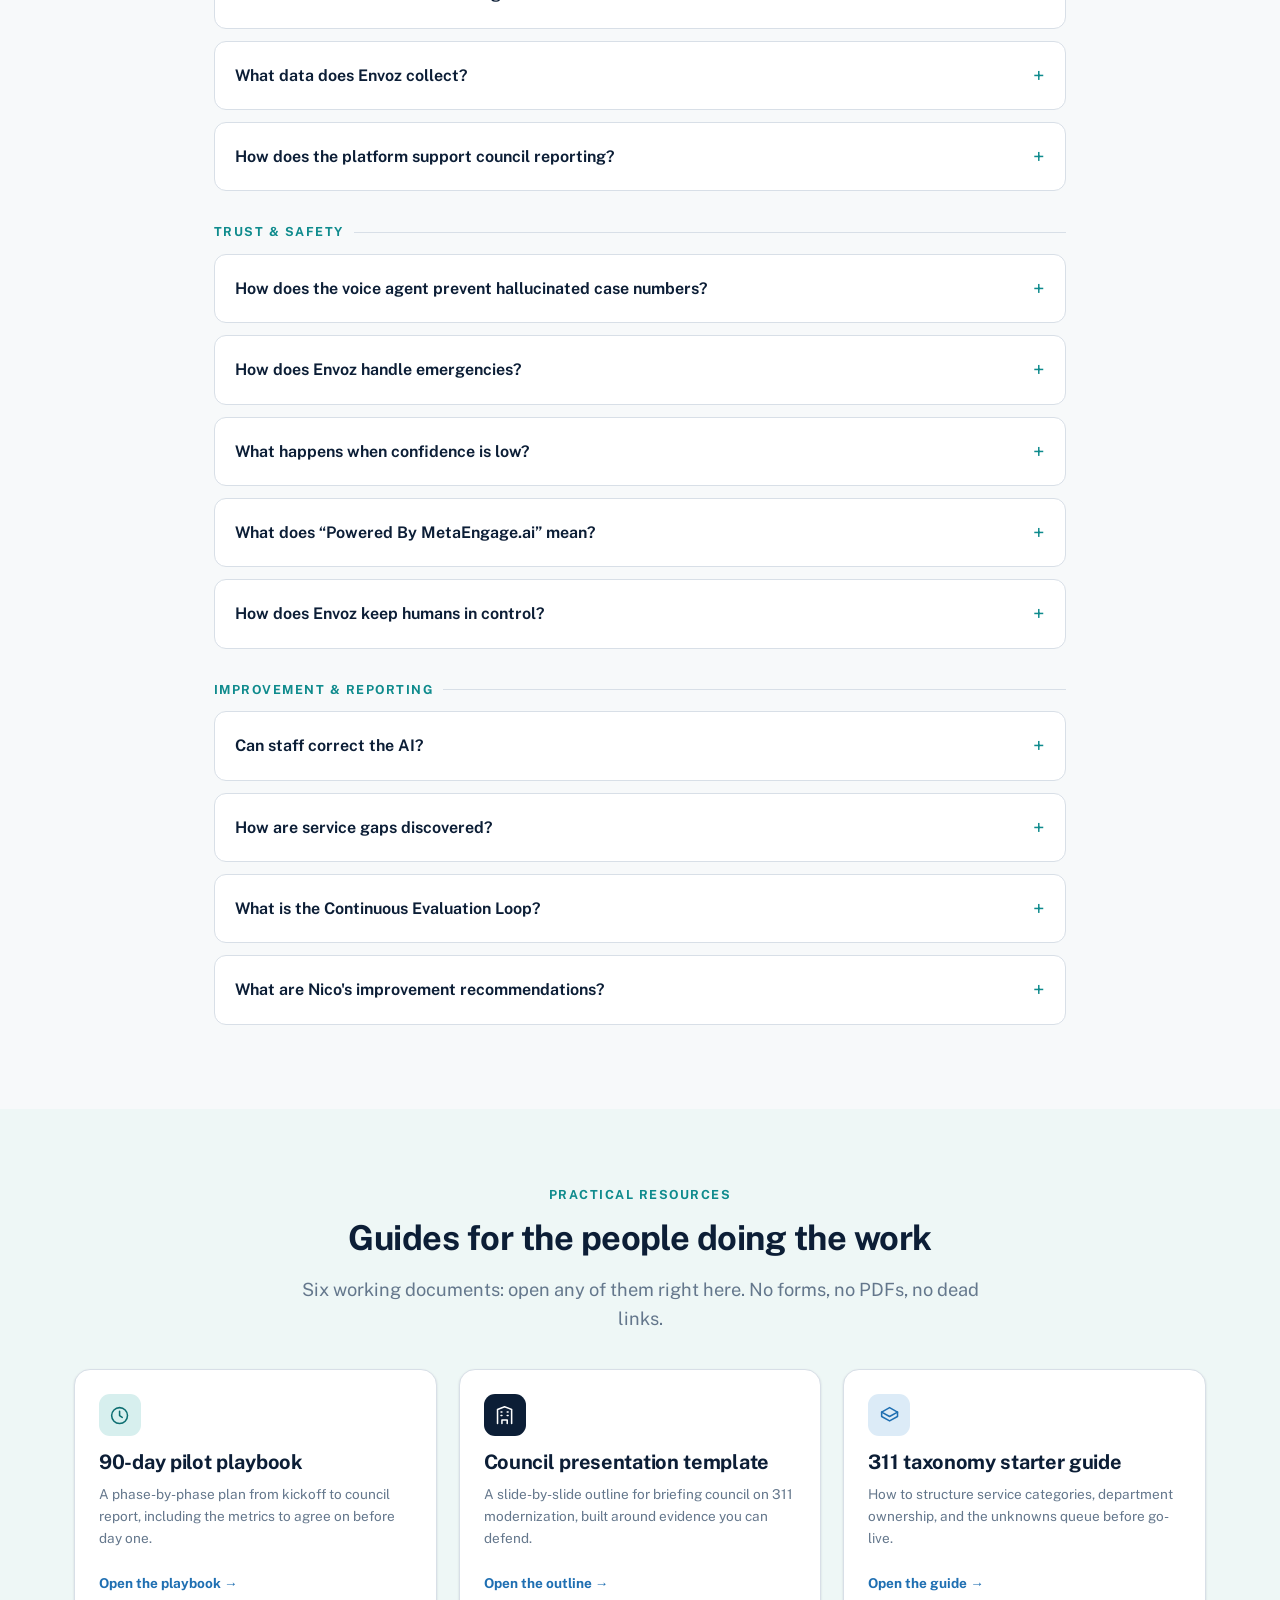
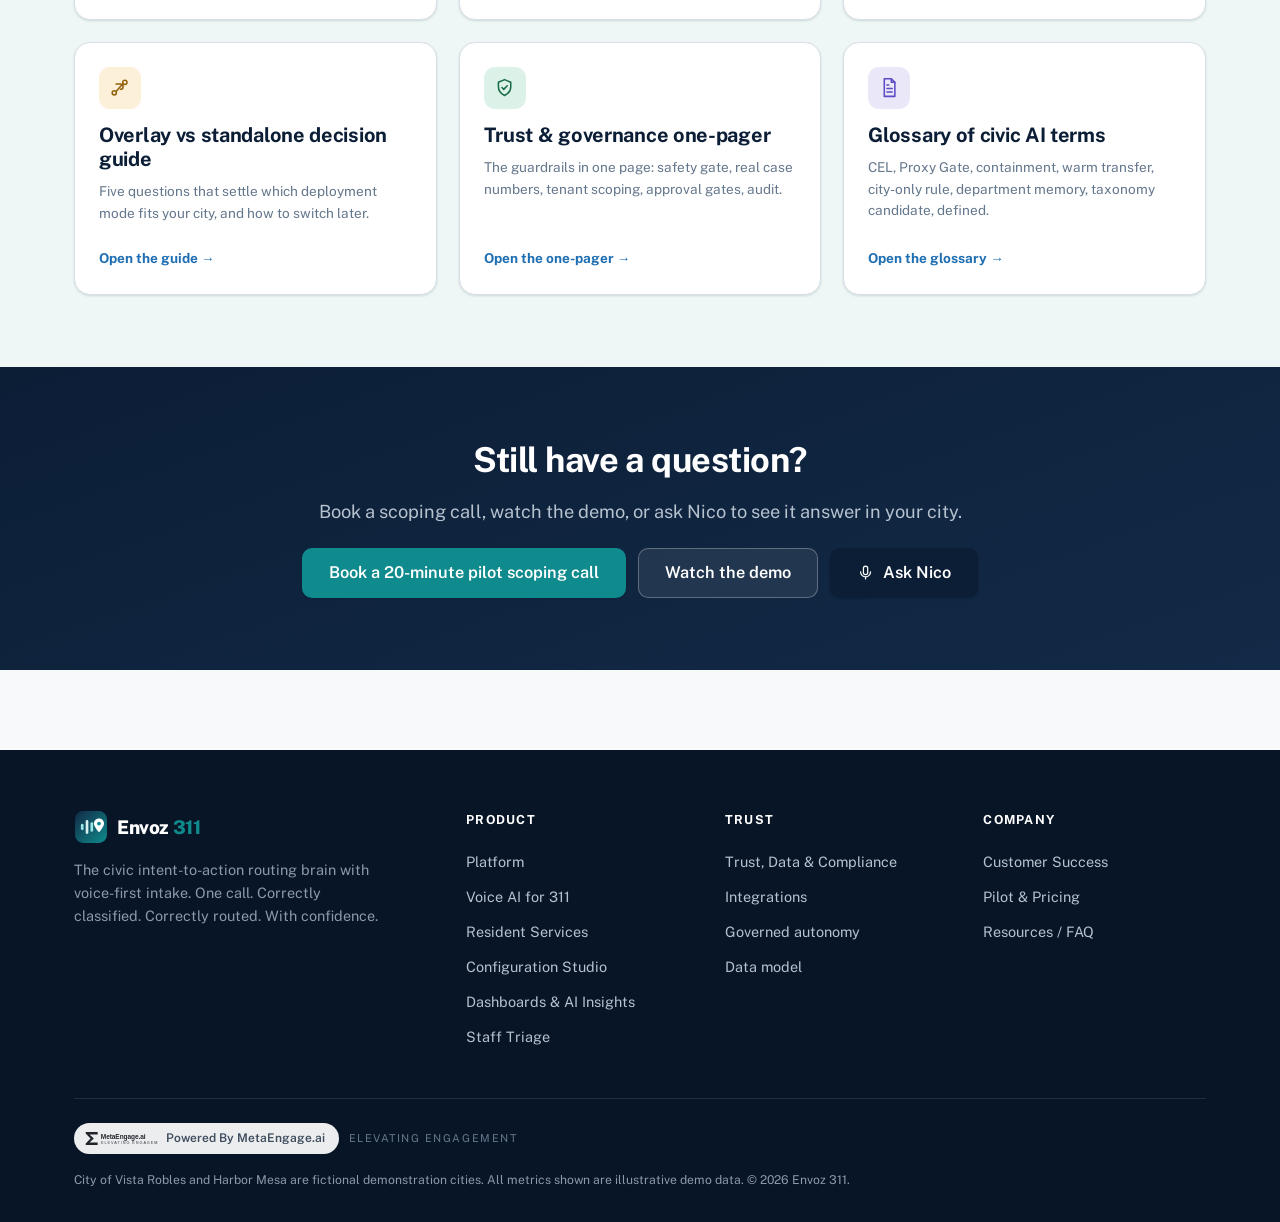
<file: resources.html>
<!DOCTYPE html>
<html lang="en">
<head>
<meta charset="UTF-8">
<meta name="viewport" content="width=device-width, initial-scale=1.0">
<title>Resources &amp; 311 FAQ — AI Voice 311 Questions, Answered | Envoz 311</title>
<meta name="description" content="Straight answers to the 18 questions cities ask about Envoz 311: CRM overlay vs standalone, SeeClickFix integration, hallucination-proof case numbers, multilingual 311 voice, after-hours 311 automation, and governance — plus pilot playbooks, taxonomy guides, and a civic AI glossary.">
<link rel="icon" type="image/svg+xml" href="assets/img/envoz-mark.svg">
<link rel="stylesheet" href="assets/css/main.css">
<script type="application/ld+json">
{
  "@context": "https://schema.org",
  "@type": "FAQPage",
  "mainEntity": [
    {
      "@type": "Question",
      "name": "What is Envoz 311?",
      "acceptedAnswer": { "@type": "Answer", "text": "Envoz 311 is an AI-native 311 platform that answers resident calls 24/7, understands intent in 70+ languages, resolves location against city GIS, and writes correctly classified, confidence-scored cases into the city's existing CRM. It is a voice-to-outcome routing brain rather than a chatbot: every case carries a confidence score, a rationale, and proof that the case number came from the system of record." }
    },
    {
      "@type": "Question",
      "name": "Is Envoz a CRM replacement?",
      "acceptedAnswer": { "@type": "Answer", "text": "No. Envoz is overlay-first, designed to arm the CRM a city already owns rather than replace it. Envoz writes into SeeClickFix today, with Accela and Salesforce via partner API, and is built on an Open311-style contract designed to extend to Tyler, QAlert, Cityworks, and OpenGov EAM. So residents and staff keep the tools they know. A standalone mode exists for cities without a usable CRM, but the default posture is no rip-and-replace." }
    },
    {
      "@type": "Question",
      "name": "How does Envoz integrate with SeeClickFix?",
      "acceptedAnswer": { "@type": "Answer", "text": "Envoz writes cases directly into SeeClickFix through its write API, and SeeClickFix remains the system of record. Envoz answers the call, classifies the request, and geo-tags the location; SeeClickFix then issues the real case number, which the assistant reads back to the resident. Write-backs retry with idempotency, fall back to structured email if the connector is down, and every write is audited." }
    },
    {
      "@type": "Question",
      "name": "Can Envoz work without an existing CRM?",
      "acceptedAnswer": { "@type": "Answer", "text": "Yes — Envoz standalone mode serves cities that do not have a usable CRM today. It provides a lightweight staff triage console, structured-email dispatch to departments, and thin case surfaces with local case numbers. Cities that later adopt a CRM can switch to overlay mode without re-onboarding residents or staff." }
    },
    {
      "@type": "Question",
      "name": "How does the voice agent prevent hallucinated case numbers?",
      "acceptedAnswer": { "@type": "Answer", "text": "Nico can only read back a case number that was actually issued by the system of record — case numbers are never generated by the AI. The platform waits for write-back proof, such as 'Case number issued by SeeClickFix at 9:44 PM', before confirming anything to the resident. If the write fails, Envoz retries with idempotency or falls back to a structured email and tells the resident the truth; it never fabricates case numbers or repair dates." }
    },
    {
      "@type": "Question",
      "name": "How does Envoz handle emergencies?",
      "acceptedAnswer": { "@type": "Answer", "text": "Emergencies are redirected to 911 immediately, and no ordinary 311 case is created. Every call begins with a safety gate, 'Is anyone hurt or in immediate danger?', before any classification happens. Emergency handling is the one path where the platform never attempts to automate an outcome." }
    },
    {
      "@type": "Question",
      "name": "How does Envoz support multilingual residents?",
      "acceptedAnswer": { "@type": "Answer", "text": "Envoz is 70+ language-ready, and every multilingual interaction is confidence-marked so staff can see language quality on the case itself. Residents report in their own language and receive confirmations and status updates in that language. When language confidence is low, the system asks a clarifying question or warm-transfers to a person rather than guessing." }
    },
    {
      "@type": "Question",
      "name": "What dashboards do city managers get?",
      "acceptedAnswer": { "@type": "Answer", "text": "City managers get dashboards covering access, equity, speed, and cost: the numbers councils actually ask about. That includes after-hours coverage, routing accuracy, SLA compliance, containment, cost per interaction, AI-discovered service gaps, the CEL Ledger, and Nico's improvement recommendations queue, plus one-click council-ready proof reports." }
    },
    {
      "@type": "Question",
      "name": "How quickly can a city configure Envoz?",
      "acceptedAnswer": { "@type": "Answer", "text": "Minutes of guided conversation with Nico — the demo city configures in about 12 minutes. A working sandbox tenant is ready in roughly 48 hours, and a production MVP typically lands in about four weeks. The four-week timeline is usually governed by city data cleanup (taxonomy, GIS layers, and schedule data) rather than by the software itself." }
    },
    {
      "@type": "Question",
      "name": "What data does Envoz collect?",
      "acceptedAnswer": { "@type": "Answer", "text": "Envoz collects what a 311 case needs: the request, its location, and optional contact details for status updates, with consent records logged for every interaction. All data is tenant-scoped to a single city and never mixed across tenants, and the city owns its data outright, including transcripts, cases, and learning evidence." }
    },
    {
      "@type": "Question",
      "name": "What happens when confidence is low?",
      "acceptedAnswer": { "@type": "Answer", "text": "Low confidence triggers a warm transfer: Nico hands the caller to a person with the full context attached (transcript, candidate classifications, and resolved location) so residents never repeat themselves. A non-urgent report that still cannot be classified is filed as other_unknown so a case number is always issued, then re-typed from the Unknowns queue rather than routed on a guess. Confidence thresholds are configured per city." }
    },
    {
      "@type": "Question",
      "name": "Can staff correct the AI?",
      "acceptedAnswer": { "@type": "Answer", "text": "Yes — correcting the AI is a first-class action in the staff triage console, and every correction becomes learning evidence. Staff choose the scope of what the system learns from a correction: this case only, a city-only rule, department memory, or global evidence, and no learned change deploys without human approval." }
    },
    {
      "@type": "Question",
      "name": "How are service gaps discovered?",
      "acceptedAnswer": { "@type": "Answer", "text": "Service gaps are discovered from evidence patterns in the Continuous Evaluation Loop: repeated unknown phrases, clusters of staff corrections, duplicate report clusters, SLA disparities between neighborhoods, and language-confidence dips. Each surfaced gap ships with its evidence, a suggested fix, expected impact, and a departmental owner, so staff decide what to act on." }
    },
    {
      "@type": "Question",
      "name": "What is the Continuous Evaluation Loop?",
      "acceptedAnswer": { "@type": "Answer", "text": "The Continuous Evaluation Loop (CEL) is how Envoz pictures continuous improvement: Listen, Understand, Route, Resolve, Measure, Learn, Recommend, Approve, Improve. Treat those stages as an illustration, not a spec'd product process. What actually happens is steady: every 311 interaction becomes evidence, patterns become recommendations, and city staff approve each change before it is sandbox-tested, versioned, audited, and deployed." }
    },
    {
      "@type": "Question",
      "name": "What are Nico's improvement recommendations?",
      "acceptedAnswer": { "@type": "Answer", "text": "Nico's improvement recommendations are drawn from the Continuous Evaluation Loop: every routed case, staff correction, and SLA outcome becomes evidence Nico turns into proposals your staff approve. Nico drafts safe, evidence-linked suggestions such as new routing rules, vocabulary additions, taxonomy candidates, and data-quality fixes, then queues them for staff approval with sample cases and sandbox results attached. It never deploys a change on its own. In the demo, Vista Robles has 6 open recommendations with 3 ready for approval." }
    },
    {
      "@type": "Question",
      "name": "How does the platform support council reporting?",
      "acceptedAnswer": { "@type": "Answer", "text": "Envoz generates council-ready proof reports directly from live evidence: access gains, routing accuracy, equity coverage, SLA compliance, and cost avoided. A city manager can generate a 90-day modernization report in one click, with every metric traceable back to the underlying cases and evidence log." }
    },
    {
      "@type": "Question",
      "name": "What does 'Powered By MetaEngage.ai' mean?",
      "acceptedAnswer": { "@type": "Answer", "text": "It means Envoz 311 runs on MetaEngage.ai's civic AI infrastructure — the orchestration layer, Proxy Gate, audit system, and governed automation behind the product. MetaEngage.ai provides the engine; Envoz 311 is the 311-specific product built on top of it. The mark appears subtly across the platform to show which layer enforces the governance guarantees." }
    },
    {
      "@type": "Question",
      "name": "How does Envoz keep humans in control?",
      "acceptedAnswer": { "@type": "Answer", "text": "Envoz never changes its own behavior without human approval: staff approve every rule, taxonomy change, and deployment, with explicit scopes from single case to city-wide. Confidence and rationale are visible on every routing decision, low confidence means a warm transfer to a person, and every action is audited. The operating principle is simple: Envoz recommends, city staff approve." }
    }
  ]
}
</script>
<script type="application/ld+json">
{
  "@context": "https://schema.org",
  "@type": "BreadcrumbList",
  "itemListElement": [
    { "@type": "ListItem", "position": 1, "name": "Home", "item": "https://envoz311.example.com/index.html" },
    { "@type": "ListItem", "position": 2, "name": "Resources / FAQ", "item": "https://envoz311.example.com/resources.html" }
  ]
}
</script>
<style>
/* page-specific styles only */
.faq-group-title {
  font-size: 0.78rem; font-weight: 700; letter-spacing: 0.12em; text-transform: uppercase;
  color: var(--teal-600); margin: 34px 0 14px; display: flex; align-items: center; gap: 10px;
}
.faq-group-title::after { content: ""; flex: 1; height: 1px; background: var(--line); }
.faq-toolbar {
  display: flex; gap: 12px; align-items: center; flex-wrap: wrap;
  margin: 26px 0 6px;
}
.faq-toolbar input { max-width: 420px; }
#faq-count { font-size: 0.85rem; font-weight: 600; color: var(--muted); white-space: nowrap; }
#faq-empty {
  display: none; text-align: center; padding: 34px 20px;
  border: 1px dashed var(--slate-300); border-radius: var(--r-md);
  color: var(--muted); background: var(--surface);
}
.resource-card {
  appearance: none; font-family: var(--font); font-size: 1rem; line-height: 1.6;
  text-align: left; cursor: pointer; width: 100%; color: var(--body);
  display: flex; flex-direction: column; align-items: flex-start;
}
.resource-card .resource-open {
  margin-top: auto; padding-top: 10px; font-size: 0.85rem; font-weight: 700; color: var(--link);
}
.resource-card:hover .resource-open { text-decoration: underline; }
.glossary-dl dt { font-weight: 700; color: var(--navy-900); margin-top: 14px; }
.glossary-dl dd { margin: 4px 0 0 0; color: var(--body); }
</style>
</head>
<body data-page="resources" data-marketing="true">
<a class="skip-link" href="#main">Skip to content</a>
<div id="site-header"></div>

<main id="main">

  <!-- ================= HERO ================= -->
  <section class="section-dark grid-texture" style="padding:76px 0 60px">
    <div class="container" style="max-width:900px">
      <span class="eyebrow">Resources / FAQ</span>
      <h1>Straight answers to the questions cities actually ask.</h1>
      <p class="lede" style="margin-top:14px">Eighteen questions from city managers, 311 supervisors, IT directors, and council staff, answered directly, with links to the proof. Plus practical guides for running a pilot and briefing your council.</p>
      <div class="answer-block" style="margin-top:24px">Envoz 311 is an AI voice 311 platform that answers resident calls 24/7 in 70+ languages, classifies each request against the city&rsquo;s taxonomy, and writes confidence-scored cases into existing CRMs like SeeClickFix, with proof attached to every routing decision. It works as an overlay on the systems cities already own, no rip-and-replace, and gives city leaders council-ready evidence of service improvement.</div>
      <div class="chip-row" style="margin-top:18px">
        <span class="chip chip-outline on-dark">18 questions</span>
        <span class="chip chip-outline on-dark">6 practical guides</span>
        <span class="chip chip-outline on-dark">1 glossary</span>
      </div>
    </div>
  </section>

  <!-- ================= FAQ ================= -->
  <section class="section" id="faq">
    <div class="container" style="max-width:900px">
      <h2>Everything cities ask before a pilot</h2>
      <p class="lede">Each answer starts with the short version. Follow the links for the interactive proof.</p>

      <div class="faq-toolbar">
        <input type="search" id="faq-search" placeholder="Filter questions: try &ldquo;SeeClickFix&rdquo;, &ldquo;emergency&rdquo;, &ldquo;Spanish&rdquo;&hellip;" aria-label="Filter frequently asked questions by keyword" autocomplete="off">
        <span id="faq-count" aria-live="polite">Showing all 18 questions</span>
        <span class="flex" style="gap:8px;margin-left:auto">
          <button class="btn btn-ghost btn-sm" type="button" id="faq-expand">Expand all</button>
          <button class="btn btn-ghost btn-sm" type="button" id="faq-collapse">Collapse all</button>
        </span>
      </div>

      <div id="faq-list">

        <!-- ---- Product basics ---- -->
        <div class="faq-group" data-group="Product basics">
          <h3 class="faq-group-title">Product basics</h3>

          <details class="faq-item" id="faq-what-is-envoz">
            <summary>What is Envoz 311?</summary>
            <div class="faq-body">
              <p><strong>Envoz 311 is an AI-native 311 platform that answers resident calls 24/7, understands intent in 70+ languages, resolves location against city GIS, and writes correctly classified cases into your existing CRM.</strong> It is a voice-to-outcome routing brain, not a chatbot: every case carries a confidence score, a rationale, and proof that the case number came from the system of record. Residents get answered before the second ring, staff get clean structured cases instead of voicemail chaos, and city leaders get measurable evidence of service improvement. See <a href="platform.html">the Platform page</a> for the full architecture, or <a href="voice-ai.html?demo=pothole">watch the 90-second pothole demo</a>.</p>
            </div>
          </details>

          <details class="faq-item" id="faq-crm-replacement">
            <summary>Is Envoz a CRM replacement?</summary>
            <div class="faq-body">
              <p><strong>No. Envoz is overlay-first, built to arm the CRM you already own rather than replace it.</strong> Envoz writes into SeeClickFix today, with Accela and Salesforce via partner API, and is built on an Open311-style contract designed to extend to Tyler, QAlert, Cityworks, and OpenGov EAM. Residents and staff keep the tools and workflows they already know, and your system of record stays the system of record. A standalone mode exists for cities without a usable CRM, but the default posture is no rip-and-replace. Explore the <a href="integrations.html">integration matrix</a>.</p>
            </div>
          </details>

          <details class="faq-item" id="faq-dashboards">
            <summary>What dashboards do city managers get?</summary>
            <div class="faq-body">
              <p><strong>City managers get dashboards covering access, equity, speed, and cost: the four numbers councils actually ask about.</strong> That includes after-hours coverage, routing accuracy, SLA compliance, containment, and cost per interaction, alongside AI-discovered service gaps ranked by expected impact. The same console holds the CEL Ledger and Nico's improvement recommendations queue, so improvement work is visible in the same place as performance. One click generates a council-ready proof report from live evidence. <a href="dashboards.html">Open the City Manager Success Dashboard</a> to explore it with demo data.</p>
            </div>
          </details>

          <details class="faq-item" id="faq-multilingual">
            <summary>How does Envoz support multilingual residents?</summary>
            <div class="faq-body">
              <p><strong>Envoz is 70+ language-ready, and every multilingual interaction is confidence-marked so staff can see language quality on the case itself.</strong> Residents report in their own language and get confirmations and SMS status updates in that language. In the demo, a Spanish streetlight report near a school zone becomes case VR-4330 with a visible 94% language-confidence mark. When language confidence dips, Nico asks a clarifying question or warm-transfers to a person instead of guessing at an address. See <a href="resident-services.html">Resident Services</a> for the full multilingual journey.</p>
            </div>
          </details>

          <details class="faq-item" id="faq-config-speed">
            <summary>How quickly can a city configure Envoz?</summary>
            <div class="faq-body">
              <p><strong>Minutes of guided conversation with Nico — the demo city configures in about 12 minutes.</strong> A working sandbox tenant is ready in roughly 48 hours, and a production MVP typically lands in about four weeks. Configuration is conversational: departments, taxonomy, GIS layers, and schedules are set up by talking to Nico rather than filling out spreadsheets. The four-week production timeline is usually governed by city data cleanup (neighborhood names, schedule data, asset layers) rather than by the software. <a href="configuration-studio.html?flow=harbor-mesa">Watch Harbor Mesa get onboarded</a> in the Configuration Studio.</p>
            </div>
          </details>
        </div>

        <!-- ---- Integrations & deployment ---- -->
        <div class="faq-group" data-group="Integrations &amp; deployment">
          <h3 class="faq-group-title">Integrations &amp; deployment</h3>

          <details class="faq-item" id="faq-seeclickfix">
            <summary>How does Envoz integrate with SeeClickFix?</summary>
            <div class="faq-body">
              <p><strong>Envoz writes cases directly into SeeClickFix through its write API, and SeeClickFix remains the system of record.</strong> Envoz answers the call, classifies the request against your taxonomy, and resolves the location; SeeClickFix then issues the real case number, which Nico reads back to the resident. Write-backs retry with idempotency, fall back to structured email if the connector is degraded, and every write is audited. Residents and staff keep the SeeClickFix tools they know, and Envoz closes the voice-channel loop on top. See the <a href="integrations.html">Integrations page</a> for the full connector matrix.</p>
            </div>
          </details>

          <details class="faq-item" id="faq-no-crm">
            <summary>Can Envoz work without an existing CRM?</summary>
            <div class="faq-body">
              <p><strong>Yes. Envoz standalone mode is built for cities that don&rsquo;t have a usable CRM today.</strong> It provides a lightweight <a href="staff-triage.html">staff triage console</a>, structured-email dispatch to departments, and thin case surfaces with local VR case numbers, so residents still get a real trackable case. Cities that later adopt a CRM can switch to overlay mode without re-onboarding residents or retraining staff. The <a href="platform.html">Platform page</a> explains when to choose each mode, and the decision guide below walks through the criteria.</p>
            </div>
          </details>

          <details class="faq-item" id="faq-data-collected">
            <summary>What data does Envoz collect?</summary>
            <div class="faq-body">
              <p><strong>Envoz collects what a 311 case needs: the request, its location, and optional contact details for status updates, with consent records logged for every interaction.</strong> All data is tenant-scoped to a single city and never mixed across tenants, and the city owns its data outright: transcripts, cases, and learning evidence included. Learned improvements stay scoped to your city unless you explicitly approve sharing them as global evidence. The <a href="trust.html#data-model">data model section of the Trust page</a> covers retention, consent, and export in detail.</p>
            </div>
          </details>

          <details class="faq-item" id="faq-council-reporting">
            <summary>How does the platform support council reporting?</summary>
            <div class="faq-body">
              <p><strong>Envoz generates council-ready proof reports directly from live evidence: access gains, routing accuracy, equity coverage, SLA compliance, and cost avoided.</strong> A city manager can produce a 90-day modernization report in one click, with every headline metric traceable back to the underlying cases and the evidence log. In the demo world, Vista Robles shows 93.4% SLA compliance and 327 after-hours calls captured, all marked as illustrative demo data. <a href="dashboards.html?tab=council&amp;generate=1">Generate the council report</a> yourself, or see how a city manager presents it on <a href="customer-success.html">Customer Success</a>.</p>
            </div>
          </details>
        </div>

        <!-- ---- Trust & safety ---- -->
        <div class="faq-group" data-group="Trust &amp; safety">
          <h3 class="faq-group-title">Trust &amp; safety</h3>

          <details class="faq-item" id="faq-hallucination">
            <summary>How does the voice agent prevent hallucinated case numbers?</summary>
            <div class="faq-body">
              <p><strong>Nico can only read back a case number that was actually issued by the system of record: case numbers are never generated by the AI.</strong> The platform waits for write-back proof, like &ldquo;Case number issued by SeeClickFix at 9:44 PM&rdquo;, before confirming anything to the resident, and that proof strip is visible on every case. If the write fails, Envoz retries with idempotency or falls back to a structured email, and tells the resident the truth about what happened. The same rule applies to repair dates: if Envoz doesn&rsquo;t know, it says so. The <a href="trust.html">Trust page</a> documents every guardrail.</p>
            </div>
          </details>

          <details class="faq-item" id="faq-emergencies">
            <summary>How does Envoz handle emergencies?</summary>
            <div class="faq-body">
              <p><strong>Emergencies are redirected to 911 immediately, and no ordinary 311 case is created.</strong> Every call starts with a safety gate, &ldquo;Is anyone hurt or in immediate danger?&rdquo;, before any classification or routing happens. Emergency handling is the one path where the platform never attempts to automate an outcome; it gets the caller to emergency services and steps out of the way. You can see the safety gate fire first in <a href="voice-ai.html">every voice journey</a>.</p>
            </div>
          </details>

          <details class="faq-item" id="faq-low-confidence">
            <summary>What happens when confidence is low?</summary>
            <div class="faq-body">
              <p><strong>Low confidence triggers a warm transfer: Nico hands the caller to a person with full context attached (transcript, candidate classifications, and resolved location) so residents never repeat themselves.</strong> A non-urgent report that still can't be classified is filed as other_unknown so a case number is always issued, then re-typed from the Unknowns queue rather than routed on a guess. In the demo, a beehive in a bus shelter (41% confidence) is filed as other_unknown, issued case VR-4320, and awaits human re-type with three candidate departments attached. Confidence thresholds are configured per city, and every below-threshold event becomes learning evidence. See it handled in <a href="staff-triage.html">Staff Triage</a>.</p>
            </div>
          </details>

          <details class="faq-item" id="faq-metaengage">
            <summary>What does &ldquo;Powered By MetaEngage.ai&rdquo; mean?</summary>
            <div class="faq-body">
              <p><strong>It means Envoz 311 runs on MetaEngage.ai&rsquo;s civic AI infrastructure: the orchestration layer, Proxy Gate, audit system, and governed automation behind the product.</strong> MetaEngage.ai provides the engine; Envoz 311 is the 311-specific product built on top of it. The Proxy Gate is the control point where every AI action against a city system of record is checked and logged, which is how guarantees like &ldquo;case numbers only from the CRM&rdquo; are enforced in infrastructure rather than by policy alone. You&rsquo;ll see the mark as a subtle watermark across the platform. Read how the layers fit together on the <a href="trust.html">Trust page</a>.</p>
            </div>
          </details>

          <details class="faq-item" id="faq-humans-in-control">
            <summary>How does Envoz keep humans in control?</summary>
            <div class="faq-body">
              <p><strong>Envoz never changes its own behavior without human approval: staff approve every rule, taxonomy change, and deployment, with explicit scopes from a single case up to a city-wide rule.</strong> Confidence and rationale are visible on every routing decision, low confidence means a warm transfer to a person, and every action is written to the audit trail. Approved changes are sandbox-tested against historical cases and versioned before they touch production. The operating principle across the platform: Envoz recommends, city staff approve. See <a href="trust.html#governed-autonomy">governed autonomy</a> on the Trust page.</p>
            </div>
          </details>
        </div>

        <!-- ---- Improvement & reporting ---- -->
        <div class="faq-group" data-group="Improvement &amp; reporting">
          <h3 class="faq-group-title">Improvement &amp; reporting</h3>

          <details class="faq-item" id="faq-staff-correct">
            <summary>Can staff correct the AI?</summary>
            <div class="faq-body">
              <p><strong>Yes. Correcting the AI is a first-class action in the staff triage console, and every correction becomes learning evidence.</strong> Staff choose the scope of what the system learns from each correction: this case only, a city-only rule, department memory, or global evidence, and nothing learned deploys without approval. In the demo, 19 water-pooling cases corrected from Streets to Utilities became a proposed storm-drain proximity rule that staff can sandbox-test before approving. Try the correction flow in <a href="staff-triage.html">Staff Triage</a>.</p>
            </div>
          </details>

          <details class="faq-item" id="faq-service-gaps">
            <summary>How are service gaps discovered?</summary>
            <div class="faq-body">
              <p><strong>Service gaps are discovered from evidence patterns in the Continuous Evaluation Loop: repeated unknown phrases, clusters of staff corrections, duplicate report clusters, SLA disparities between neighborhoods, and language-confidence dips.</strong> In the demo, 14 &ldquo;storm grate burbling&rdquo; reports that fell below routing threshold surfaced a missing taxonomy category, and Spanish calls near school zones revealed an address-confidence gap. Each surfaced gap ships with its evidence, a suggested fix, expected impact, and a departmental owner, so staff decide what to act on. <a href="dashboards.html?tab=gaps">See the AI-discovered gaps</a> for Vista Robles.</p>
            </div>
          </details>

          <details class="faq-item" id="faq-improvement-loop">
            <summary>What is the Continuous Evaluation Loop?</summary>
            <div class="faq-body">
              <p><strong>The Continuous Evaluation Loop (CEL) is how Envoz pictures continuous improvement: Listen, Understand, Route, Resolve, Measure, Learn, Recommend, Approve, Improve.</strong> Treat those stages as an illustration, not a spec'd product process. What actually happens is steady: every 311 interaction becomes evidence, patterns become recommendations, and city staff approve each change before it is sandbox-tested, versioned, audited, and deployed. It is why an Envoz 311 program gets measurably better over time instead of just launching once.</p>
              <button class="btn btn-secondary btn-sm" type="button" onclick="Envoz.openLoopModal()">View the loop ↻</button>
            </div>
          </details>

          <details class="faq-item" id="faq-nico-success-agent">
            <summary>What are Nico's improvement recommendations?</summary>
            <div class="faq-body">
              <p><strong>Nico's improvement recommendations are drawn from the Continuous Evaluation Loop (CEL): every routed case, staff correction, and SLA outcome becomes evidence Nico turns into proposals your staff approve.</strong> Nico drafts safe, evidence-linked suggestions like new routing rules, vocabulary additions, taxonomy candidates, and data-quality fixes, then queues them for staff approval with sample cases and sandbox results attached. Nothing deploys on its own. In the demo, Vista Robles has 6 open recommendations with 3 ready for approval. <a href="dashboards.html?tab=agent">Open the recommendation queue</a>.</p>
            </div>
          </details>
        </div>

      </div>

      <div id="faq-empty">
        <p style="margin-bottom:10px"><strong>No questions match that keyword.</strong></p>
        <p class="small" style="margin-bottom:14px">Try &ldquo;overlay&rdquo;, &ldquo;confidence&rdquo;, or &ldquo;council&rdquo;, or ask Nico directly.</p>
        <button class="btn btn-secondary btn-sm" type="button" id="faq-clear">Clear filter</button>
      </div>
    </div>
  </section>

  <!-- ================= RESOURCES GRID ================= -->
  <section class="section section-aqua" id="guides">
    <div class="container">
      <div class="center reveal">
        <span class="eyebrow">Practical resources</span>
        <h2>Guides for the people doing the work</h2>
        <p class="lede">Six working documents: open any of them right here. No forms, no PDFs, no dead links.</p>
      </div>
      <div class="grid grid-3" style="margin-top:36px">
        <button class="card card-hover resource-card reveal" type="button" data-resource="pilot-playbook">
          <span class="icon-tile" data-icon="clock"></span>
          <h3>90-day pilot playbook</h3>
          <p class="small" style="color:var(--muted)">A phase-by-phase plan from kickoff to council report, including the metrics to agree on before day one.</p>
          <span class="resource-open">Open the playbook →</span>
        </button>
        <button class="card card-hover resource-card reveal" type="button" data-resource="council-template">
          <span class="icon-tile navy" data-icon="building"></span>
          <h3>Council presentation template</h3>
          <p class="small" style="color:var(--muted)">A slide-by-slide outline for briefing council on 311 modernization, built around evidence you can defend.</p>
          <span class="resource-open">Open the outline →</span>
        </button>
        <button class="card card-hover resource-card reveal" type="button" data-resource="taxonomy-guide">
          <span class="icon-tile ocean" data-icon="layers"></span>
          <h3>311 taxonomy starter guide</h3>
          <p class="small" style="color:var(--muted)">How to structure service categories, department ownership, and the unknowns queue before go-live.</p>
          <span class="resource-open">Open the guide →</span>
        </button>
        <button class="card card-hover resource-card reveal" type="button" data-resource="overlay-guide">
          <span class="icon-tile amber" data-icon="route"></span>
          <h3>Overlay vs standalone decision guide</h3>
          <p class="small" style="color:var(--muted)">Five questions that settle which deployment mode fits your city, and how to switch later.</p>
          <span class="resource-open">Open the guide →</span>
        </button>
        <button class="card card-hover resource-card reveal" type="button" data-resource="trust-onepager">
          <span class="icon-tile green" data-icon="shield"></span>
          <h3>Trust &amp; governance one-pager</h3>
          <p class="small" style="color:var(--muted)">The guardrails in one page: safety gate, real case numbers, tenant scoping, approval gates, audit.</p>
          <span class="resource-open">Open the one-pager →</span>
        </button>
        <button class="card card-hover resource-card reveal" type="button" data-resource="glossary">
          <span class="icon-tile purple" data-icon="doc"></span>
          <h3>Glossary of civic AI terms</h3>
          <p class="small" style="color:var(--muted)">CEL, Proxy Gate, containment, warm transfer, city-only rule, department memory, taxonomy candidate, defined.</p>
          <span class="resource-open">Open the glossary →</span>
        </button>
      </div>
    </div>
  </section>

  <!-- ================= CLOSING CTA ================= -->
  <section class="section section-dark grid-texture">
    <div class="container center reveal">
      <h2>Still have a question?</h2>
      <p class="lede" style="margin:0 auto 22px">Book a scoping call, watch the demo, or ask Nico to see it answer in your city.</p>
      <div class="flex flex-wrap" style="justify-content:center;gap:12px">
        <button class="btn btn-primary btn-lg" type="button" data-pilot-open data-tier="Mid-size city pilot">Book a 20-minute pilot scoping call</button>
        <a class="btn btn-secondary btn-lg" href="voice-ai.html?demo=pothole">Watch the demo</a>
        <button class="btn btn-navy btn-lg" type="button" data-nico-open><span data-icon="mic"></span> Ask Nico</button>
      </div>
    </div>
  </section>

</main>

<div id="site-footer"></div>
<script src="assets/js/data.js"></script>
<script src="assets/js/shared.js"></script>
<script src="assets/js/pages/resources.js"></script>
</body>
</html>
</file>
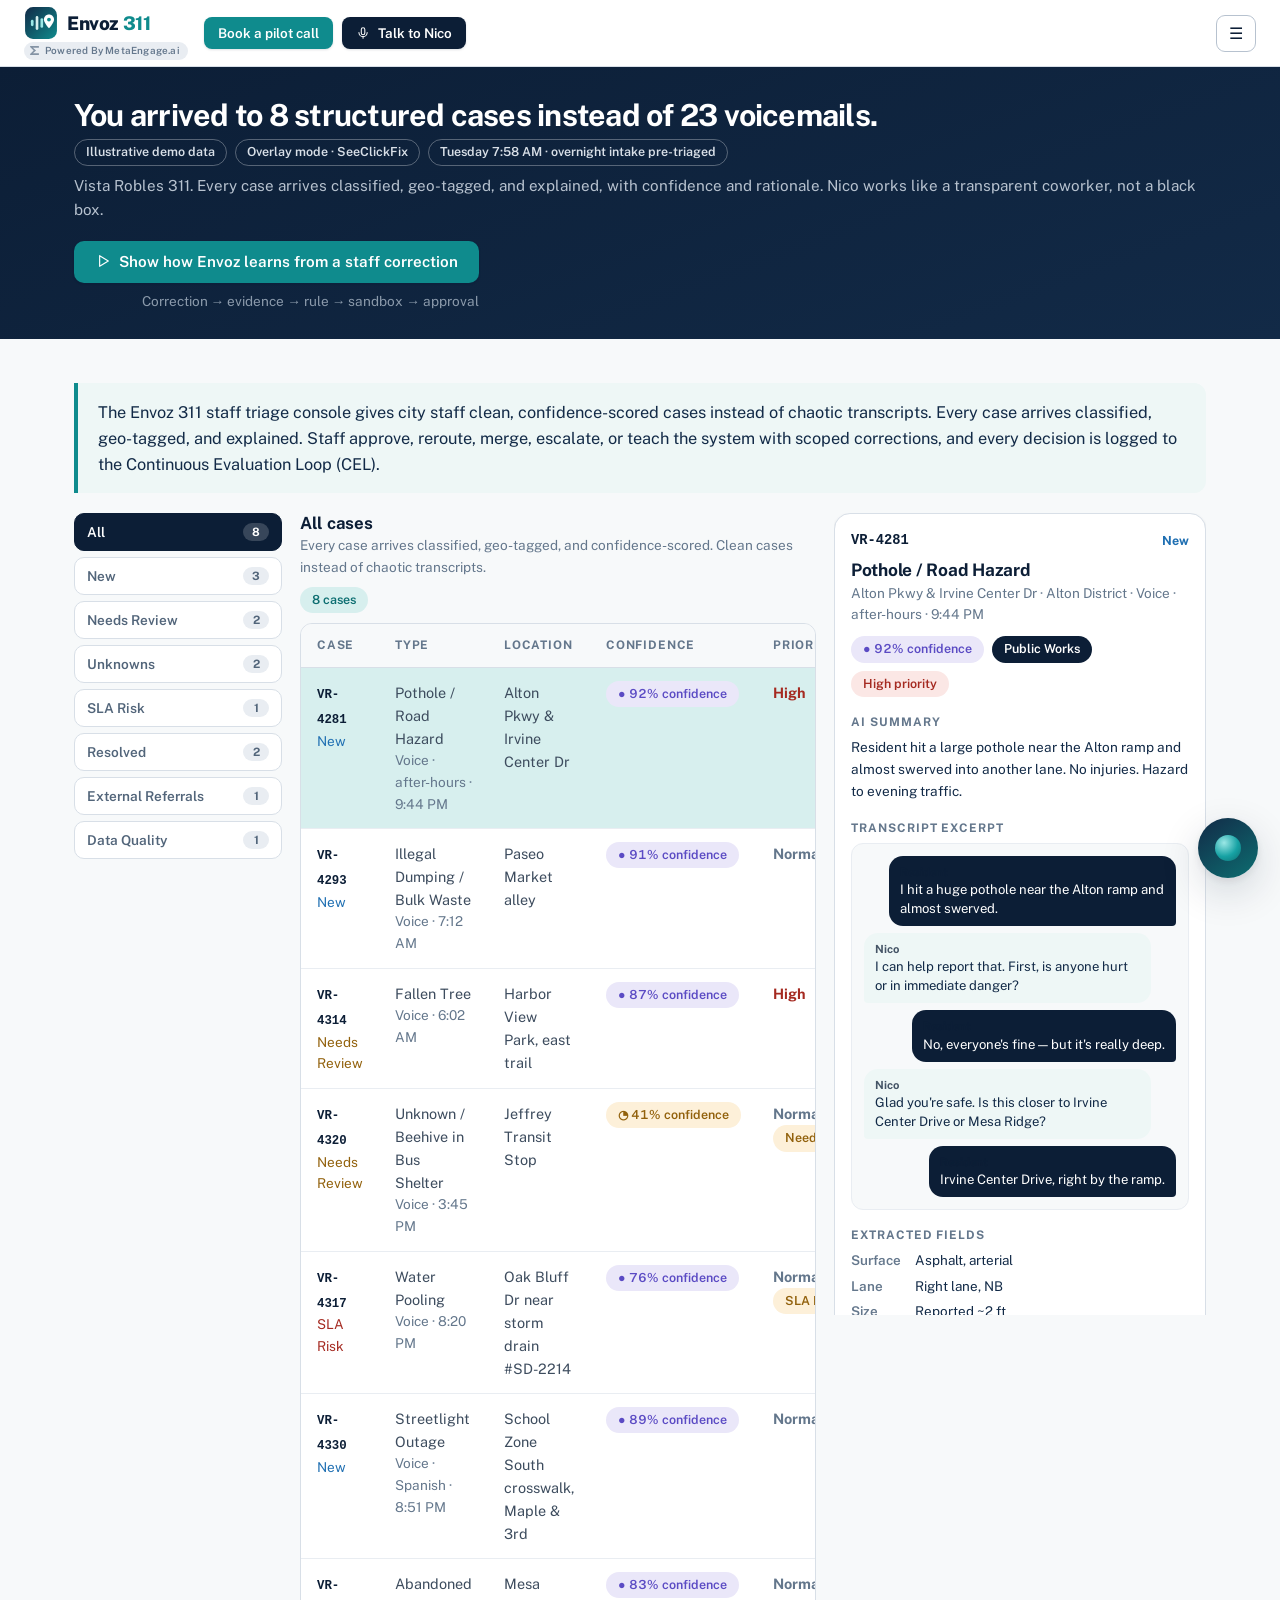
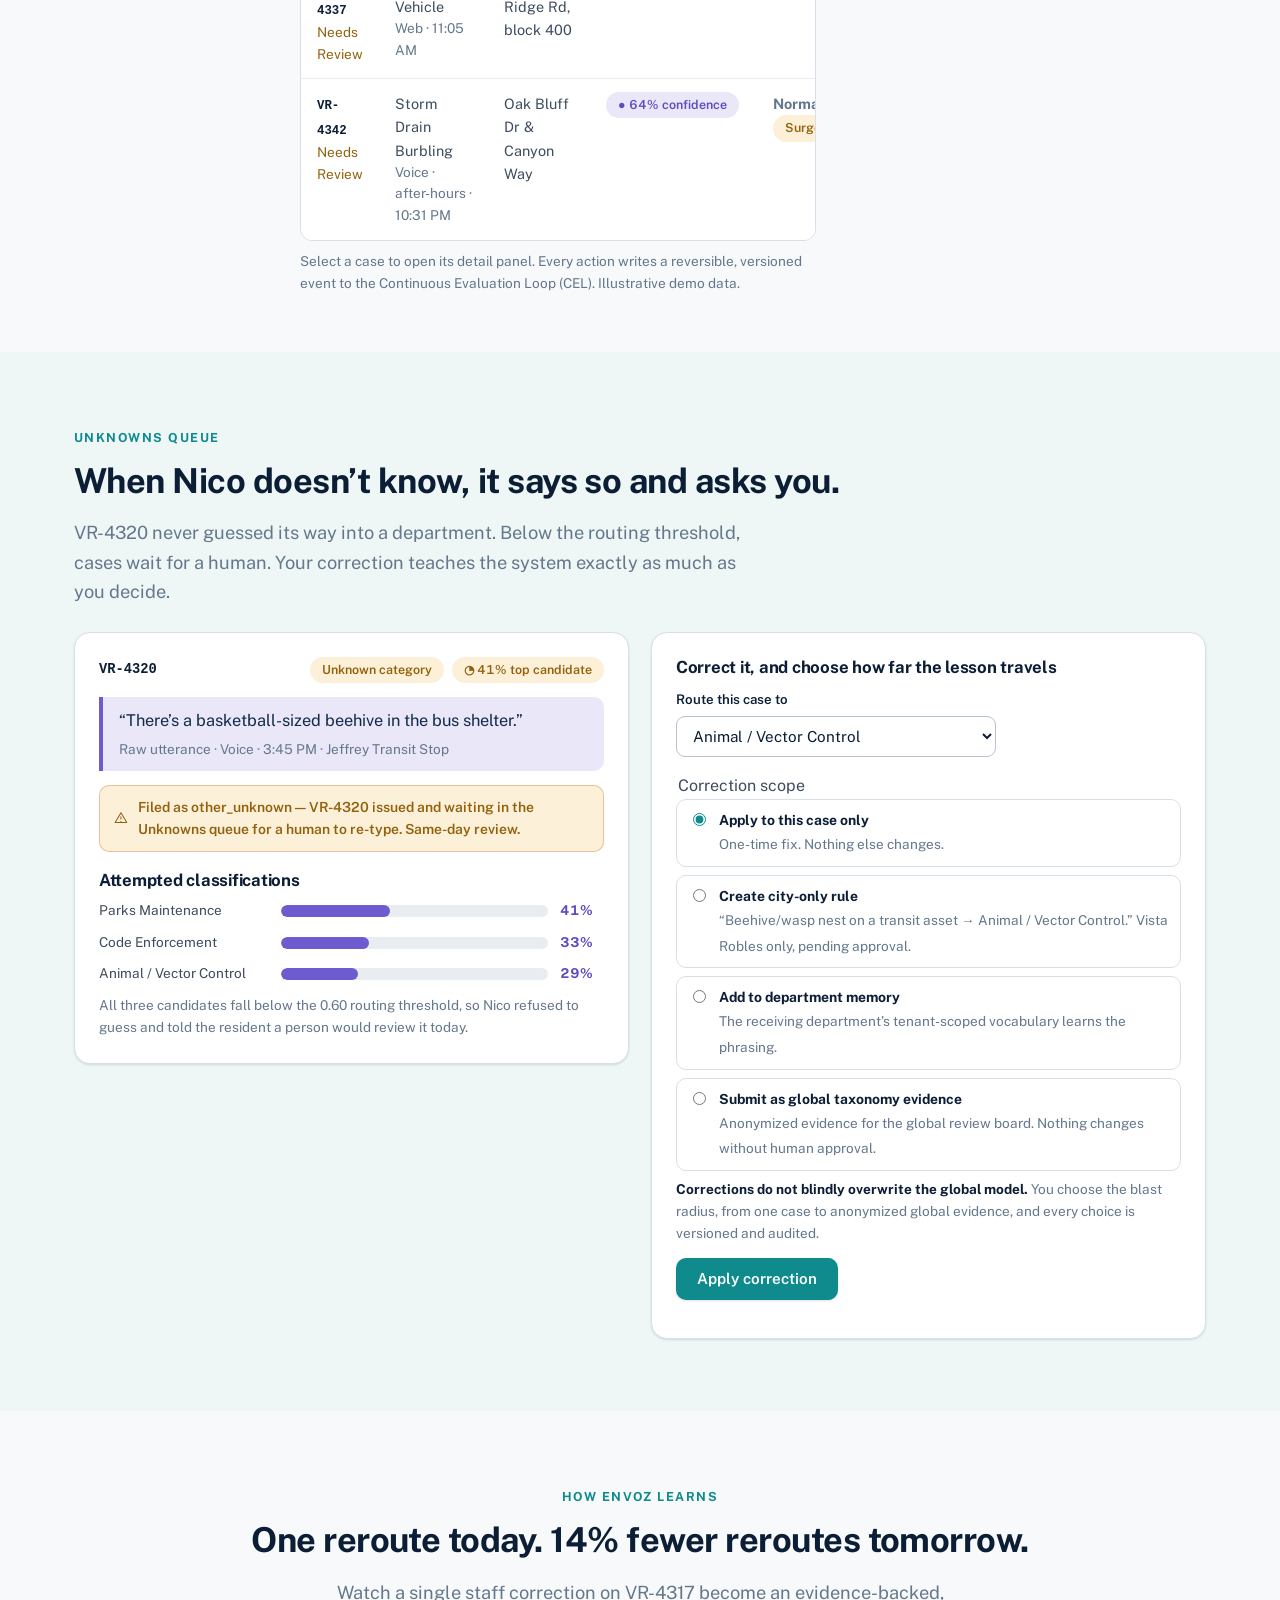
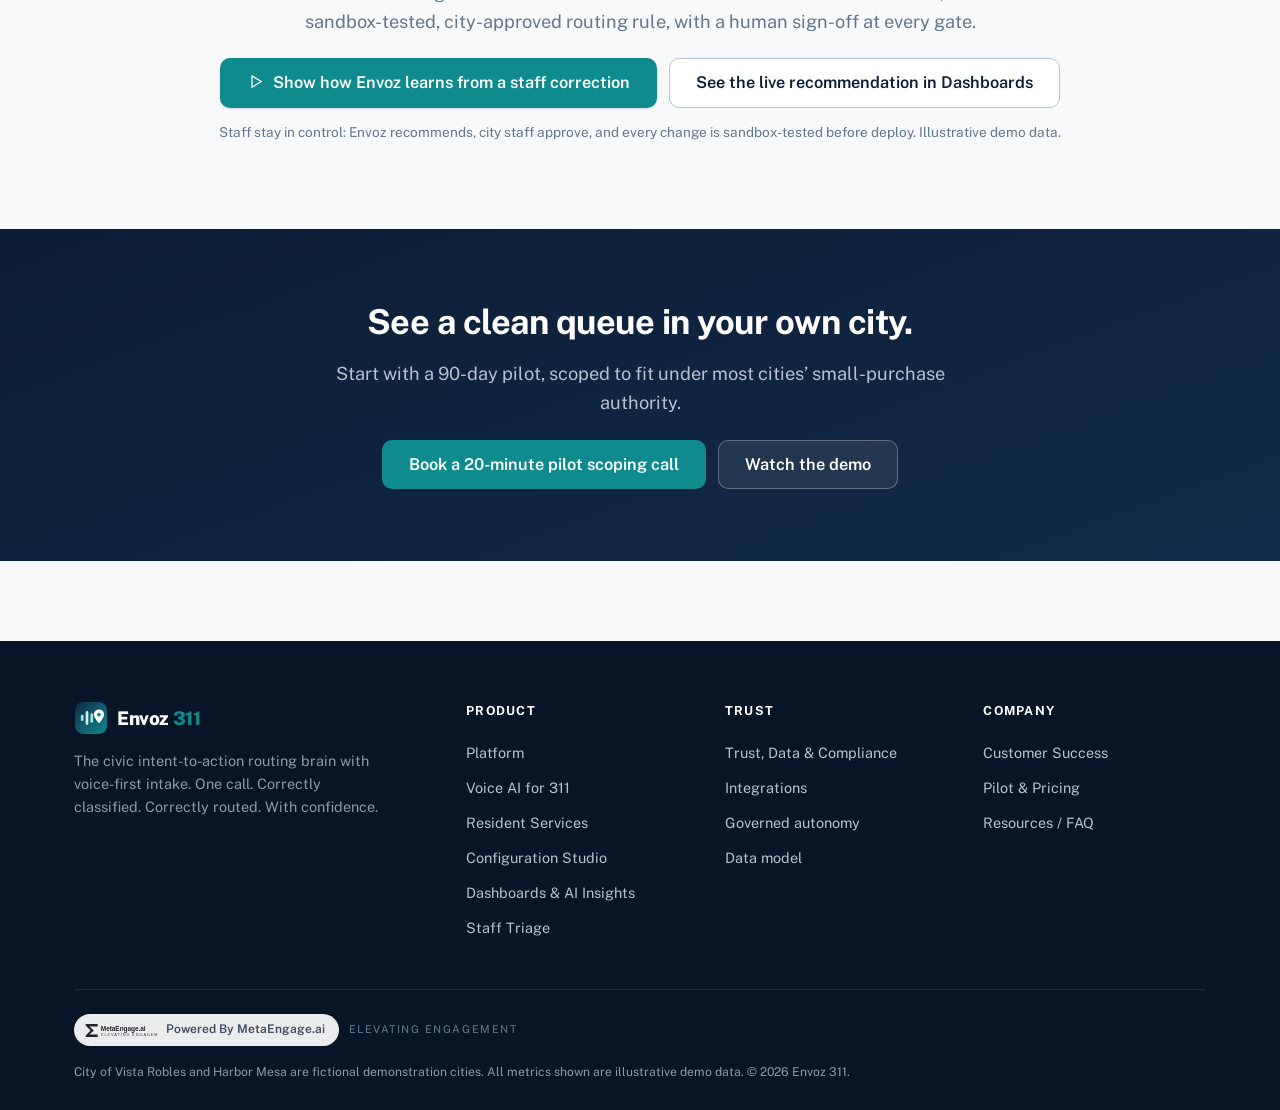
<file: staff-triage.html>
<!DOCTYPE html>
<html lang="en">
<head>
<meta charset="UTF-8">
<meta name="viewport" content="width=device-width, initial-scale=1.0">
<title>Staff Triage Console — Clean, Confidence-Scored 311 Cases | Envoz 311</title>
<meta name="description" content="The Envoz 311 staff triage console: city staff receive clean, confidence-scored cases with rationale and proof. Approve, reroute, merge, escalate, or teach the AI with scoped corrections. Every decision audited in the Continuous Evaluation Loop (CEL).">
<link rel="icon" type="image/svg+xml" href="assets/img/envoz-mark.svg">
<link rel="stylesheet" href="assets/css/main.css">
<script type="application/ld+json">
{
  "@context": "https://schema.org",
  "@type": "BreadcrumbList",
  "itemListElement": [
    { "@type": "ListItem", "position": 1, "name": "Home", "item": "https://envoz311.example.com/index.html" },
    { "@type": "ListItem", "position": 2, "name": "Staff Triage", "item": "https://envoz311.example.com/staff-triage.html" }
  ]
}
</script>
<style>
/* ---- Staff Triage page-specific styles ---- */
.triage-band { padding: 30px 0 26px; }
.triage-band h1 { font-size: clamp(1.45rem, 2.6vw, 1.9rem); margin-bottom: 6px; }
.triage-band .band-line { color: var(--slate-300); font-size: 0.95rem; margin: 8px 0 0; }

.console { display: grid; grid-template-columns: 212px minmax(0, 1fr); gap: 18px; align-items: start; }
#detail-col { display: none; }
@media (min-width: 1101px) {
  .console { grid-template-columns: 208px minmax(0, 1fr) 372px; }
  #detail-col {
    display: block; position: sticky; top: calc(var(--header-h) + 16px);
    max-height: calc(100vh - var(--header-h) - 32px); overflow-y: auto;
  }
}
@media (max-width: 760px) { .console { grid-template-columns: 1fr; } }

.queue-rail { display: flex; flex-direction: column; gap: 6px; }
.rail-btn {
  appearance: none; font-family: var(--font); display: flex; justify-content: space-between;
  align-items: center; gap: 10px; width: 100%; text-align: left;
  font-size: 0.85rem; font-weight: 600; color: var(--slate-600);
  background: var(--surface); border: 1px solid var(--line); border-radius: 10px;
  padding: 9px 12px; cursor: pointer; transition: all 0.15s;
}
.rail-btn:hover { border-color: var(--teal-600); color: var(--teal-700); }
.rail-btn[aria-pressed="true"] { background: var(--navy-900); border-color: var(--navy-900); color: #fff; }
.rail-btn .count {
  font-size: 0.72rem; font-weight: 700; background: var(--slate-100); color: var(--slate-600);
  border-radius: 999px; padding: 2px 8px; min-width: 26px; text-align: center;
}
.rail-btn[aria-pressed="true"] .count { background: rgba(255, 255, 255, 0.18); color: #fff; }
@media (max-width: 760px) {
  .queue-rail { flex-direction: row; flex-wrap: wrap; }
  .rail-btn { width: auto; }
}

.case-detail h4 {
  margin: 18px 0 8px; font-size: 0.74rem; text-transform: uppercase;
  letter-spacing: 0.08em; color: var(--muted);
}
.case-transcript {
  display: flex; flex-direction: column; gap: 7px;
  background: var(--offwhite); border: 1px solid var(--line-soft);
  border-radius: 12px; padding: 12px;
}
.case-transcript .nico-bubble { font-size: 0.82rem; padding: 8px 11px; max-width: 92%; }
.kv { display: grid; grid-template-columns: auto 1fr; gap: 4px 14px; font-size: 0.84rem; margin: 0; }
.kv dt { color: var(--muted); font-weight: 600; }
.kv dd { margin: 0; color: var(--navy-800); }
.cel-list { list-style: none; padding: 0; margin: 0; font-size: 0.8rem; }
.cel-list li { display: flex; gap: 10px; padding: 7px 0; border-bottom: 1px solid var(--line-soft); align-items: flex-start; }
.cel-list li:last-child { border-bottom: none; }
.cel-list .t { color: var(--muted); font-family: var(--mono); font-size: 0.7rem; flex-shrink: 0; padding-top: 2px; }
.detail-ribbon a { color: var(--teal-500); }
.follower-box {
  border: 1.5px dashed var(--ocean-500); background: var(--ocean-100);
  border-radius: 12px; padding: 12px 14px; font-size: 0.85rem; color: var(--navy-800);
}

.clf-row { display: grid; grid-template-columns: minmax(120px, 170px) 1fr 44px; gap: 12px; align-items: center; margin: 10px 0; font-size: 0.85rem; }
.clf-track { height: 12px; border-radius: 999px; background: var(--slate-100); overflow: hidden; }
.clf-fill { height: 100%; border-radius: 999px; background: var(--purple-600); width: 0; transition: width 0.9s cubic-bezier(0.2, 0.9, 0.3, 1); }
.clf-val { font-weight: 700; color: var(--purple-700); font-variant-numeric: tabular-nums; }

.scope-option { display: flex; gap: 10px; align-items: flex-start; padding: 9px 11px; border: 1px solid var(--line); border-radius: 10px; margin-bottom: 8px; cursor: pointer; transition: border-color 0.15s, background 0.15s; }
.scope-option:hover { border-color: var(--teal-600); }
.scope-option input { margin-top: 4px; accent-color: var(--teal-600); }
.scope-option strong { display: block; font-size: 0.87rem; }
.scope-option .small { color: var(--muted); }

.ccil-step { display: flex; gap: 12px; align-items: flex-start; padding: 10px 12px; border-radius: 10px; opacity: 0.38; transition: opacity 0.35s, background 0.35s; }
.ccil-step.lit { opacity: 1; background: var(--aqua-50); }
.ccil-step .dot {
  width: 27px; height: 27px; border-radius: 50%; flex-shrink: 0;
  display: flex; align-items: center; justify-content: center;
  font-size: 0.72rem; font-weight: 700; border: 2px solid var(--slate-300);
  color: var(--slate-500); background: var(--surface); transition: all 0.3s;
}
.ccil-step.lit .dot { background: var(--teal-600); border-color: var(--teal-600); color: #fff; }
.ccil-connector { width: 2px; height: 14px; background: var(--slate-200); margin-left: 24px; }
</style>
</head>
<body data-page="staff-triage" data-marketing="false">
<a class="skip-link" href="#main">Skip to content</a>
<div id="site-header"></div>

<main id="main">

  <!-- ================= COMPACT HEADER BAND ================= -->
  <section class="section-dark grid-texture triage-band">
    <div class="container flex space-between flex-wrap" style="align-items:flex-start;gap:18px">
      <div>
        <h1>You arrived to 8 structured cases instead of 23 voicemails.</h1>
        <div class="chip-row">
          <span class="chip chip-outline on-dark">Illustrative demo data</span>
          <span class="chip chip-outline on-dark">Overlay mode · SeeClickFix</span>
          <span class="chip chip-outline on-dark">Tuesday 7:58 AM · overnight intake pre-triaged</span>
        </div>
        <p class="band-line">Vista Robles 311. Every case arrives classified, geo-tagged, and explained, with confidence and rationale. Nico works like a transparent coworker, not a black box.</p>
      </div>
      <div style="text-align:right">
        <button class="btn btn-primary" type="button" data-ccil-open><span data-icon="play"></span> Show how Envoz learns from a staff correction</button>
        <div class="small" style="color:var(--slate-400);margin-top:8px">Correction → evidence → rule → sandbox → approval</div>
      </div>
    </div>
  </section>

  <!-- ================= CONSOLE ================= -->
  <section class="section-tight" id="console">
    <div class="container">
      <div class="answer-block" style="margin-top:0">The Envoz 311 staff triage console gives city staff clean, confidence-scored cases instead of chaotic transcripts. Every case arrives classified, geo-tagged, and explained. Staff approve, reroute, merge, escalate, or teach the system with scoped corrections, and every decision is logged to the Continuous Evaluation Loop (CEL).</div>

      <div class="console" style="margin-top:20px">
        <!-- LEFT RAIL -->
        <nav class="queue-rail" id="queue-rail" aria-label="Triage queues"></nav>

        <!-- MAIN TABLE -->
        <div>
          <div class="flex space-between flex-wrap" style="margin-bottom:10px;gap:8px">
            <div>
              <h2 id="queue-heading" style="font-size:1.05rem;margin:0">All cases</h2>
              <p class="small" id="queue-note" style="color:var(--muted);margin:2px 0 0"></p>
            </div>
            <span class="chip chip-teal" id="queue-count-chip"></span>
          </div>
          <div class="table-wrap">
            <table class="data-table" aria-label="Triage queue" id="triage-table">
              <thead>
                <tr><th scope="col">Case</th><th scope="col">Type</th><th scope="col">Location</th><th scope="col">Confidence</th><th scope="col">Priority</th><th scope="col">Department</th><th scope="col">Action</th></tr>
              </thead>
              <tbody id="triage-body"></tbody>
            </table>
          </div>
          <p class="small" style="color:var(--muted);margin-top:10px">Select a case to open its detail panel. Every action writes a reversible, versioned event to the Continuous Evaluation Loop (CEL). Illustrative demo data.</p>
        </div>

        <!-- CASE DETAIL (desktop; drawer on smaller screens) -->
        <aside id="detail-col" aria-label="Case detail">
          <div class="card card-pad-sm" id="case-detail" aria-live="polite"></div>
        </aside>
      </div>
    </div>
  </section>

  <!-- ================= UNKNOWNS LEARNING QUEUE ================= -->
  <section class="section section-aqua" id="learning-queue">
    <div class="container">
      <div class="reveal">
        <span class="eyebrow">Unknowns queue</span>
        <h2>When Nico doesn’t know, it says so and asks you.</h2>
        <p class="lede">VR-4320 never guessed its way into a department. Below the routing threshold, cases wait for a human. Your correction teaches the system exactly as much as you decide.</p>
      </div>
      <div class="grid grid-2" style="margin-top:26px;align-items:start">
        <div class="card reveal">
          <div class="flex space-between flex-wrap" style="gap:8px">
            <strong class="mono" style="color:var(--navy-900)">VR-4320</strong>
            <span class="chip-row">
              <span class="chip chip-amber">Unknown category</span>
              <span class="chip chip-confidence low" title="AI routing confidence">◔ 41% top candidate</span>
            </span>
          </div>
          <blockquote style="margin:14px 0;border-left:4px solid var(--purple-600);padding:10px 16px;background:var(--purple-100);border-radius:0 10px 10px 0;color:var(--navy-800);font-size:1.02rem">
            “There’s a basketball-sized beehive in the bus shelter.”
            <footer class="small" style="color:var(--muted);margin-top:6px">Raw utterance · Voice · 3:45 PM · Jeffrey Transit Stop</footer>
          </blockquote>
          <div class="caution-strip" role="status"><span data-icon="warning" aria-hidden="true"></span><span>Filed as other_unknown — VR-4320 issued and waiting in the Unknowns queue for a human to re-type. Same-day review.</span></div>
          <h4 style="margin:18px 0 4px">Attempted classifications</h4>
          <div id="clf-bars">
            <div class="clf-row"><span>Parks Maintenance</span><div class="clf-track"><div class="clf-fill" data-w="41"></div></div><span class="clf-val">41%</span></div>
            <div class="clf-row"><span>Code Enforcement</span><div class="clf-track"><div class="clf-fill" data-w="33"></div></div><span class="clf-val">33%</span></div>
            <div class="clf-row"><span>Animal / Vector Control</span><div class="clf-track"><div class="clf-fill" data-w="29"></div></div><span class="clf-val">29%</span></div>
          </div>
          <p class="small" style="color:var(--muted);margin:10px 0 0">All three candidates fall below the 0.60 routing threshold, so Nico refused to guess and told the resident a person would review it today.</p>
        </div>

        <div class="card reveal" id="correction-card">
          <h3 style="font-size:1.05rem">Correct it, and choose how far the lesson travels</h3>
          <label class="field-label" for="correct-dept" style="margin-top:12px">Route this case to</label>
          <select id="correct-dept" style="max-width:320px"></select>
          <fieldset style="border:none;padding:0;margin:16px 0 0">
            <legend class="field-label">Correction scope</legend>
            <label class="scope-option"><input type="radio" name="scope" value="case" checked>
              <span><strong>Apply to this case only</strong><span class="small">One-time fix. Nothing else changes.</span></span></label>
            <label class="scope-option"><input type="radio" name="scope" value="rule">
              <span><strong>Create city-only rule</strong><span class="small">“Beehive/wasp nest on a transit asset → Animal / Vector Control.” Vista Robles only, pending approval.</span></span></label>
            <label class="scope-option"><input type="radio" name="scope" value="dept">
              <span><strong>Add to department memory</strong><span class="small">The receiving department’s tenant-scoped vocabulary learns the phrasing.</span></span></label>
            <label class="scope-option"><input type="radio" name="scope" value="global">
              <span><strong>Submit as global taxonomy evidence</strong><span class="small">Anonymized evidence for the global review board. Nothing changes without human approval.</span></span></label>
          </fieldset>
          <p class="small" style="color:var(--muted)"><strong>Corrections do not blindly overwrite the global model.</strong> You choose the blast radius, from one case to anonymized global evidence, and every choice is versioned and audited.</p>
          <button class="btn btn-primary" type="button" id="apply-correction">Apply correction</button>
          <div id="correction-result" aria-live="polite" style="margin-top:14px"></div>
        </div>
      </div>
    </div>
  </section>

  <!-- ================= CCIL DEMO ================= -->
  <section class="section" id="ccil">
    <div class="container center reveal">
      <span class="eyebrow">How Envoz learns</span>
      <h2>One reroute today. 14% fewer reroutes tomorrow.</h2>
      <p class="lede">Watch a single staff correction on VR-4317 become an evidence-backed, sandbox-tested, city-approved routing rule, with a human sign-off at every gate.</p>
      <div class="flex flex-wrap" style="justify-content:center;margin-top:22px">
        <button class="btn btn-primary btn-lg" type="button" data-ccil-open><span data-icon="play"></span> Show how Envoz learns from a staff correction</button>
        <a class="btn btn-secondary btn-lg" href="dashboards.html?tab=agent&amp;rec=rec-storm-drain">See the live recommendation in Dashboards</a>
      </div>
      <p class="small" style="color:var(--muted);margin-top:14px">Staff stay in control: Envoz recommends, city staff approve, and every change is sandbox-tested before deploy. Illustrative demo data.</p>
    </div>
  </section>

  <!-- ================= CLOSING PILOT CTA ================= -->
  <section class="section section-dark grid-texture">
    <div class="container center">
      <h2>See a clean queue in your own city.</h2>
      <p class="lede" style="margin:0 auto 22px">Start with a 90-day pilot, scoped to fit under most cities’ small-purchase authority.</p>
      <div class="flex flex-wrap" style="justify-content:center;gap:12px">
        <button class="btn btn-primary btn-lg" type="button" data-pilot-open data-tier="Mid-size city pilot">Book a 20-minute pilot scoping call</button>
        <a class="btn btn-secondary btn-lg" href="voice-ai.html?demo=pothole">Watch the demo</a>
      </div>
    </div>
  </section>

</main>

<div id="site-footer"></div>
<script src="assets/js/data.js"></script>
<script src="assets/js/shared.js"></script>
<script src="assets/js/pages/staff-triage.js"></script>
</body>
</html>
</file>
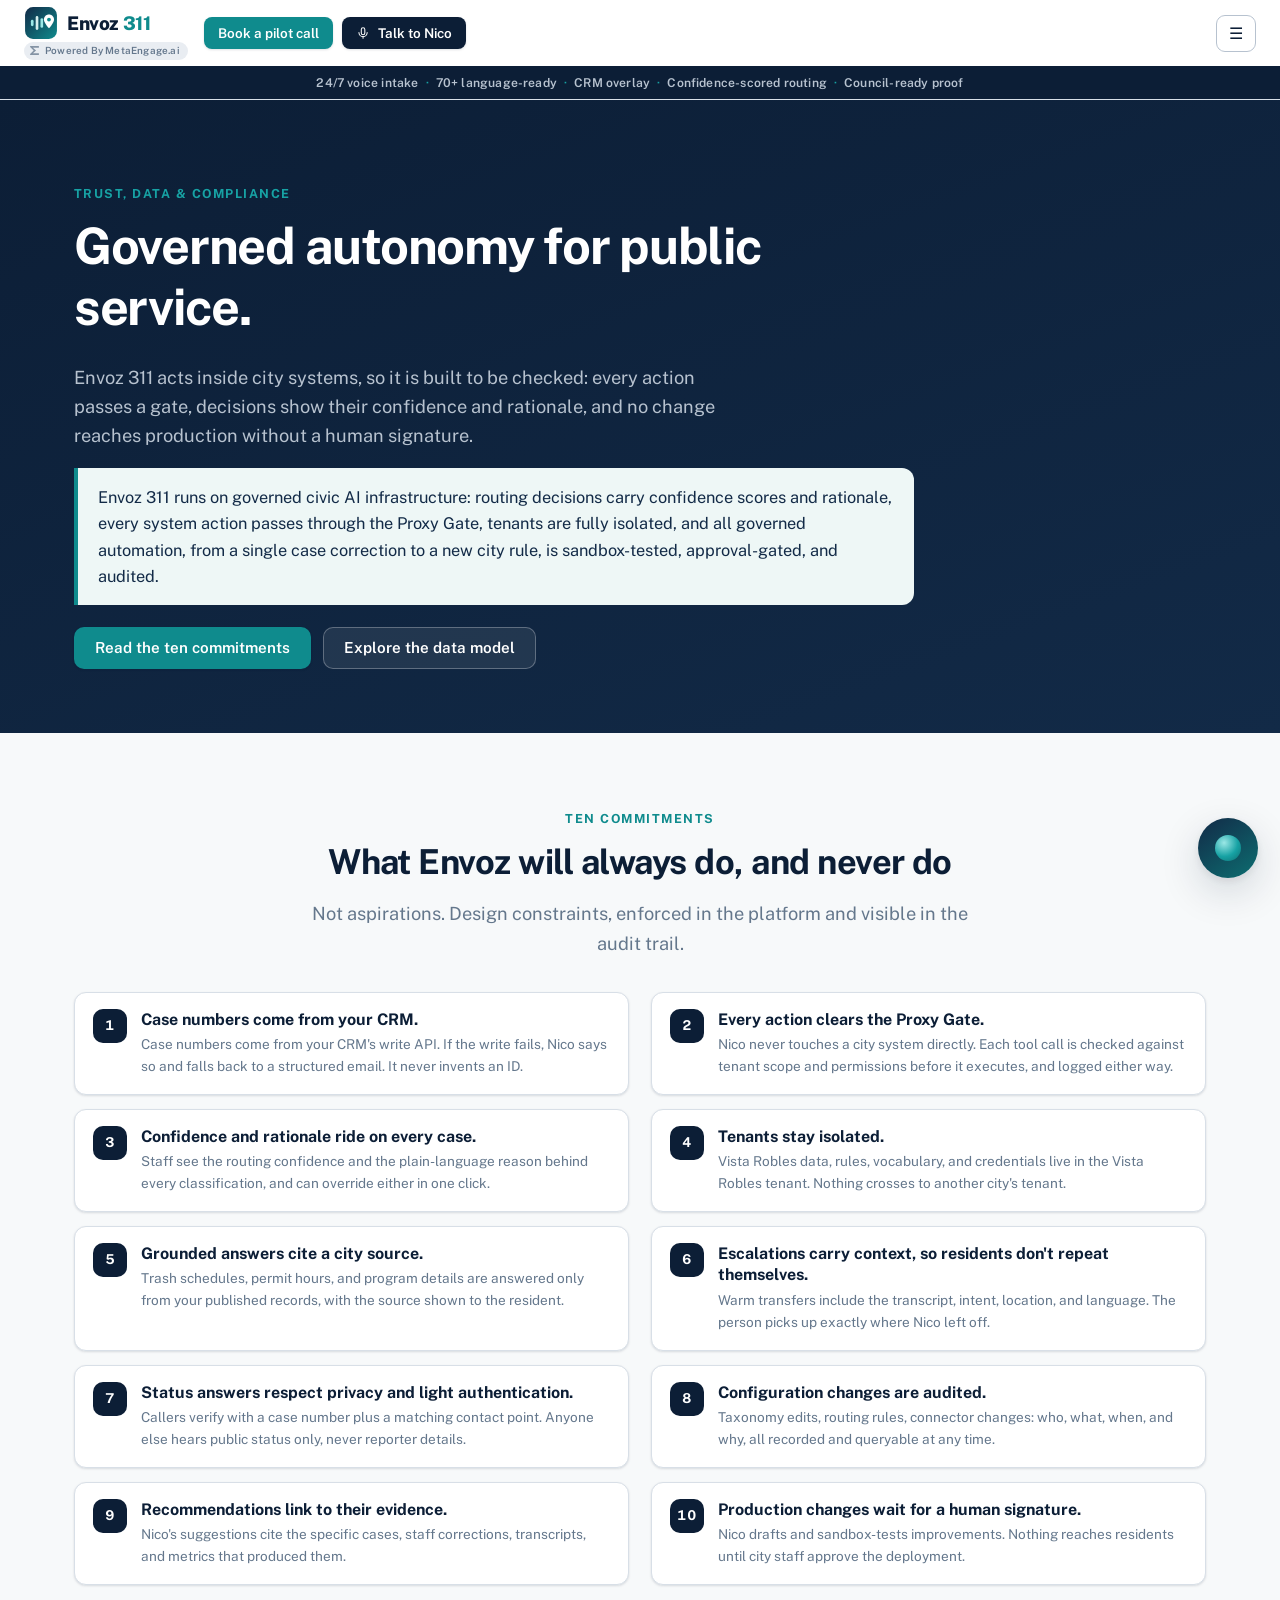
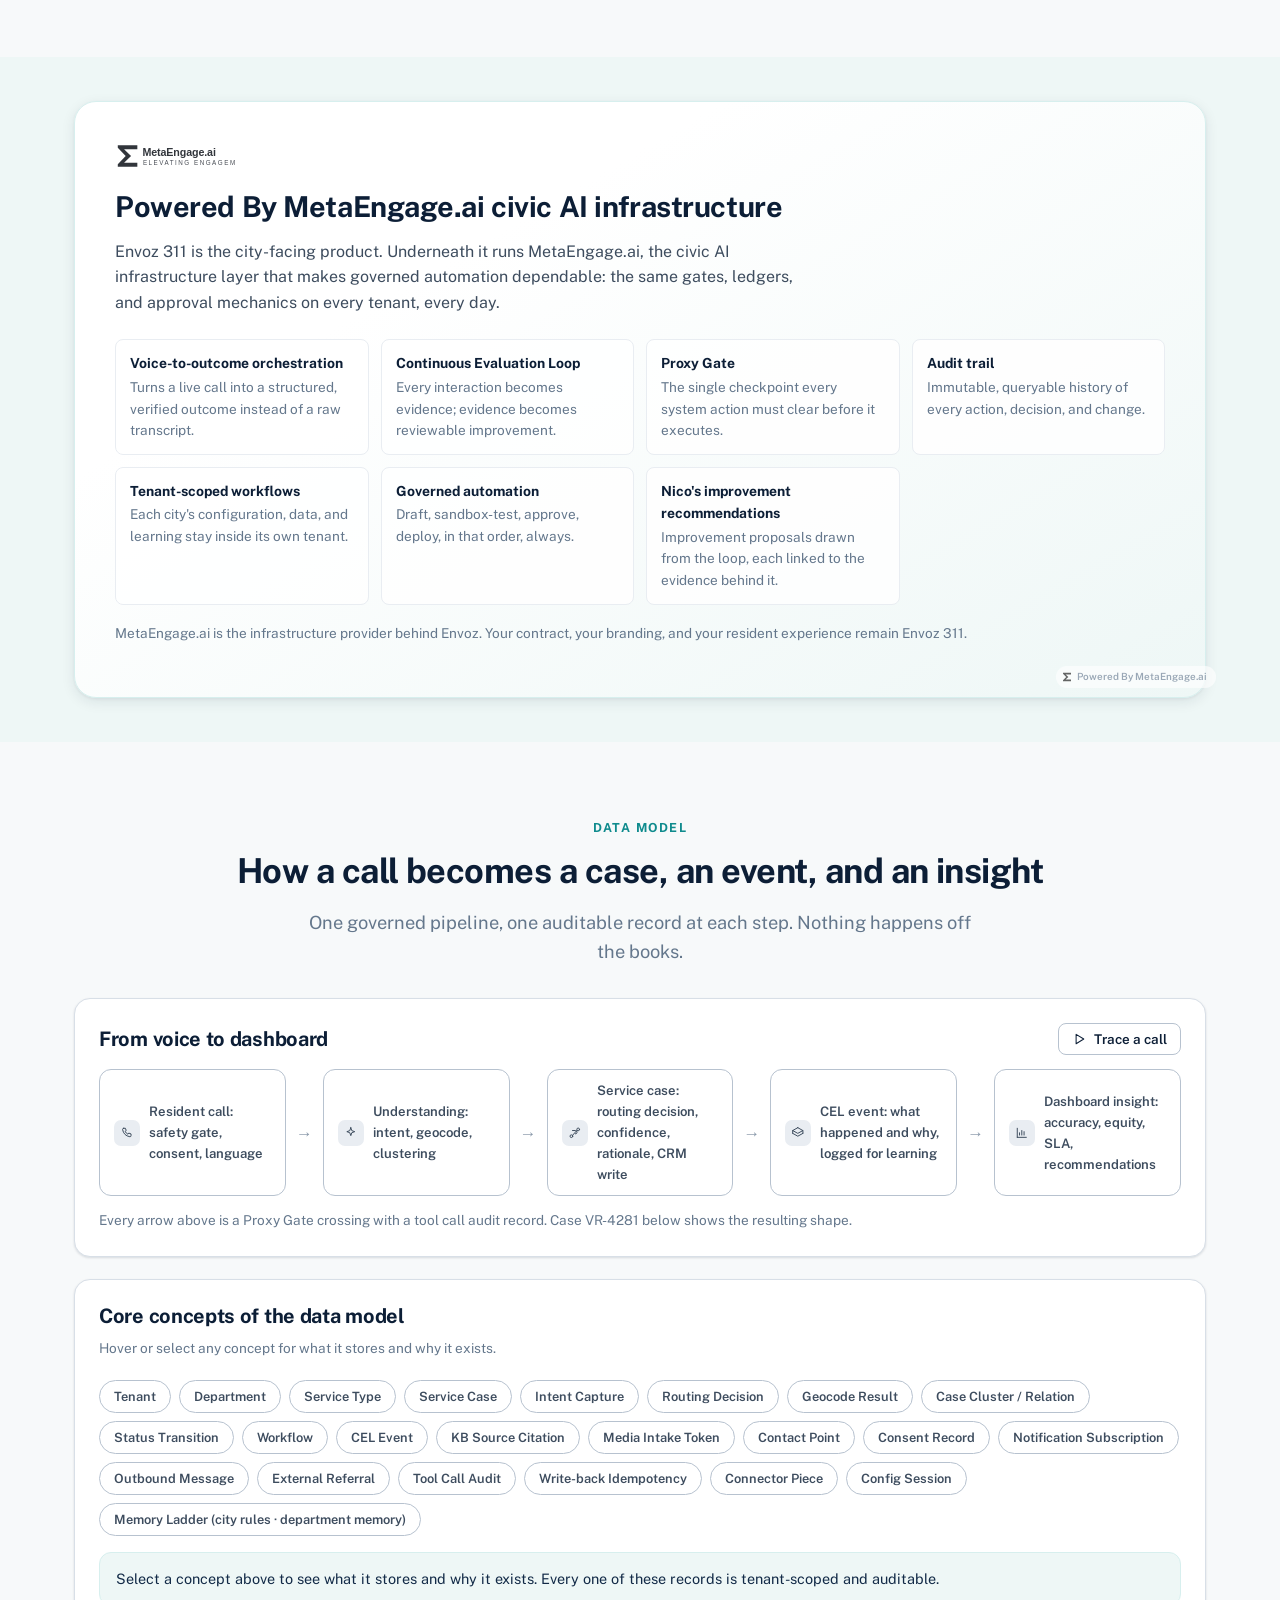
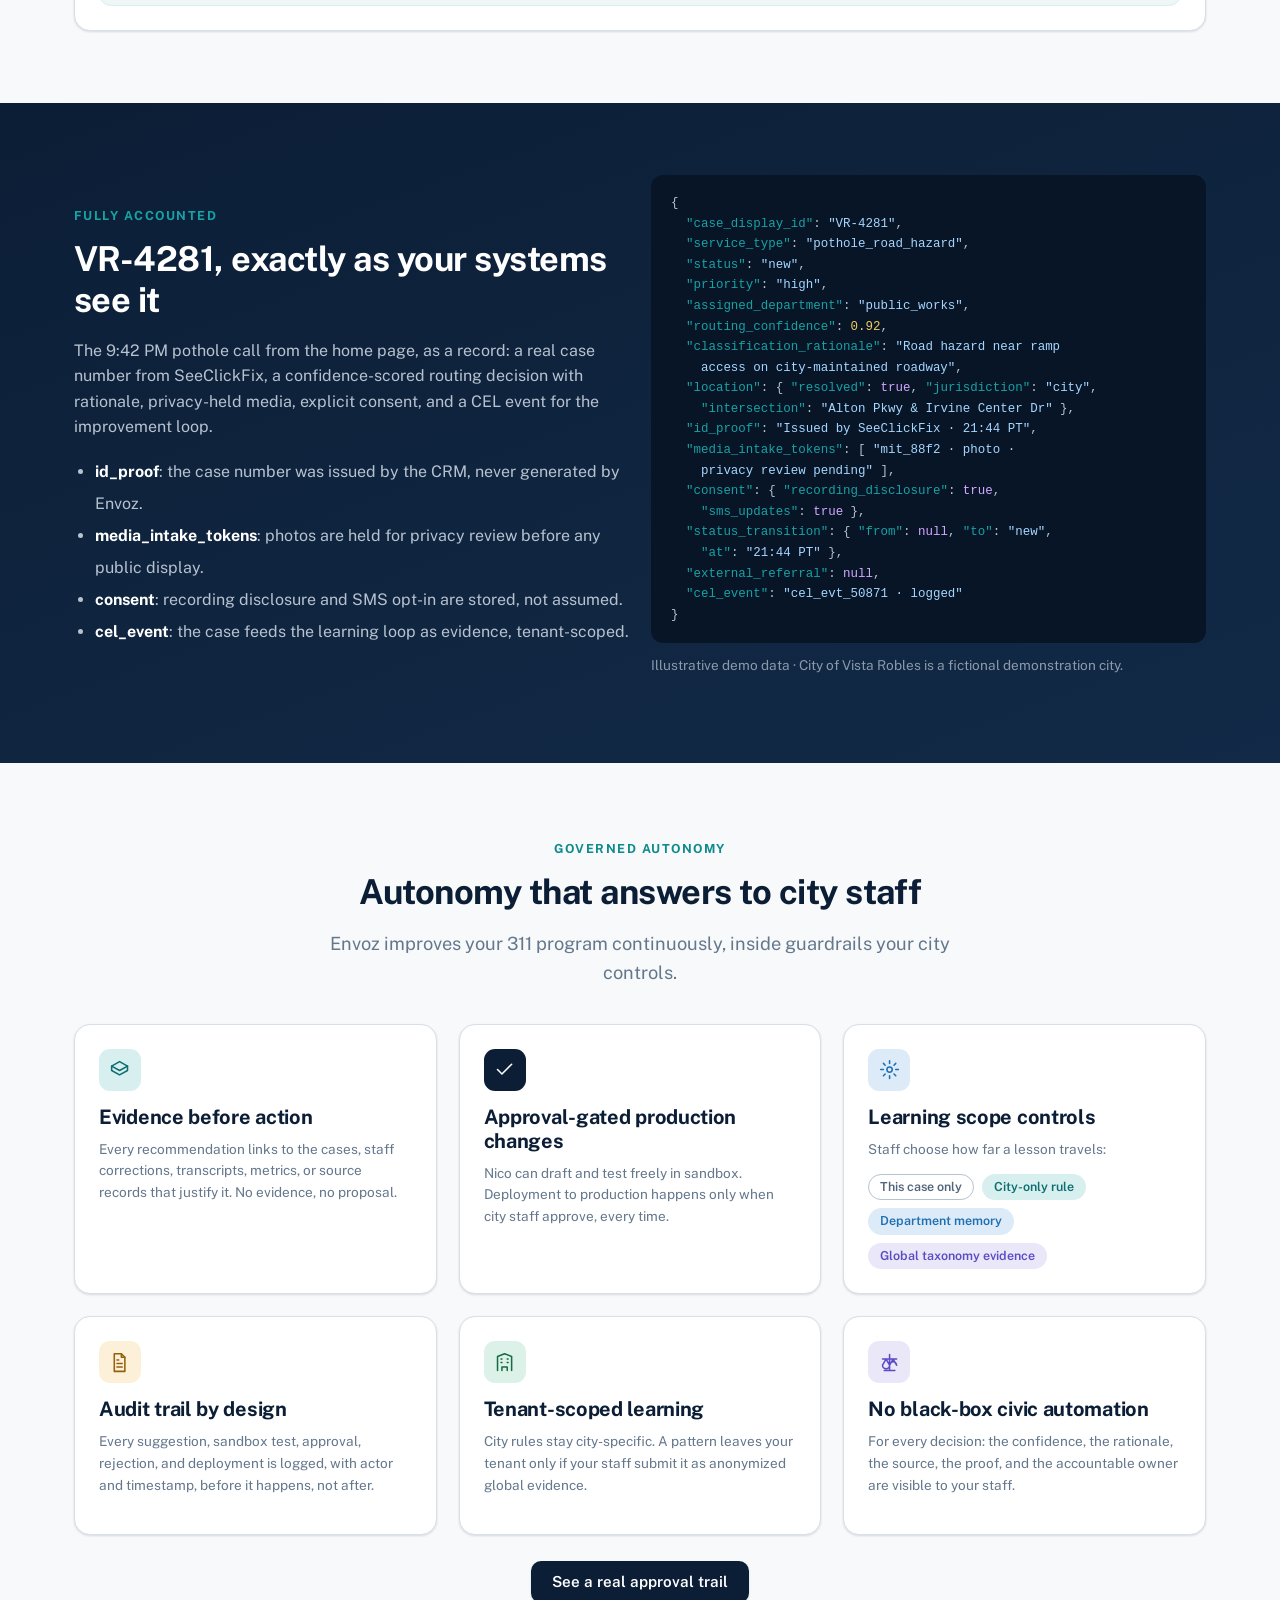
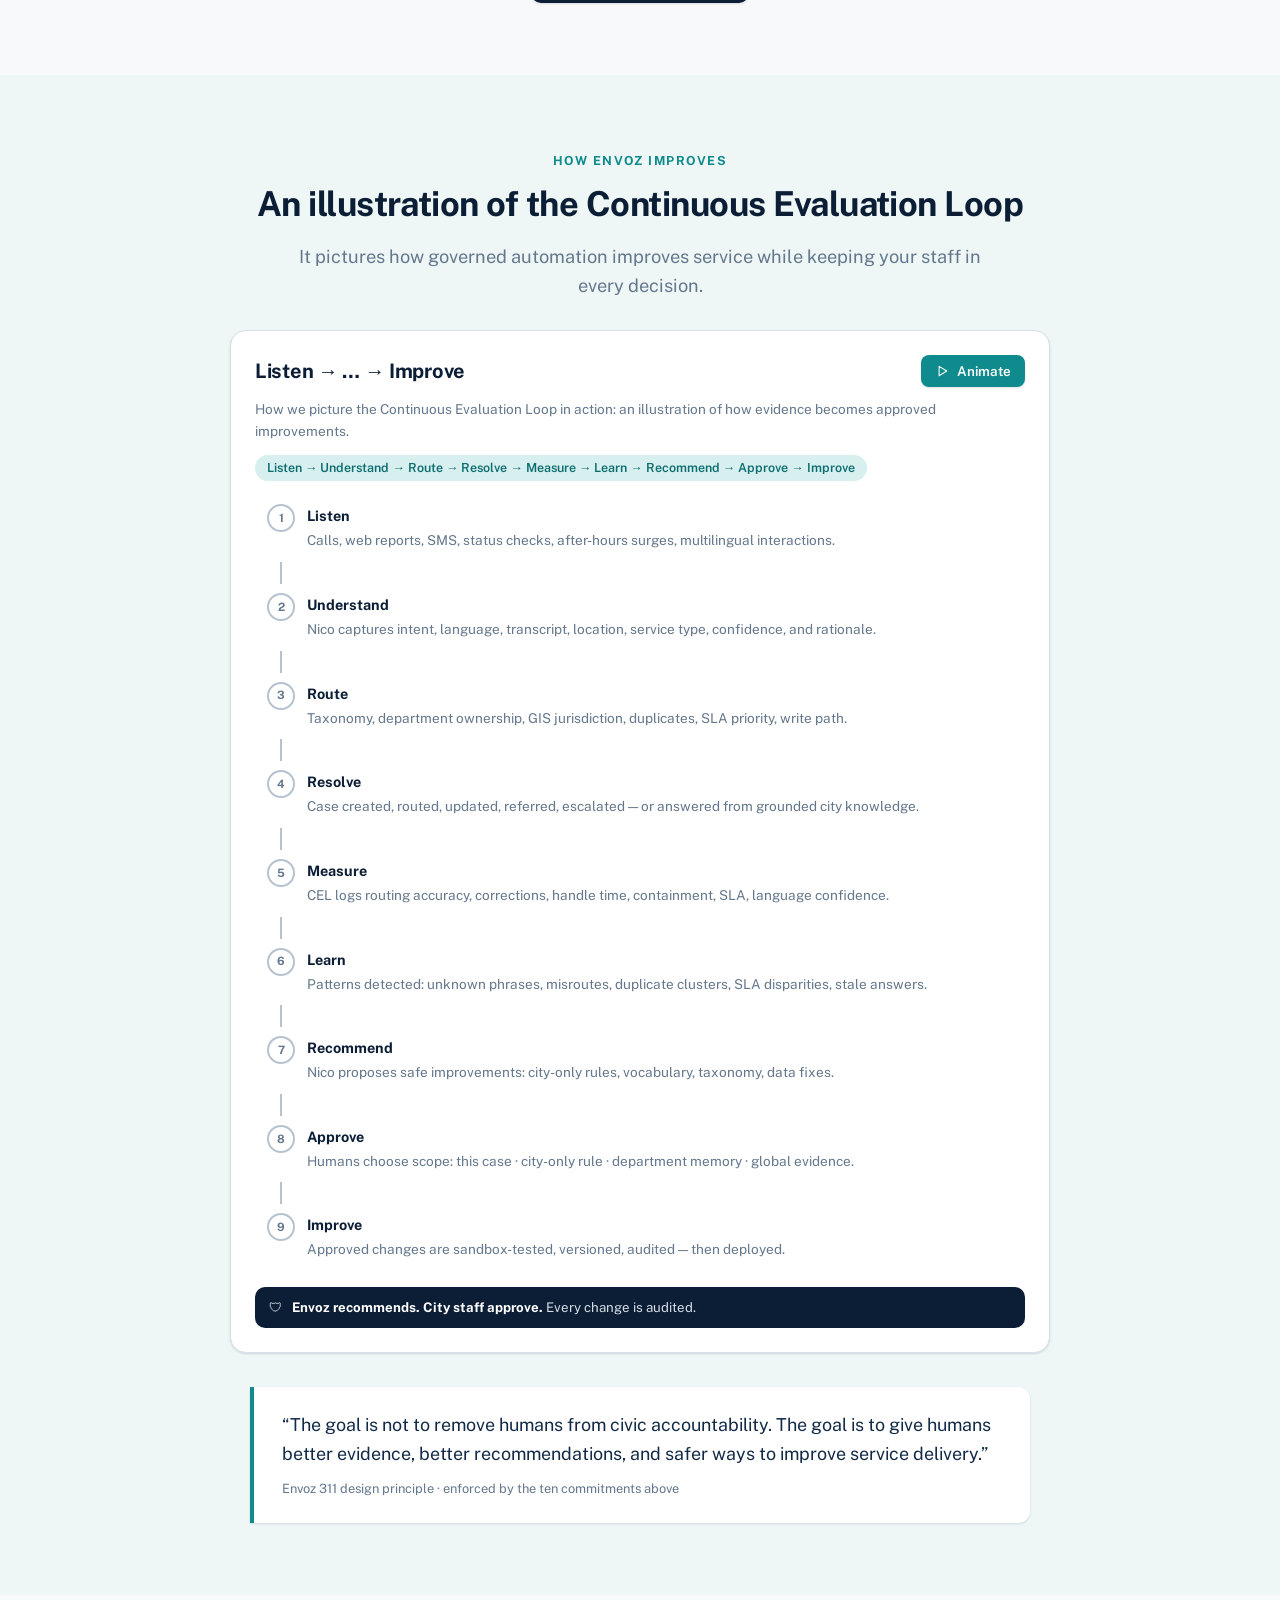
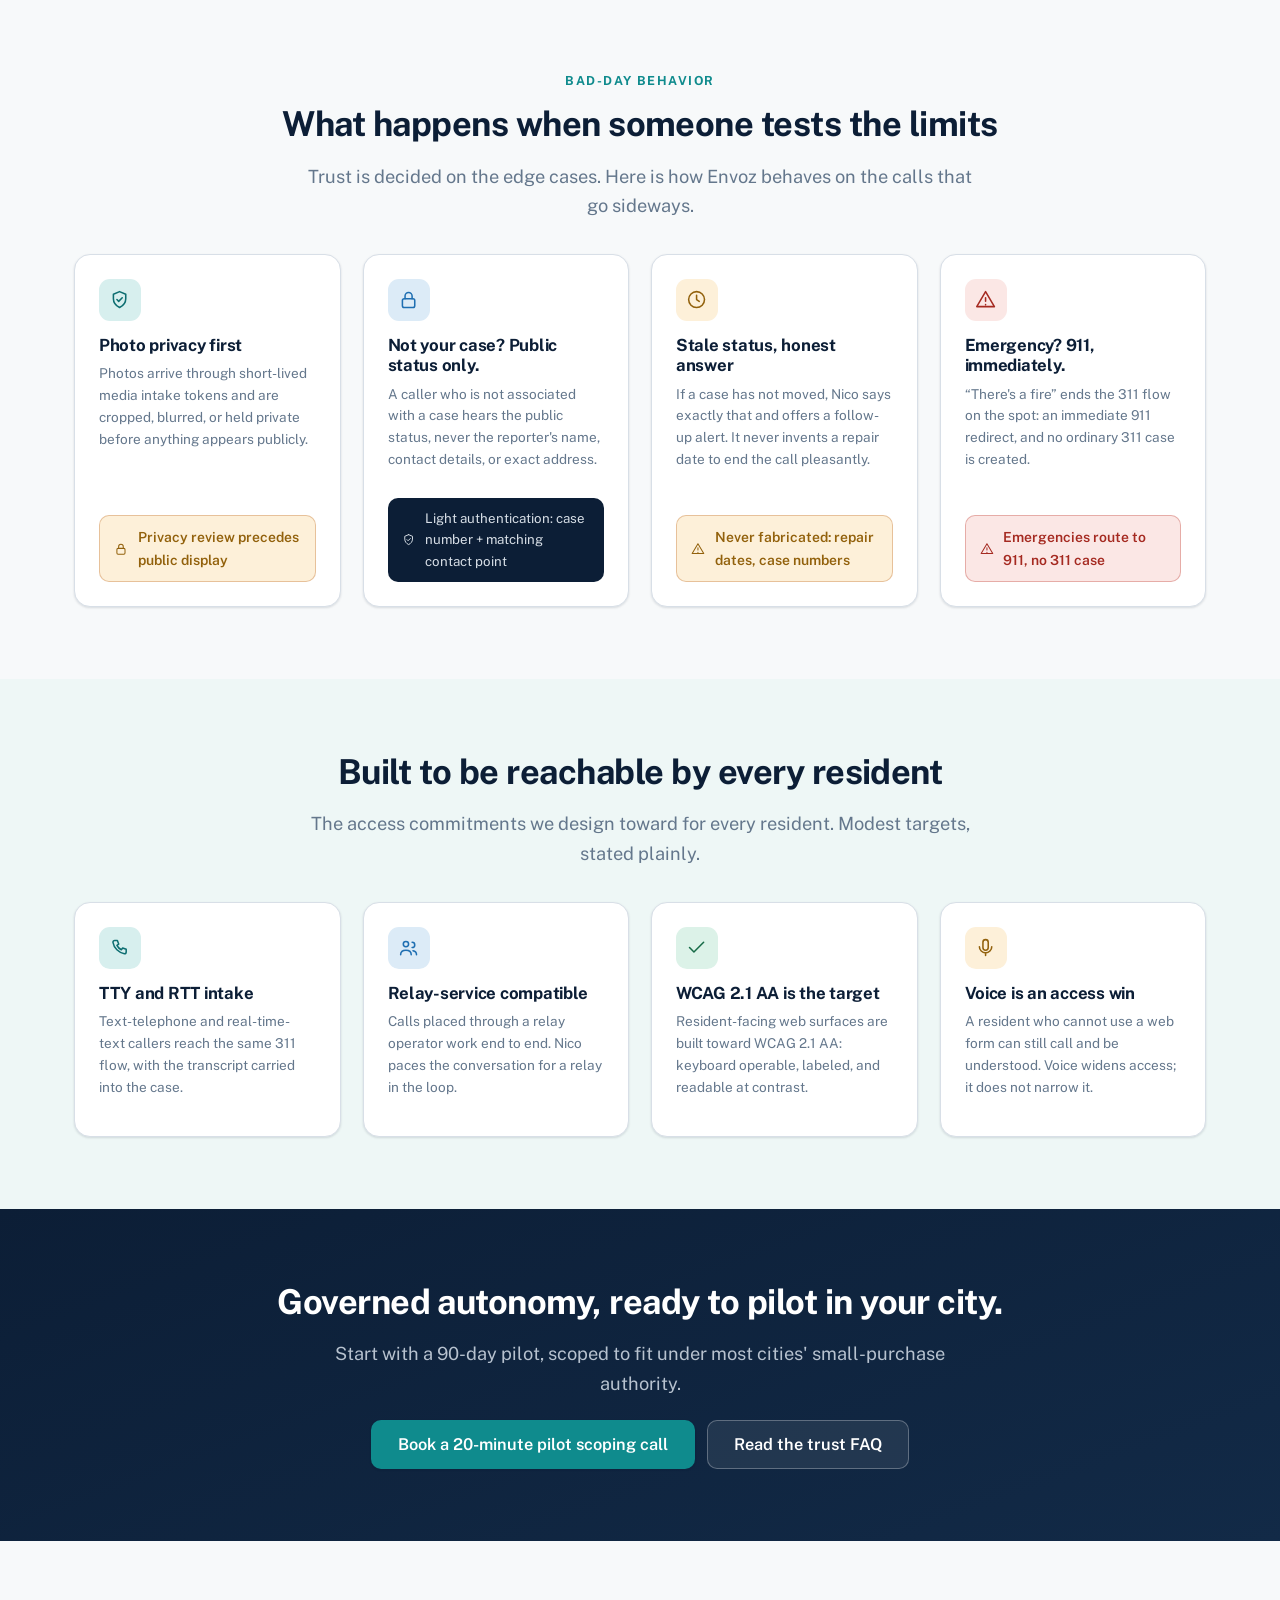
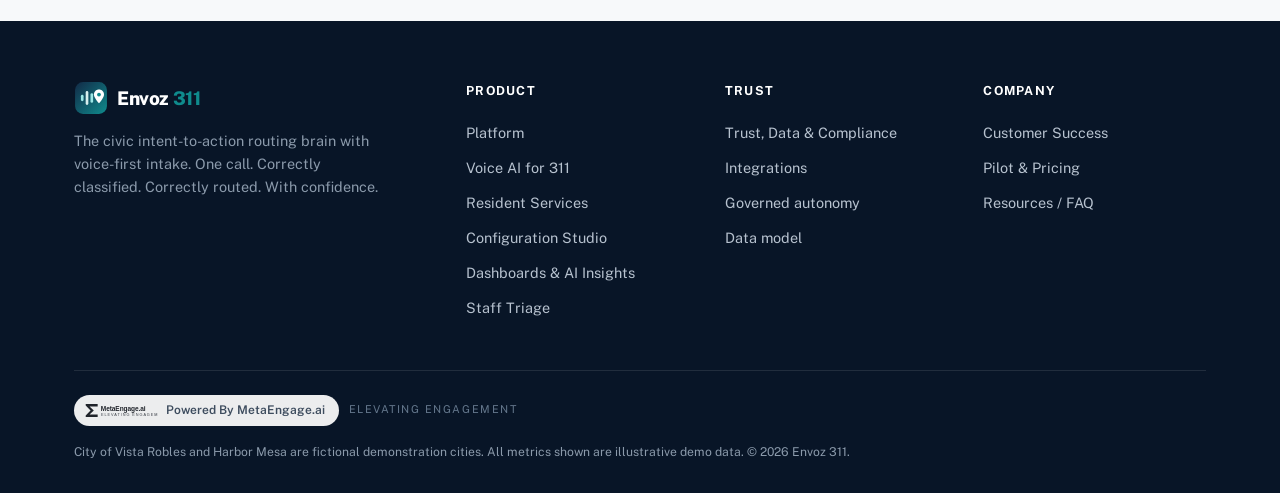
<file: trust.html>
<!DOCTYPE html>
<html lang="en">
<head>
<meta charset="UTF-8">
<meta name="viewport" content="width=device-width, initial-scale=1.0">
<title>Trust, Data &amp; Compliance — Governed Autonomy on Civic AI Infrastructure | Envoz 311</title>
<meta name="description" content="How Envoz 311 keeps humans accountable: ten trust commitments, an auditable civic data model, governed automation with approval gates and audit trails, and the MetaEngage.ai civic AI infrastructure behind every routing decision.">
<link rel="icon" type="image/svg+xml" href="assets/img/envoz-mark.svg">
<link rel="stylesheet" href="assets/css/main.css">
<script type="application/ld+json">
{
  "@context": "https://schema.org",
  "@type": "BreadcrumbList",
  "itemListElement": [
    { "@type": "ListItem", "position": 1, "name": "Home", "item": "https://envoz311.example.com/index.html" },
    { "@type": "ListItem", "position": 2, "name": "Trust, Data & Compliance", "item": "https://envoz311.example.com/trust.html" }
  ]
}
</script>
<style>
/* ---- Trust page only ---- */
.commitments {
  display: grid; grid-template-columns: 1fr 1fr; gap: 14px 22px;
  list-style: none; padding: 0; margin: 34px 0 0;
}
.commitment {
  background: var(--surface); border: 1px solid var(--line); border-radius: var(--r-md);
  padding: 16px 18px; display: flex; gap: 14px; align-items: flex-start;
  box-shadow: var(--shadow-sm);
}
.commitment .c-num {
  flex-shrink: 0; width: 34px; height: 34px; border-radius: 10px;
  background: var(--navy-900); color: #fff; font-weight: 700; font-size: 0.85rem;
  display: flex; align-items: center; justify-content: center;
  font-variant-numeric: tabular-nums;
}
.commitment strong { display: block; color: var(--navy-900); line-height: 1.35; }
.commitment p { margin: 4px 0 0; font-size: 0.85rem; color: var(--muted); }
@media (max-width: 760px) { .commitments { grid-template-columns: 1fr; } }

.infra-card {
  position: relative; overflow: hidden;
  background: linear-gradient(150deg, #ffffff 30%, var(--aqua-50));
  border: 1px solid var(--teal-100); border-radius: var(--r-xl);
  padding: 40px 40px 52px; box-shadow: var(--shadow-md);
}
@media (max-width: 640px) { .infra-card { padding: 26px 22px 52px; } }
.infra-card .infra-logo { height: 28px; width: auto; display: block; margin-bottom: 20px; opacity: 0.92; }
.infra-caps {
  display: grid; grid-template-columns: repeat(auto-fit, minmax(220px, 1fr));
  gap: 12px; margin-top: 24px;
}
.infra-cap {
  background: rgba(255,255,255,0.85); border: 1px solid var(--line-soft);
  border-radius: var(--r-sm); padding: 12px 14px; font-size: 0.85rem;
}
.infra-cap strong { display: block; color: var(--navy-900); margin-bottom: 2px; font-size: 0.87rem; }
.infra-cap span { color: var(--muted); }

.flow-row { display: flex; align-items: stretch; gap: 10px; flex-wrap: wrap; margin-top: 8px; }
.flow-row .wf-node { flex: 1 1 165px; }
.flow-arrow {
  align-self: center; color: var(--slate-400); font-weight: 700; font-size: 1.05rem;
  transition: color 0.3s; flex-shrink: 0;
}
.flow-arrow.lit { color: var(--teal-600); }

.entity-grid { display: flex; flex-wrap: wrap; gap: 8px; margin-top: 20px; }
.entity-chip {
  appearance: none; font-family: var(--font); font-size: 0.8rem; font-weight: 600;
  padding: 8px 14px; border-radius: 999px; cursor: pointer;
  background: var(--surface); border: 1px solid var(--slate-300); color: var(--slate-700);
  transition: all 0.15s;
}
.entity-chip:hover { border-color: var(--teal-600); color: var(--teal-700); background: var(--teal-100); }
.entity-chip[aria-pressed="true"] { background: var(--navy-900); color: #fff; border-color: var(--navy-900); }
.entity-detail {
  margin-top: 16px; min-height: 54px; display: flex; align-items: center; gap: 10px;
  background: var(--aqua-50); border: 1px solid var(--teal-100); border-radius: var(--r-md);
  padding: 12px 16px; font-size: 0.9rem; color: var(--navy-800);
}
.entity-detail .entity-name { font-weight: 700; color: var(--teal-700); white-space: nowrap; }

.trust-quote {
  border-left: 4px solid var(--teal-600); background: var(--surface);
  border-radius: 0 var(--r-md) var(--r-md) 0; box-shadow: var(--shadow-sm);
  padding: 24px 28px; margin: 34px auto 0; max-width: 780px;
  font-size: 1.12rem; line-height: 1.6; color: var(--navy-800); font-style: normal;
}
.trust-quote footer { font-size: 0.8rem; color: var(--muted); margin-top: 10px; }

.badday-card { display: flex; flex-direction: column; }
.badday-card .strip-slot { margin-top: auto; padding-top: 14px; }
</style>
</head>
<body data-page="trust" data-marketing="true">
<a class="skip-link" href="#main">Skip to content</a>
<div id="site-header"></div>

<main id="main">

  <!-- ================= HERO ================= -->
  <section class="section-dark grid-texture" style="padding:80px 0 64px">
    <div class="container">
      <div style="max-width:840px">
        <span class="eyebrow">Trust, Data &amp; Compliance</span>
        <h1>Governed autonomy for public service.</h1>
        <p class="lede" style="margin-top:14px">Envoz 311 acts inside city systems, so it is built to be checked: every action passes a gate, decisions show their confidence and rationale, and no change reaches production without a human signature.</p>
        <div class="answer-block">Envoz 311 runs on governed civic AI infrastructure: routing decisions carry confidence scores and rationale, every system action passes through the Proxy Gate, tenants are fully isolated, and all governed automation, from a single case correction to a new city rule, is sandbox-tested, approval-gated, and audited.</div>
        <div class="flex flex-wrap" style="margin-top:22px">
          <a class="btn btn-primary" href="#commitments">Read the ten commitments</a>
          <a class="btn btn-secondary" href="#data-model">Explore the data model</a>
        </div>
      </div>
    </div>
  </section>

  <!-- ================= TEN COMMITMENTS ================= -->
  <section class="section" id="commitments">
    <div class="container">
      <div class="center reveal">
        <span class="eyebrow">Ten commitments</span>
        <h2>What Envoz will always do, and never do</h2>
        <p class="lede">Not aspirations. Design constraints, enforced in the platform and visible in the audit trail.</p>
      </div>
      <ol class="commitments">
        <li class="commitment reveal"><span class="c-num" aria-hidden="true">1</span><div><strong>Case numbers come from your CRM.</strong><p>Case numbers come from your CRM's write API. If the write fails, Nico says so and falls back to a structured email. It never invents an ID.</p></div></li>
        <li class="commitment reveal"><span class="c-num" aria-hidden="true">2</span><div><strong>Every action clears the Proxy Gate.</strong><p>Nico never touches a city system directly. Each tool call is checked against tenant scope and permissions before it executes, and logged either way.</p></div></li>
        <li class="commitment reveal"><span class="c-num" aria-hidden="true">3</span><div><strong>Confidence and rationale ride on every case.</strong><p>Staff see the routing confidence and the plain-language reason behind every classification, and can override either in one click.</p></div></li>
        <li class="commitment reveal"><span class="c-num" aria-hidden="true">4</span><div><strong>Tenants stay isolated.</strong><p>Vista Robles data, rules, vocabulary, and credentials live in the Vista Robles tenant. Nothing crosses to another city's tenant.</p></div></li>
        <li class="commitment reveal"><span class="c-num" aria-hidden="true">5</span><div><strong>Grounded answers cite a city source.</strong><p>Trash schedules, permit hours, and program details are answered only from your published records, with the source shown to the resident.</p></div></li>
        <li class="commitment reveal"><span class="c-num" aria-hidden="true">6</span><div><strong>Escalations carry context, so residents don't repeat themselves.</strong><p>Warm transfers include the transcript, intent, location, and language. The person picks up exactly where Nico left off.</p></div></li>
        <li class="commitment reveal"><span class="c-num" aria-hidden="true">7</span><div><strong>Status answers respect privacy and light authentication.</strong><p>Callers verify with a case number plus a matching contact point. Anyone else hears public status only, never reporter details.</p></div></li>
        <li class="commitment reveal"><span class="c-num" aria-hidden="true">8</span><div><strong>Configuration changes are audited.</strong><p>Taxonomy edits, routing rules, connector changes: who, what, when, and why, all recorded and queryable at any time.</p></div></li>
        <li class="commitment reveal"><span class="c-num" aria-hidden="true">9</span><div><strong>Recommendations link to their evidence.</strong><p>Nico's suggestions cite the specific cases, staff corrections, transcripts, and metrics that produced them.</p></div></li>
        <li class="commitment reveal"><span class="c-num" aria-hidden="true">10</span><div><strong>Production changes wait for a human signature.</strong><p>Nico drafts and sandbox-tests improvements. Nothing reaches residents until city staff approve the deployment.</p></div></li>
      </ol>
    </div>
  </section>

  <!-- ================= METAENGAGE INFRASTRUCTURE ================= -->
  <section class="section-tight section-aqua">
    <div class="container" style="position:relative">
      <div class="infra-card reveal">
        <img class="infra-logo" src="assets/img/metaengage-logo.svg" alt="Powered By MetaEngage.ai">
        <h2 style="font-size:clamp(1.35rem,2.4vw,1.8rem)">Powered By MetaEngage.ai civic AI infrastructure</h2>
        <p style="max-width:70ch">Envoz 311 is the city-facing product. Underneath it runs MetaEngage.ai, the civic AI infrastructure layer that makes governed automation dependable: the same gates, ledgers, and approval mechanics on every tenant, every day.</p>
        <div class="infra-caps">
          <div class="infra-cap"><strong>Voice-to-outcome orchestration</strong><span>Turns a live call into a structured, verified outcome instead of a raw transcript.</span></div>
          <div class="infra-cap"><strong>Continuous Evaluation Loop</strong><span>Every interaction becomes evidence; evidence becomes reviewable improvement.</span></div>
          <div class="infra-cap"><strong>Proxy Gate</strong><span>The single checkpoint every system action must clear before it executes.</span></div>
          <div class="infra-cap"><strong>Audit trail</strong><span>Immutable, queryable history of every action, decision, and change.</span></div>
          <div class="infra-cap"><strong>Tenant-scoped workflows</strong><span>Each city's configuration, data, and learning stay inside its own tenant.</span></div>
          <div class="infra-cap"><strong>Governed automation</strong><span>Draft, sandbox-test, approve, deploy, in that order, always.</span></div>
          <div class="infra-cap"><strong>Nico's improvement recommendations</strong><span>Improvement proposals drawn from the loop, each linked to the evidence behind it.</span></div>
        </div>
        <p class="small" style="color:var(--muted);margin:18px 0 0">MetaEngage.ai is the infrastructure provider behind Envoz. Your contract, your branding, and your resident experience remain Envoz 311.</p>
      </div>
      <span class="infra-watermark"><img src="assets/img/metaengage-mark.svg" alt="" aria-hidden="true">Powered By MetaEngage.ai</span>
    </div>
  </section>

  <!-- ================= DATA MODEL ================= -->
  <section class="section" id="data-model">
    <div class="container">
      <div class="center reveal">
        <span class="eyebrow">Data model</span>
        <h2>How a call becomes a case, an event, and an insight</h2>
        <p class="lede">One governed pipeline, one auditable record at each step. Nothing happens off the books.</p>
      </div>

      <div class="card reveal" style="margin-top:32px">
        <div class="flex space-between flex-wrap" style="margin-bottom:14px">
          <h3 style="margin:0">From voice to dashboard</h3>
          <button class="btn btn-secondary btn-sm" type="button" id="flow-trace-btn" aria-label="Animate the call-to-insight flow"><span data-icon="play"></span> Trace a call</button>
        </div>
        <div class="flow-row" id="call-flow">
          <div class="wf-node" data-flow="0"><span class="wf-icon" data-icon="phone"></span>Resident call: safety gate, consent, language</div>
          <span class="flow-arrow" aria-hidden="true">→</span>
          <div class="wf-node" data-flow="1"><span class="wf-icon" data-icon="sparkle"></span>Understanding: intent, geocode, clustering</div>
          <span class="flow-arrow" aria-hidden="true">→</span>
          <div class="wf-node" data-flow="2"><span class="wf-icon" data-icon="route"></span>Service case: routing decision, confidence, rationale, CRM write</div>
          <span class="flow-arrow" aria-hidden="true">→</span>
          <div class="wf-node" data-flow="3"><span class="wf-icon" data-icon="layers"></span>CEL event: what happened and why, logged for learning</div>
          <span class="flow-arrow" aria-hidden="true">→</span>
          <div class="wf-node" data-flow="4"><span class="wf-icon" data-icon="chart"></span>Dashboard insight: accuracy, equity, SLA, recommendations</div>
        </div>
        <p class="small" style="color:var(--muted);margin:14px 0 0">Every arrow above is a Proxy Gate crossing with a tool call audit record. Case VR-4281 below shows the resulting shape.</p>
      </div>

      <div class="card reveal" style="margin-top:22px">
        <h3>Core concepts of the data model</h3>
        <p class="small" style="color:var(--muted)">Hover or select any concept for what it stores and why it exists.</p>
        <div class="entity-grid" id="entity-grid"></div>
        <div class="entity-detail" id="entity-detail" aria-live="polite"></div>
      </div>
    </div>
  </section>

  <!-- ================= SCHEMA-STYLE CASE CARD ================= -->
  <section class="section section-dark grid-texture">
    <div class="container grid grid-2" style="align-items:center">
      <div class="reveal">
        <span class="eyebrow">Fully accounted</span>
        <h2>VR-4281, exactly as your systems see it</h2>
        <p>The 9:42 PM pothole call from the home page, as a record: a real case number from SeeClickFix, a confidence-scored routing decision with rationale, privacy-held media, explicit consent, and a CEL event for the improvement loop.</p>
        <ul style="line-height:2">
          <li><strong>id_proof</strong>: the case number was issued by the CRM, never generated by Envoz.</li>
          <li><strong>media_intake_tokens</strong>: photos are held for privacy review before any public display.</li>
          <li><strong>consent</strong>: recording disclosure and SMS opt-in are stored, not assumed.</li>
          <li><strong>cel_event</strong>: the case feeds the learning loop as evidence, tenant-scoped.</li>
        </ul>
      </div>
      <div class="reveal">
        <div class="json-card" aria-label="Case VR-4281 structured record">{
  <span class="k">"case_display_id"</span>: <span class="s">"VR-4281"</span>,
  <span class="k">"service_type"</span>: <span class="s">"pothole_road_hazard"</span>,
  <span class="k">"status"</span>: <span class="s">"new"</span>,
  <span class="k">"priority"</span>: <span class="s">"high"</span>,
  <span class="k">"assigned_department"</span>: <span class="s">"public_works"</span>,
  <span class="k">"routing_confidence"</span>: <span class="n">0.92</span>,
  <span class="k">"classification_rationale"</span>: <span class="s">"Road hazard near ramp
    access on city-maintained roadway"</span>,
  <span class="k">"location"</span>: { <span class="k">"resolved"</span>: <span class="b">true</span>, <span class="k">"jurisdiction"</span>: <span class="s">"city"</span>,
    <span class="k">"intersection"</span>: <span class="s">"Alton Pkwy &amp; Irvine Center Dr"</span> },
  <span class="k">"id_proof"</span>: <span class="s">"Issued by SeeClickFix · 21:44 PT"</span>,
  <span class="k">"media_intake_tokens"</span>: [ <span class="s">"mit_88f2 · photo ·
    privacy review pending"</span> ],
  <span class="k">"consent"</span>: { <span class="k">"recording_disclosure"</span>: <span class="b">true</span>,
    <span class="k">"sms_updates"</span>: <span class="b">true</span> },
  <span class="k">"status_transition"</span>: { <span class="k">"from"</span>: <span class="b">null</span>, <span class="k">"to"</span>: <span class="s">"new"</span>,
    <span class="k">"at"</span>: <span class="s">"21:44 PT"</span> },
  <span class="k">"external_referral"</span>: <span class="b">null</span>,
  <span class="k">"cel_event"</span>: <span class="s">"cel_evt_50871 · logged"</span>
}</div>
        <p class="small" style="margin-top:12px;color:var(--slate-400)">Illustrative demo data · City of Vista Robles is a fictional demonstration city.</p>
      </div>
    </div>
  </section>

  <!-- ================= GOVERNED AUTONOMY ================= -->
  <section class="section" id="governed-autonomy">
    <div class="container">
      <div class="center reveal">
        <span class="eyebrow">Governed autonomy</span>
        <h2>Autonomy that answers to city staff</h2>
        <p class="lede">Envoz improves your 311 program continuously, inside guardrails your city controls.</p>
      </div>
      <div class="grid grid-3" style="margin-top:36px">
        <div class="card card-hover reveal">
          <span class="icon-tile" data-icon="layers"></span>
          <h3>Evidence before action</h3>
          <p class="small" style="color:var(--muted)">Every recommendation links to the cases, staff corrections, transcripts, metrics, or source records that justify it. No evidence, no proposal.</p>
        </div>
        <div class="card card-hover reveal">
          <span class="icon-tile navy" data-icon="check"></span>
          <h3>Approval-gated production changes</h3>
          <p class="small" style="color:var(--muted)">Nico can draft and test freely in sandbox. Deployment to production happens only when city staff approve, every time.</p>
        </div>
        <div class="card card-hover reveal">
          <span class="icon-tile ocean" data-icon="gear"></span>
          <h3>Learning scope controls</h3>
          <p class="small" style="color:var(--muted)">Staff choose how far a lesson travels:</p>
          <div class="chip-row" style="margin-top:8px">
            <span class="chip chip-outline">This case only</span>
            <span class="chip chip-teal">City-only rule</span>
            <span class="chip chip-ocean">Department memory</span>
            <span class="chip chip-purple">Global taxonomy evidence</span>
          </div>
        </div>
        <div class="card card-hover reveal">
          <span class="icon-tile amber" data-icon="doc"></span>
          <h3>Audit trail by design</h3>
          <p class="small" style="color:var(--muted)">Every suggestion, sandbox test, approval, rejection, and deployment is logged, with actor and timestamp, before it happens, not after.</p>
        </div>
        <div class="card card-hover reveal">
          <span class="icon-tile green" data-icon="building"></span>
          <h3>Tenant-scoped learning</h3>
          <p class="small" style="color:var(--muted)">City rules stay city-specific. A pattern leaves your tenant only if your staff submit it as anonymized global evidence.</p>
        </div>
        <div class="card card-hover reveal">
          <span class="icon-tile purple" data-icon="scale"></span>
          <h3>No black-box civic automation</h3>
          <p class="small" style="color:var(--muted)">For every decision: the confidence, the rationale, the source, the proof, and the accountable owner are visible to your staff.</p>
        </div>
      </div>
      <div class="center reveal" style="margin-top:26px">
        <a class="btn btn-navy" href="dashboards.html?tab=agent&rec=rec-storm-drain&evidence=1">See a real approval trail</a>
      </div>
    </div>
  </section>

  <!-- ================= IMPROVEMENT LOOP + QUOTE ================= -->
  <section class="section section-aqua" id="improvement-loop">
    <div class="container">
      <div class="center reveal">
        <span class="eyebrow">How Envoz improves</span>
        <h2>An illustration of the Continuous Evaluation Loop</h2>
        <p class="lede">It pictures how governed automation improves service while keeping your staff in every decision.</p>
      </div>
      <div class="card reveal" style="margin-top:30px;max-width:820px;margin-left:auto;margin-right:auto">
        <div class="flex space-between flex-wrap" style="margin-bottom:12px">
          <h3 style="margin:0">Listen → … → Improve</h3>
          <button class="btn btn-primary btn-sm" type="button" id="loop-animate-btn" aria-label="Animate the Continuous Evaluation Loop"><span data-icon="play"></span> Animate</button>
        </div>
        <div id="trust-loop-host"></div>
      </div>
      <blockquote class="trust-quote reveal">
        “The goal is not to remove humans from civic accountability. The goal is to give humans better evidence, better recommendations, and safer ways to improve service delivery.”
        <footer>Envoz 311 design principle · enforced by the ten commitments above</footer>
      </blockquote>
    </div>
  </section>

  <!-- ================= PRIVACY / BAD-DAY BAND ================= -->
  <section class="section">
    <div class="container">
      <div class="center reveal">
        <span class="eyebrow">Bad-day behavior</span>
        <h2>What happens when someone tests the limits</h2>
        <p class="lede">Trust is decided on the edge cases. Here is how Envoz behaves on the calls that go sideways.</p>
      </div>
      <div class="grid grid-4" style="margin-top:34px">
        <div class="card badday-card reveal">
          <span class="icon-tile" data-icon="shield"></span>
          <h4>Photo privacy first</h4>
          <p class="small" style="color:var(--muted)">Photos arrive through short-lived media intake tokens and are cropped, blurred, or held private before anything appears publicly.</p>
          <div class="strip-slot"><div class="caution-strip"><span data-icon="lock"></span>Privacy review precedes public display</div></div>
        </div>
        <div class="card badday-card reveal">
          <span class="icon-tile ocean" data-icon="lock"></span>
          <h4>Not your case? Public status only.</h4>
          <p class="small" style="color:var(--muted)">A caller who is not associated with a case hears the public status, never the reporter's name, contact details, or exact address.</p>
          <div class="strip-slot"><div class="audit-ribbon"><span data-icon="shield"></span><span>Light authentication: case number + matching contact point</span></div></div>
        </div>
        <div class="card badday-card reveal">
          <span class="icon-tile amber" data-icon="clock"></span>
          <h4>Stale status, honest answer</h4>
          <p class="small" style="color:var(--muted)">If a case has not moved, Nico says exactly that and offers a follow-up alert. It never invents a repair date to end the call pleasantly.</p>
          <div class="strip-slot"><div class="caution-strip"><span data-icon="warning"></span>Never fabricated: repair dates, case numbers</div></div>
        </div>
        <div class="card badday-card reveal">
          <span class="icon-tile" style="background:var(--red-100);color:var(--red-700)" data-icon="warning"></span>
          <h4>Emergency? 911, immediately.</h4>
          <p class="small" style="color:var(--muted)">“There's a fire” ends the 311 flow on the spot: an immediate 911 redirect, and no ordinary 311 case is created.</p>
          <div class="strip-slot"><div class="safety-strip"><span data-icon="warning"></span>Emergencies route to 911, no 311 case</div></div>
        </div>
      </div>
    </div>
  </section>

  <!-- ================= ACCESSIBILITY ================= -->
  <section class="section section-aqua" id="accessibility">
    <div class="container">
      <div class="center reveal">
        <h2>Built to be reachable by every resident</h2>
        <p class="lede">The access commitments we design toward for every resident. Modest targets, stated plainly.</p>
      </div>
      <div class="grid grid-4" style="margin-top:34px">
        <div class="card reveal">
          <span class="icon-tile" data-icon="phone"></span>
          <h4>TTY and RTT intake</h4>
          <p class="small" style="color:var(--muted)">Text-telephone and real-time-text callers reach the same 311 flow, with the transcript carried into the case.</p>
        </div>
        <div class="card reveal">
          <span class="icon-tile ocean" data-icon="users"></span>
          <h4>Relay-service compatible</h4>
          <p class="small" style="color:var(--muted)">Calls placed through a relay operator work end to end. Nico paces the conversation for a relay in the loop.</p>
        </div>
        <div class="card reveal">
          <span class="icon-tile green" data-icon="check"></span>
          <h4>WCAG 2.1 AA is the target</h4>
          <p class="small" style="color:var(--muted)">Resident-facing web surfaces are built toward WCAG 2.1 AA: keyboard operable, labeled, and readable at contrast.</p>
        </div>
        <div class="card reveal">
          <span class="icon-tile amber" data-icon="mic"></span>
          <h4>Voice is an access win</h4>
          <p class="small" style="color:var(--muted)">A resident who cannot use a web form can still call and be understood. Voice widens access; it does not narrow it.</p>
        </div>
      </div>
    </div>
  </section>

  <!-- ================= CLOSING CTA ================= -->
  <section class="section section-dark grid-texture">
    <div class="container center reveal">
      <h2>Governed autonomy, ready to pilot in your city.</h2>
      <p class="lede" style="margin:0 auto 22px">Start with a 90-day pilot, scoped to fit under most cities' small-purchase authority.</p>
      <div class="flex flex-wrap" style="justify-content:center;gap:12px">
        <button class="btn btn-primary btn-lg" type="button" data-pilot-open data-tier="Mid-size city pilot">Book a 20-minute pilot scoping call</button>
        <a class="btn btn-secondary btn-lg" href="resources.html">Read the trust FAQ</a>
      </div>
    </div>
  </section>

</main>

<div id="site-footer"></div>
<script src="assets/js/data.js"></script>
<script src="assets/js/shared.js"></script>
<script src="assets/js/pages/trust.js"></script>
</body>
</html>
</file>
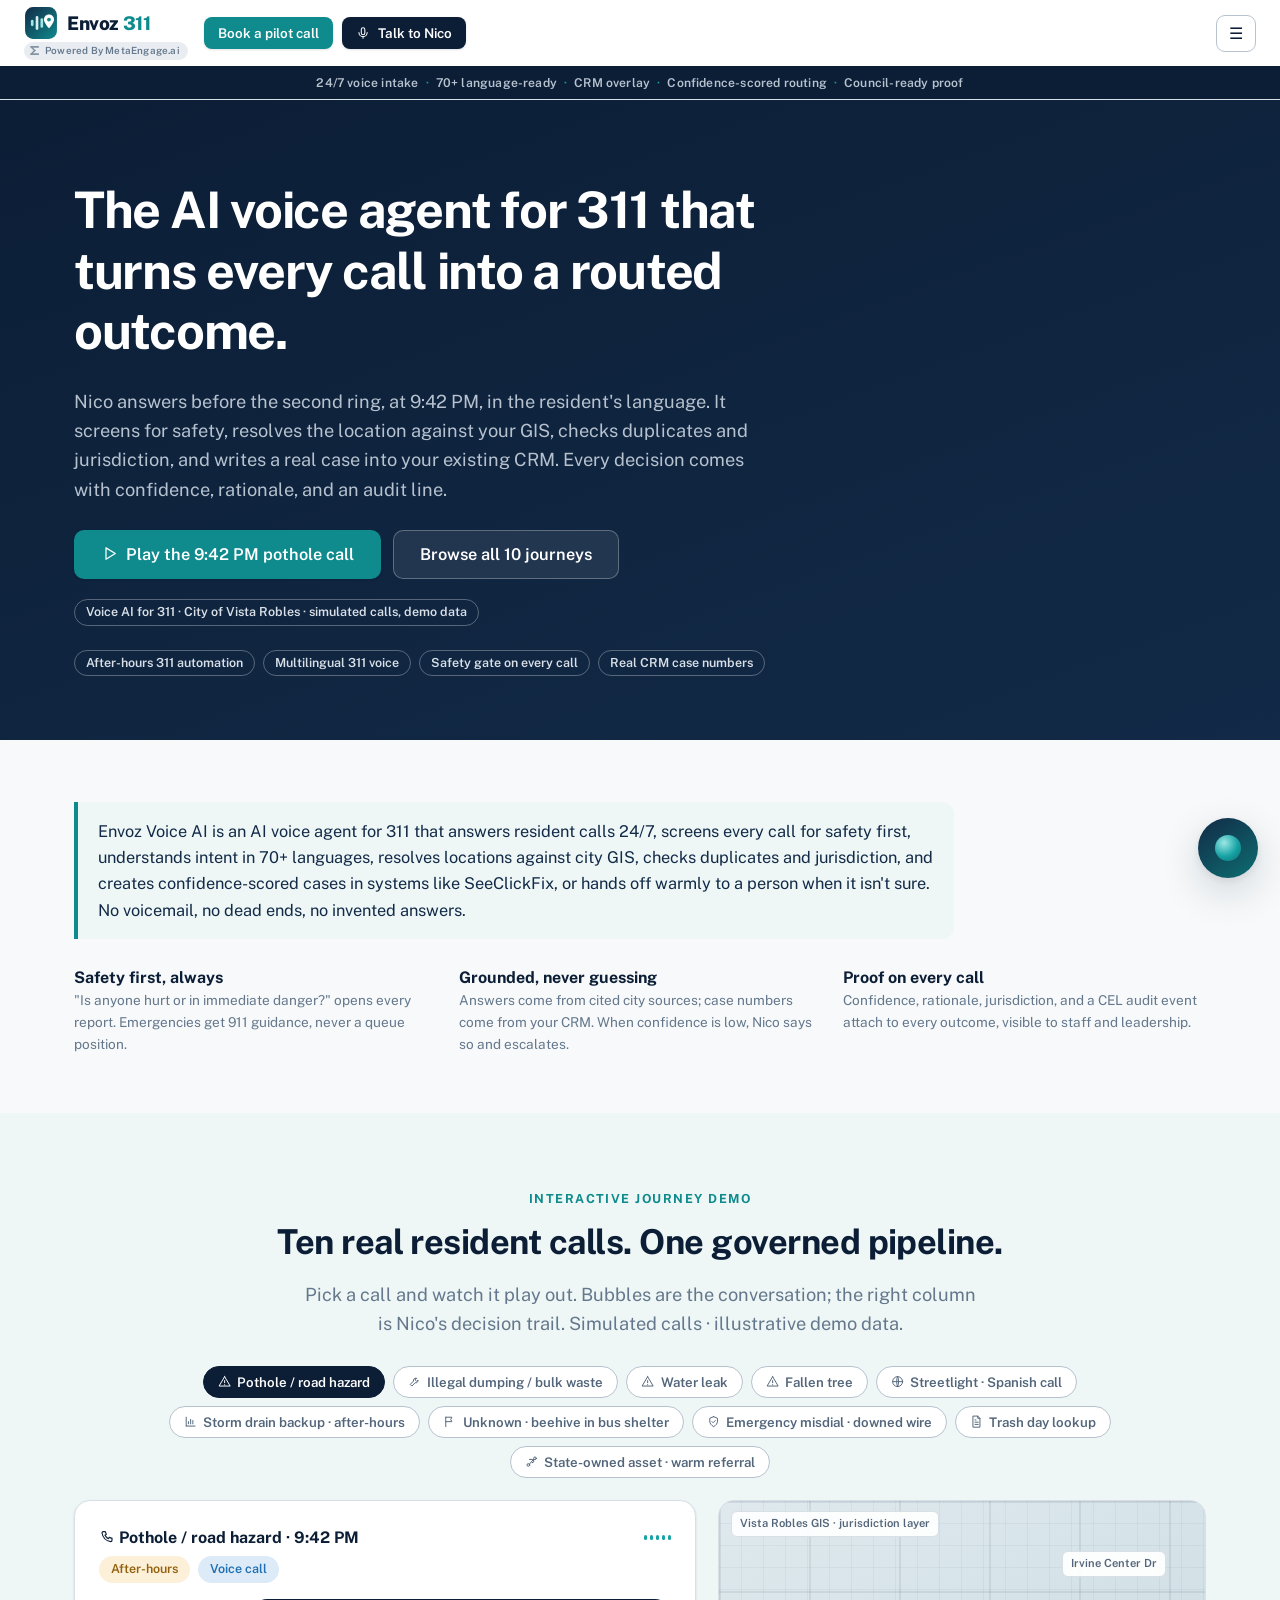
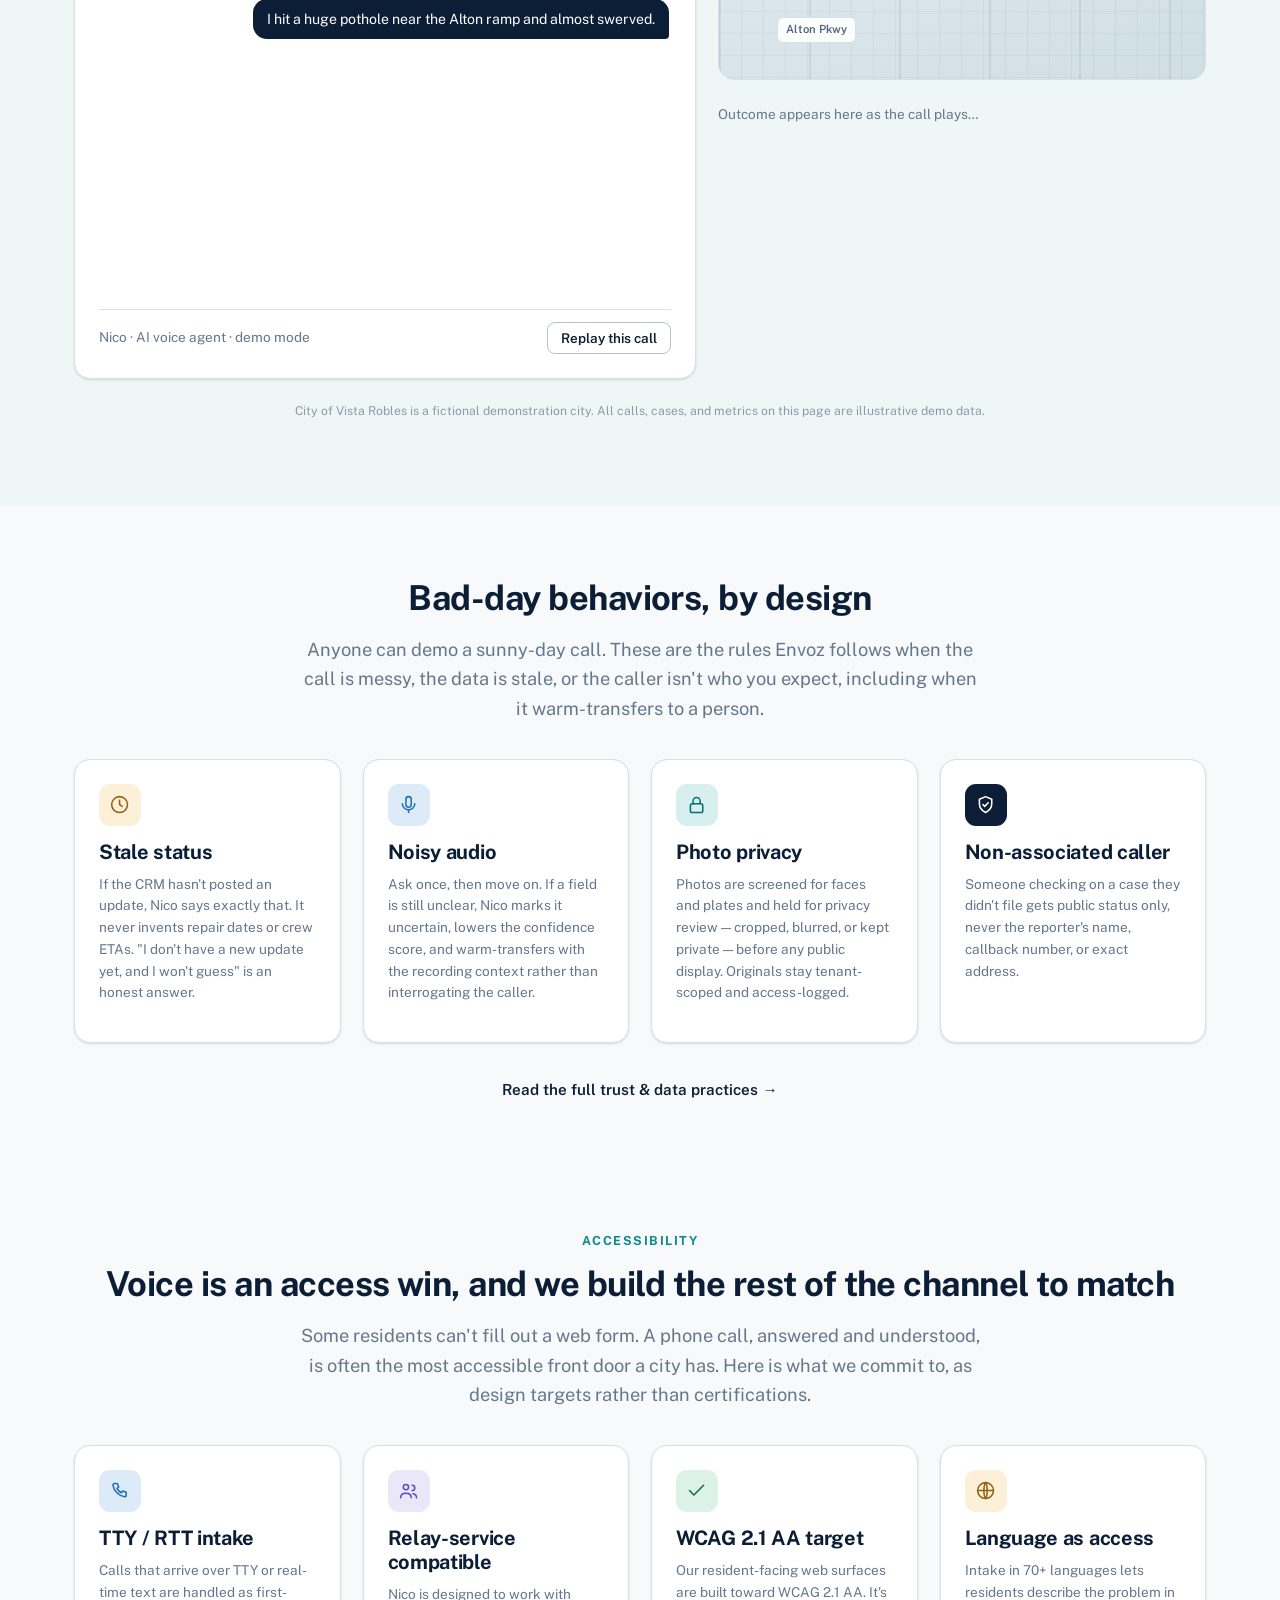
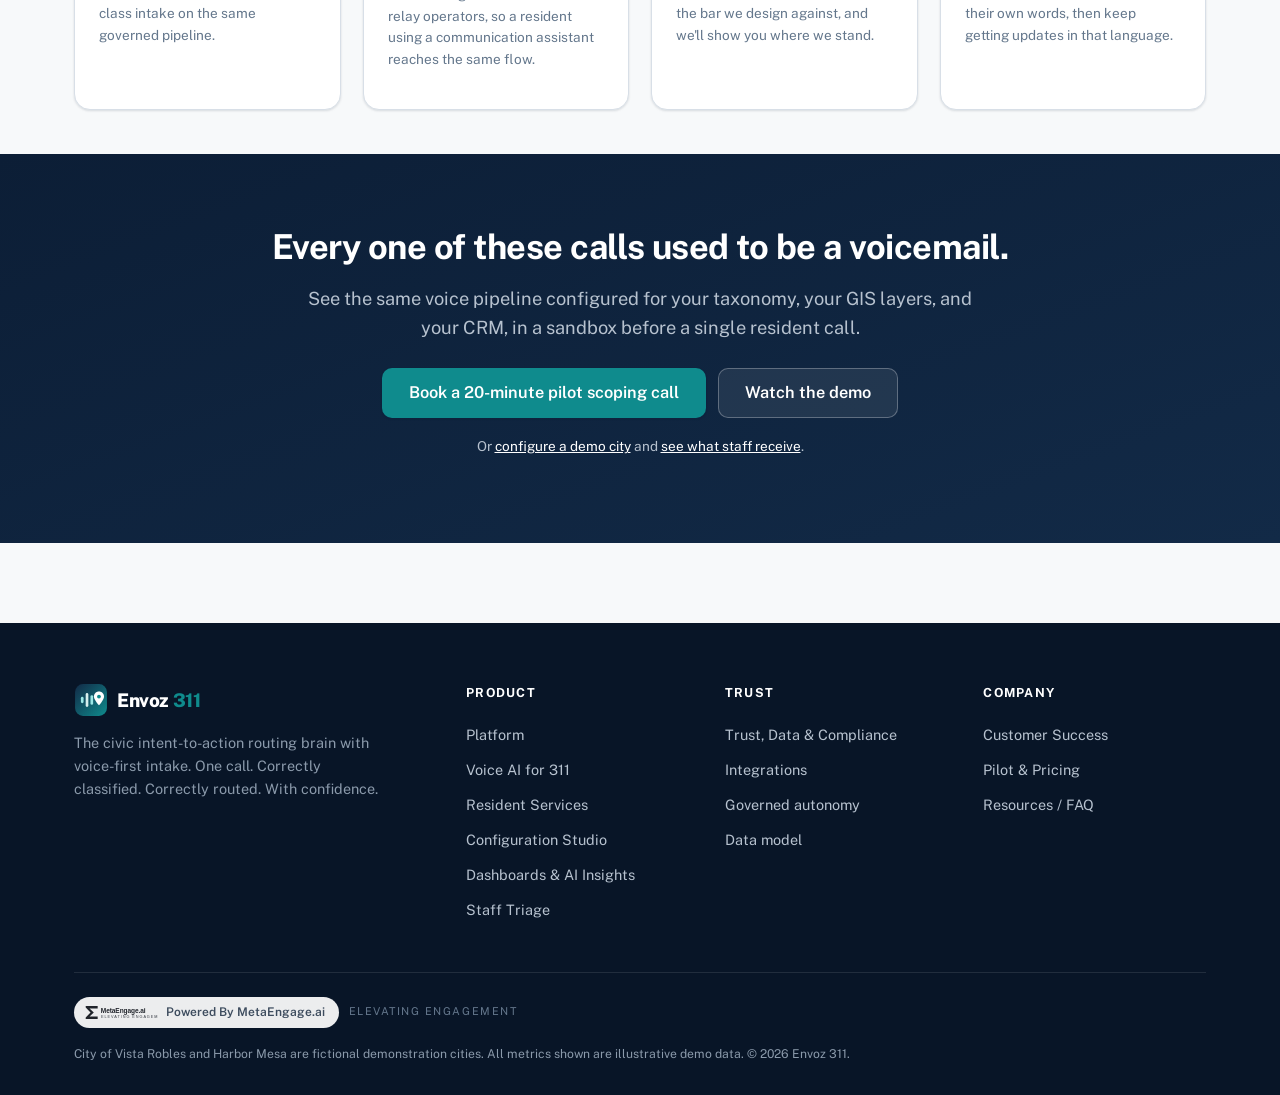
<file: voice-ai.html>
<!DOCTYPE html>
<html lang="en">
<head>
<meta charset="UTF-8">
<meta name="viewport" content="width=device-width, initial-scale=1.0">
<title>Voice AI for 311 — AI Voice Agent, After-Hours &amp; Multilingual Calls | Envoz 311</title>
<meta name="description" content="Envoz 311 is the AI voice agent for 311: after-hours 311 automation, multilingual 311 voice intake, safety gating, GIS-grounded routing, and real case numbers written into your existing CRM. Play ten interactive resident call journeys.">
<link rel="icon" type="image/svg+xml" href="assets/img/envoz-mark.svg">
<link rel="stylesheet" href="assets/css/main.css">
<script type="application/ld+json">
{
  "@context": "https://schema.org",
  "@type": "BreadcrumbList",
  "itemListElement": [
    { "@type": "ListItem", "position": 1, "name": "Home", "item": "https://envoz311.example.com/index.html" },
    { "@type": "ListItem", "position": 2, "name": "Voice AI for 311", "item": "https://envoz311.example.com/voice-ai.html" }
  ]
}
</script>
<style>
/* page-specific styles only */
.scenario-pills { display: flex; flex-wrap: wrap; gap: 8px; }
.scenario-pills .filter-pill { display: inline-flex; align-items: center; gap: 6px; }

.vo-grid { display: grid; grid-template-columns: 1.12fr 0.88fr; gap: 22px; align-items: start; margin-top: 22px; }
@media (max-width: 900px) { .vo-grid { grid-template-columns: 1fr; } }

.vo-transcript {
  display: flex; flex-direction: column; gap: 9px;
  min-height: 300px; max-height: 380px; overflow-y: auto;
  padding: 4px 2px; scrollbar-width: thin;
}
.vo-note { font-size: 0.72rem; color: var(--muted); margin-top: -4px; max-width: 88%; }
.vo-note.from-user { align-self: flex-end; text-align: right; }

.vo-steps { display: flex; flex-direction: column; gap: 8px; margin-top: 12px; }
.vo-step {
  display: flex; gap: 9px; align-items: flex-start;
  font-size: 0.83rem; line-height: 1.45; color: var(--slate-700);
  background: var(--surface); border: 1px solid var(--line);
  border-radius: 10px; padding: 8px 11px;
  animation: bubbleIn 0.3s ease both;
}
.vo-step .ic {
  width: 24px; height: 24px; border-radius: 7px; flex-shrink: 0;
  display: flex; align-items: center; justify-content: center; font-size: 0.8rem;
  background: var(--slate-100);
}
.vo-step.ok .ic { background: var(--green-100); }
.vo-step.warn .ic { background: var(--amber-100); }
.vo-step.alert .ic { background: var(--red-100); }
.vo-step.alert { border-color: rgba(180, 35, 24, 0.45); }
.vo-step.lang .ic { background: var(--purple-100); }
.vo-step.lang { border-color: var(--purple-100); }
.vo-step.info .ic { background: var(--ocean-100); }

.vo-outcome > * { animation: bubbleIn 0.35s ease both; }
.vo-actions { display: flex; flex-wrap: wrap; gap: 9px; }
.vo-cluster {
  position: absolute; width: 96px; height: 96px; border-radius: 50%;
  background: radial-gradient(circle, rgba(180, 83, 9, 0.28), rgba(180, 83, 9, 0.02) 70%);
  transform: translate(-50%, -50%); pointer-events: none;
}
.sms-phone {
  max-width: 340px; margin: 14px auto 0; background: var(--offwhite);
  border: 1px solid var(--line); border-radius: 18px; padding: 16px 14px;
  display: flex; flex-direction: column; gap: 8px;
}
.sms-phone .sms-head { text-align: center; font-size: 0.72rem; font-weight: 700; color: var(--muted); letter-spacing: 0.05em; }
.sms-msg { max-width: 86%; padding: 8px 12px; border-radius: 13px; font-size: 0.83rem; line-height: 1.45; }
.sms-msg.in { background: var(--slate-200); color: var(--navy-900); align-self: flex-start; border-bottom-left-radius: 4px; }
.sms-msg.out { background: var(--ocean-600); color: #fff; align-self: flex-end; border-bottom-right-radius: 4px; }
</style>
</head>
<body data-page="voice-ai" data-marketing="true">
<a class="skip-link" href="#main">Skip to content</a>
<div id="site-header"></div>

<main id="main">

  <!-- ================= HERO ================= -->
  <section class="section-dark grid-texture" style="padding:80px 0 64px">
    <div class="container">
      <div style="max-width:800px">
        <h1>The AI voice agent for 311 that turns every call into a routed outcome.</h1>
        <p class="lede" style="margin-top:16px">Nico answers before the second ring, at 9:42 PM, in the resident's language. It screens for safety, resolves the location against your GIS, checks duplicates and jurisdiction, and writes a real case into your existing CRM. Every decision comes with confidence, rationale, and an audit line.</p>
        <div class="flex flex-wrap" style="margin-top:26px">
          <button class="btn btn-primary btn-lg" type="button" data-play-demo="pothole"><span data-icon="play"></span> Play the 9:42 PM pothole call</button>
          <a class="btn btn-secondary btn-lg" href="#demo">Browse all 10 journeys</a>
        </div>
        <span class="chip chip-outline on-dark" style="margin-top:20px;display:inline-block">Voice AI for 311 · City of Vista Robles · simulated calls, demo data</span>
        <div class="chip-row" style="margin-top:24px">
          <span class="chip chip-outline on-dark">After-hours 311 automation</span>
          <span class="chip chip-outline on-dark">Multilingual 311 voice</span>
          <span class="chip chip-outline on-dark">Safety gate on every call</span>
          <span class="chip chip-outline on-dark">Real CRM case numbers</span>
        </div>
      </div>
    </div>
  </section>

  <!-- ================= WHAT IT IS ================= -->
  <section class="section-tight">
    <div class="container">
      <div class="answer-block reveal" style="max-width:880px">Envoz Voice AI is an AI voice agent for 311 that answers resident calls 24/7, screens every call for safety first, understands intent in 70+ languages, resolves locations against city GIS, checks duplicates and jurisdiction, and creates confidence-scored cases in systems like SeeClickFix, or hands off warmly to a person when it isn't sure. No voicemail, no dead ends, no invented answers.</div>
      <div class="grid grid-3 reveal" style="margin-top:26px">
        <div><strong>Safety first, always</strong><p class="small" style="color:var(--muted)">"Is anyone hurt or in immediate danger?" opens every report. Emergencies get 911 guidance, never a queue position.</p></div>
        <div><strong>Grounded, never guessing</strong><p class="small" style="color:var(--muted)">Answers come from cited city sources; case numbers come from your CRM. When confidence is low, Nico says so and escalates.</p></div>
        <div><strong>Proof on every call</strong><p class="small" style="color:var(--muted)">Confidence, rationale, jurisdiction, and a CEL audit event attach to every outcome, visible to staff and leadership.</p></div>
      </div>
    </div>
  </section>

  <!-- ================= INTERACTIVE PLAYER ================= -->
  <section class="section section-aqua" id="demo">
    <div class="container">
      <div class="center reveal">
        <span class="eyebrow">Interactive journey demo</span>
        <h2>Ten real resident calls. One governed pipeline.</h2>
        <p class="lede">Pick a call and watch it play out. Bubbles are the conversation; the right column is Nico's decision trail. Simulated calls · illustrative demo data.</p>
      </div>

      <div class="scenario-pills reveal" id="scenario-pills" role="group" aria-label="Choose a call scenario to play" style="margin-top:28px;justify-content:center"></div>

      <div class="vo-grid reveal" id="player">
        <!-- Left: call player -->
        <div class="card" aria-label="Call player">
          <div class="flex space-between" style="margin-bottom:6px">
            <strong style="color:var(--navy-900)"><span data-icon="phone"></span> <span id="vo-call-title">Pothole / road hazard</span></strong>
            <span class="nico-waveform" id="vo-wave" aria-hidden="true"><span></span><span></span><span></span><span></span><span></span></span>
          </div>
          <div class="chip-row" id="vo-call-meta" style="margin-bottom:12px"></div>
          <div class="vo-transcript" id="vo-transcript" aria-live="polite" aria-label="Call transcript"></div>
          <hr class="divider" style="margin:14px 0 12px">
          <div class="flex space-between flex-wrap">
            <span class="small" style="color:var(--muted)">Nico · AI voice agent · demo mode</span>
            <button class="btn btn-secondary btn-sm" type="button" id="vo-replay">Replay this call</button>
          </div>
        </div>

        <!-- Right: outcome column -->
        <div>
          <div class="map-panel" id="vo-map" style="min-height:180px">
            <div class="map-grid" aria-hidden="true"></div>
            <div class="map-label" style="top:10px;left:12px">Vista Robles GIS · jurisdiction layer</div>
            <div id="vo-map-streets"></div>
            <div id="vo-pin-slot"></div>
          </div>

          <div class="vo-steps" id="vo-steps" aria-live="polite" aria-label="Pipeline decisions"></div>

          <div class="vo-outcome" id="vo-outcome" style="margin-top:12px" aria-live="polite"></div>
          <div class="vo-actions" id="vo-actions" style="margin-top:12px"></div>
          <div id="vo-audit" style="margin-top:12px"></div>
        </div>
      </div>

      <p class="disclaimer center" style="margin-top:22px">City of Vista Robles is a fictional demonstration city. All calls, cases, and metrics on this page are illustrative demo data.</p>
    </div>
  </section>

  <!-- ================= BAD-DAY BEHAVIORS / ESCALATION ================= -->
  <section class="section" id="escalation">
    <div class="container">
      <div class="center reveal">
        <h2>Bad-day behaviors, by design</h2>
        <p class="lede">Anyone can demo a sunny-day call. These are the rules Envoz follows when the call is messy, the data is stale, or the caller isn't who you expect, including when it warm-transfers to a person.</p>
      </div>
      <div class="grid grid-4" style="margin-top:36px">
        <div class="card card-hover reveal">
          <span class="icon-tile amber" data-icon="clock"></span>
          <h3>Stale status</h3>
          <p class="small" style="color:var(--muted)">If the CRM hasn't posted an update, Nico says exactly that. It never invents repair dates or crew ETAs. "I don't have a new update yet, and I won't guess" is an honest answer.</p>
        </div>
        <div class="card card-hover reveal">
          <span class="icon-tile ocean" data-icon="mic"></span>
          <h3>Noisy audio</h3>
          <p class="small" style="color:var(--muted)">Ask once, then move on. If a field is still unclear, Nico marks it uncertain, lowers the confidence score, and warm-transfers with the recording context rather than interrogating the caller.</p>
        </div>
        <div class="card card-hover reveal">
          <span class="icon-tile" data-icon="lock"></span>
          <h3>Photo privacy</h3>
          <p class="small" style="color:var(--muted)">Photos are screened for faces and plates and held for privacy review — cropped, blurred, or kept private — before any public display. Originals stay tenant-scoped and access-logged.</p>
        </div>
        <div class="card card-hover reveal">
          <span class="icon-tile navy" data-icon="shield"></span>
          <h3>Non-associated caller</h3>
          <p class="small" style="color:var(--muted)">Someone checking on a case they didn't file gets public status only, never the reporter's name, callback number, or exact address.</p>
        </div>
      </div>
      <div class="center reveal" style="margin-top:26px">
        <a class="btn btn-ghost" href="trust.html">Read the full trust &amp; data practices →</a>
      </div>
    </div>
  </section>

  <!-- ================= ACCESSIBILITY ================= -->
  <section class="section-tight" id="accessibility">
    <div class="container">
      <div class="center reveal">
        <span class="eyebrow">Accessibility</span>
        <h2>Voice is an access win, and we build the rest of the channel to match</h2>
        <p class="lede">Some residents can't fill out a web form. A phone call, answered and understood, is often the most accessible front door a city has. Here is what we commit to, as design targets rather than certifications.</p>
      </div>
      <div class="grid grid-4" style="margin-top:36px">
        <div class="card reveal">
          <span class="icon-tile ocean" data-icon="phone"></span>
          <h3>TTY / RTT intake</h3>
          <p class="small" style="color:var(--muted)">Calls that arrive over TTY or real-time text are handled as first-class intake on the same governed pipeline.</p>
        </div>
        <div class="card reveal">
          <span class="icon-tile purple" data-icon="users"></span>
          <h3>Relay-service compatible</h3>
          <p class="small" style="color:var(--muted)">Nico is designed to work with relay operators, so a resident using a communication assistant reaches the same flow.</p>
        </div>
        <div class="card reveal">
          <span class="icon-tile green" data-icon="check"></span>
          <h3>WCAG 2.1 AA target</h3>
          <p class="small" style="color:var(--muted)">Our resident-facing web surfaces are built toward WCAG 2.1 AA. It's the bar we design against, and we'll show you where we stand.</p>
        </div>
        <div class="card reveal">
          <span class="icon-tile amber" data-icon="globe"></span>
          <h3>Language as access</h3>
          <p class="small" style="color:var(--muted)">Intake in 70+ languages lets residents describe the problem in their own words, then keep getting updates in that language.</p>
        </div>
      </div>
    </div>
  </section>

  <!-- ================= CLOSING PILOT CTA ================= -->
  <section class="section section-dark grid-texture">
    <div class="container center">
      <h2>Every one of these calls used to be a voicemail.</h2>
      <p class="lede" style="margin:0 auto 4px">See the same voice pipeline configured for your taxonomy, your GIS layers, and your CRM, in a sandbox before a single resident call.</p>
      <div class="flex flex-wrap" style="margin-top:26px;justify-content:center">
        <button class="btn btn-primary btn-lg" type="button" data-pilot-open data-tier="Mid-size city pilot">Book a 20-minute pilot scoping call</button>
        <a class="btn btn-secondary btn-lg" href="?demo=pothole">Watch the demo</a>
      </div>
      <p class="small" style="color:var(--slate-300);margin-top:18px">Or <a href="configuration-studio.html?flow=harbor-mesa" style="color:#fff;text-decoration:underline">configure a demo city</a> and <a href="staff-triage.html" style="color:#fff;text-decoration:underline">see what staff receive</a>.</p>
    </div>
  </section>

</main>

<div id="site-footer"></div>
<script src="assets/js/data.js"></script>
<script src="assets/js/shared.js"></script>
<script src="assets/js/pages/voice-ai.js"></script>
</body>
</html>
</file>
<file: assets/css/main.css>
/* ============================================================
   Envoz 311 — Design System
   Calm, premium, public-sector SaaS.
   ============================================================ */

/* Public Sans — the U.S. government's open typeface (OFL).
   Vendored as variable woff2 (self-hosted; no external requests). */
@font-face {
  font-family: "Public Sans";
  font-style: normal;
  font-weight: 100 900;
  font-display: swap;
  src: url("../fonts/public-sans-latin.woff2") format("woff2");
}
@font-face {
  font-family: "Public Sans";
  font-style: italic;
  font-weight: 100 900;
  font-display: swap;
  src: url("../fonts/public-sans-latin-italic.woff2") format("woff2");
}

:root {
  /* Palette */
  --navy-950: #081527;
  --navy-900: #0c1e36;
  --navy-800: #122a47;
  --navy-700: #1a3a5c;
  --navy-600: #24507a;
  --teal-700: #0d6e71;
  --teal-600: #0f8b8d;
  --teal-500: #17a2a4;
  --teal-100: #d7efee;
  --aqua-50: #eef7f6;
  --ocean-600: #1f6fb2;
  --ocean-500: #2a83c9;
  --ocean-100: #dcebf7;
  --slate-700: #3d4c5e;
  --slate-600: #52657a;
  --slate-500: #64778c;
  --slate-400: #8b9aab;
  --slate-300: #b7c2cf;
  --slate-200: #d8dfe7;
  --slate-100: #e9edf2;
  --offwhite: #f7f9fa;
  --white: #ffffff;
  --amber-700: #92610c;
  --amber-600: #b45309;
  --amber-100: #fdf0d9;
  --red-700: #a52a21;
  --red-600: #b42318;
  --red-100: #fbe7e5;
  --green-700: #176b47;
  --green-600: #12805c;
  --green-100: #dcf2e8;
  --purple-700: #5b4bc4;
  --purple-600: #6d5bd0;
  --purple-100: #eae7f9;

  /* Semantic */
  --bg: var(--offwhite);
  --surface: var(--white);
  --ink: var(--navy-900);
  --body: var(--slate-700);
  --muted: var(--slate-500);
  --line: var(--slate-200);
  --line-soft: var(--slate-100);
  --brand: var(--teal-600);
  --brand-ink: var(--navy-900);
  --link: var(--ocean-600);

  /* Type — Public Sans (U.S. gov open typeface) leads the stack */
  --font: "Public Sans", "Inter", "Source Sans 3", "SF Pro Text", -apple-system,
    BlinkMacSystemFont, "Segoe UI", Roboto, "Helvetica Neue", Arial, sans-serif;
  --mono: "SF Mono", "JetBrains Mono", ui-monospace, SFMono-Regular, Menlo,
    Consolas, monospace;

  /* Shape & shadow */
  --r-sm: 8px;
  --r-md: 12px;
  --r-lg: 16px;
  --r-xl: 22px;
  --shadow-sm: 0 1px 2px rgba(12, 30, 54, 0.06), 0 1px 3px rgba(12, 30, 54, 0.08);
  --shadow-md: 0 4px 14px rgba(12, 30, 54, 0.09), 0 1px 3px rgba(12, 30, 54, 0.06);
  --shadow-lg: 0 14px 40px rgba(12, 30, 54, 0.16), 0 3px 10px rgba(12, 30, 54, 0.08);

  --maxw: 1180px;
  --header-h: 66px;
}

* { box-sizing: border-box; }
html { scroll-behavior: smooth; }
html, body { margin: 0; padding: 0; }

body {
  font-family: var(--font);
  font-size: 16px;
  line-height: 1.6;
  color: var(--body);
  background: var(--bg);
  -webkit-font-smoothing: antialiased;
  text-rendering: optimizeLegibility;
}

/* City-grid texture for hero/dark bands */
.grid-texture {
  background-image:
    linear-gradient(rgba(255, 255, 255, 0.045) 1px, transparent 1px),
    linear-gradient(90deg, rgba(255, 255, 255, 0.045) 1px, transparent 1px);
  background-size: 44px 44px;
}
.grid-texture-light {
  background-image:
    linear-gradient(rgba(12, 30, 54, 0.035) 1px, transparent 1px),
    linear-gradient(90deg, rgba(12, 30, 54, 0.035) 1px, transparent 1px);
  background-size: 44px 44px;
}

h1, h2, h3, h4, h5 {
  color: var(--ink);
  line-height: 1.2;
  margin: 0 0 0.5em;
  font-weight: 700;
  letter-spacing: -0.015em;
}
h1 { font-size: clamp(2rem, 4.4vw, 3.15rem); letter-spacing: -0.025em; }
h2 { font-size: clamp(1.55rem, 3vw, 2.15rem); }
h3 { font-size: 1.25rem; }
h4 { font-size: 1.05rem; }
p { margin: 0 0 1em; }
a { color: var(--link); text-decoration: none; }
a:hover { text-decoration: underline; }
strong { color: var(--ink); }
small, .small { font-size: 0.85rem; }
ul, ol { padding-left: 1.3em; }
code, .mono { font-family: var(--mono); font-size: 0.86em; }
/* Long snake_case tokens in flowing prose must break rather than overflow narrow screens */
.mono { overflow-wrap: anywhere; }
.json-card .mono { overflow-wrap: normal; }

:focus-visible {
  outline: 3px solid var(--ocean-500);
  outline-offset: 2px;
  border-radius: 4px;
}

.skip-link {
  position: absolute; left: -9999px; top: 0; z-index: 300;
  background: var(--navy-900); color: #fff; padding: 10px 18px;
  border-radius: 0 0 8px 0; font-weight: 600;
}
.skip-link:focus { left: 0; }

.visually-hidden {
  position: absolute !important; width: 1px; height: 1px;
  margin: -1px; padding: 0; overflow: hidden;
  clip: rect(0 0 0 0); white-space: nowrap; border: 0;
}

/* ---------------- Layout ---------------- */
.container { max-width: var(--maxw); margin: 0 auto; padding: 0 24px; }
.section { padding: 72px 0; }
.section-tight { padding: 44px 0; }
.section-dark {
  background: linear-gradient(160deg, var(--navy-900), var(--navy-800));
  color: var(--slate-300);
}
.section-dark h1, .section-dark h2, .section-dark h3, .section-dark h4 { color: #fff; }
.section-dark strong { color: #fff; }
/* Light cards inside dark sections keep ink text */
.section-dark .card, .section-dark .kpi, .section-dark .chart-card { color: var(--body); }
.section-dark .card h1, .section-dark .card h2, .section-dark .card h3, .section-dark .card h4,
.section-dark .kpi .kpi-value, .section-dark .chart-card h4,
.section-dark .card strong { color: var(--ink); }
.section-aqua { background: var(--aqua-50); }

.eyebrow {
  display: inline-block;
  font-size: 0.78rem; font-weight: 700; letter-spacing: 0.12em;
  text-transform: uppercase; color: var(--teal-600); margin-bottom: 12px;
}
.section-dark .eyebrow { color: var(--teal-500); }
.lede { font-size: 1.14rem; color: var(--muted); max-width: 62ch; }
.section-dark .lede { color: var(--slate-300); }
.center { text-align: center; }
.center .lede { margin-left: auto; margin-right: auto; }

.grid { display: grid; gap: 22px; }
.grid-2 { grid-template-columns: repeat(2, 1fr); }
.grid-3 { grid-template-columns: repeat(3, 1fr); }
.grid-4 { grid-template-columns: repeat(4, 1fr); }
@media (max-width: 980px) {
  .grid-4 { grid-template-columns: repeat(2, 1fr); }
  .grid-3 { grid-template-columns: repeat(2, 1fr); }
}
@media (max-width: 640px) {
  .grid-2, .grid-3, .grid-4 { grid-template-columns: 1fr; }
  .section { padding: 52px 0; }
}

.flex { display: flex; gap: 12px; align-items: center; }
.flex-wrap { flex-wrap: wrap; }
.space-between { justify-content: space-between; }

/* ---------------- Buttons ---------------- */
.btn {
  display: inline-flex; align-items: center; gap: 8px;
  font-family: var(--font); font-size: 0.95rem; font-weight: 600;
  padding: 11px 20px; border-radius: 10px; border: 1px solid transparent;
  cursor: pointer; text-decoration: none; line-height: 1.2;
  transition: background 0.15s ease, transform 0.12s ease, box-shadow 0.15s ease, border-color 0.15s;
  white-space: nowrap;
}
.btn:hover { text-decoration: none; transform: translateY(-1px); }
.btn:active { transform: translateY(0); }
.btn-primary { background: var(--teal-600); color: #fff; box-shadow: var(--shadow-sm); }
.btn-primary:hover { background: var(--teal-700); }
.btn-navy { background: var(--navy-900); color: #fff; box-shadow: var(--shadow-sm); }
.btn-navy:hover { background: var(--navy-800); }
.btn-secondary {
  background: var(--surface); color: var(--navy-900); border-color: var(--slate-300);
}
.btn-secondary:hover { border-color: var(--slate-400); background: var(--offwhite); }
.btn-ghost { background: transparent; color: var(--navy-900); }
.btn-ghost:hover { background: var(--slate-100); }
.section-dark .btn-secondary,
.on-dark .btn-secondary {
  background: rgba(255, 255, 255, 0.08); color: #fff; border-color: rgba(255, 255, 255, 0.28);
}
.section-dark .btn-secondary:hover, .on-dark .btn-secondary:hover { background: rgba(255,255,255,0.16); }
.section-dark .btn-ghost, .on-dark .btn-ghost { color: #fff; }
.btn-sm { padding: 7px 13px; font-size: 0.84rem; border-radius: 8px; }
.btn-lg { padding: 14px 26px; font-size: 1.02rem; }
.btn[disabled] { opacity: 0.55; cursor: not-allowed; transform: none; }

/* ---------------- Cards ---------------- */
.card {
  background: var(--surface);
  border: 1px solid var(--line);
  border-radius: var(--r-lg);
  padding: 24px;
  box-shadow: var(--shadow-sm);
}
.card-hover { transition: box-shadow 0.18s ease, transform 0.18s ease, border-color 0.18s; }
.card-hover:hover { box-shadow: var(--shadow-md); transform: translateY(-2px); border-color: var(--slate-300); }
.card-dark {
  background: rgba(255, 255, 255, 0.05);
  border: 1px solid rgba(255, 255, 255, 0.12);
  border-radius: var(--r-lg);
  padding: 24px;
  color: var(--slate-300);
}
.card-dark h3, .card-dark h4 { color: #fff; }
.card-flat { box-shadow: none; }
.card-pad-sm { padding: 16px; }

.icon-tile {
  width: 42px; height: 42px; border-radius: 11px;
  display: inline-flex; align-items: center; justify-content: center;
  background: var(--teal-100); color: var(--teal-700);
  font-size: 1.15rem; margin-bottom: 14px; flex-shrink: 0;
}
.icon-tile.ocean { background: var(--ocean-100); color: var(--ocean-600); }
.icon-tile.purple { background: var(--purple-100); color: var(--purple-700); }
.icon-tile.amber { background: var(--amber-100); color: var(--amber-700); }
.icon-tile.green { background: var(--green-100); color: var(--green-700); }
.icon-tile.navy { background: var(--navy-900); color: #fff; }

/* ---------------- Chips ---------------- */
.chip {
  display: inline-flex; align-items: center; gap: 6px;
  font-size: 0.78rem; font-weight: 600; line-height: 1;
  padding: 6px 11px; border-radius: 999px;
  background: var(--slate-100); color: var(--slate-700);
  border: 1px solid transparent; white-space: nowrap;
}
.chip-teal { background: var(--teal-100); color: var(--teal-700); }
.chip-ocean { background: var(--ocean-100); color: var(--ocean-600); }
.chip-navy { background: var(--navy-900); color: #fff; }
.chip-green { background: var(--green-100); color: var(--green-700); }
.chip-amber { background: var(--amber-100); color: var(--amber-700); }
.chip-red { background: var(--red-100); color: var(--red-700); }
.chip-purple { background: var(--purple-100); color: var(--purple-700); }
.chip-outline { background: transparent; border-color: var(--slate-300); color: var(--slate-600); }
.on-dark .chip-outline, .section-dark .chip-outline {
  border-color: rgba(255, 255, 255, 0.3); color: var(--slate-200);
}
.chip .dot { width: 7px; height: 7px; border-radius: 50%; background: currentColor; }

/* Confidence chip — purple reserved for AI confidence & language */
.chip-confidence {
  background: var(--purple-100); color: var(--purple-700);
  font-variant-numeric: tabular-nums;
  animation: chipIn 0.45s ease both;
}
.chip-confidence.low { background: var(--amber-100); color: var(--amber-700); }
@keyframes chipIn {
  from { opacity: 0; transform: scale(0.85); }
  60% { transform: scale(1.05); }
  to { opacity: 1; transform: scale(1); }
}
.chip-row { display: flex; flex-wrap: wrap; gap: 8px; }

/* Source / rationale chips */
.chip-source { background: var(--aqua-50); color: var(--teal-700); border-color: var(--teal-100); }
.chip-rationale { background: var(--offwhite); color: var(--slate-600); border-color: var(--slate-200); font-weight: 500; }

/* ---------------- Status & priority ---------------- */
.status { font-weight: 700; font-size: 0.78rem; }
.status-new { color: var(--ocean-600); }
.status-review { color: var(--amber-700); }
.status-resolved { color: var(--green-700); }
.status-risk { color: var(--red-700); }
.priority-high { color: var(--red-700); font-weight: 700; }
.priority-medium { color: var(--amber-700); font-weight: 700; }
.priority-low { color: var(--slate-500); font-weight: 700; }

/* ---------------- Proof strip ---------------- */
.proof-strip {
  display: flex; align-items: center; gap: 10px;
  background: var(--green-100); color: var(--green-700);
  border: 1px solid rgba(18, 128, 92, 0.25);
  border-radius: 10px; padding: 10px 14px;
  font-size: 0.87rem; font-weight: 600;
  animation: proofReveal 0.6s ease both;
}
.proof-strip .proof-icon { flex-shrink: 0; }
@keyframes proofReveal {
  from { opacity: 0; transform: translateY(8px); clip-path: inset(0 100% 0 0); }
  to { opacity: 1; transform: translateY(0); clip-path: inset(0 0 0 0); }
}

/* Emergency safety strip */
.safety-strip {
  display: flex; align-items: center; gap: 10px;
  background: var(--red-100); color: var(--red-700);
  border: 1px solid rgba(180, 35, 24, 0.3);
  border-radius: 10px; padding: 10px 14px;
  font-size: 0.87rem; font-weight: 600;
}
/* Caution strip */
.caution-strip {
  display: flex; align-items: center; gap: 10px;
  background: var(--amber-100); color: var(--amber-700);
  border: 1px solid rgba(180, 83, 9, 0.3);
  border-radius: 10px; padding: 10px 14px;
  font-size: 0.87rem; font-weight: 600;
}
/* Audit ribbon */
.audit-ribbon {
  display: flex; align-items: center; gap: 10px;
  background: var(--navy-900); color: var(--slate-200);
  border-radius: 10px; padding: 10px 14px;
  font-size: 0.83rem;
  animation: proofReveal 0.5s ease both;
}
.audit-ribbon .mono { color: var(--teal-500); }

/* ---------------- KPI tiles ---------------- */
.kpi {
  background: var(--surface); border: 1px solid var(--line);
  border-radius: var(--r-md); padding: 18px 20px; box-shadow: var(--shadow-sm);
}
.kpi .kpi-value {
  font-size: 1.75rem; font-weight: 750; color: var(--navy-900);
  letter-spacing: -0.02em; font-variant-numeric: tabular-nums; line-height: 1.15;
}
.kpi .kpi-label { font-size: 0.82rem; color: var(--muted); font-weight: 600; margin-top: 2px; }
.kpi .kpi-delta { font-size: 0.78rem; font-weight: 700; margin-top: 6px; display: inline-block; }
.kpi .kpi-delta.up { color: var(--green-700); }
.kpi .kpi-delta.down { color: var(--red-700); }
.kpi .kpi-delta.neutral { color: var(--slate-500); }
.kpi.kpi-accent { border-top: 3px solid var(--teal-600); }

/* ---------------- Status stepper ---------------- */
.stepper { display: flex; align-items: flex-start; gap: 0; overflow-x: auto; padding: 4px 0; }
.stepper .step { display: flex; flex-direction: column; align-items: center; min-width: 92px; position: relative; text-align: center; }
.stepper .step:not(:last-child)::after {
  content: ""; position: absolute; top: 15px; left: calc(50% + 17px); right: calc(-50% + 17px);
  height: 2px; background: var(--slate-200);
}
.stepper .step.done:not(:last-child)::after { background: var(--teal-600); }
.stepper .step .step-dot {
  width: 30px; height: 30px; border-radius: 50%;
  border: 2px solid var(--slate-300); background: var(--surface);
  display: flex; align-items: center; justify-content: center;
  font-size: 0.75rem; font-weight: 700; color: var(--slate-500); z-index: 1;
  transition: all 0.25s ease;
}
.stepper .step.done .step-dot { background: var(--teal-600); border-color: var(--teal-600); color: #fff; }
.stepper .step.active .step-dot { border-color: var(--teal-600); color: var(--teal-700); box-shadow: 0 0 0 5px var(--teal-100); }
.stepper .step .step-label { font-size: 0.74rem; font-weight: 600; color: var(--slate-500); margin-top: 8px; padding: 0 6px; }
.stepper .step.done .step-label, .stepper .step.active .step-label { color: var(--navy-900); }

/* ---------------- Tables ---------------- */
.table-wrap { overflow-x: auto; border: 1px solid var(--line); border-radius: var(--r-md); background: var(--surface); }
table.data-table { width: 100%; border-collapse: collapse; font-size: 0.9rem; }
.data-table th {
  text-align: left; font-size: 0.74rem; text-transform: uppercase; letter-spacing: 0.07em;
  color: var(--muted); font-weight: 700; padding: 12px 16px;
  border-bottom: 1px solid var(--line); background: var(--offwhite);
  white-space: nowrap;
}
.data-table td { padding: 13px 16px; border-bottom: 1px solid var(--line-soft); vertical-align: top; }
.data-table tbody tr:last-child td { border-bottom: none; }
.data-table tbody tr { transition: background 0.12s; }
.data-table tbody tr:hover { background: var(--aqua-50); }
.data-table tbody tr.selected { background: var(--teal-100); }
.data-table tbody tr.clickable { cursor: pointer; }

/* ---------------- Tabs ---------------- */
.tabs { display: flex; gap: 4px; border-bottom: 2px solid var(--line); overflow-x: auto; }
.tabs .tab {
  appearance: none; background: none; border: none; font-family: var(--font);
  font-size: 0.93rem; font-weight: 600; color: var(--muted);
  padding: 12px 18px; cursor: pointer; border-bottom: 3px solid transparent;
  margin-bottom: -2px; white-space: nowrap; transition: color 0.15s;
}
.tabs .tab:hover { color: var(--navy-900); }
.tabs .tab[aria-selected="true"] { color: var(--teal-700); border-bottom-color: var(--teal-600); }
.tab-panel[hidden] { display: none; }

/* Pill-style filters */
.filter-pill {
  appearance: none; font-family: var(--font); font-size: 0.83rem; font-weight: 600;
  padding: 7px 14px; border-radius: 999px; cursor: pointer;
  background: var(--surface); color: var(--slate-600); border: 1px solid var(--slate-300);
  transition: all 0.15s;
}
.filter-pill:hover { border-color: var(--teal-600); color: var(--teal-700); }
.filter-pill[aria-pressed="true"], .filter-pill.active {
  background: var(--navy-900); color: #fff; border-color: var(--navy-900);
}

/* ---------------- Forms ---------------- */
label.field-label { display: block; font-size: 0.83rem; font-weight: 600; color: var(--ink); margin-bottom: 6px; }
input[type="text"], input[type="number"], input[type="email"], select, textarea {
  font-family: var(--font); font-size: 0.95rem; color: var(--ink);
  background: var(--surface); border: 1px solid var(--slate-300);
  border-radius: 9px; padding: 10px 12px; width: 100%;
}
input:focus, select:focus, textarea:focus { border-color: var(--teal-600); outline: 2px solid var(--teal-100); }
input[type="range"] { width: 100%; accent-color: var(--teal-600); }

/* ---------------- Modal ---------------- */
.modal-overlay {
  position: fixed; inset: 0; z-index: 200;
  background: rgba(8, 21, 39, 0.55); backdrop-filter: blur(3px);
  display: flex; align-items: center; justify-content: center; padding: 20px;
  animation: fadeIn 0.2s ease;
}
.modal {
  background: var(--surface); border-radius: var(--r-xl);
  max-width: 860px; width: 100%; max-height: 88vh; overflow-y: auto;
  box-shadow: var(--shadow-lg); padding: 30px;
  animation: modalIn 0.28s cubic-bezier(0.2, 0.9, 0.3, 1.1);
}
@keyframes fadeIn { from { opacity: 0; } to { opacity: 1; } }
@keyframes modalIn { from { opacity: 0; transform: translateY(16px) scale(0.98); } to { opacity: 1; transform: none; } }
.modal-close {
  appearance: none; background: var(--slate-100); border: none;
  width: 34px; height: 34px; border-radius: 50%; cursor: pointer;
  font-size: 1rem; color: var(--slate-600); float: right;
}
.modal-close:hover { background: var(--slate-200); }

/* Side drawer / detail panel */
.drawer-overlay { position: fixed; inset: 0; z-index: 190; background: rgba(8, 21, 39, 0.4); animation: fadeIn 0.2s; }
.drawer {
  position: fixed; top: 0; right: 0; bottom: 0; z-index: 195;
  width: min(520px, 94vw); background: var(--surface);
  box-shadow: var(--shadow-lg); overflow-y: auto; padding: 28px;
  animation: drawerIn 0.28s cubic-bezier(0.2, 0.9, 0.3, 1);
}
@keyframes drawerIn { from { transform: translateX(60px); opacity: 0; } to { transform: none; opacity: 1; } }

/* ---------------- Header ---------------- */
.site-header {
  position: sticky; top: 0; z-index: 120;
  background: rgba(255, 255, 255, 0.92); backdrop-filter: blur(10px);
  border-bottom: 1px solid var(--line);
}
.site-header .header-inner {
  max-width: 1360px; margin: 0 auto; padding: 0 24px;
  height: var(--header-h); display: flex; align-items: center; gap: 16px;
}
.brand-lockup { display: flex; flex-direction: column; gap: 2px; text-decoration: none; }
.brand-lockup:hover { text-decoration: none; }
.brand-row { display: flex; align-items: center; gap: 9px; }
.brand-word { font-size: 1.18rem; font-weight: 800; color: var(--navy-900); letter-spacing: -0.02em; line-height: 1; }
.brand-word .brand-311 { color: var(--teal-600); }

/* Powered-by pill — subtle parent brand */
.powered-pill {
  display: inline-flex; align-items: center; gap: 5px;
  font-size: 0.62rem; font-weight: 600; letter-spacing: 0.02em;
  color: var(--slate-500);
  background: var(--slate-100); border-radius: 999px; padding: 2px 8px 2px 5px;
  line-height: 1.4; width: fit-content; white-space: nowrap;
}
.powered-pill img, .powered-pill svg { height: 11px; width: auto; display: block; opacity: 0.75; }
.powered-pill-lg { font-size: 0.72rem; padding: 4px 12px 4px 8px; gap: 7px; }
.powered-pill-lg img, .powered-pill-lg svg { height: 16px; }
.on-dark .powered-pill, .section-dark .powered-pill {
  background: rgba(255, 255, 255, 0.9); color: var(--slate-600);
}

.main-nav { display: flex; align-items: center; gap: 0; margin-left: auto; }
.main-nav a {
  font-size: 0.82rem; font-weight: 600; color: var(--slate-600);
  padding: 7px 8px; border-radius: 8px; text-decoration: none; white-space: nowrap;
}
.main-nav a:hover { color: var(--navy-900); background: var(--slate-100); }
.main-nav a[aria-current="page"] { color: var(--teal-700); background: var(--teal-100); }
.header-ctas { display: flex; gap: 9px; align-items: center; }
.nav-toggle {
  display: none; appearance: none; background: none; border: 1px solid var(--slate-300);
  border-radius: 9px; padding: 8px 12px; font-size: 1rem; cursor: pointer; color: var(--navy-900);
  margin-left: auto;
}
.mobile-drawer {
  display: none; background: var(--surface); border-bottom: 1px solid var(--line);
  padding: 14px 24px 22px;
}
.mobile-drawer.open { display: block; }
.mobile-drawer a { display: block; padding: 11px 8px; font-weight: 600; color: var(--slate-700); border-bottom: 1px solid var(--line-soft); }
.mobile-drawer .powered-pill { margin-top: 14px; }

@media (max-width: 1440px) {
  .main-nav, .header-ctas .btn-ghost { display: none; }
  .nav-toggle { display: block; }
}
@media (max-width: 560px) {
  .header-ctas { display: none; }
  .site-header .brand-lockup .powered-pill { display: none; }
}

/* Sticky mini success bar */
.success-bar {
  background: var(--navy-900); color: var(--slate-300);
  font-size: 0.76rem; font-weight: 600; letter-spacing: 0.015em;
  text-align: center; padding: 7px 16px;
}
.success-bar .sep { color: var(--teal-500); margin: 0 7px; }
@media (max-width: 720px) { .success-bar { display: none; } }

/* ---------------- Footer ---------------- */
.site-footer {
  background: var(--navy-950); color: var(--slate-400);
  padding: 60px 0 32px; margin-top: 80px; font-size: 0.9rem;
}
.site-footer h4, .site-footer .footer-col-h {
  color: #fff; font-size: 0.78rem; text-transform: uppercase; letter-spacing: 0.1em;
  margin: 0 0 14px; font-weight: 700;
}
.site-footer a { color: var(--slate-300); display: block; padding: 4px 0; }
.site-footer a:hover { color: #fff; }
.footer-grid { display: grid; grid-template-columns: 1.6fr 1fr 1fr 1fr; gap: 36px; }
@media (max-width: 860px) { .footer-grid { grid-template-columns: 1fr 1fr; } }
@media (max-width: 520px) { .footer-grid { grid-template-columns: 1fr; } }
.footer-bottom {
  border-top: 1px solid rgba(255, 255, 255, 0.1); margin-top: 44px; padding-top: 24px;
  display: flex; flex-wrap: wrap; gap: 16px; align-items: center; justify-content: space-between;
  font-size: 0.78rem; color: var(--slate-500);
}
.footer-parent-lockup { display: flex; align-items: center; gap: 10px; }
.footer-parent-lockup .lockup-pill {
  display: inline-flex; align-items: center; gap: 8px;
  background: rgba(255, 255, 255, 0.92); border-radius: 999px; padding: 6px 14px 6px 10px;
  color: var(--slate-700); font-size: 0.75rem; font-weight: 600;
}
.footer-parent-lockup .lockup-pill img, .footer-parent-lockup .lockup-pill svg { height: 17px; width: auto; }
.footer-parent-lockup .parent-tagline {
  font-size: 0.68rem; letter-spacing: 0.14em; text-transform: uppercase; color: var(--slate-500);
}

/* ---------------- Nico dock ---------------- */
.nico-fab {
  position: fixed; right: 22px; bottom: 22px; z-index: 150;
  width: 60px; height: 60px; border-radius: 50%;
  background: linear-gradient(145deg, var(--navy-800), var(--teal-700));
  border: none; cursor: pointer; box-shadow: var(--shadow-lg);
  display: flex; align-items: center; justify-content: center;
  transition: transform 0.15s ease;
}
.nico-fab:hover { transform: scale(1.06); }
.nico-fab .orb {
  width: 26px; height: 26px; border-radius: 50%;
  background: radial-gradient(circle at 35% 30%, #9be8e6, var(--teal-500) 55%, var(--teal-700));
  animation: orbPulse 2.6s ease-in-out infinite;
}
@keyframes orbPulse {
  0%, 100% { box-shadow: 0 0 0 0 rgba(23, 162, 164, 0.55); }
  50% { box-shadow: 0 0 0 12px rgba(23, 162, 164, 0); }
}
.nico-fab .fab-label {
  position: absolute; right: 70px; background: var(--navy-900); color: #fff;
  font-size: 0.78rem; font-weight: 600; padding: 6px 12px; border-radius: 8px;
  white-space: nowrap; opacity: 0; pointer-events: none; transition: opacity 0.18s;
}
.nico-fab:hover .fab-label { opacity: 1; }

.nico-panel {
  position: fixed; right: 22px; bottom: 94px; z-index: 155;
  width: min(400px, calc(100vw - 32px)); max-height: min(600px, calc(100vh - 130px));
  background: var(--surface); border-radius: 18px; box-shadow: var(--shadow-lg);
  border: 1px solid var(--line);
  display: none; flex-direction: column; overflow: hidden;
}
.nico-panel.open { display: flex; animation: modalIn 0.25s cubic-bezier(0.2, 0.9, 0.3, 1.05); }
.nico-head {
  background: linear-gradient(140deg, var(--navy-900), var(--navy-700));
  color: #fff; padding: 15px 18px; display: flex; align-items: center; gap: 12px;
}
.nico-head .orb {
  width: 34px; height: 34px; border-radius: 50%; flex-shrink: 0;
  background: radial-gradient(circle at 35% 30%, #9be8e6, var(--teal-500) 55%, var(--teal-700));
  animation: orbPulse 2.6s ease-in-out infinite;
}
.nico-head .nico-title { font-weight: 700; font-size: 0.95rem; line-height: 1.25; }
.nico-head .nico-disclosure { font-size: 0.68rem; color: var(--slate-300); }
.nico-waveform { display: flex; gap: 3px; align-items: center; height: 18px; margin-left: auto; }
.nico-waveform span {
  width: 3px; border-radius: 2px; background: var(--teal-500); height: 30%;
}
.nico-waveform.speaking span { animation: wave 0.9s ease-in-out infinite; }
.nico-waveform span:nth-child(2) { animation-delay: 0.12s; }
.nico-waveform span:nth-child(3) { animation-delay: 0.24s; }
.nico-waveform span:nth-child(4) { animation-delay: 0.36s; }
.nico-waveform span:nth-child(5) { animation-delay: 0.48s; }
@keyframes wave { 0%, 100% { height: 25%; } 50% { height: 100%; } }

.nico-transcript { flex: 1; overflow-y: auto; padding: 16px; display: flex; flex-direction: column; gap: 10px; min-height: 140px; }
.nico-bubble {
  max-width: 88%; padding: 10px 14px; border-radius: 14px;
  font-size: 0.88rem; line-height: 1.45; animation: bubbleIn 0.25s ease both;
}
.nico-bubble.from-nico { background: var(--aqua-50); color: var(--navy-800); border-bottom-left-radius: 4px; align-self: flex-start; }
.nico-bubble.from-user { background: var(--navy-900); color: #fff; border-bottom-right-radius: 4px; align-self: flex-end; }
@keyframes bubbleIn { from { opacity: 0; transform: translateY(6px); } to { opacity: 1; transform: none; } }

.nico-chips { padding: 4px 14px 10px; display: flex; gap: 7px; overflow-x: auto; scrollbar-width: thin; }
.nico-chips button {
  appearance: none; flex-shrink: 0; font-family: var(--font);
  font-size: 0.76rem; font-weight: 600; color: var(--teal-700);
  background: var(--teal-100); border: none; padding: 7px 12px; border-radius: 999px; cursor: pointer;
  transition: background 0.15s;
}
.nico-chips button:hover { background: var(--teal-500); color: #fff; }
.nico-input-row { display: flex; gap: 8px; padding: 10px 14px 14px; border-top: 1px solid var(--line-soft); }
.nico-input-row input { flex: 1; }
.nico-mic {
  appearance: none; border: none; cursor: pointer; flex-shrink: 0;
  width: 42px; height: 42px; border-radius: 50%;
  background: var(--teal-600); color: #fff; font-size: 1.05rem;
  display: flex; align-items: center; justify-content: center;
}
.nico-mic:hover { background: var(--teal-700); }
.nico-mic.listening { background: var(--red-600); animation: orbPulse 1.4s infinite; }

/* ---------------- Workflow canvas nodes ---------------- */
.wf-node {
  background: var(--surface); border: 1.5px solid var(--slate-300);
  border-radius: 12px; padding: 10px 14px; font-size: 0.82rem; font-weight: 600;
  color: var(--slate-700); display: flex; align-items: center; gap: 9px;
  transition: all 0.3s ease; position: relative;
}
.wf-node .wf-icon {
  width: 26px; height: 26px; border-radius: 7px; flex-shrink: 0;
  background: var(--slate-100); display: flex; align-items: center; justify-content: center; font-size: 0.85rem;
}
.wf-node.lit {
  border-color: var(--teal-600); box-shadow: 0 0 0 4px var(--teal-100), var(--shadow-sm);
  color: var(--navy-900);
}
.wf-node.lit .wf-icon { background: var(--teal-100); }
.wf-node.done { border-color: var(--green-600); }
.wf-node.done .wf-icon { background: var(--green-100); }
.wf-node.error { border-color: var(--red-600); box-shadow: 0 0 0 4px var(--red-100); }
.wf-connector { width: 2px; height: 22px; background: var(--slate-300); margin: 0 auto; transition: background 0.3s; }
.wf-connector.lit { background: var(--teal-600); }

/* ---------------- Map panel ---------------- */
.map-panel {
  position: relative; border-radius: var(--r-lg); overflow: hidden;
  background: linear-gradient(155deg, #dfe9ee, #cfdfe4);
  border: 1px solid var(--line); min-height: 220px;
}
.map-panel .map-grid {
  position: absolute; inset: 0;
  background-image:
    linear-gradient(rgba(12, 30, 54, 0.08) 2px, transparent 2px),
    linear-gradient(90deg, rgba(12, 30, 54, 0.08) 2px, transparent 2px),
    linear-gradient(rgba(12, 30, 54, 0.045) 1px, transparent 1px),
    linear-gradient(90deg, rgba(12, 30, 54, 0.045) 1px, transparent 1px);
  background-size: 90px 90px, 90px 90px, 22px 22px, 22px 22px;
}
.map-pin {
  position: absolute; transform: translate(-50%, -100%);
  animation: pinDrop 0.55s cubic-bezier(0.2, 0.9, 0.3, 1.2) both;
}
@keyframes pinDrop {
  from { opacity: 0; transform: translate(-50%, -220%); }
  70% { transform: translate(-50%, -92%); }
  to { opacity: 1; transform: translate(-50%, -100%); }
}
.map-pin .pin-head {
  width: 26px; height: 26px; border-radius: 50% 50% 50% 0;
  transform: rotate(-45deg); background: var(--teal-600);
  border: 3px solid #fff; box-shadow: var(--shadow-md);
}
.map-pin.red .pin-head { background: var(--red-600); }
.map-pin.amber .pin-head { background: var(--amber-600); }
.map-label {
  position: absolute; background: rgba(255,255,255,0.92); border: 1px solid var(--line);
  font-size: 0.7rem; font-weight: 600; color: var(--slate-600);
  padding: 3px 8px; border-radius: 6px;
}

/* ---------------- JSON sample cards ---------------- */
.json-card {
  background: var(--navy-950); color: var(--slate-300);
  border-radius: var(--r-md); padding: 18px 20px;
  font-family: var(--mono); font-size: 0.78rem; line-height: 1.65;
  overflow-x: auto; white-space: pre;
}
.json-card .k { color: var(--teal-500); }
.json-card .s { color: #a5d6ff; }
.json-card .n { color: #f2cc60; }
.json-card .b { color: #d2a8ff; }

/* ---------------- Charts (inline SVG helpers) ---------------- */
.chart-card { background: var(--surface); border: 1px solid var(--line); border-radius: var(--r-md); padding: 20px; box-shadow: var(--shadow-sm); }
.chart-card h4 { font-size: 0.92rem; margin-bottom: 4px; }
.chart-card .chart-sub { font-size: 0.78rem; color: var(--muted); margin-bottom: 12px; }
.chart-svg { width: 100%; height: auto; display: block; }
.chart-card svg { max-width: 100%; height: auto; }
.bar-fill { fill: var(--teal-600); }
.bar-track { fill: var(--slate-100); }
.chart-axis { stroke: var(--slate-200); stroke-width: 1; }
.chart-line { fill: none; stroke: var(--teal-600); stroke-width: 2.5; stroke-linecap: round; }
.chart-line.ocean { stroke: var(--ocean-600); }
.chart-area { fill: var(--teal-100); opacity: 0.55; }
.chart-label { font-family: var(--font); font-size: 10px; fill: var(--slate-500); }
.chart-value { font-family: var(--font); font-size: 10px; font-weight: 700; fill: var(--navy-900); }

/* Heatmap */
.heat-cell { border-radius: 6px; display: flex; align-items: center; justify-content: center; font-size: 0.7rem; font-weight: 700; min-height: 40px; }

/* ---------------- Misc motifs ---------------- */
.seal-watermark {
  position: absolute; opacity: 0.05; pointer-events: none;
}
.divider { height: 1px; background: var(--line); border: none; margin: 20px 0; }

.answer-block {
  border-left: 4px solid var(--teal-600); background: var(--aqua-50);
  padding: 16px 20px; border-radius: 0 var(--r-md) var(--r-md) 0;
  font-size: 1.02rem; color: var(--navy-800); margin: 18px 0;
}

.disclaimer { font-size: 0.76rem; color: var(--slate-400); }

details.faq-item {
  background: var(--surface); border: 1px solid var(--line); border-radius: var(--r-md);
  padding: 0; margin-bottom: 12px; overflow: hidden;
}
details.faq-item summary {
  cursor: pointer; font-weight: 650; color: var(--navy-900); padding: 17px 20px;
  list-style: none; display: flex; justify-content: space-between; align-items: center; gap: 12px;
}
details.faq-item summary::-webkit-details-marker { display: none; }
details.faq-item summary::after { content: "+"; font-size: 1.3rem; color: var(--teal-600); font-weight: 400; }
details.faq-item[open] summary::after { content: "–"; }
details.faq-item .faq-body { padding: 0 20px 18px; color: var(--body); }

/* Reveal on scroll */
.reveal { opacity: 0; transform: translateY(18px); transition: opacity 0.55s ease, transform 0.55s ease; }
.reveal.visible { opacity: 1; transform: none; }
@media (prefers-reduced-motion: reduce) {
  *, *::before, *::after { animation-duration: 0.01ms !important; transition-duration: 0.01ms !important; }
  .reveal { opacity: 1; transform: none; }
}

/* Infrastructure watermark */
.infra-watermark {
  position: absolute; bottom: 10px; right: 14px;
  display: inline-flex; align-items: center; gap: 5px;
  font-size: 0.62rem; font-weight: 600; color: var(--slate-400); opacity: 0.85;
  background: rgba(255,255,255,0.75); padding: 3px 9px 3px 6px; border-radius: 999px;
  pointer-events: none;
}
.infra-watermark svg, .infra-watermark img { height: 10px; width: auto; opacity: 0.7; }

/* ---------------- Inline SVG icons ---------------- */
.i-icon { flex-shrink: 0; vertical-align: -0.14em; overflow: visible; }
.icon-tile .i-icon { width: 1.15em; height: 1.15em; }
.btn .i-icon { width: 1.05em; height: 1.05em; }
.chip .i-icon { width: 0.95em; height: 0.95em; }

/* ---------------- Tinted emphasis panels (replaces colored left-rail cards) ---------------- */
.tinted-panel { border-radius: var(--r-lg); padding: 18px 20px; border: 1px solid var(--line); background: var(--offwhite); }
.tinted-panel.teal { background: var(--aqua-50); border-color: var(--teal-100); }
.tinted-panel.amber { background: var(--amber-100); border-color: rgba(180, 83, 9, 0.25); }
.tinted-panel.red { background: var(--red-100); border-color: rgba(180, 35, 24, 0.28); }
.tinted-panel.purple { background: var(--purple-100); border-color: rgba(109, 91, 208, 0.22); }
.tinted-panel.green { background: var(--green-100); border-color: rgba(18, 128, 92, 0.22); }

/* ---------------- Tap targets (WCAG 2.5.8) ---------------- */
a.small:not(.btn), .card > a:not(.btn), .link-arrow { padding-block: 4px; }
.site-footer a { padding: 6px 0; min-height: 24px; }

/* ---------------- Tabs: mobile scroll affordance ---------------- */
@media (max-width: 720px) {
  .tabs {
    -webkit-mask-image: linear-gradient(90deg, #000 88%, transparent);
    mask-image: linear-gradient(90deg, #000 88%, transparent);
  }
}

/* ---------------- Responsive safety overrides (keep last) ---------------- */
/* Grid/flex items must be allowed to shrink; inner scroll containers handle wide content */
.grid > *, .flex > *, .console > *, [class*="-grid"] > * { min-width: 0; }
@media (max-width: 640px) {
  /* long labels wrap instead of widening the page */
  .btn { white-space: normal; text-align: center; }
  .chip { white-space: normal; }
  .main-nav a { white-space: normal; }
}
</file>
